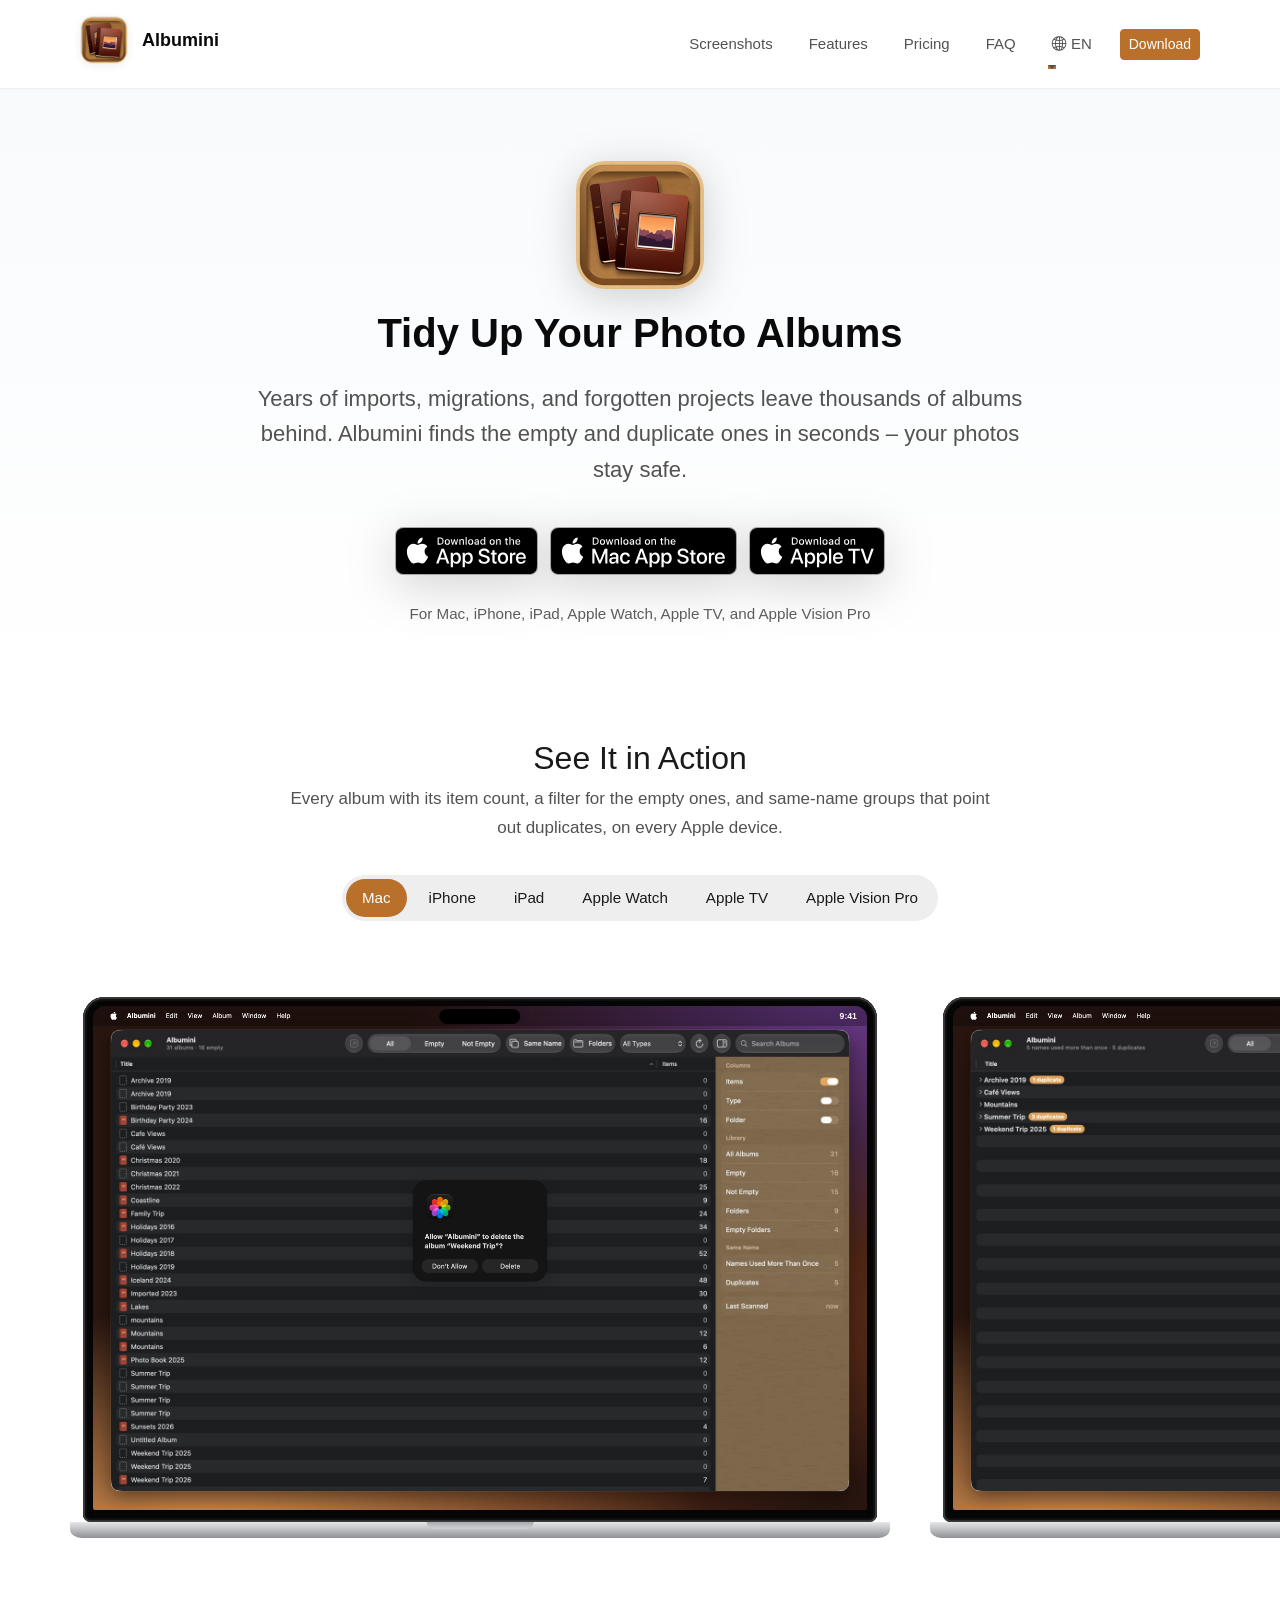
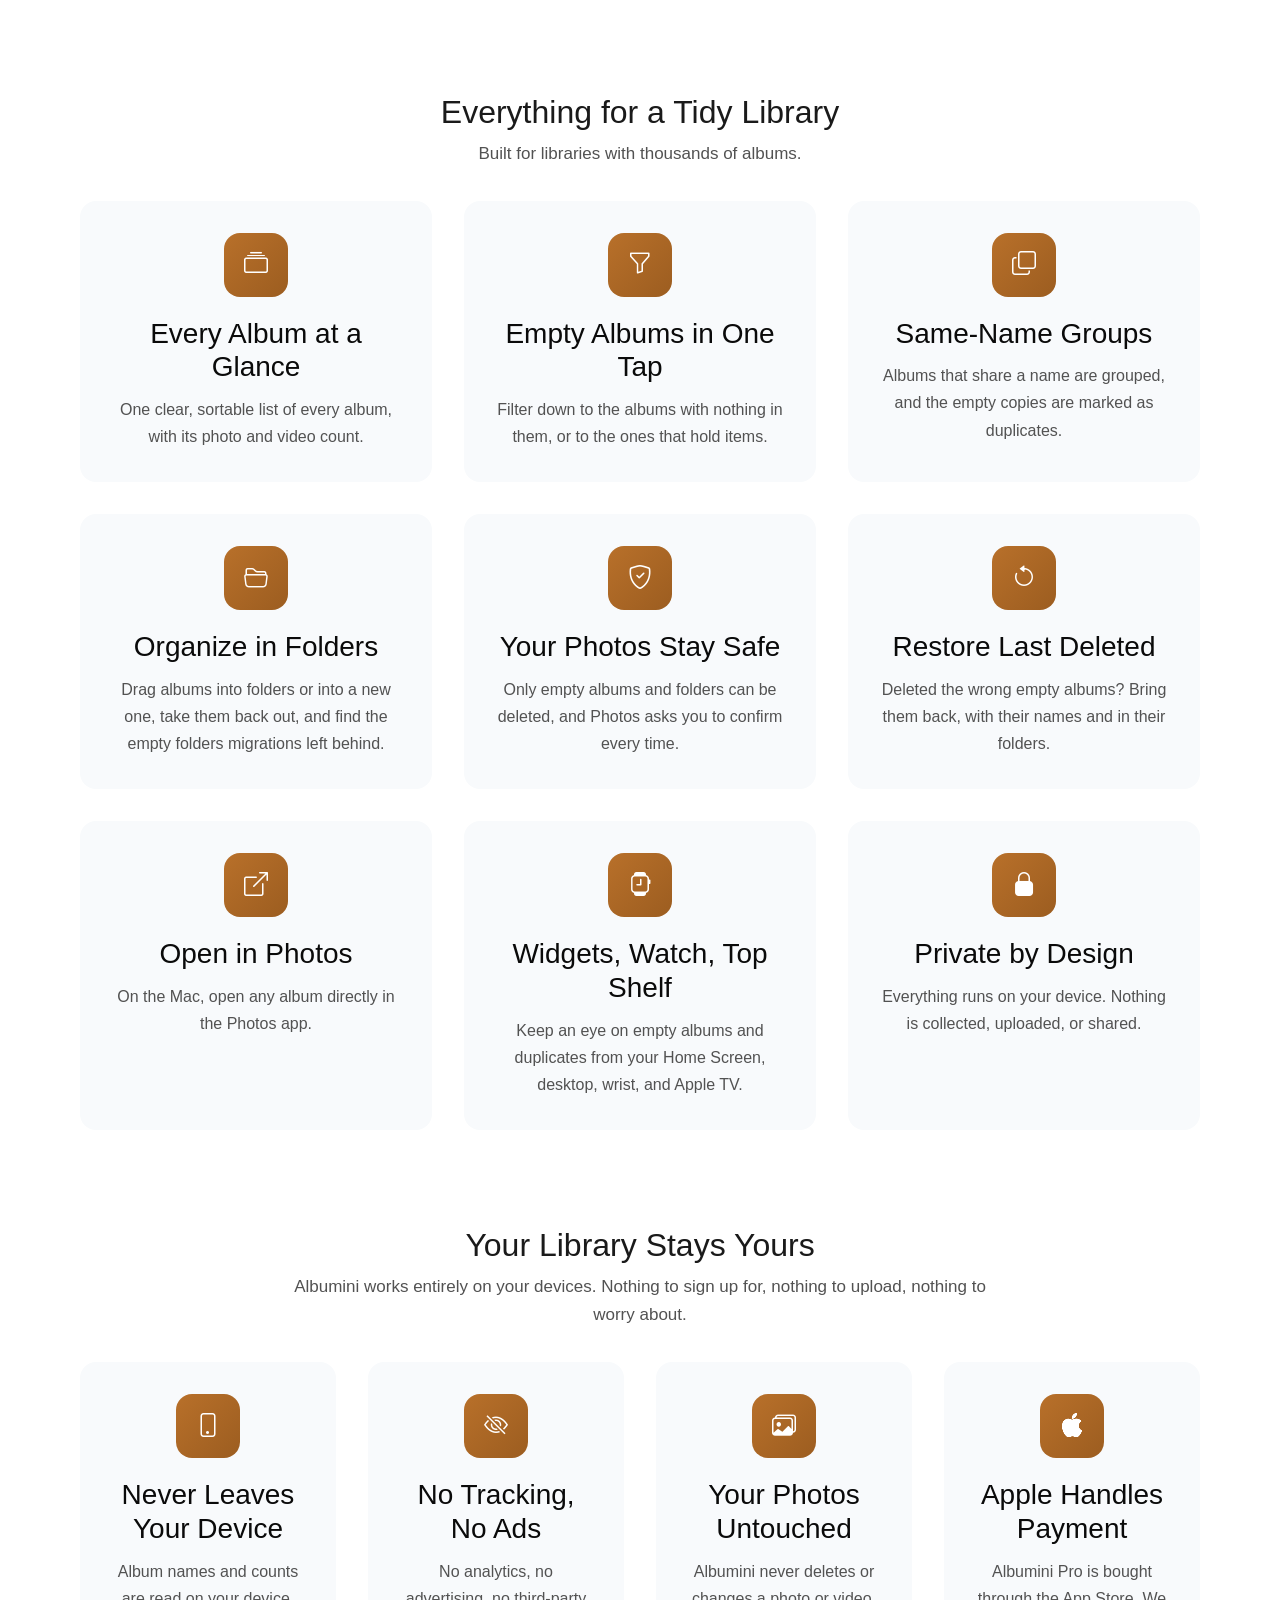
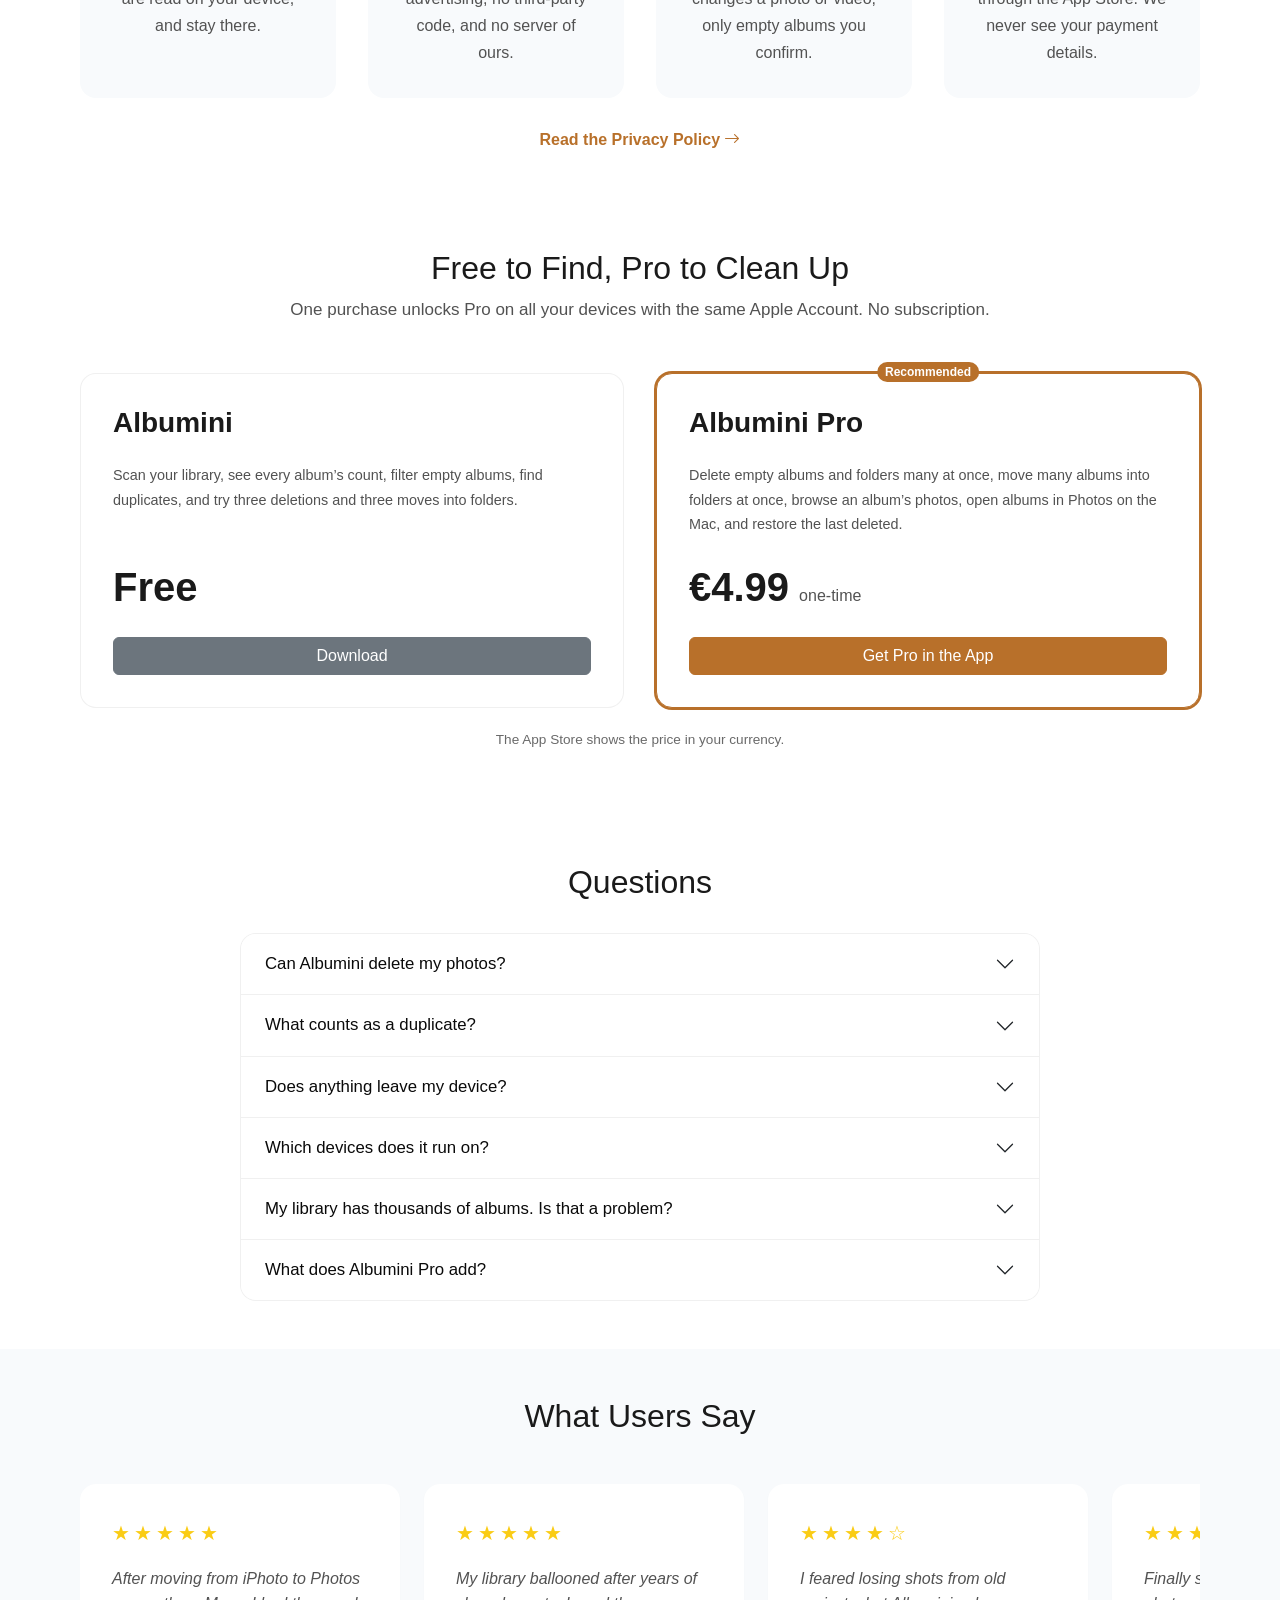
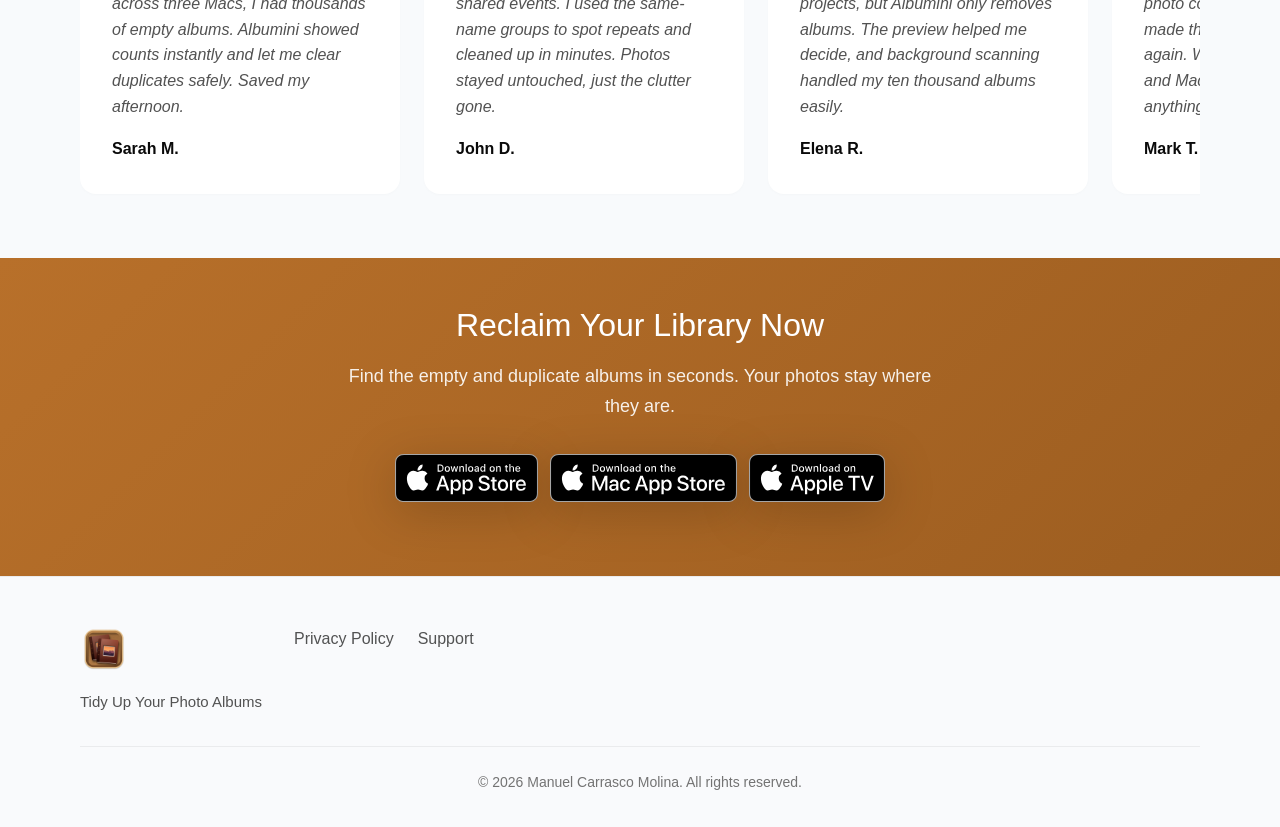
<file: index.html>
<!doctype html>
<html lang="en" data-light-theme="light" data-dark-theme="dark">
  <head>
    <meta charset="utf-8">
    <meta name="viewport" content="width=device-width, initial-scale=1">
    <title>Albumini – Tidy Up Your Photo Albums</title>
    <meta name="description" content="Years of imports, migrations, and forgotten projects leave thousands of albums behind. Albumini finds the empty and duplicate ones in seconds – your photos stay safe.">
    <meta name="author" content="Manuel Carrasco Molina">
    <meta property="og:site_name" content="Albumini">
    <meta property="og:title" content="Albumini – Tidy Up Your Photo Albums">
    <meta property="og:description" content="Years of imports, migrations, and forgotten projects leave thousands of albums behind. Albumini finds the empty and duplicate ones in seconds – your photos stay safe.">
    <meta property="og:url" content="https://albumini.objcgn.com/">
    <meta property="og:image" content="https://albumini.objcgn.com/images/og.jpg">
    <meta property="og:locale" content="en_US">
    <meta name="twitter:card" content="summary_large_image">
    <meta name="twitter:dnt" content="on">
    <meta name="apple-itunes-app" content="app-id=6824553211">
    <link rel="canonical" href="https://albumini.objcgn.com/">
    <link rel="alternate" hreflang="en" href="https://albumini.objcgn.com/">
    <link rel="alternate" hreflang="de" href="https://albumini.objcgn.com/de/">
    <link rel="alternate" hreflang="es" href="https://albumini.objcgn.com/es/">
    <link rel="alternate" hreflang="fr" href="https://albumini.objcgn.com/fr/">
    <link rel="alternate" hreflang="it" href="https://albumini.objcgn.com/it/">
    <link rel="alternate" hreflang="nl" href="https://albumini.objcgn.com/nl/">
    <link rel="alternate" hreflang="x-default" href="https://albumini.objcgn.com/">
    <link rel="icon" href="images/icon-256.png">
    <link rel="apple-touch-icon" href="images/icon-256.png">
    <link href="css/bootstrap.min.css" rel="stylesheet">
    <link href="css/bootstrap-icons.min.css" rel="stylesheet">
    <link href="css/ignite-core.min.css" rel="stylesheet">
    <link href="css/styles.css" rel="stylesheet">
    <link href="css/albumini.css" rel="stylesheet">
<script>
(function () {
  var langs = ["de", "es", "fr", "it", "nl"], chosen = null;
  try { chosen = localStorage.getItem("lang"); } catch (e) {}
  if (chosen === null) {
    var wanted = (navigator.languages || [navigator.language || ""]).map(function (l) { return l.slice(0, 2).toLowerCase(); });
    for (var i = 0; i < wanted.length; i++) {
      if (wanted[i] === "en") break;
      if (langs.indexOf(wanted[i]) >= 0) { location.replace(wanted[i] + "/" + location.hash); return; }
    }
  }
})();
</script>
  </head>
  <body>
    <header>
      <nav class="site-header navbar navbar-expand-md">
        <div class="container flex-wrap flex-lg-nowrap">
          <div class="me-2 me-md-auto">
            <a href="./" class="brand-link d-inline-flex align-items-center navbar-brand"><img src="images/icon-256.png" alt="" class="site-logo"><span class="brand-name">Albumini</span></a>
          </div>
          <button type="button" class="navbar-toggler btn" data-bs-toggle="collapse" data-bs-target="#navbarCollapse" aria-controls="navbarCollapse" aria-expanded="false" aria-label="Menu"><span class="navbar-toggler-icon"></span></button>
          <div id="navbarCollapse" class="collapse navbar-collapse">
            <ul class="navbar-nav mb-2 mb-md-0 col justify-content-end align-items-md-center">
              <li class="nav-item"><a href="#screenshots" class="nav-link text-nowrap">Screenshots</a></li>
              <li class="nav-item"><a href="#features" class="nav-link text-nowrap">Features</a></li>
              <li class="nav-item"><a href="#pricing" class="nav-link text-nowrap">Pricing</a></li>
              <li class="nav-item"><a href="#faq" class="nav-link text-nowrap">FAQ</a></li>
              <li class="nav-item dropdown"><a href="#" class="nav-link dropdown-toggle text-nowrap" role="button" data-bs-toggle="dropdown" aria-expanded="false" aria-label="Language"><i class="bi bi-globe2"></i> EN</a><ul class="dropdown-menu dropdown-menu-end"><li><a class="dropdown-item" href="./" lang="en" hreflang="en" data-lang="en" aria-current="true">English</a></li><li><a class="dropdown-item" href="de/" lang="de" hreflang="de" data-lang="de">Deutsch</a></li><li><a class="dropdown-item" href="es/" lang="es" hreflang="es" data-lang="es">Español</a></li><li><a class="dropdown-item" href="fr/" lang="fr" hreflang="fr" data-lang="fr">Français</a></li><li><a class="dropdown-item" href="it/" lang="it" hreflang="it" data-lang="it">Italiano</a></li><li><a class="dropdown-item" href="nl/" lang="nl" hreflang="nl" data-lang="nl">Nederlands</a></li></ul></li>
              <li class="nav-item"><a href="#download" class="text-nowrap btn btn-sm btn-primary">Download</a></li>
            </ul>
          </div>
        </div>
      </nav>
    </header>
    <main class="site-main">
      <section id="hero" class="hero hero-centered">
        <div class="container">
          <div class="hero-content">
            <img src="images/icon-256.png" alt="" class="hero-icon" width="128" height="128">
            <h1 class="hero-title">Tidy Up Your Photo Albums</h1>
            <p class="hero-subtitle">Years of imports, migrations, and forgotten projects leave thousands of albums behind. Albumini finds the empty and duplicate ones in seconds – your photos stay safe.</p>
            <div class="hero-cta store-badges"><a href="https://apps.apple.com/app/id6824553211" class="store-badge"><picture><source srcset="images/app-store-download-white.svg" media="(prefers-color-scheme: dark)"><img src="images/app-store-download-black.svg" alt="Download on the App Store" height="48"></picture></a><a href="https://apps.apple.com/app/id6824553211" class="store-badge"><picture><source srcset="images/mac-app-store-download-white.svg" media="(prefers-color-scheme: dark)"><img src="images/mac-app-store-download-black.svg" alt="Download on the Mac App Store" height="48"></picture></a><a href="https://apps.apple.com/app/id6824553211" class="store-badge"><picture><source srcset="images/apple-tv-download-white.svg" media="(prefers-color-scheme: dark)"><img src="images/apple-tv-download-black.svg" alt="Download on Apple TV" height="48"></picture></a></div>
            <p class="platforms-line">For Mac, iPhone, iPad, Apple Watch, Apple TV, and Apple Vision Pro</p>
          </div>
        </div>
      </section>
      <section id="screenshots" class="screenshots-section">
        <div class="container">
          <div class="section-header">
            <h2>See It in Action</h2>
            <p class="section-description">Every album with its item count, a filter for the empty ones, and same-name groups that point out duplicates, on every Apple device.</p>
          </div>
          <div class="platform-tabs" role="tablist">
            <button type="button" role="tab" id="tab-mac" aria-controls="panel-mac" aria-selected="true">Mac</button><button type="button" role="tab" id="tab-iphone" aria-controls="panel-iphone" aria-selected="false" tabindex="-1">iPhone</button><button type="button" role="tab" id="tab-ipad" aria-controls="panel-ipad" aria-selected="false" tabindex="-1">iPad</button><button type="button" role="tab" id="tab-watch" aria-controls="panel-watch" aria-selected="false" tabindex="-1">Apple Watch</button><button type="button" role="tab" id="tab-tv" aria-controls="panel-tv" aria-selected="false" tabindex="-1">Apple TV</button><button type="button" role="tab" id="tab-vision" aria-controls="panel-vision" aria-selected="false" tabindex="-1">Apple Vision Pro</button>
          </div>
        </div>
        <div class="platform-panels"><div role="tabpanel" id="panel-mac" aria-labelledby="tab-mac" class="platform-panel platform-mac">
<button type="button" class="shot" data-full="images/screens/en/mac-1-albums.jpg" aria-label="Albumini on Mac: a sortable table of 19 albums with their item counts, next to a sidebar with column options and library statistics: 10 empty, 9 not empty, and 4 duplicates."><span class="device macbook"><span class="lid"><span class="screen"><span class="menu-bar"><img class="menu" src="images/screens/en/menu-bar.png" alt="" loading="lazy" decoding="async"><span class="clock">9:41</span></span><span class="island"></span><img class="window" src="images/screens/en/mac-1-albums.jpg" alt="Albumini on Mac: a sortable table of 19 albums with their item counts, next to a sidebar with column options and library statistics: 10 empty, 9 not empty, and 4 duplicates." loading="lazy" decoding="async"><img class="prompt" src="images/screens/en/delete-prompt.png" alt="" loading="lazy" decoding="async" style="width: 27.11%; height: 35.22%"></span></span><span class="base"></span></span></button>
<button type="button" class="shot" data-full="images/screens/en/mac-2-same-name.jpg" aria-label="Albumini on Mac grouping albums that share a name into folding rows: Archive 2019 with 1 duplicate, Café Views, Mountains, and Summer Trip with 3 duplicates."><span class="device macbook"><span class="lid"><span class="screen"><span class="menu-bar"><img class="menu" src="images/screens/en/menu-bar.png" alt="" loading="lazy" decoding="async"><span class="clock">9:41</span></span><span class="island"></span><img class="window" src="images/screens/en/mac-2-same-name.jpg" alt="Albumini on Mac grouping albums that share a name into folding rows: Archive 2019 with 1 duplicate, Café Views, Mountains, and Summer Trip with 3 duplicates." loading="lazy" decoding="async"></span></span><span class="base"></span></span></button>
<button type="button" class="shot" data-full="images/screens/en/mac-3-empty.jpg" aria-label="Albumini on Mac with the Empty filter selected: a table of 10 albums that all contain 0 items, ready to be reviewed and deleted."><span class="device macbook"><span class="lid"><span class="screen"><span class="menu-bar"><img class="menu" src="images/screens/en/menu-bar.png" alt="" loading="lazy" decoding="async"><span class="clock">9:41</span></span><span class="island"></span><img class="window" src="images/screens/en/mac-3-empty.jpg" alt="Albumini on Mac with the Empty filter selected: a table of 10 albums that all contain 0 items, ready to be reviewed and deleted." loading="lazy" decoding="async"></span></span><span class="base"></span></span></button>
</div><div role="tabpanel" id="panel-iphone" aria-labelledby="tab-iphone" class="platform-panel platform-iphone" hidden>
<button type="button" class="shot" data-full="images/screens/en/iphone-1-albums.jpg" aria-label="Albumini on iPhone: a list of photo albums, each with its number of items. Most albums show 0, revealing how many are empty."><span class="device iphone"><span class="screen"><img src="images/screens/en/iphone-1-albums.jpg" alt="Albumini on iPhone: a list of photo albums, each with its number of items. Most albums show 0, revealing how many are empty." loading="lazy" decoding="async"><span class="island"></span></span></span></button>
<button type="button" class="shot" data-full="images/screens/en/iphone-2-same-name.jpg" aria-label="Albumini on iPhone grouping albums that share a name: Archive 2019 with 1 duplicate, Cafe Visits, Family, and Summer Trip with 3 duplicates, each showing how many albums it contains."><span class="device iphone"><span class="screen"><img src="images/screens/en/iphone-2-same-name.jpg" alt="Albumini on iPhone grouping albums that share a name: Archive 2019 with 1 duplicate, Cafe Visits, Family, and Summer Trip with 3 duplicates, each showing how many albums it contains." loading="lazy" decoding="async"><span class="island"></span></span></span></button>
<button type="button" class="shot" data-full="images/screens/en/iphone-3-empty.jpg" aria-label="Albumini on iPhone filtered to empty albums only: a list of albums that all contain 0 items, including four called Summer Trip."><span class="device iphone"><span class="screen"><img src="images/screens/en/iphone-3-empty.jpg" alt="Albumini on iPhone filtered to empty albums only: a list of albums that all contain 0 items, including four called Summer Trip." loading="lazy" decoding="async"><span class="island"></span></span></span></button>
</div><div role="tabpanel" id="panel-ipad" aria-labelledby="tab-ipad" class="platform-panel platform-ipad" hidden>
<button type="button" class="shot" data-full="images/screens/en/ipad-1-albums.jpg" aria-label="Albumini on iPad: the album list with item counts next to an options panel showing 19 albums, 10 empty, 9 not empty, and 4 duplicates."><span class="device ipad"><span class="screen"><img src="images/screens/en/ipad-1-albums.jpg" alt="Albumini on iPad: the album list with item counts next to an options panel showing 19 albums, 10 empty, 9 not empty, and 4 duplicates." loading="lazy" decoding="async"></span></span></button>
<button type="button" class="shot" data-full="images/screens/en/ipad-2-same-name.jpg" aria-label="Albumini on iPad with albums grouped by name: Archive 2019 with 1 duplicate, Café Views, Mountains, and Summer Trip with 3 duplicates."><span class="device ipad"><span class="screen"><img src="images/screens/en/ipad-2-same-name.jpg" alt="Albumini on iPad with albums grouped by name: Archive 2019 with 1 duplicate, Café Views, Mountains, and Summer Trip with 3 duplicates." loading="lazy" decoding="async"></span></span></button>
<button type="button" class="shot" data-full="images/screens/en/ipad-3-empty.jpg" aria-label="Albumini on iPad showing only the empty albums, ready to be selected and deleted."><span class="device ipad"><span class="screen"><img src="images/screens/en/ipad-3-empty.jpg" alt="Albumini on iPad showing only the empty albums, ready to be selected and deleted." loading="lazy" decoding="async"></span></span></button>
</div><div role="tabpanel" id="panel-watch" aria-labelledby="tab-watch" class="platform-panel platform-watch" hidden>
<button type="button" class="shot" data-full="images/screens/en/watch-1-counts.jpg" aria-label="Albumini on Apple Watch: 463 empty albums, 58 duplicates, and 7,637 albums in all."><span class="device watch"><span class="screen"><img src="images/screens/en/watch-1-counts.jpg" alt="Albumini on Apple Watch: 463 empty albums, 58 duplicates, and 7,637 albums in all." loading="lazy" decoding="async"></span></span></button>
<button type="button" class="shot" data-full="images/screens/en/watch-2-empty.jpg" aria-label="Albumini on Apple Watch listing empty albums."><span class="device watch"><span class="screen"><img src="images/screens/en/watch-2-empty.jpg" alt="Albumini on Apple Watch listing empty albums." loading="lazy" decoding="async"></span></span></button>
<button type="button" class="shot" data-full="images/screens/en/watch-3-duplicates.jpg" aria-label="Albumini on Apple Watch listing duplicate albums."><span class="device watch"><span class="screen"><img src="images/screens/en/watch-3-duplicates.jpg" alt="Albumini on Apple Watch listing duplicate albums." loading="lazy" decoding="async"></span></span></button>
</div><div role="tabpanel" id="panel-tv" aria-labelledby="tab-tv" class="platform-panel platform-tv" hidden>
<button type="button" class="shot" data-full="images/screens/en/tv-1-top-shelf.jpg" aria-label="The Apple TV Home Screen with Albumini’s Top Shelf showing empty albums, Cafe Views and mountains."><span class="device tv"><span class="screen"><img src="images/screens/en/tv-1-top-shelf.jpg" alt="The Apple TV Home Screen with Albumini’s Top Shelf showing empty albums, Cafe Views and mountains." loading="lazy" decoding="async"></span><span class="stand"></span></span></button>
<button type="button" class="shot" data-full="images/screens/en/tv-2-albums.jpg" aria-label="Albumini on Apple TV: large filter buttons for all, empty, or non-empty albums above the list of albums and their item counts."><span class="device tv"><span class="screen"><img src="images/screens/en/tv-2-albums.jpg" alt="Albumini on Apple TV: large filter buttons for all, empty, or non-empty albums above the list of albums and their item counts." loading="lazy" decoding="async"></span><span class="stand"></span></span></button>
<button type="button" class="shot" data-full="images/screens/en/tv-3-duplicates.jpg" aria-label="Albumini on Apple TV grouping albums by name, with 1 duplicate in Archive 2019 and 3 duplicates in Summer Trip."><span class="device tv"><span class="screen"><img src="images/screens/en/tv-3-duplicates.jpg" alt="Albumini on Apple TV grouping albums by name, with 1 duplicate in Archive 2019 and 3 duplicates in Summer Trip." loading="lazy" decoding="async"></span><span class="stand"></span></span></button>
<button type="button" class="shot" data-full="images/screens/en/tv-4-statistics.jpg" aria-label="Albumini on Apple TV showing library statistics: albums, empty albums, and duplicates."><span class="device tv"><span class="screen"><img src="images/screens/en/tv-4-statistics.jpg" alt="Albumini on Apple TV showing library statistics: albums, empty albums, and duplicates." loading="lazy" decoding="async"></span><span class="stand"></span></span></button>
</div><div role="tabpanel" id="panel-vision" aria-labelledby="tab-vision" class="platform-panel platform-vision" hidden>
<button type="button" class="shot" data-full="images/screens/en/vision-1-albums.jpg" aria-label="Albumini on Apple Vision Pro: a window with the album list and its options, floating in a living room."><span class="device vision"><span class="screen"><img src="images/screens/en/vision-1-albums.jpg" alt="Albumini on Apple Vision Pro: a window with the album list and its options, floating in a living room." loading="lazy" decoding="async"></span></span></button>
<button type="button" class="shot" data-full="images/screens/en/vision-2-same-name.jpg" aria-label="Albumini on Apple Vision Pro grouping albums that share a name."><span class="device vision"><span class="screen"><img src="images/screens/en/vision-2-same-name.jpg" alt="Albumini on Apple Vision Pro grouping albums that share a name." loading="lazy" decoding="async"></span></span></button>
<button type="button" class="shot" data-full="images/screens/en/vision-3-empty.jpg" aria-label="Albumini on Apple Vision Pro showing only the empty albums."><span class="device vision"><span class="screen"><img src="images/screens/en/vision-3-empty.jpg" alt="Albumini on Apple Vision Pro showing only the empty albums." loading="lazy" decoding="async"></span></span></button>
</div></div>
      </section>
      <section id="features" class="features-section features-grid-layout">
        <div class="container">
          <div class="section-header">
            <h2>Everything for a Tidy Library</h2>
            <p class="section-description">Built for libraries with thousands of albums.</p>
          </div>
          <div class="features-grid">
<div class="feature-card"><div class="feature-icon"><i class="feature-icon-image bi-collection"></i></div><h3 class="feature-title">Every Album at a Glance</h3><p class="feature-description">One clear, sortable list of every album, with its photo and video count.</p></div>
<div class="feature-card"><div class="feature-icon"><i class="feature-icon-image bi-funnel"></i></div><h3 class="feature-title">Empty Albums in One Tap</h3><p class="feature-description">Filter down to the albums with nothing in them, or to the ones that hold items.</p></div>
<div class="feature-card"><div class="feature-icon"><i class="feature-icon-image bi-copy"></i></div><h3 class="feature-title">Same-Name Groups</h3><p class="feature-description">Albums that share a name are grouped, and the empty copies are marked as duplicates.</p></div>
<div class="feature-card"><div class="feature-icon"><i class="feature-icon-image bi-folder2-open"></i></div><h3 class="feature-title">Organize in Folders</h3><p class="feature-description">Drag albums into folders or into a new one, take them back out, and find the empty folders migrations left behind.</p></div>
<div class="feature-card"><div class="feature-icon"><i class="feature-icon-image bi-shield-check"></i></div><h3 class="feature-title">Your Photos Stay Safe</h3><p class="feature-description">Only empty albums and folders can be deleted, and Photos asks you to confirm every time.</p></div>
<div class="feature-card"><div class="feature-icon"><i class="feature-icon-image bi-arrow-counterclockwise"></i></div><h3 class="feature-title">Restore Last Deleted</h3><p class="feature-description">Deleted the wrong empty albums? Bring them back, with their names and in their folders.</p></div>
<div class="feature-card"><div class="feature-icon"><i class="feature-icon-image bi-box-arrow-up-right"></i></div><h3 class="feature-title">Open in Photos</h3><p class="feature-description">On the Mac, open any album directly in the Photos app.</p></div>
<div class="feature-card"><div class="feature-icon"><i class="feature-icon-image bi-smartwatch"></i></div><h3 class="feature-title">Widgets, Watch, Top Shelf</h3><p class="feature-description">Keep an eye on empty albums and duplicates from your Home Screen, desktop, wrist, and Apple TV.</p></div>
<div class="feature-card"><div class="feature-icon"><i class="feature-icon-image bi-lock-fill"></i></div><h3 class="feature-title">Private by Design</h3><p class="feature-description">Everything runs on your device. Nothing is collected, uploaded, or shared.</p></div>
          </div>
        </div>
      </section>
      <section id="privacy" class="features-section privacy-section">
        <div class="container">
          <div class="section-header">
            <h2>Your Library Stays Yours</h2>
            <p class="section-description">Albumini works entirely on your devices. Nothing to sign up for, nothing to upload, nothing to worry about.</p>
          </div>
          <div class="features-grid privacy-grid">
<div class="feature-card"><div class="feature-icon"><i class="feature-icon-image bi-phone"></i></div><h3 class="feature-title">Never Leaves Your Device</h3><p class="feature-description">Album names and counts are read on your device, and stay there.</p></div>
<div class="feature-card"><div class="feature-icon"><i class="feature-icon-image bi-eye-slash"></i></div><h3 class="feature-title">No Tracking, No Ads</h3><p class="feature-description">No analytics, no advertising, no third-party code, and no server of ours.</p></div>
<div class="feature-card"><div class="feature-icon"><i class="feature-icon-image bi-images"></i></div><h3 class="feature-title">Your Photos Untouched</h3><p class="feature-description">Albumini never deletes or changes a photo or video, only empty albums you confirm.</p></div>
<div class="feature-card"><div class="feature-icon"><i class="feature-icon-image bi-apple"></i></div><h3 class="feature-title">Apple Handles Payment</h3><p class="feature-description">Albumini Pro is bought through the App Store. We never see your payment details.</p></div>
          </div>
          <p class="privacy-link"><a href="privacy.html">Read the Privacy Policy <i class="bi bi-arrow-right"></i></a></p>
        </div>
      </section>
      <section id="pricing" class="pricing-section">
        <div class="container">
          <div class="section-header">
            <h2>Free to Find, Pro to Clean Up</h2>
            <p class="section-description">One purchase unlocks Pro on all your devices with the same Apple Account. No subscription.</p>
          </div>
          <div class="pricing-content">
            <div class="pricing-tiers">
              <div class="pricing-tier">
                <h3 class="pricing-tier-name">Albumini</h3>
                <p class="pricing-tier-description">Scan your library, see every album’s count, filter empty albums, find duplicates, and try three deletions and three moves into folders.</p>
                <div class="pricing-price"><div class="pricing-price-line"><span class="pricing-amount">Free</span></div></div>
                <a href="#download" class="pricing-cta btn btn-secondary">Download</a>
              </div>
              <div class="pricing-tier pricing-tier-highlighted">
                <span class="pricing-badge badge text-bg-primary rounded-pill">Recommended</span>
                <h3 class="pricing-tier-name">Albumini Pro</h3>
                <p class="pricing-tier-description">Delete empty albums and folders many at once, move many albums into folders at once, browse an album’s photos, open albums in Photos on the Mac, and restore the last deleted.</p>
                <div class="pricing-price"><div class="pricing-price-line"><span class="pricing-amount">€4.99</span><span class="pricing-period pricing-period-onetime">one-time</span></div></div>
                <a href="#download" class="pricing-cta btn btn-primary">Get Pro in the App</a>
              </div>
            </div>
            <p class="price-note">The App Store shows the price in your currency.</p>
          </div>
        </div>
      </section>
      <section id="faq" class="faq-section">
        <div class="container">
          <div class="section-header"><h2>Questions</h2></div>
          <div class="faq-content faq-accordion-layout">
            <div id="faq" class="faq-accordion accordion">
<div class="accordion-item"><h3 class="accordion-header"><button type="button" class="accordion-button collapsed" data-bs-toggle="collapse" data-bs-target="#faq-0" aria-expanded="false" aria-controls="faq-0">Can Albumini delete my photos?</button></h3><div id="faq-0" class="accordion-collapse collapse" data-bs-parent="#faq"><div class="accordion-body"><p class="faq-answer">No. Albumini only deletes empty albums and empty folders, and Photos asks you to confirm each time. Deleting an album never deletes a photo.</p></div></div></div>
<div class="accordion-item"><h3 class="accordion-header"><button type="button" class="accordion-button collapsed" data-bs-toggle="collapse" data-bs-target="#faq-1" aria-expanded="false" aria-controls="faq-1">What counts as a duplicate?</button></h3><div id="faq-1" class="accordion-collapse collapse" data-bs-parent="#faq"><div class="accordion-body"><p class="faq-answer">Albums with the same name. Same Name groups them, ignoring upper and lower case, accents, and extra spaces, and marks the empty copies as duplicates, so you can keep one of each.</p></div></div></div>
<div class="accordion-item"><h3 class="accordion-header"><button type="button" class="accordion-button collapsed" data-bs-toggle="collapse" data-bs-target="#faq-2" aria-expanded="false" aria-controls="faq-2">Does anything leave my device?</button></h3><div id="faq-2" class="accordion-collapse collapse" data-bs-parent="#faq"><div class="accordion-body"><p class="faq-answer">No. Albumini reads album names and item counts on your device and collects nothing.</p></div></div></div>
<div class="accordion-item"><h3 class="accordion-header"><button type="button" class="accordion-button collapsed" data-bs-toggle="collapse" data-bs-target="#faq-3" aria-expanded="false" aria-controls="faq-3">Which devices does it run on?</button></h3><div id="faq-3" class="accordion-collapse collapse" data-bs-parent="#faq"><div class="accordion-body"><p class="faq-answer">Mac, iPhone, iPad, Apple Watch, Apple TV, and Apple Vision Pro. One Albumini Pro purchase unlocks all of them.</p></div></div></div>
<div class="accordion-item"><h3 class="accordion-header"><button type="button" class="accordion-button collapsed" data-bs-toggle="collapse" data-bs-target="#faq-4" aria-expanded="false" aria-controls="faq-4">My library has thousands of albums. Is that a problem?</button></h3><div id="faq-4" class="accordion-collapse collapse" data-bs-parent="#faq"><div class="accordion-body"><p class="faq-answer">No, Albumini is built for that. The first scan runs in the background, and the list opens instantly afterwards.</p></div></div></div>
<div class="accordion-item"><h3 class="accordion-header"><button type="button" class="accordion-button collapsed" data-bs-toggle="collapse" data-bs-target="#faq-5" aria-expanded="false" aria-controls="faq-5">What does Albumini Pro add?</button></h3><div id="faq-5" class="accordion-collapse collapse" data-bs-parent="#faq"><div class="accordion-body"><p class="faq-answer">Without Pro, you can delete three times on Mac, iPhone, and iPad. Pro deletes without limits and many albums at once, shows an album’s photos, and restores the albums you deleted last.</p></div></div></div>
            </div>
          </div>
        </div>
      </section>
      <section id="reviews" class="testimonials-section testimonials-carousel">
        <div class="container">
          <div class="section-header"><h2>What Users Say</h2></div>
          <div class="testimonials-scroll">
<div class="testimonial-card"><div class="testimonial-rating" aria-label="5/5"><span class="star">★</span><span class="star">★</span><span class="star">★</span><span class="star">★</span><span class="star">★</span></div><p class="testimonial-quote">After moving from iPhoto to Photos across three Macs, I had thousands of empty albums. Albumini showed counts instantly and let me clear duplicates safely. Saved my afternoon.</p><p class="testimonial-author">Sarah M.</p></div>
<div class="testimonial-card"><div class="testimonial-rating" aria-label="5/5"><span class="star">★</span><span class="star">★</span><span class="star">★</span><span class="star">★</span><span class="star">★</span></div><p class="testimonial-quote">My library ballooned after years of shared events. I used the same-name groups to spot repeats and cleaned up in minutes. Photos stayed untouched, just the clutter gone.</p><p class="testimonial-author">John D.</p></div>
<div class="testimonial-card"><div class="testimonial-rating" aria-label="4/5"><span class="star">★</span><span class="star">★</span><span class="star">★</span><span class="star">★</span><span class="star">☆</span></div><p class="testimonial-quote">I feared losing shots from old projects, but Albumini only removes albums. The preview helped me decide, and background scanning handled my ten thousand albums easily.</p><p class="testimonial-author">Elena R.</p></div>
<div class="testimonial-card"><div class="testimonial-rating" aria-label="5/5"><span class="star">★</span><span class="star">★</span><span class="star">★</span><span class="star">★</span><span class="star">★</span></div><p class="testimonial-quote">Finally saw every album with its photo count. Filtering empty ones made the sidebar manageable again. Works across my iPhone and Mac without uploading anything.</p><p class="testimonial-author">Mark T.</p></div>
          </div>
        </div>
      </section>
      <section id="download" class="download-section">
        <div class="container">
          <div class="download-content">
            <h2>Reclaim Your Library Now</h2>
            <p class="download-description">Find the empty and duplicate albums in seconds. Your photos stay where they are.</p>
            <div class="store-badges"><a href="https://apps.apple.com/app/id6824553211" class="store-badge"><picture><source srcset="images/app-store-download-white.svg" media="(prefers-color-scheme: dark)"><img src="images/app-store-download-black.svg" alt="Download on the App Store" height="48"></picture></a><a href="https://apps.apple.com/app/id6824553211" class="store-badge"><picture><source srcset="images/mac-app-store-download-white.svg" media="(prefers-color-scheme: dark)"><img src="images/mac-app-store-download-black.svg" alt="Download on the Mac App Store" height="48"></picture></a><a href="https://apps.apple.com/app/id6824553211" class="store-badge"><picture><source srcset="images/apple-tv-download-white.svg" media="(prefers-color-scheme: dark)"><img src="images/apple-tv-download-black.svg" alt="Download on Apple TV" height="48"></picture></a></div>
          </div>
        </div>
      </section>
    </main>
    <footer class="site-footer">
      <div class="container">
        <div class="footer-content">
          <div class="footer-brand">
            <img src="images/footer-logo.png" alt="" class="footer-logo">
            <p class="footer-tagline">Tidy Up Your Photo Albums</p>
          </div>
          <ul class="footer-nav">
            <li><a href="privacy.html">Privacy Policy</a></li>
            <li><a href="mailto:support@objcgn.com">Support</a></li>
          </ul>
        </div>
        <div class="footer-copyright"><p>© 2026 Manuel Carrasco Molina. All rights reserved.</p></div>
      </div>
    </footer>
    <dialog id="lightbox" class="lightbox"><img alt=""></dialog>
    <script src="js/bootstrap.bundle.min.js"></script>
    <script src="js/ignite-core.js"></script>
    <script>
document.querySelectorAll("[data-lang]").forEach(function (a) {
  a.addEventListener("click", function () { try { localStorage.setItem("lang", a.dataset.lang); } catch (e) {} });
});
document.querySelectorAll(".platform-tabs [role=tab]").forEach(function (tab) {
  tab.addEventListener("click", function () {
    document.querySelectorAll(".platform-tabs [role=tab]").forEach(function (t) {
      var on = t === tab;
      t.setAttribute("aria-selected", on);
      t.tabIndex = on ? 0 : -1;
      document.getElementById(t.getAttribute("aria-controls")).hidden = !on;
    });
  });
});
window.addEventListener("load", function () {
  document.querySelectorAll(".platform-panel img[loading=lazy]").forEach(function (img) { img.loading = "eager"; });
});
var lightbox = document.getElementById("lightbox");
document.querySelectorAll(".shot").forEach(function (shot) {
  shot.addEventListener("click", function () {
    var img = lightbox.querySelector("img");
    img.src = shot.dataset.full;
    img.alt = shot.getAttribute("aria-label");
    lightbox.showModal();
  });
});
lightbox.addEventListener("click", function () { lightbox.close(); });
</script>
  </body>
</html>
</file>
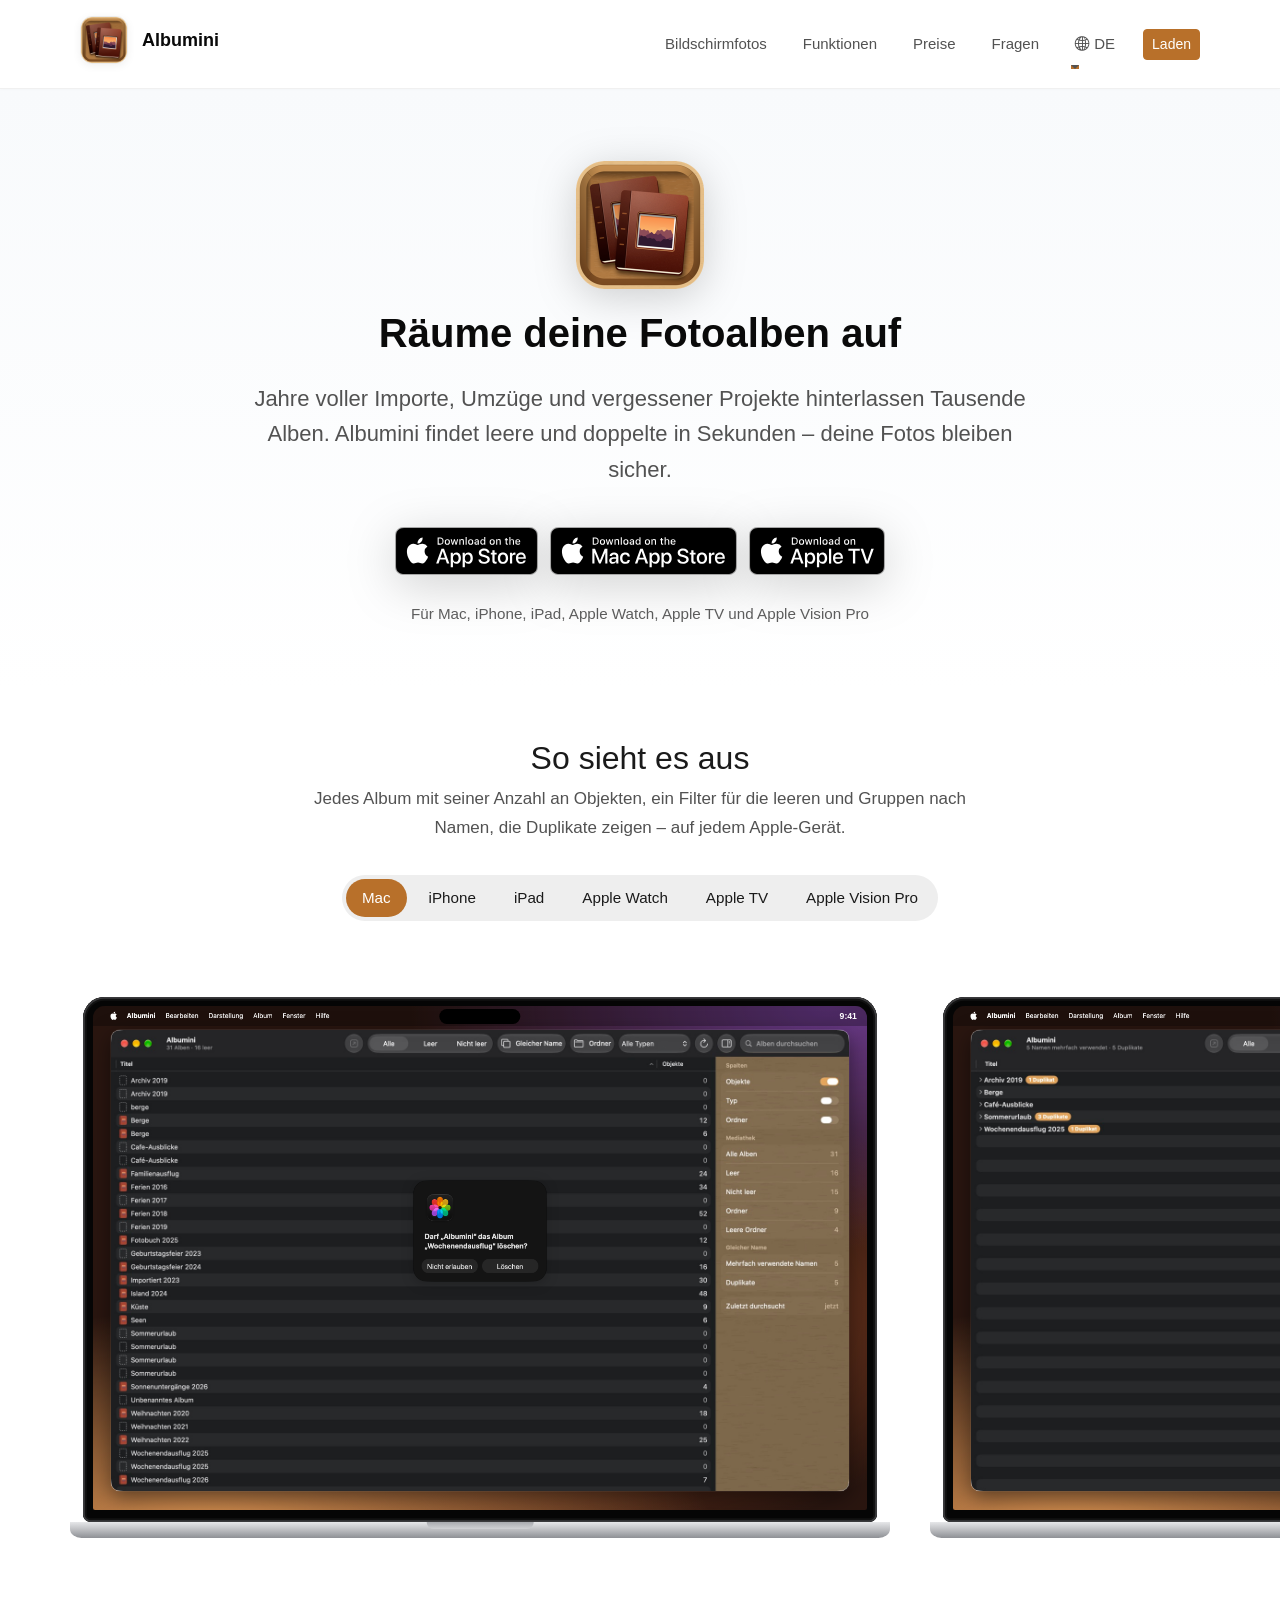
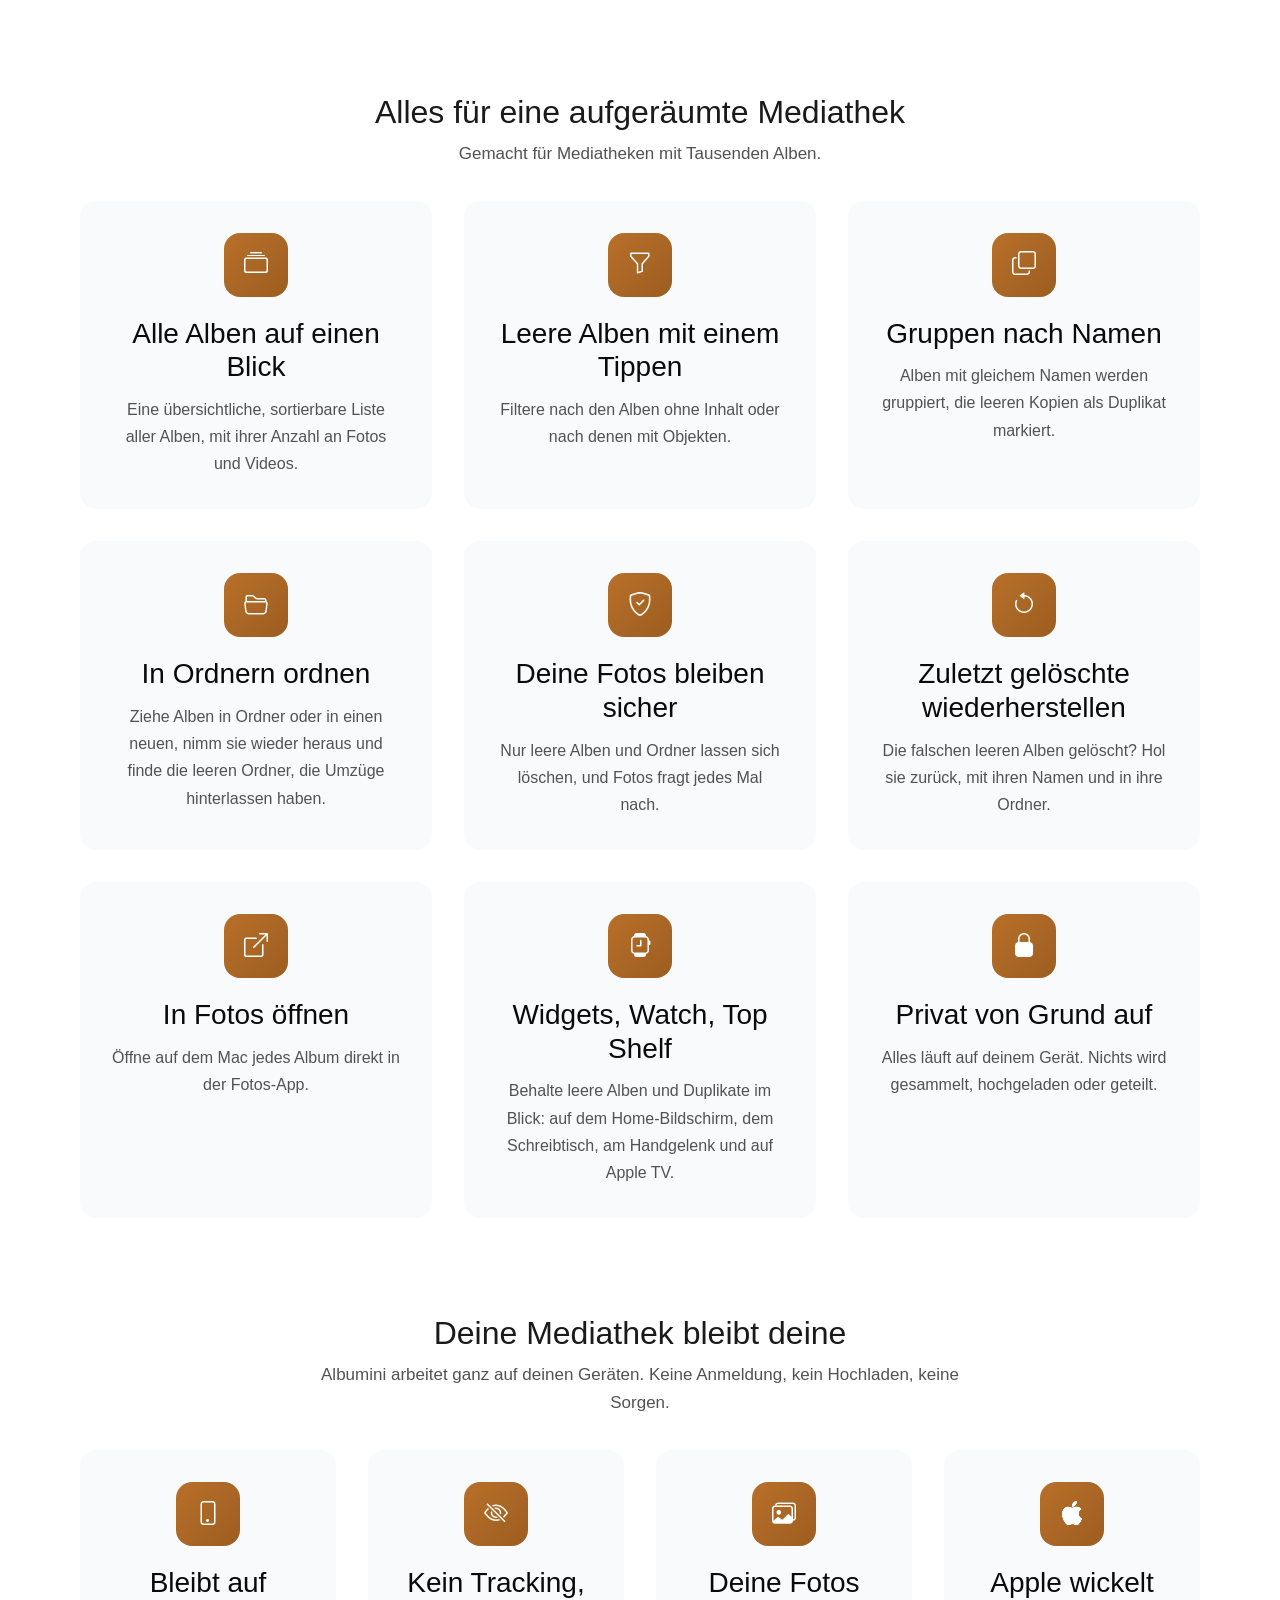
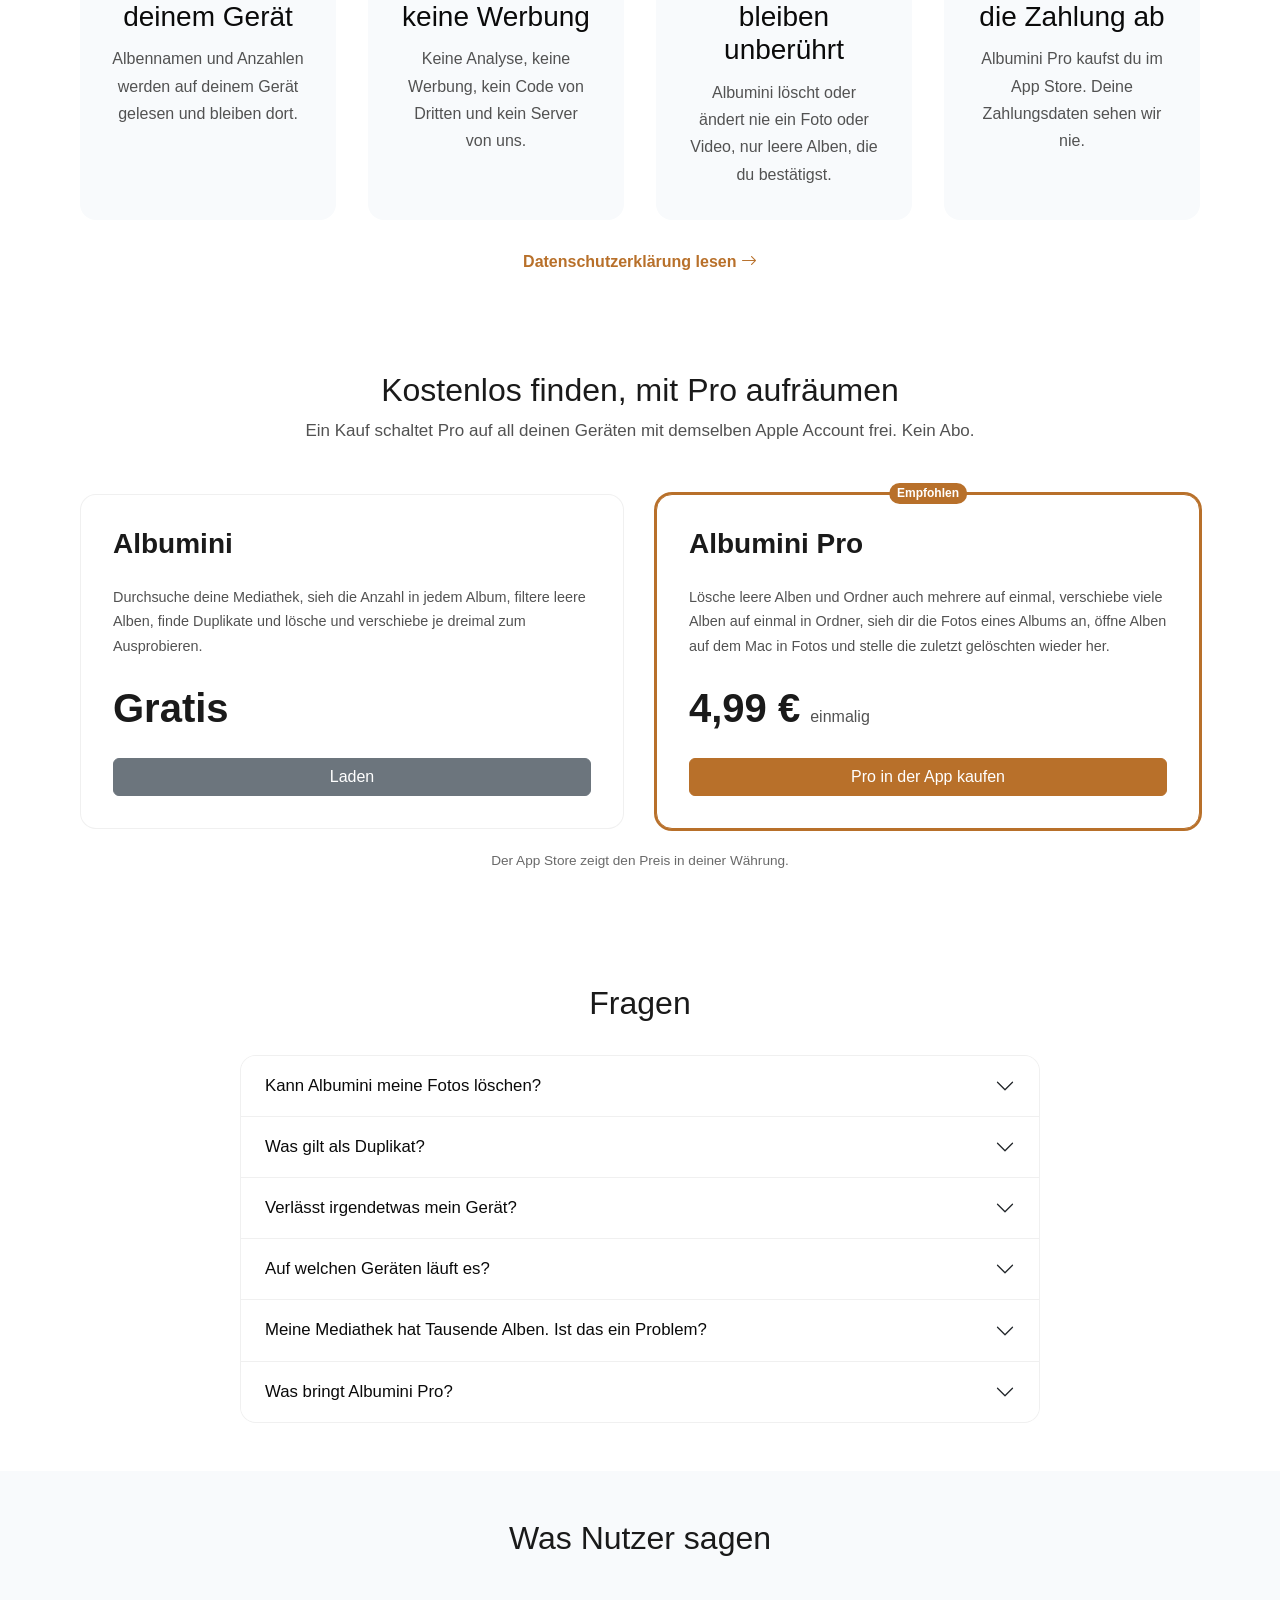
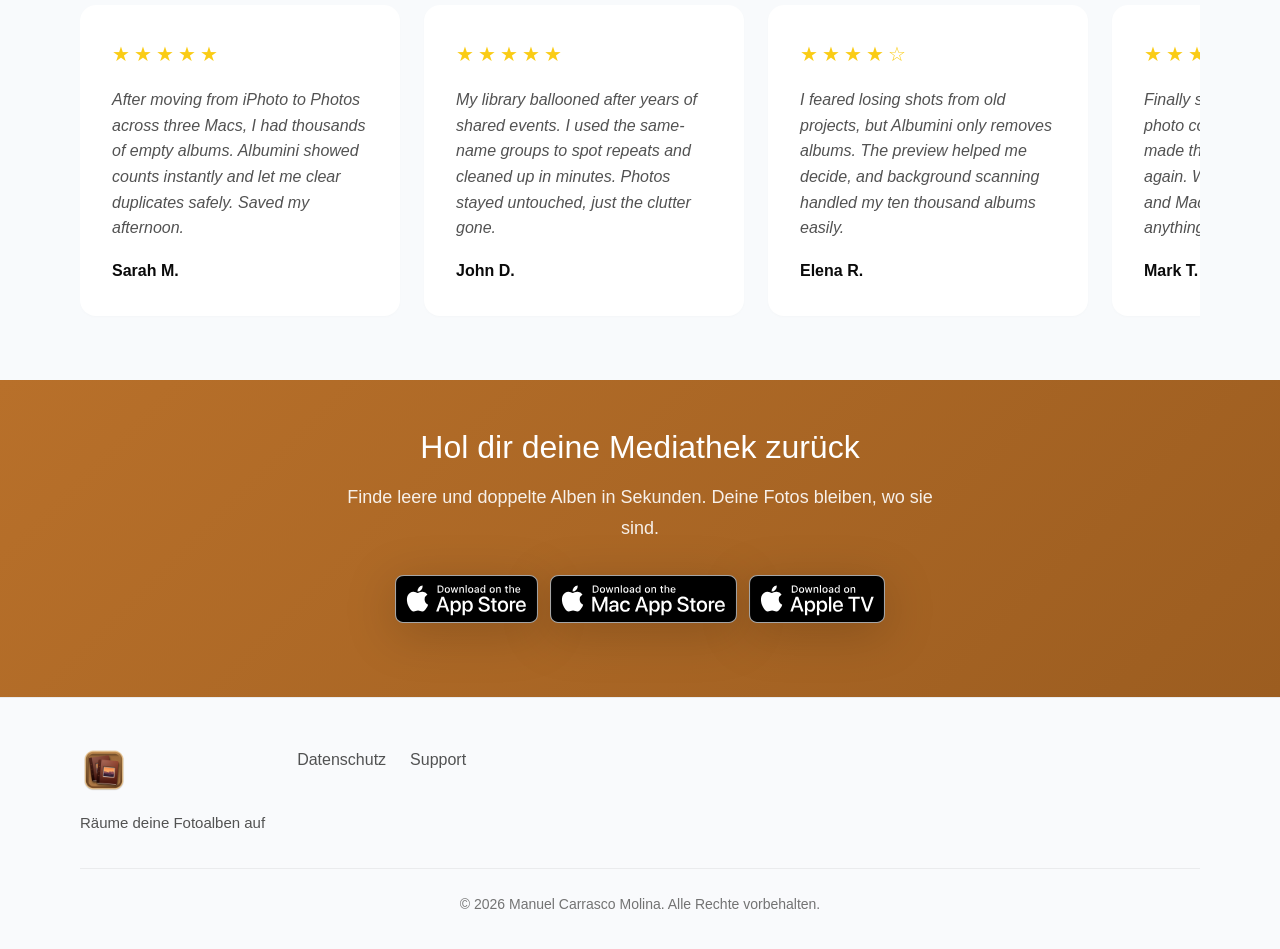
<file: de/index.html>
<!doctype html>
<html lang="de" data-light-theme="light" data-dark-theme="dark">
  <head>
    <meta charset="utf-8">
    <meta name="viewport" content="width=device-width, initial-scale=1">
    <title>Albumini – Räume deine Fotoalben auf</title>
    <meta name="description" content="Jahre voller Importe, Umzüge und vergessener Projekte hinterlassen Tausende Alben. Albumini findet leere und doppelte in Sekunden – deine Fotos bleiben sicher.">
    <meta name="author" content="Manuel Carrasco Molina">
    <meta property="og:site_name" content="Albumini">
    <meta property="og:title" content="Albumini – Räume deine Fotoalben auf">
    <meta property="og:description" content="Jahre voller Importe, Umzüge und vergessener Projekte hinterlassen Tausende Alben. Albumini findet leere und doppelte in Sekunden – deine Fotos bleiben sicher.">
    <meta property="og:url" content="https://albumini.objcgn.com/de/">
    <meta property="og:image" content="https://albumini.objcgn.com/images/og.jpg">
    <meta property="og:locale" content="de_DE">
    <meta name="twitter:card" content="summary_large_image">
    <meta name="twitter:dnt" content="on">
    <meta name="apple-itunes-app" content="app-id=6824553211">
    <link rel="canonical" href="https://albumini.objcgn.com/de/">
    <link rel="alternate" hreflang="en" href="https://albumini.objcgn.com/">
    <link rel="alternate" hreflang="de" href="https://albumini.objcgn.com/de/">
    <link rel="alternate" hreflang="es" href="https://albumini.objcgn.com/es/">
    <link rel="alternate" hreflang="fr" href="https://albumini.objcgn.com/fr/">
    <link rel="alternate" hreflang="it" href="https://albumini.objcgn.com/it/">
    <link rel="alternate" hreflang="nl" href="https://albumini.objcgn.com/nl/">
    <link rel="alternate" hreflang="x-default" href="https://albumini.objcgn.com/">
    <link rel="icon" href="../images/icon-256.png">
    <link rel="apple-touch-icon" href="../images/icon-256.png">
    <link href="../css/bootstrap.min.css" rel="stylesheet">
    <link href="../css/bootstrap-icons.min.css" rel="stylesheet">
    <link href="../css/ignite-core.min.css" rel="stylesheet">
    <link href="../css/styles.css" rel="stylesheet">
    <link href="../css/albumini.css" rel="stylesheet">

  </head>
  <body>
    <header>
      <nav class="site-header navbar navbar-expand-md">
        <div class="container flex-wrap flex-lg-nowrap">
          <div class="me-2 me-md-auto">
            <a href="./" class="brand-link d-inline-flex align-items-center navbar-brand"><img src="../images/icon-256.png" alt="" class="site-logo"><span class="brand-name">Albumini</span></a>
          </div>
          <button type="button" class="navbar-toggler btn" data-bs-toggle="collapse" data-bs-target="#navbarCollapse" aria-controls="navbarCollapse" aria-expanded="false" aria-label="Menu"><span class="navbar-toggler-icon"></span></button>
          <div id="navbarCollapse" class="collapse navbar-collapse">
            <ul class="navbar-nav mb-2 mb-md-0 col justify-content-end align-items-md-center">
              <li class="nav-item"><a href="#screenshots" class="nav-link text-nowrap">Bildschirmfotos</a></li>
              <li class="nav-item"><a href="#features" class="nav-link text-nowrap">Funktionen</a></li>
              <li class="nav-item"><a href="#pricing" class="nav-link text-nowrap">Preise</a></li>
              <li class="nav-item"><a href="#faq" class="nav-link text-nowrap">Fragen</a></li>
              <li class="nav-item dropdown"><a href="#" class="nav-link dropdown-toggle text-nowrap" role="button" data-bs-toggle="dropdown" aria-expanded="false" aria-label="Sprache"><i class="bi bi-globe2"></i> DE</a><ul class="dropdown-menu dropdown-menu-end"><li><a class="dropdown-item" href="../" lang="en" hreflang="en" data-lang="en">English</a></li><li><a class="dropdown-item" href="../de/" lang="de" hreflang="de" data-lang="de" aria-current="true">Deutsch</a></li><li><a class="dropdown-item" href="../es/" lang="es" hreflang="es" data-lang="es">Español</a></li><li><a class="dropdown-item" href="../fr/" lang="fr" hreflang="fr" data-lang="fr">Français</a></li><li><a class="dropdown-item" href="../it/" lang="it" hreflang="it" data-lang="it">Italiano</a></li><li><a class="dropdown-item" href="../nl/" lang="nl" hreflang="nl" data-lang="nl">Nederlands</a></li></ul></li>
              <li class="nav-item"><a href="#download" class="text-nowrap btn btn-sm btn-primary">Laden</a></li>
            </ul>
          </div>
        </div>
      </nav>
    </header>
    <main class="site-main">
      <section id="hero" class="hero hero-centered">
        <div class="container">
          <div class="hero-content">
            <img src="../images/icon-256.png" alt="" class="hero-icon" width="128" height="128">
            <h1 class="hero-title">Räume deine Fotoalben auf</h1>
            <p class="hero-subtitle">Jahre voller Importe, Umzüge und vergessener Projekte hinterlassen Tausende Alben. Albumini findet leere und doppelte in Sekunden – deine Fotos bleiben sicher.</p>
            <div class="hero-cta store-badges"><a href="https://apps.apple.com/app/id6824553211" class="store-badge"><picture><source srcset="../images/app-store-download-white.svg" media="(prefers-color-scheme: dark)"><img src="../images/app-store-download-black.svg" alt="Download on the App Store" height="48"></picture></a><a href="https://apps.apple.com/app/id6824553211" class="store-badge"><picture><source srcset="../images/mac-app-store-download-white.svg" media="(prefers-color-scheme: dark)"><img src="../images/mac-app-store-download-black.svg" alt="Download on the Mac App Store" height="48"></picture></a><a href="https://apps.apple.com/app/id6824553211" class="store-badge"><picture><source srcset="../images/apple-tv-download-white.svg" media="(prefers-color-scheme: dark)"><img src="../images/apple-tv-download-black.svg" alt="Download on Apple TV" height="48"></picture></a></div>
            <p class="platforms-line">Für Mac, iPhone, iPad, Apple Watch, Apple TV und Apple Vision Pro</p>
          </div>
        </div>
      </section>
      <section id="screenshots" class="screenshots-section">
        <div class="container">
          <div class="section-header">
            <h2>So sieht es aus</h2>
            <p class="section-description">Jedes Album mit seiner Anzahl an Objekten, ein Filter für die leeren und Gruppen nach Namen, die Duplikate zeigen – auf jedem Apple-Gerät.</p>
          </div>
          <div class="platform-tabs" role="tablist">
            <button type="button" role="tab" id="tab-mac" aria-controls="panel-mac" aria-selected="true">Mac</button><button type="button" role="tab" id="tab-iphone" aria-controls="panel-iphone" aria-selected="false" tabindex="-1">iPhone</button><button type="button" role="tab" id="tab-ipad" aria-controls="panel-ipad" aria-selected="false" tabindex="-1">iPad</button><button type="button" role="tab" id="tab-watch" aria-controls="panel-watch" aria-selected="false" tabindex="-1">Apple Watch</button><button type="button" role="tab" id="tab-tv" aria-controls="panel-tv" aria-selected="false" tabindex="-1">Apple TV</button><button type="button" role="tab" id="tab-vision" aria-controls="panel-vision" aria-selected="false" tabindex="-1">Apple Vision Pro</button>
          </div>
        </div>
        <div class="platform-panels"><div role="tabpanel" id="panel-mac" aria-labelledby="tab-mac" class="platform-panel platform-mac">
<button type="button" class="shot" data-full="../images/screens/de/mac-1-albums.jpg" aria-label="Albumini auf dem Mac: eine sortierbare Tabelle mit 19 Alben und ihrer Anzahl Objekte, daneben eine Seitenleiste mit Spaltenoptionen und Statistiken zur Mediathek: 10 leer, 9 nicht leer und 4 Duplikate."><span class="device macbook"><span class="lid"><span class="screen"><span class="menu-bar"><img class="menu" src="../images/screens/de/menu-bar.png" alt="" loading="lazy" decoding="async"><span class="clock">9:41</span></span><span class="island"></span><img class="window" src="../images/screens/de/mac-1-albums.jpg" alt="Albumini auf dem Mac: eine sortierbare Tabelle mit 19 Alben und ihrer Anzahl Objekte, daneben eine Seitenleiste mit Spaltenoptionen und Statistiken zur Mediathek: 10 leer, 9 nicht leer und 4 Duplikate." loading="lazy" decoding="async"><img class="prompt" src="../images/screens/de/delete-prompt.png" alt="" loading="lazy" decoding="async" style="width: 27.11%; height: 35.22%"></span></span><span class="base"></span></span></button>
<button type="button" class="shot" data-full="../images/screens/de/mac-2-same-name.jpg" aria-label="Albumini auf dem Mac fasst gleichnamige Alben in aufklappbaren Zeilen zusammen: Archive 2019 mit 1 Duplikat, Café Views, Mountains und Summer Trip mit 3 Duplikaten."><span class="device macbook"><span class="lid"><span class="screen"><span class="menu-bar"><img class="menu" src="../images/screens/de/menu-bar.png" alt="" loading="lazy" decoding="async"><span class="clock">9:41</span></span><span class="island"></span><img class="window" src="../images/screens/de/mac-2-same-name.jpg" alt="Albumini auf dem Mac fasst gleichnamige Alben in aufklappbaren Zeilen zusammen: Archive 2019 mit 1 Duplikat, Café Views, Mountains und Summer Trip mit 3 Duplikaten." loading="lazy" decoding="async"></span></span><span class="base"></span></span></button>
<button type="button" class="shot" data-full="../images/screens/de/mac-3-empty.jpg" aria-label="Albumini auf dem Mac mit dem Filter „Leer“: eine Tabelle mit 10 Alben, die alle 0 Objekte enthalten, bereit zum Prüfen und Löschen."><span class="device macbook"><span class="lid"><span class="screen"><span class="menu-bar"><img class="menu" src="../images/screens/de/menu-bar.png" alt="" loading="lazy" decoding="async"><span class="clock">9:41</span></span><span class="island"></span><img class="window" src="../images/screens/de/mac-3-empty.jpg" alt="Albumini auf dem Mac mit dem Filter „Leer“: eine Tabelle mit 10 Alben, die alle 0 Objekte enthalten, bereit zum Prüfen und Löschen." loading="lazy" decoding="async"></span></span><span class="base"></span></span></button>
</div><div role="tabpanel" id="panel-iphone" aria-labelledby="tab-iphone" class="platform-panel platform-iphone" hidden>
<button type="button" class="shot" data-full="../images/screens/de/iphone-1-albums.jpg" aria-label="Albumini auf dem iPhone: eine Liste von Fotoalben, jeweils mit ihrer Anzahl an Objekten. Die meisten zeigen 0 und damit, wie viele leer sind."><span class="device iphone"><span class="screen"><img src="../images/screens/de/iphone-1-albums.jpg" alt="Albumini auf dem iPhone: eine Liste von Fotoalben, jeweils mit ihrer Anzahl an Objekten. Die meisten zeigen 0 und damit, wie viele leer sind." loading="lazy" decoding="async"><span class="island"></span></span></span></button>
<button type="button" class="shot" data-full="../images/screens/de/iphone-2-same-name.jpg" aria-label="Albumini auf dem iPhone gruppiert Alben mit gleichem Namen: Archive 2019 mit 1 Duplikat, Cafe Visits, Family und Summer Trip mit 3 Duplikaten, jeweils mit der Anzahl der enthaltenen Alben."><span class="device iphone"><span class="screen"><img src="../images/screens/de/iphone-2-same-name.jpg" alt="Albumini auf dem iPhone gruppiert Alben mit gleichem Namen: Archive 2019 mit 1 Duplikat, Cafe Visits, Family und Summer Trip mit 3 Duplikaten, jeweils mit der Anzahl der enthaltenen Alben." loading="lazy" decoding="async"><span class="island"></span></span></span></button>
<button type="button" class="shot" data-full="../images/screens/de/iphone-3-empty.jpg" aria-label="Albumini auf dem iPhone, gefiltert auf leere Alben: eine Liste von Alben mit jeweils 0 Objekten, darunter vier namens Summer Trip."><span class="device iphone"><span class="screen"><img src="../images/screens/de/iphone-3-empty.jpg" alt="Albumini auf dem iPhone, gefiltert auf leere Alben: eine Liste von Alben mit jeweils 0 Objekten, darunter vier namens Summer Trip." loading="lazy" decoding="async"><span class="island"></span></span></span></button>
</div><div role="tabpanel" id="panel-ipad" aria-labelledby="tab-ipad" class="platform-panel platform-ipad" hidden>
<button type="button" class="shot" data-full="../images/screens/de/ipad-1-albums.jpg" aria-label="Albumini auf dem iPad: die Albumliste mit Objektanzahl neben einem Optionsbereich mit 14 Alben, 10 leeren, 4 nicht leeren und 4 Duplikaten."><span class="device ipad"><span class="screen"><img src="../images/screens/de/ipad-1-albums.jpg" alt="Albumini auf dem iPad: die Albumliste mit Objektanzahl neben einem Optionsbereich mit 14 Alben, 10 leeren, 4 nicht leeren und 4 Duplikaten." loading="lazy" decoding="async"></span></span></button>
<button type="button" class="shot" data-full="../images/screens/de/ipad-2-same-name.jpg" aria-label="Albumini auf dem iPad mit nach Namen gruppierten Alben; die Anzahl der Duplikate ist neben Archive 2019 und Summer Trip hervorgehoben, der Optionsbereich zeigt die Statistik der Mediathek."><span class="device ipad"><span class="screen"><img src="../images/screens/de/ipad-2-same-name.jpg" alt="Albumini auf dem iPad mit nach Namen gruppierten Alben; die Anzahl der Duplikate ist neben Archive 2019 und Summer Trip hervorgehoben, der Optionsbereich zeigt die Statistik der Mediathek." loading="lazy" decoding="async"></span></span></button>
<button type="button" class="shot" data-full="../images/screens/de/ipad-3-empty.jpg" aria-label="Albumini auf dem iPad zeigt nur die leeren Alben, bereit zum Auswählen und Löschen."><span class="device ipad"><span class="screen"><img src="../images/screens/de/ipad-3-empty.jpg" alt="Albumini auf dem iPad zeigt nur die leeren Alben, bereit zum Auswählen und Löschen." loading="lazy" decoding="async"></span></span></button>
</div><div role="tabpanel" id="panel-watch" aria-labelledby="tab-watch" class="platform-panel platform-watch" hidden>
<button type="button" class="shot" data-full="../images/screens/en/watch-1-counts.jpg" aria-label="Albumini auf der Apple Watch: 463 leere Alben, 58 Duplikate und 7.637 Alben insgesamt."><span class="device watch"><span class="screen"><img src="../images/screens/en/watch-1-counts.jpg" alt="Albumini auf der Apple Watch: 463 leere Alben, 58 Duplikate und 7.637 Alben insgesamt." loading="lazy" decoding="async"></span></span></button>
<button type="button" class="shot" data-full="../images/screens/en/watch-2-empty.jpg" aria-label="Albumini auf der Apple Watch listet leere Alben auf."><span class="device watch"><span class="screen"><img src="../images/screens/en/watch-2-empty.jpg" alt="Albumini auf der Apple Watch listet leere Alben auf." loading="lazy" decoding="async"></span></span></button>
<button type="button" class="shot" data-full="../images/screens/en/watch-3-duplicates.jpg" aria-label="Albumini auf der Apple Watch listet doppelte Alben auf."><span class="device watch"><span class="screen"><img src="../images/screens/en/watch-3-duplicates.jpg" alt="Albumini auf der Apple Watch listet doppelte Alben auf." loading="lazy" decoding="async"></span></span></button>
</div><div role="tabpanel" id="panel-tv" aria-labelledby="tab-tv" class="platform-panel platform-tv" hidden>
<button type="button" class="shot" data-full="../images/screens/de/tv-1-top-shelf.jpg" aria-label="Der Home-Bildschirm von Apple TV mit Alben von Albumini im Top Shelf: leere Alben wie Cafe Views und mountains."><span class="device tv"><span class="screen"><img src="../images/screens/de/tv-1-top-shelf.jpg" alt="Der Home-Bildschirm von Apple TV mit Alben von Albumini im Top Shelf: leere Alben wie Cafe Views und mountains." loading="lazy" decoding="async"></span><span class="stand"></span></span></button>
<button type="button" class="shot" data-full="../images/screens/de/tv-2-albums.jpg" aria-label="Albumini auf Apple TV: große Filtertasten für alle, leere oder nicht leere Alben über der Liste der Alben mit ihrer Objektanzahl."><span class="device tv"><span class="screen"><img src="../images/screens/de/tv-2-albums.jpg" alt="Albumini auf Apple TV: große Filtertasten für alle, leere oder nicht leere Alben über der Liste der Alben mit ihrer Objektanzahl." loading="lazy" decoding="async"></span><span class="stand"></span></span></button>
<button type="button" class="shot" data-full="../images/screens/de/tv-3-duplicates.jpg" aria-label="Albumini auf Apple TV gruppiert Alben nach Namen, mit 1 Duplikat in Archive 2019 und 3 Duplikaten in Summer Trip."><span class="device tv"><span class="screen"><img src="../images/screens/de/tv-3-duplicates.jpg" alt="Albumini auf Apple TV gruppiert Alben nach Namen, mit 1 Duplikat in Archive 2019 und 3 Duplikaten in Summer Trip." loading="lazy" decoding="async"></span><span class="stand"></span></span></button>
<button type="button" class="shot" data-full="../images/screens/de/tv-4-statistics.jpg" aria-label="Albumini auf Apple TV mit der Statistik der Mediathek: Alben, leere Alben und Duplikate."><span class="device tv"><span class="screen"><img src="../images/screens/de/tv-4-statistics.jpg" alt="Albumini auf Apple TV mit der Statistik der Mediathek: Alben, leere Alben und Duplikate." loading="lazy" decoding="async"></span><span class="stand"></span></span></button>
</div><div role="tabpanel" id="panel-vision" aria-labelledby="tab-vision" class="platform-panel platform-vision" hidden>
<button type="button" class="shot" data-full="../images/screens/en/vision-1-albums.jpg" aria-label="Albumini auf Apple Vision Pro: ein Fenster mit der Albenliste und ihren Optionen in einem Wohnzimmer."><span class="device vision"><span class="screen"><img src="../images/screens/en/vision-1-albums.jpg" alt="Albumini auf Apple Vision Pro: ein Fenster mit der Albenliste und ihren Optionen in einem Wohnzimmer." loading="lazy" decoding="async"></span></span></button>
<button type="button" class="shot" data-full="../images/screens/en/vision-2-same-name.jpg" aria-label="Albumini auf Apple Vision Pro gruppiert Alben mit gleichem Namen."><span class="device vision"><span class="screen"><img src="../images/screens/en/vision-2-same-name.jpg" alt="Albumini auf Apple Vision Pro gruppiert Alben mit gleichem Namen." loading="lazy" decoding="async"></span></span></button>
<button type="button" class="shot" data-full="../images/screens/en/vision-3-empty.jpg" aria-label="Albumini auf Apple Vision Pro zeigt nur die leeren Alben."><span class="device vision"><span class="screen"><img src="../images/screens/en/vision-3-empty.jpg" alt="Albumini auf Apple Vision Pro zeigt nur die leeren Alben." loading="lazy" decoding="async"></span></span></button>
</div></div>
      </section>
      <section id="features" class="features-section features-grid-layout">
        <div class="container">
          <div class="section-header">
            <h2>Alles für eine aufgeräumte Mediathek</h2>
            <p class="section-description">Gemacht für Mediatheken mit Tausenden Alben.</p>
          </div>
          <div class="features-grid">
<div class="feature-card"><div class="feature-icon"><i class="feature-icon-image bi-collection"></i></div><h3 class="feature-title">Alle Alben auf einen Blick</h3><p class="feature-description">Eine übersichtliche, sortierbare Liste aller Alben, mit ihrer Anzahl an Fotos und Videos.</p></div>
<div class="feature-card"><div class="feature-icon"><i class="feature-icon-image bi-funnel"></i></div><h3 class="feature-title">Leere Alben mit einem Tippen</h3><p class="feature-description">Filtere nach den Alben ohne Inhalt oder nach denen mit Objekten.</p></div>
<div class="feature-card"><div class="feature-icon"><i class="feature-icon-image bi-copy"></i></div><h3 class="feature-title">Gruppen nach Namen</h3><p class="feature-description">Alben mit gleichem Namen werden gruppiert, die leeren Kopien als Duplikat markiert.</p></div>
<div class="feature-card"><div class="feature-icon"><i class="feature-icon-image bi-folder2-open"></i></div><h3 class="feature-title">In Ordnern ordnen</h3><p class="feature-description">Ziehe Alben in Ordner oder in einen neuen, nimm sie wieder heraus und finde die leeren Ordner, die Umzüge hinterlassen haben.</p></div>
<div class="feature-card"><div class="feature-icon"><i class="feature-icon-image bi-shield-check"></i></div><h3 class="feature-title">Deine Fotos bleiben sicher</h3><p class="feature-description">Nur leere Alben und Ordner lassen sich löschen, und Fotos fragt jedes Mal nach.</p></div>
<div class="feature-card"><div class="feature-icon"><i class="feature-icon-image bi-arrow-counterclockwise"></i></div><h3 class="feature-title">Zuletzt gelöschte wiederherstellen</h3><p class="feature-description">Die falschen leeren Alben gelöscht? Hol sie zurück, mit ihren Namen und in ihre Ordner.</p></div>
<div class="feature-card"><div class="feature-icon"><i class="feature-icon-image bi-box-arrow-up-right"></i></div><h3 class="feature-title">In Fotos öffnen</h3><p class="feature-description">Öffne auf dem Mac jedes Album direkt in der Fotos-App.</p></div>
<div class="feature-card"><div class="feature-icon"><i class="feature-icon-image bi-smartwatch"></i></div><h3 class="feature-title">Widgets, Watch, Top Shelf</h3><p class="feature-description">Behalte leere Alben und Duplikate im Blick: auf dem Home-Bildschirm, dem Schreibtisch, am Handgelenk und auf Apple TV.</p></div>
<div class="feature-card"><div class="feature-icon"><i class="feature-icon-image bi-lock-fill"></i></div><h3 class="feature-title">Privat von Grund auf</h3><p class="feature-description">Alles läuft auf deinem Gerät. Nichts wird gesammelt, hochgeladen oder geteilt.</p></div>
          </div>
        </div>
      </section>
      <section id="privacy" class="features-section privacy-section">
        <div class="container">
          <div class="section-header">
            <h2>Deine Mediathek bleibt deine</h2>
            <p class="section-description">Albumini arbeitet ganz auf deinen Geräten. Keine Anmeldung, kein Hochladen, keine Sorgen.</p>
          </div>
          <div class="features-grid privacy-grid">
<div class="feature-card"><div class="feature-icon"><i class="feature-icon-image bi-phone"></i></div><h3 class="feature-title">Bleibt auf deinem Gerät</h3><p class="feature-description">Albennamen und Anzahlen werden auf deinem Gerät gelesen und bleiben dort.</p></div>
<div class="feature-card"><div class="feature-icon"><i class="feature-icon-image bi-eye-slash"></i></div><h3 class="feature-title">Kein Tracking, keine Werbung</h3><p class="feature-description">Keine Analyse, keine Werbung, kein Code von Dritten und kein Server von uns.</p></div>
<div class="feature-card"><div class="feature-icon"><i class="feature-icon-image bi-images"></i></div><h3 class="feature-title">Deine Fotos bleiben unberührt</h3><p class="feature-description">Albumini löscht oder ändert nie ein Foto oder Video, nur leere Alben, die du bestätigst.</p></div>
<div class="feature-card"><div class="feature-icon"><i class="feature-icon-image bi-apple"></i></div><h3 class="feature-title">Apple wickelt die Zahlung ab</h3><p class="feature-description">Albumini Pro kaufst du im App Store. Deine Zahlungsdaten sehen wir nie.</p></div>
          </div>
          <p class="privacy-link"><a href="privacy.html">Datenschutzerklärung lesen <i class="bi bi-arrow-right"></i></a></p>
        </div>
      </section>
      <section id="pricing" class="pricing-section">
        <div class="container">
          <div class="section-header">
            <h2>Kostenlos finden, mit Pro aufräumen</h2>
            <p class="section-description">Ein Kauf schaltet Pro auf all deinen Geräten mit demselben Apple Account frei. Kein Abo.</p>
          </div>
          <div class="pricing-content">
            <div class="pricing-tiers">
              <div class="pricing-tier">
                <h3 class="pricing-tier-name">Albumini</h3>
                <p class="pricing-tier-description">Durchsuche deine Mediathek, sieh die Anzahl in jedem Album, filtere leere Alben, finde Duplikate und lösche und verschiebe je dreimal zum Ausprobieren.</p>
                <div class="pricing-price"><div class="pricing-price-line"><span class="pricing-amount">Gratis</span></div></div>
                <a href="#download" class="pricing-cta btn btn-secondary">Laden</a>
              </div>
              <div class="pricing-tier pricing-tier-highlighted">
                <span class="pricing-badge badge text-bg-primary rounded-pill">Empfohlen</span>
                <h3 class="pricing-tier-name">Albumini Pro</h3>
                <p class="pricing-tier-description">Lösche leere Alben und Ordner auch mehrere auf einmal, verschiebe viele Alben auf einmal in Ordner, sieh dir die Fotos eines Albums an, öffne Alben auf dem Mac in Fotos und stelle die zuletzt gelöschten wieder her.</p>
                <div class="pricing-price"><div class="pricing-price-line"><span class="pricing-amount">4,99 €</span><span class="pricing-period pricing-period-onetime">einmalig</span></div></div>
                <a href="#download" class="pricing-cta btn btn-primary">Pro in der App kaufen</a>
              </div>
            </div>
            <p class="price-note">Der App Store zeigt den Preis in deiner Währung.</p>
          </div>
        </div>
      </section>
      <section id="faq" class="faq-section">
        <div class="container">
          <div class="section-header"><h2>Fragen</h2></div>
          <div class="faq-content faq-accordion-layout">
            <div id="faq" class="faq-accordion accordion">
<div class="accordion-item"><h3 class="accordion-header"><button type="button" class="accordion-button collapsed" data-bs-toggle="collapse" data-bs-target="#faq-0" aria-expanded="false" aria-controls="faq-0">Kann Albumini meine Fotos löschen?</button></h3><div id="faq-0" class="accordion-collapse collapse" data-bs-parent="#faq"><div class="accordion-body"><p class="faq-answer">Nein. Albumini löscht nur leere Alben und leere Ordner, und Fotos fragt jedes Mal nach. Beim Löschen eines Albums wird nie ein Foto gelöscht.</p></div></div></div>
<div class="accordion-item"><h3 class="accordion-header"><button type="button" class="accordion-button collapsed" data-bs-toggle="collapse" data-bs-target="#faq-1" aria-expanded="false" aria-controls="faq-1">Was gilt als Duplikat?</button></h3><div id="faq-1" class="accordion-collapse collapse" data-bs-parent="#faq"><div class="accordion-body"><p class="faq-answer">Alben mit gleichem Namen. „Gleicher Name“ gruppiert sie, ohne auf Groß- und Kleinschreibung, Akzente und zusätzliche Leerzeichen zu achten, und markiert die leeren Kopien als Duplikat – so behältst du von jedem eines.</p></div></div></div>
<div class="accordion-item"><h3 class="accordion-header"><button type="button" class="accordion-button collapsed" data-bs-toggle="collapse" data-bs-target="#faq-2" aria-expanded="false" aria-controls="faq-2">Verlässt irgendetwas mein Gerät?</button></h3><div id="faq-2" class="accordion-collapse collapse" data-bs-parent="#faq"><div class="accordion-body"><p class="faq-answer">Nein. Albumini liest Albennamen und Anzahlen auf deinem Gerät und sammelt nichts.</p></div></div></div>
<div class="accordion-item"><h3 class="accordion-header"><button type="button" class="accordion-button collapsed" data-bs-toggle="collapse" data-bs-target="#faq-3" aria-expanded="false" aria-controls="faq-3">Auf welchen Geräten läuft es?</button></h3><div id="faq-3" class="accordion-collapse collapse" data-bs-parent="#faq"><div class="accordion-body"><p class="faq-answer">Mac, iPhone, iPad, Apple Watch, Apple TV und Apple Vision Pro. Ein Kauf von Albumini Pro schaltet alle frei.</p></div></div></div>
<div class="accordion-item"><h3 class="accordion-header"><button type="button" class="accordion-button collapsed" data-bs-toggle="collapse" data-bs-target="#faq-4" aria-expanded="false" aria-controls="faq-4">Meine Mediathek hat Tausende Alben. Ist das ein Problem?</button></h3><div id="faq-4" class="accordion-collapse collapse" data-bs-parent="#faq"><div class="accordion-body"><p class="faq-answer">Nein, dafür ist Albumini gemacht. Der erste Durchlauf läuft im Hintergrund, danach öffnet sich die Liste sofort.</p></div></div></div>
<div class="accordion-item"><h3 class="accordion-header"><button type="button" class="accordion-button collapsed" data-bs-toggle="collapse" data-bs-target="#faq-5" aria-expanded="false" aria-controls="faq-5">Was bringt Albumini Pro?</button></h3><div id="faq-5" class="accordion-collapse collapse" data-bs-parent="#faq"><div class="accordion-body"><p class="faq-answer">Ohne Pro kannst du auf Mac, iPhone und iPad dreimal löschen. Mit Pro löschst du unbegrenzt und viele Alben auf einmal, siehst die Fotos eines Albums und stellst die zuletzt gelöschten Alben wieder her.</p></div></div></div>
            </div>
          </div>
        </div>
      </section>
      <section id="reviews" class="testimonials-section testimonials-carousel">
        <div class="container">
          <div class="section-header"><h2>Was Nutzer sagen</h2></div>
          <div class="testimonials-scroll">
<div class="testimonial-card"><div class="testimonial-rating" aria-label="5/5"><span class="star">★</span><span class="star">★</span><span class="star">★</span><span class="star">★</span><span class="star">★</span></div><p class="testimonial-quote">After moving from iPhoto to Photos across three Macs, I had thousands of empty albums. Albumini showed counts instantly and let me clear duplicates safely. Saved my afternoon.</p><p class="testimonial-author">Sarah M.</p></div>
<div class="testimonial-card"><div class="testimonial-rating" aria-label="5/5"><span class="star">★</span><span class="star">★</span><span class="star">★</span><span class="star">★</span><span class="star">★</span></div><p class="testimonial-quote">My library ballooned after years of shared events. I used the same-name groups to spot repeats and cleaned up in minutes. Photos stayed untouched, just the clutter gone.</p><p class="testimonial-author">John D.</p></div>
<div class="testimonial-card"><div class="testimonial-rating" aria-label="4/5"><span class="star">★</span><span class="star">★</span><span class="star">★</span><span class="star">★</span><span class="star">☆</span></div><p class="testimonial-quote">I feared losing shots from old projects, but Albumini only removes albums. The preview helped me decide, and background scanning handled my ten thousand albums easily.</p><p class="testimonial-author">Elena R.</p></div>
<div class="testimonial-card"><div class="testimonial-rating" aria-label="5/5"><span class="star">★</span><span class="star">★</span><span class="star">★</span><span class="star">★</span><span class="star">★</span></div><p class="testimonial-quote">Finally saw every album with its photo count. Filtering empty ones made the sidebar manageable again. Works across my iPhone and Mac without uploading anything.</p><p class="testimonial-author">Mark T.</p></div>
          </div>
        </div>
      </section>
      <section id="download" class="download-section">
        <div class="container">
          <div class="download-content">
            <h2>Hol dir deine Mediathek zurück</h2>
            <p class="download-description">Finde leere und doppelte Alben in Sekunden. Deine Fotos bleiben, wo sie sind.</p>
            <div class="store-badges"><a href="https://apps.apple.com/app/id6824553211" class="store-badge"><picture><source srcset="../images/app-store-download-white.svg" media="(prefers-color-scheme: dark)"><img src="../images/app-store-download-black.svg" alt="Download on the App Store" height="48"></picture></a><a href="https://apps.apple.com/app/id6824553211" class="store-badge"><picture><source srcset="../images/mac-app-store-download-white.svg" media="(prefers-color-scheme: dark)"><img src="../images/mac-app-store-download-black.svg" alt="Download on the Mac App Store" height="48"></picture></a><a href="https://apps.apple.com/app/id6824553211" class="store-badge"><picture><source srcset="../images/apple-tv-download-white.svg" media="(prefers-color-scheme: dark)"><img src="../images/apple-tv-download-black.svg" alt="Download on Apple TV" height="48"></picture></a></div>
          </div>
        </div>
      </section>
    </main>
    <footer class="site-footer">
      <div class="container">
        <div class="footer-content">
          <div class="footer-brand">
            <img src="../images/footer-logo.png" alt="" class="footer-logo">
            <p class="footer-tagline">Räume deine Fotoalben auf</p>
          </div>
          <ul class="footer-nav">
            <li><a href="privacy.html">Datenschutz</a></li>
            <li><a href="mailto:support@objcgn.com">Support</a></li>
          </ul>
        </div>
        <div class="footer-copyright"><p>© 2026 Manuel Carrasco Molina. Alle Rechte vorbehalten.</p></div>
      </div>
    </footer>
    <dialog id="lightbox" class="lightbox"><img alt=""></dialog>
    <script src="../js/bootstrap.bundle.min.js"></script>
    <script src="../js/ignite-core.js"></script>
    <script>
document.querySelectorAll("[data-lang]").forEach(function (a) {
  a.addEventListener("click", function () { try { localStorage.setItem("lang", a.dataset.lang); } catch (e) {} });
});
document.querySelectorAll(".platform-tabs [role=tab]").forEach(function (tab) {
  tab.addEventListener("click", function () {
    document.querySelectorAll(".platform-tabs [role=tab]").forEach(function (t) {
      var on = t === tab;
      t.setAttribute("aria-selected", on);
      t.tabIndex = on ? 0 : -1;
      document.getElementById(t.getAttribute("aria-controls")).hidden = !on;
    });
  });
});
window.addEventListener("load", function () {
  document.querySelectorAll(".platform-panel img[loading=lazy]").forEach(function (img) { img.loading = "eager"; });
});
var lightbox = document.getElementById("lightbox");
document.querySelectorAll(".shot").forEach(function (shot) {
  shot.addEventListener("click", function () {
    var img = lightbox.querySelector("img");
    img.src = shot.dataset.full;
    img.alt = shot.getAttribute("aria-label");
    lightbox.showModal();
  });
});
lightbox.addEventListener("click", function () { lightbox.close(); });
</script>
  </body>
</html>
</file>
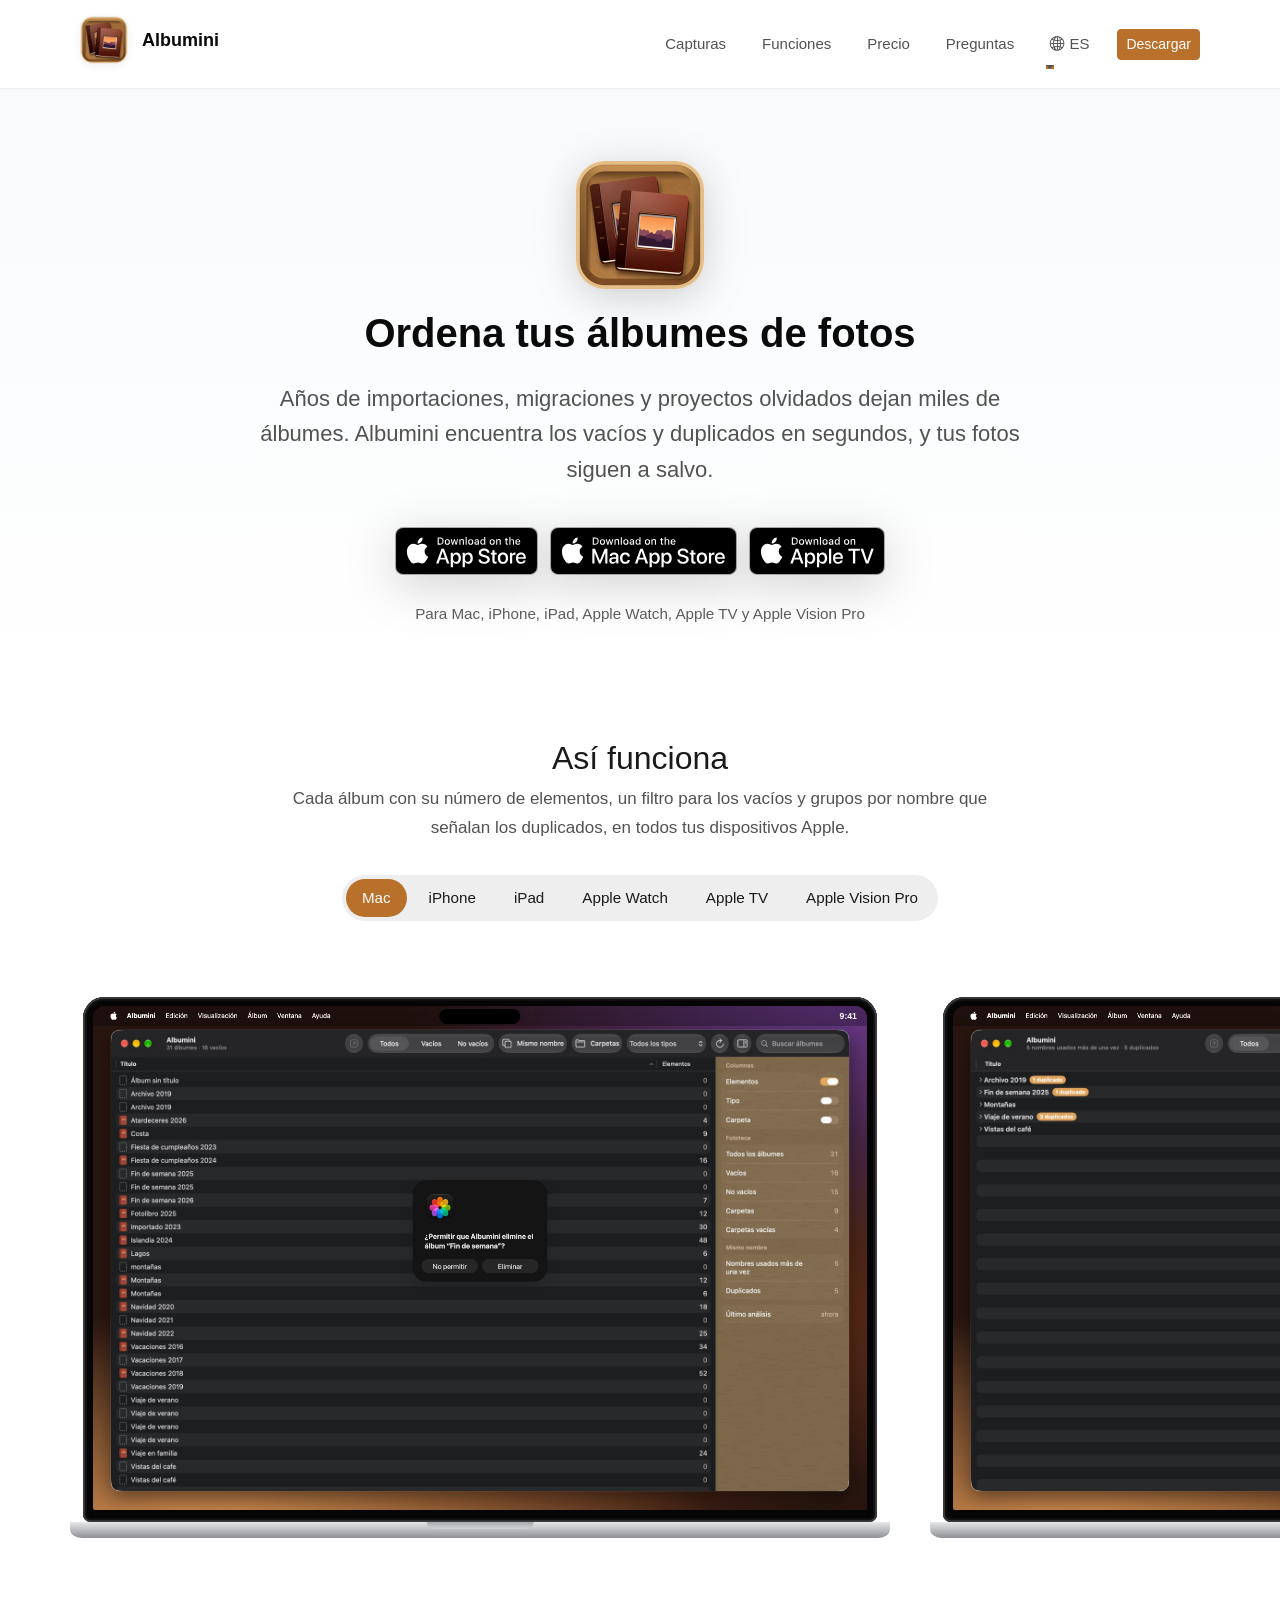
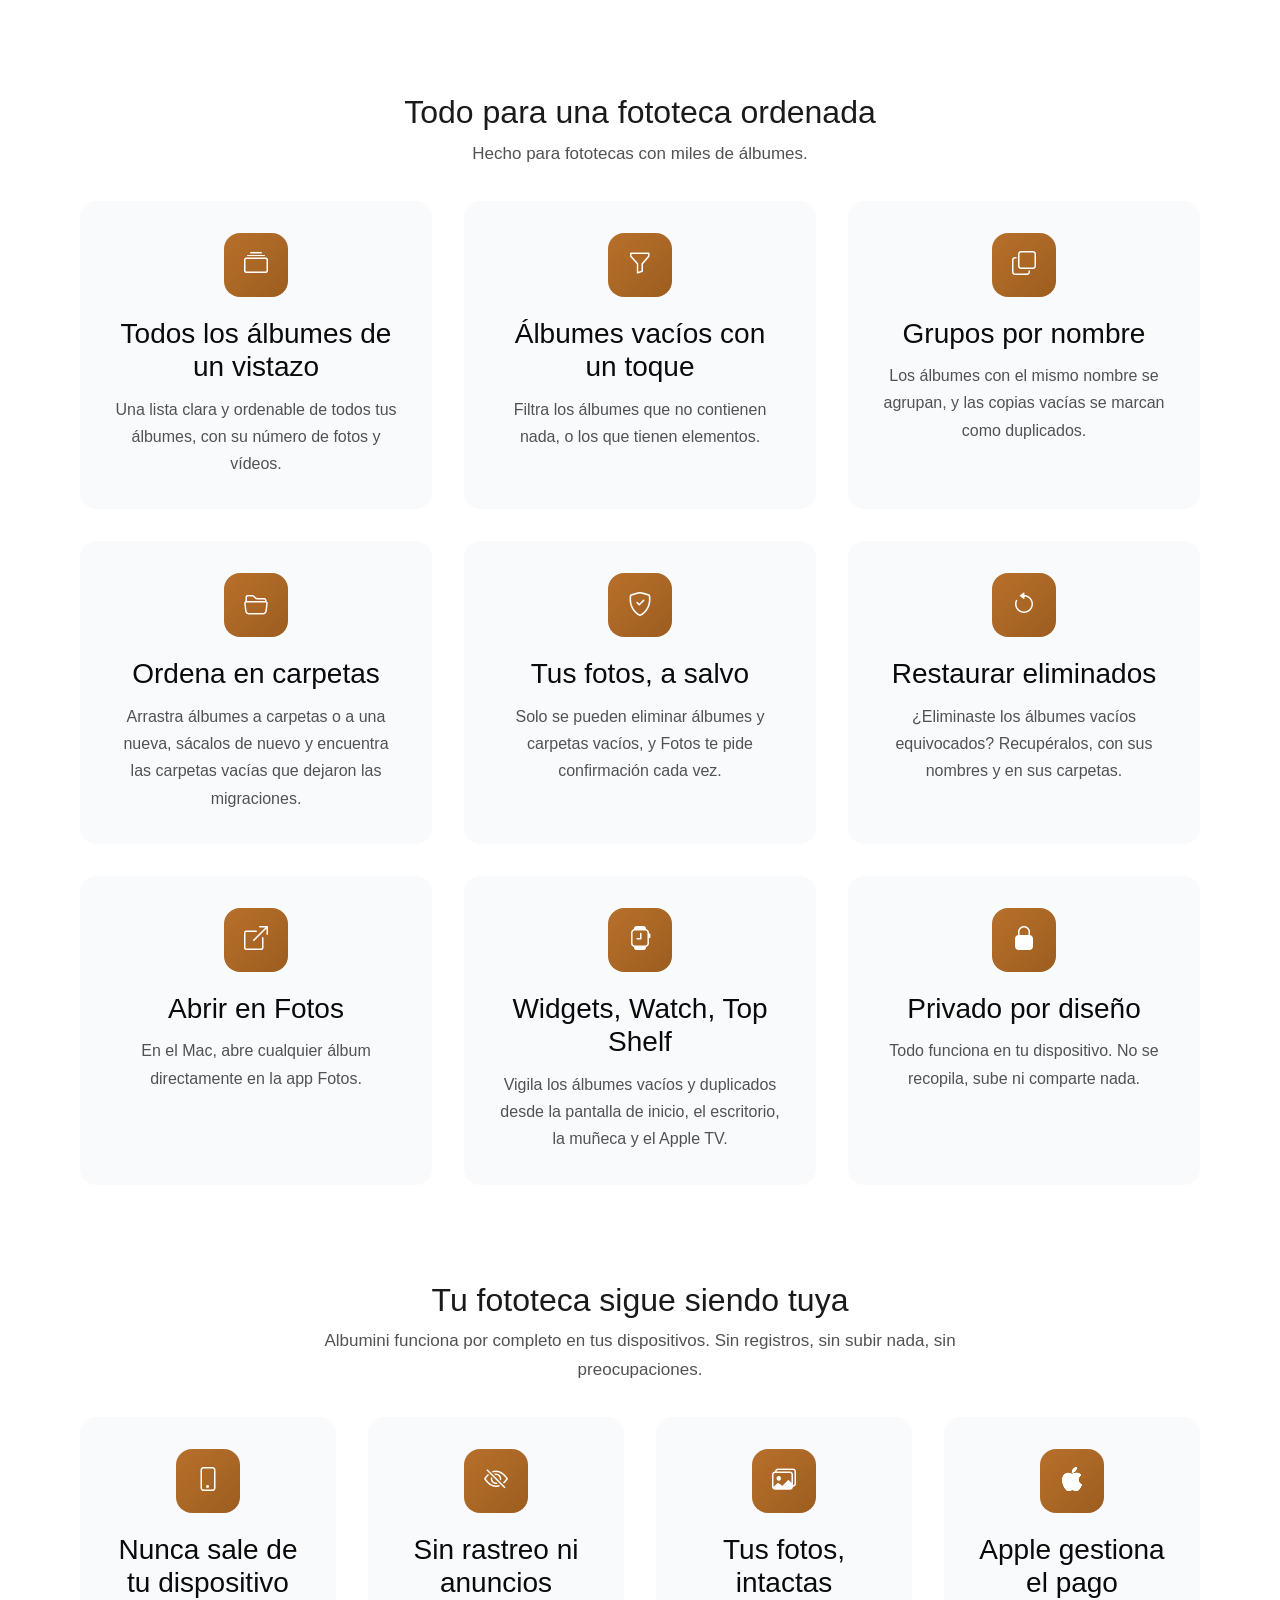
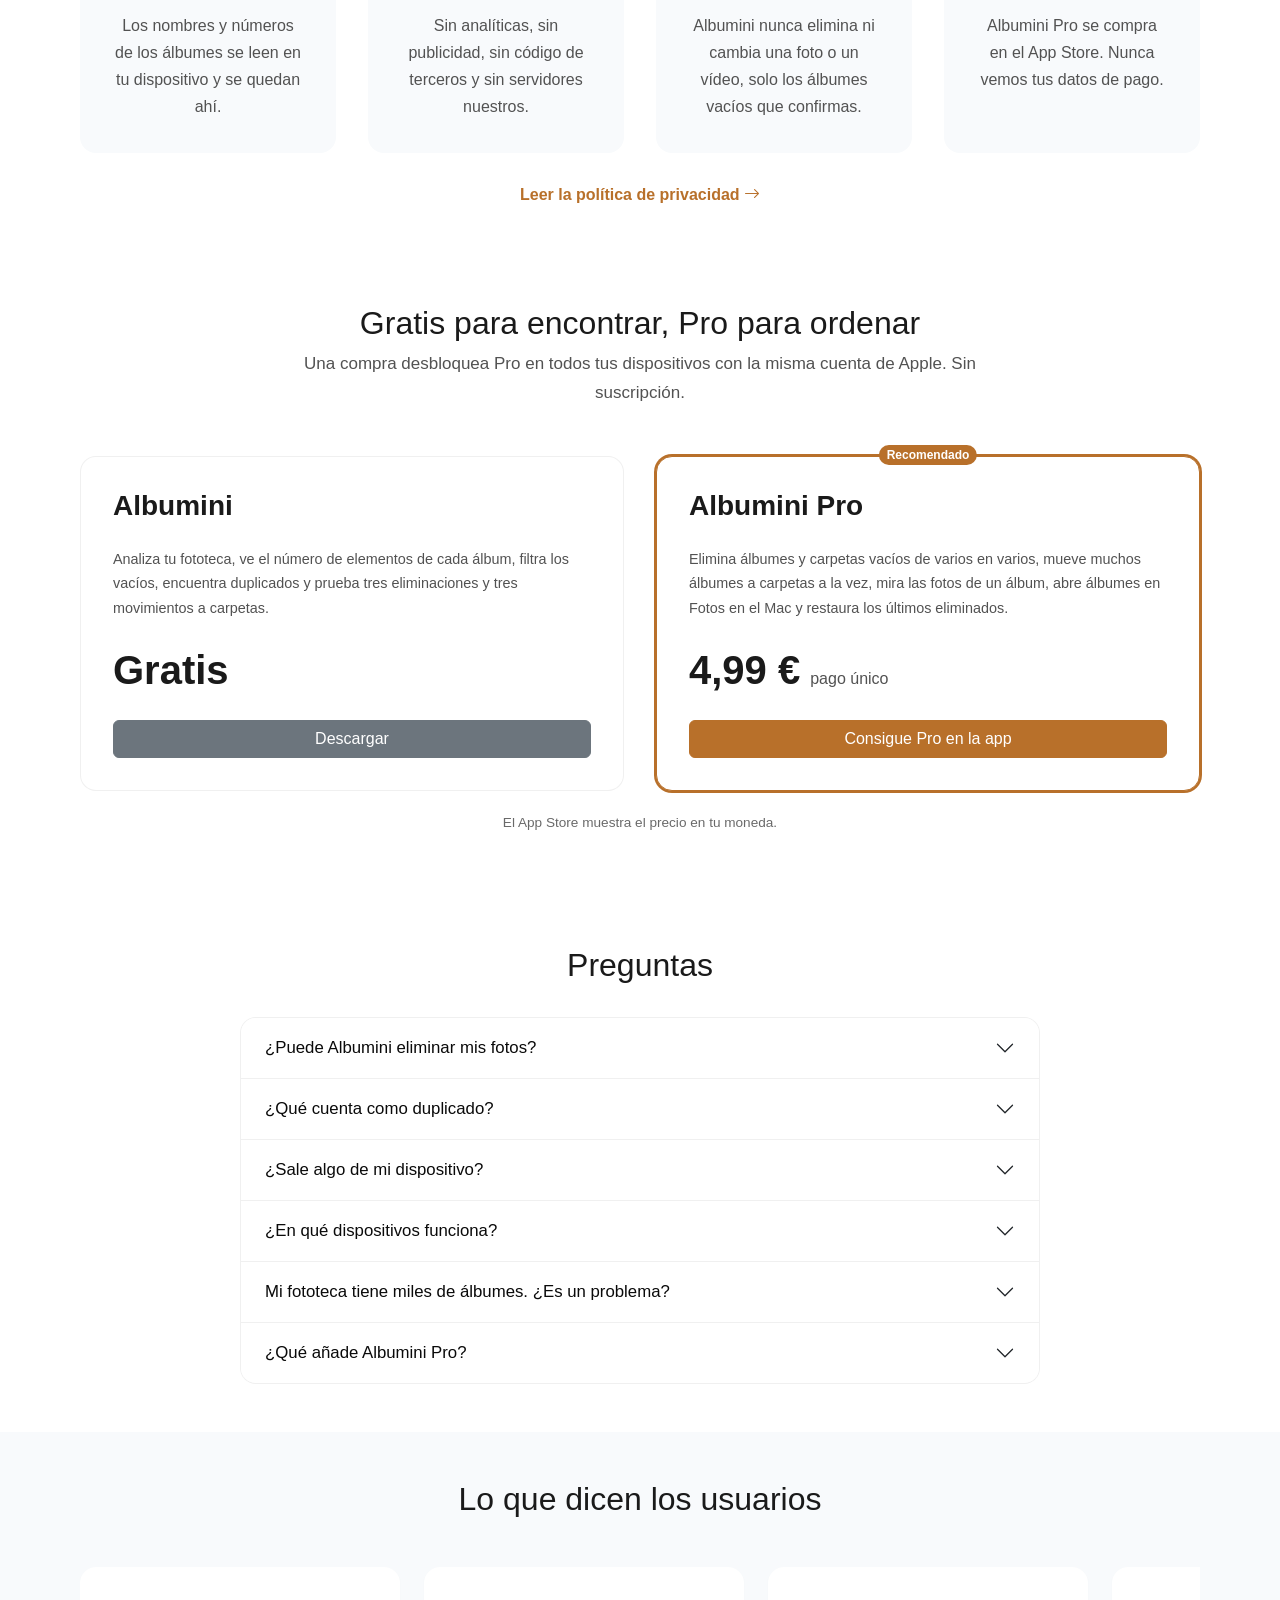
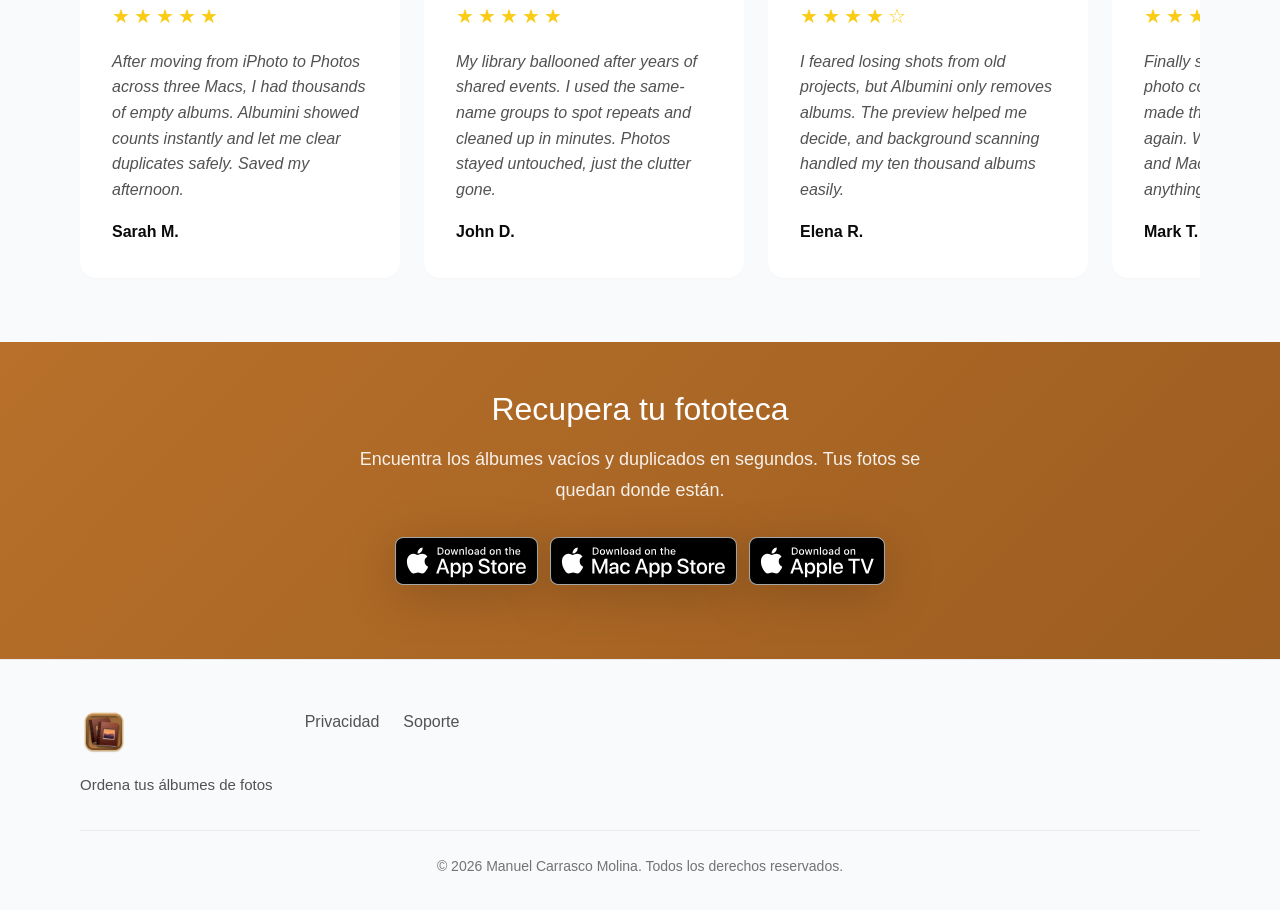
<file: es/index.html>
<!doctype html>
<html lang="es" data-light-theme="light" data-dark-theme="dark">
  <head>
    <meta charset="utf-8">
    <meta name="viewport" content="width=device-width, initial-scale=1">
    <title>Albumini – Ordena tus álbumes de fotos</title>
    <meta name="description" content="Años de importaciones, migraciones y proyectos olvidados dejan miles de álbumes. Albumini encuentra los vacíos y duplicados en segundos, y tus fotos siguen a salvo.">
    <meta name="author" content="Manuel Carrasco Molina">
    <meta property="og:site_name" content="Albumini">
    <meta property="og:title" content="Albumini – Ordena tus álbumes de fotos">
    <meta property="og:description" content="Años de importaciones, migraciones y proyectos olvidados dejan miles de álbumes. Albumini encuentra los vacíos y duplicados en segundos, y tus fotos siguen a salvo.">
    <meta property="og:url" content="https://albumini.objcgn.com/es/">
    <meta property="og:image" content="https://albumini.objcgn.com/images/og.jpg">
    <meta property="og:locale" content="es_ES">
    <meta name="twitter:card" content="summary_large_image">
    <meta name="twitter:dnt" content="on">
    <meta name="apple-itunes-app" content="app-id=6824553211">
    <link rel="canonical" href="https://albumini.objcgn.com/es/">
    <link rel="alternate" hreflang="en" href="https://albumini.objcgn.com/">
    <link rel="alternate" hreflang="de" href="https://albumini.objcgn.com/de/">
    <link rel="alternate" hreflang="es" href="https://albumini.objcgn.com/es/">
    <link rel="alternate" hreflang="fr" href="https://albumini.objcgn.com/fr/">
    <link rel="alternate" hreflang="it" href="https://albumini.objcgn.com/it/">
    <link rel="alternate" hreflang="nl" href="https://albumini.objcgn.com/nl/">
    <link rel="alternate" hreflang="x-default" href="https://albumini.objcgn.com/">
    <link rel="icon" href="../images/icon-256.png">
    <link rel="apple-touch-icon" href="../images/icon-256.png">
    <link href="../css/bootstrap.min.css" rel="stylesheet">
    <link href="../css/bootstrap-icons.min.css" rel="stylesheet">
    <link href="../css/ignite-core.min.css" rel="stylesheet">
    <link href="../css/styles.css" rel="stylesheet">
    <link href="../css/albumini.css" rel="stylesheet">

  </head>
  <body>
    <header>
      <nav class="site-header navbar navbar-expand-md">
        <div class="container flex-wrap flex-lg-nowrap">
          <div class="me-2 me-md-auto">
            <a href="./" class="brand-link d-inline-flex align-items-center navbar-brand"><img src="../images/icon-256.png" alt="" class="site-logo"><span class="brand-name">Albumini</span></a>
          </div>
          <button type="button" class="navbar-toggler btn" data-bs-toggle="collapse" data-bs-target="#navbarCollapse" aria-controls="navbarCollapse" aria-expanded="false" aria-label="Menu"><span class="navbar-toggler-icon"></span></button>
          <div id="navbarCollapse" class="collapse navbar-collapse">
            <ul class="navbar-nav mb-2 mb-md-0 col justify-content-end align-items-md-center">
              <li class="nav-item"><a href="#screenshots" class="nav-link text-nowrap">Capturas</a></li>
              <li class="nav-item"><a href="#features" class="nav-link text-nowrap">Funciones</a></li>
              <li class="nav-item"><a href="#pricing" class="nav-link text-nowrap">Precio</a></li>
              <li class="nav-item"><a href="#faq" class="nav-link text-nowrap">Preguntas</a></li>
              <li class="nav-item dropdown"><a href="#" class="nav-link dropdown-toggle text-nowrap" role="button" data-bs-toggle="dropdown" aria-expanded="false" aria-label="Idioma"><i class="bi bi-globe2"></i> ES</a><ul class="dropdown-menu dropdown-menu-end"><li><a class="dropdown-item" href="../" lang="en" hreflang="en" data-lang="en">English</a></li><li><a class="dropdown-item" href="../de/" lang="de" hreflang="de" data-lang="de">Deutsch</a></li><li><a class="dropdown-item" href="../es/" lang="es" hreflang="es" data-lang="es" aria-current="true">Español</a></li><li><a class="dropdown-item" href="../fr/" lang="fr" hreflang="fr" data-lang="fr">Français</a></li><li><a class="dropdown-item" href="../it/" lang="it" hreflang="it" data-lang="it">Italiano</a></li><li><a class="dropdown-item" href="../nl/" lang="nl" hreflang="nl" data-lang="nl">Nederlands</a></li></ul></li>
              <li class="nav-item"><a href="#download" class="text-nowrap btn btn-sm btn-primary">Descargar</a></li>
            </ul>
          </div>
        </div>
      </nav>
    </header>
    <main class="site-main">
      <section id="hero" class="hero hero-centered">
        <div class="container">
          <div class="hero-content">
            <img src="../images/icon-256.png" alt="" class="hero-icon" width="128" height="128">
            <h1 class="hero-title">Ordena tus álbumes de fotos</h1>
            <p class="hero-subtitle">Años de importaciones, migraciones y proyectos olvidados dejan miles de álbumes. Albumini encuentra los vacíos y duplicados en segundos, y tus fotos siguen a salvo.</p>
            <div class="hero-cta store-badges"><a href="https://apps.apple.com/app/id6824553211" class="store-badge"><picture><source srcset="../images/app-store-download-white.svg" media="(prefers-color-scheme: dark)"><img src="../images/app-store-download-black.svg" alt="Download on the App Store" height="48"></picture></a><a href="https://apps.apple.com/app/id6824553211" class="store-badge"><picture><source srcset="../images/mac-app-store-download-white.svg" media="(prefers-color-scheme: dark)"><img src="../images/mac-app-store-download-black.svg" alt="Download on the Mac App Store" height="48"></picture></a><a href="https://apps.apple.com/app/id6824553211" class="store-badge"><picture><source srcset="../images/apple-tv-download-white.svg" media="(prefers-color-scheme: dark)"><img src="../images/apple-tv-download-black.svg" alt="Download on Apple TV" height="48"></picture></a></div>
            <p class="platforms-line">Para Mac, iPhone, iPad, Apple Watch, Apple TV y Apple Vision Pro</p>
          </div>
        </div>
      </section>
      <section id="screenshots" class="screenshots-section">
        <div class="container">
          <div class="section-header">
            <h2>Así funciona</h2>
            <p class="section-description">Cada álbum con su número de elementos, un filtro para los vacíos y grupos por nombre que señalan los duplicados, en todos tus dispositivos Apple.</p>
          </div>
          <div class="platform-tabs" role="tablist">
            <button type="button" role="tab" id="tab-mac" aria-controls="panel-mac" aria-selected="true">Mac</button><button type="button" role="tab" id="tab-iphone" aria-controls="panel-iphone" aria-selected="false" tabindex="-1">iPhone</button><button type="button" role="tab" id="tab-ipad" aria-controls="panel-ipad" aria-selected="false" tabindex="-1">iPad</button><button type="button" role="tab" id="tab-watch" aria-controls="panel-watch" aria-selected="false" tabindex="-1">Apple Watch</button><button type="button" role="tab" id="tab-tv" aria-controls="panel-tv" aria-selected="false" tabindex="-1">Apple TV</button><button type="button" role="tab" id="tab-vision" aria-controls="panel-vision" aria-selected="false" tabindex="-1">Apple Vision Pro</button>
          </div>
        </div>
        <div class="platform-panels"><div role="tabpanel" id="panel-mac" aria-labelledby="tab-mac" class="platform-panel platform-mac">
<button type="button" class="shot" data-full="../images/screens/es/mac-1-albums.jpg" aria-label="Albumini en Mac: una tabla ordenable de 19 álbumes con su número de elementos, junto a una barra lateral con opciones de columnas y estadísticas de la fototeca: 10 vacíos, 9 no vacíos y 4 duplicados."><span class="device macbook"><span class="lid"><span class="screen"><span class="menu-bar"><img class="menu" src="../images/screens/es/menu-bar.png" alt="" loading="lazy" decoding="async"><span class="clock">9:41</span></span><span class="island"></span><img class="window" src="../images/screens/es/mac-1-albums.jpg" alt="Albumini en Mac: una tabla ordenable de 19 álbumes con su número de elementos, junto a una barra lateral con opciones de columnas y estadísticas de la fototeca: 10 vacíos, 9 no vacíos y 4 duplicados." loading="lazy" decoding="async"><img class="prompt" src="../images/screens/es/delete-prompt.png" alt="" loading="lazy" decoding="async" style="width: 27.11%; height: 35.22%"></span></span><span class="base"></span></span></button>
<button type="button" class="shot" data-full="../images/screens/es/mac-2-same-name.jpg" aria-label="Albumini en Mac agrupa los álbumes con el mismo nombre en filas desplegables: Archive 2019 con 1 duplicado, Café Views, Mountains y Summer Trip con 3 duplicados."><span class="device macbook"><span class="lid"><span class="screen"><span class="menu-bar"><img class="menu" src="../images/screens/es/menu-bar.png" alt="" loading="lazy" decoding="async"><span class="clock">9:41</span></span><span class="island"></span><img class="window" src="../images/screens/es/mac-2-same-name.jpg" alt="Albumini en Mac agrupa los álbumes con el mismo nombre en filas desplegables: Archive 2019 con 1 duplicado, Café Views, Mountains y Summer Trip con 3 duplicados." loading="lazy" decoding="async"></span></span><span class="base"></span></span></button>
<button type="button" class="shot" data-full="../images/screens/es/mac-3-empty.jpg" aria-label="Albumini en Mac con el filtro Vacíos: una tabla de 10 álbumes que contienen 0 elementos, listos para revisar y eliminar."><span class="device macbook"><span class="lid"><span class="screen"><span class="menu-bar"><img class="menu" src="../images/screens/es/menu-bar.png" alt="" loading="lazy" decoding="async"><span class="clock">9:41</span></span><span class="island"></span><img class="window" src="../images/screens/es/mac-3-empty.jpg" alt="Albumini en Mac con el filtro Vacíos: una tabla de 10 álbumes que contienen 0 elementos, listos para revisar y eliminar." loading="lazy" decoding="async"></span></span><span class="base"></span></span></button>
</div><div role="tabpanel" id="panel-iphone" aria-labelledby="tab-iphone" class="platform-panel platform-iphone" hidden>
<button type="button" class="shot" data-full="../images/screens/es/iphone-1-albums.jpg" aria-label="Albumini en el iPhone: una lista de álbumes de fotos, cada uno con su número de elementos. La mayoría muestra 0, lo que revela cuántos están vacíos."><span class="device iphone"><span class="screen"><img src="../images/screens/es/iphone-1-albums.jpg" alt="Albumini en el iPhone: una lista de álbumes de fotos, cada uno con su número de elementos. La mayoría muestra 0, lo que revela cuántos están vacíos." loading="lazy" decoding="async"><span class="island"></span></span></span></button>
<button type="button" class="shot" data-full="../images/screens/es/iphone-2-same-name.jpg" aria-label="Albumini en el iPhone agrupando los álbumes con el mismo nombre: Archive 2019 con 1 duplicado, Cafe Visits, Family y Summer Trip con 3 duplicados, cada uno con su número de álbumes."><span class="device iphone"><span class="screen"><img src="../images/screens/es/iphone-2-same-name.jpg" alt="Albumini en el iPhone agrupando los álbumes con el mismo nombre: Archive 2019 con 1 duplicado, Cafe Visits, Family y Summer Trip con 3 duplicados, cada uno con su número de álbumes." loading="lazy" decoding="async"><span class="island"></span></span></span></button>
<button type="button" class="shot" data-full="../images/screens/es/iphone-3-empty.jpg" aria-label="Albumini en el iPhone filtrado para mostrar solo los álbumes vacíos: una lista de álbumes con 0 elementos, entre ellos cuatro llamados Summer Trip."><span class="device iphone"><span class="screen"><img src="../images/screens/es/iphone-3-empty.jpg" alt="Albumini en el iPhone filtrado para mostrar solo los álbumes vacíos: una lista de álbumes con 0 elementos, entre ellos cuatro llamados Summer Trip." loading="lazy" decoding="async"><span class="island"></span></span></span></button>
</div><div role="tabpanel" id="panel-ipad" aria-labelledby="tab-ipad" class="platform-panel platform-ipad" hidden>
<button type="button" class="shot" data-full="../images/screens/es/ipad-1-albums.jpg" aria-label="Albumini en el iPad: la lista de álbumes con su número de elementos junto a un panel de opciones que muestra 14 álbumes, 10 vacíos, 4 no vacíos y 4 duplicados."><span class="device ipad"><span class="screen"><img src="../images/screens/es/ipad-1-albums.jpg" alt="Albumini en el iPad: la lista de álbumes con su número de elementos junto a un panel de opciones que muestra 14 álbumes, 10 vacíos, 4 no vacíos y 4 duplicados." loading="lazy" decoding="async"></span></span></button>
<button type="button" class="shot" data-full="../images/screens/es/ipad-2-same-name.jpg" aria-label="Albumini en el iPad con los álbumes agrupados por nombre; el número de duplicados aparece resaltado junto a Archive 2019 y Summer Trip, y el panel de opciones muestra las estadísticas de la fototeca."><span class="device ipad"><span class="screen"><img src="../images/screens/es/ipad-2-same-name.jpg" alt="Albumini en el iPad con los álbumes agrupados por nombre; el número de duplicados aparece resaltado junto a Archive 2019 y Summer Trip, y el panel de opciones muestra las estadísticas de la fototeca." loading="lazy" decoding="async"></span></span></button>
<button type="button" class="shot" data-full="../images/screens/es/ipad-3-empty.jpg" aria-label="Albumini en el iPad mostrando solo los álbumes vacíos, listos para seleccionarlos y eliminarlos."><span class="device ipad"><span class="screen"><img src="../images/screens/es/ipad-3-empty.jpg" alt="Albumini en el iPad mostrando solo los álbumes vacíos, listos para seleccionarlos y eliminarlos." loading="lazy" decoding="async"></span></span></button>
</div><div role="tabpanel" id="panel-watch" aria-labelledby="tab-watch" class="platform-panel platform-watch" hidden>
<button type="button" class="shot" data-full="../images/screens/en/watch-1-counts.jpg" aria-label="Albumini en el Apple Watch: 463 álbumes vacíos, 58 duplicados y 7637 álbumes en total."><span class="device watch"><span class="screen"><img src="../images/screens/en/watch-1-counts.jpg" alt="Albumini en el Apple Watch: 463 álbumes vacíos, 58 duplicados y 7637 álbumes en total." loading="lazy" decoding="async"></span></span></button>
<button type="button" class="shot" data-full="../images/screens/en/watch-2-empty.jpg" aria-label="Albumini en el Apple Watch con la lista de álbumes vacíos."><span class="device watch"><span class="screen"><img src="../images/screens/en/watch-2-empty.jpg" alt="Albumini en el Apple Watch con la lista de álbumes vacíos." loading="lazy" decoding="async"></span></span></button>
<button type="button" class="shot" data-full="../images/screens/en/watch-3-duplicates.jpg" aria-label="Albumini en el Apple Watch con la lista de álbumes duplicados."><span class="device watch"><span class="screen"><img src="../images/screens/en/watch-3-duplicates.jpg" alt="Albumini en el Apple Watch con la lista de álbumes duplicados." loading="lazy" decoding="async"></span></span></button>
</div><div role="tabpanel" id="panel-tv" aria-labelledby="tab-tv" class="platform-panel platform-tv" hidden>
<button type="button" class="shot" data-full="../images/screens/es/tv-1-top-shelf.jpg" aria-label="La pantalla de inicio del Apple TV con la Top Shelf de Albumini mostrando álbumes vacíos, Cafe Views y mountains."><span class="device tv"><span class="screen"><img src="../images/screens/es/tv-1-top-shelf.jpg" alt="La pantalla de inicio del Apple TV con la Top Shelf de Albumini mostrando álbumes vacíos, Cafe Views y mountains." loading="lazy" decoding="async"></span><span class="stand"></span></span></button>
<button type="button" class="shot" data-full="../images/screens/es/tv-2-albums.jpg" aria-label="Albumini en el Apple TV: grandes botones de filtro para todos los álbumes, los vacíos o los no vacíos, sobre la lista de álbumes y su número de elementos."><span class="device tv"><span class="screen"><img src="../images/screens/es/tv-2-albums.jpg" alt="Albumini en el Apple TV: grandes botones de filtro para todos los álbumes, los vacíos o los no vacíos, sobre la lista de álbumes y su número de elementos." loading="lazy" decoding="async"></span><span class="stand"></span></span></button>
<button type="button" class="shot" data-full="../images/screens/es/tv-3-duplicates.jpg" aria-label="Albumini en el Apple TV agrupando los álbumes por nombre, con 1 duplicado en Archive 2019 y 3 duplicados en Summer Trip."><span class="device tv"><span class="screen"><img src="../images/screens/es/tv-3-duplicates.jpg" alt="Albumini en el Apple TV agrupando los álbumes por nombre, con 1 duplicado en Archive 2019 y 3 duplicados en Summer Trip." loading="lazy" decoding="async"></span><span class="stand"></span></span></button>
<button type="button" class="shot" data-full="../images/screens/es/tv-4-statistics.jpg" aria-label="Albumini en Apple TV con las estadísticas de la fototeca: álbumes, álbumes vacíos y duplicados."><span class="device tv"><span class="screen"><img src="../images/screens/es/tv-4-statistics.jpg" alt="Albumini en Apple TV con las estadísticas de la fototeca: álbumes, álbumes vacíos y duplicados." loading="lazy" decoding="async"></span><span class="stand"></span></span></button>
</div><div role="tabpanel" id="panel-vision" aria-labelledby="tab-vision" class="platform-panel platform-vision" hidden>
<button type="button" class="shot" data-full="../images/screens/en/vision-1-albums.jpg" aria-label="Albumini en Apple Vision Pro: una ventana con la lista de álbumes y sus opciones, flotando en un salón."><span class="device vision"><span class="screen"><img src="../images/screens/en/vision-1-albums.jpg" alt="Albumini en Apple Vision Pro: una ventana con la lista de álbumes y sus opciones, flotando en un salón." loading="lazy" decoding="async"></span></span></button>
<button type="button" class="shot" data-full="../images/screens/en/vision-2-same-name.jpg" aria-label="Albumini en Apple Vision Pro agrupando los álbumes que comparten nombre."><span class="device vision"><span class="screen"><img src="../images/screens/en/vision-2-same-name.jpg" alt="Albumini en Apple Vision Pro agrupando los álbumes que comparten nombre." loading="lazy" decoding="async"></span></span></button>
<button type="button" class="shot" data-full="../images/screens/en/vision-3-empty.jpg" aria-label="Albumini en Apple Vision Pro mostrando solo los álbumes vacíos."><span class="device vision"><span class="screen"><img src="../images/screens/en/vision-3-empty.jpg" alt="Albumini en Apple Vision Pro mostrando solo los álbumes vacíos." loading="lazy" decoding="async"></span></span></button>
</div></div>
      </section>
      <section id="features" class="features-section features-grid-layout">
        <div class="container">
          <div class="section-header">
            <h2>Todo para una fototeca ordenada</h2>
            <p class="section-description">Hecho para fototecas con miles de álbumes.</p>
          </div>
          <div class="features-grid">
<div class="feature-card"><div class="feature-icon"><i class="feature-icon-image bi-collection"></i></div><h3 class="feature-title">Todos los álbumes de un vistazo</h3><p class="feature-description">Una lista clara y ordenable de todos tus álbumes, con su número de fotos y vídeos.</p></div>
<div class="feature-card"><div class="feature-icon"><i class="feature-icon-image bi-funnel"></i></div><h3 class="feature-title">Álbumes vacíos con un toque</h3><p class="feature-description">Filtra los álbumes que no contienen nada, o los que tienen elementos.</p></div>
<div class="feature-card"><div class="feature-icon"><i class="feature-icon-image bi-copy"></i></div><h3 class="feature-title">Grupos por nombre</h3><p class="feature-description">Los álbumes con el mismo nombre se agrupan, y las copias vacías se marcan como duplicados.</p></div>
<div class="feature-card"><div class="feature-icon"><i class="feature-icon-image bi-folder2-open"></i></div><h3 class="feature-title">Ordena en carpetas</h3><p class="feature-description">Arrastra álbumes a carpetas o a una nueva, sácalos de nuevo y encuentra las carpetas vacías que dejaron las migraciones.</p></div>
<div class="feature-card"><div class="feature-icon"><i class="feature-icon-image bi-shield-check"></i></div><h3 class="feature-title">Tus fotos, a salvo</h3><p class="feature-description">Solo se pueden eliminar álbumes y carpetas vacíos, y Fotos te pide confirmación cada vez.</p></div>
<div class="feature-card"><div class="feature-icon"><i class="feature-icon-image bi-arrow-counterclockwise"></i></div><h3 class="feature-title">Restaurar eliminados</h3><p class="feature-description">¿Eliminaste los álbumes vacíos equivocados? Recupéralos, con sus nombres y en sus carpetas.</p></div>
<div class="feature-card"><div class="feature-icon"><i class="feature-icon-image bi-box-arrow-up-right"></i></div><h3 class="feature-title">Abrir en Fotos</h3><p class="feature-description">En el Mac, abre cualquier álbum directamente en la app Fotos.</p></div>
<div class="feature-card"><div class="feature-icon"><i class="feature-icon-image bi-smartwatch"></i></div><h3 class="feature-title">Widgets, Watch, Top Shelf</h3><p class="feature-description">Vigila los álbumes vacíos y duplicados desde la pantalla de inicio, el escritorio, la muñeca y el Apple TV.</p></div>
<div class="feature-card"><div class="feature-icon"><i class="feature-icon-image bi-lock-fill"></i></div><h3 class="feature-title">Privado por diseño</h3><p class="feature-description">Todo funciona en tu dispositivo. No se recopila, sube ni comparte nada.</p></div>
          </div>
        </div>
      </section>
      <section id="privacy" class="features-section privacy-section">
        <div class="container">
          <div class="section-header">
            <h2>Tu fototeca sigue siendo tuya</h2>
            <p class="section-description">Albumini funciona por completo en tus dispositivos. Sin registros, sin subir nada, sin preocupaciones.</p>
          </div>
          <div class="features-grid privacy-grid">
<div class="feature-card"><div class="feature-icon"><i class="feature-icon-image bi-phone"></i></div><h3 class="feature-title">Nunca sale de tu dispositivo</h3><p class="feature-description">Los nombres y números de los álbumes se leen en tu dispositivo y se quedan ahí.</p></div>
<div class="feature-card"><div class="feature-icon"><i class="feature-icon-image bi-eye-slash"></i></div><h3 class="feature-title">Sin rastreo ni anuncios</h3><p class="feature-description">Sin analíticas, sin publicidad, sin código de terceros y sin servidores nuestros.</p></div>
<div class="feature-card"><div class="feature-icon"><i class="feature-icon-image bi-images"></i></div><h3 class="feature-title">Tus fotos, intactas</h3><p class="feature-description">Albumini nunca elimina ni cambia una foto o un vídeo, solo los álbumes vacíos que confirmas.</p></div>
<div class="feature-card"><div class="feature-icon"><i class="feature-icon-image bi-apple"></i></div><h3 class="feature-title">Apple gestiona el pago</h3><p class="feature-description">Albumini Pro se compra en el App Store. Nunca vemos tus datos de pago.</p></div>
          </div>
          <p class="privacy-link"><a href="privacy.html">Leer la política de privacidad <i class="bi bi-arrow-right"></i></a></p>
        </div>
      </section>
      <section id="pricing" class="pricing-section">
        <div class="container">
          <div class="section-header">
            <h2>Gratis para encontrar, Pro para ordenar</h2>
            <p class="section-description">Una compra desbloquea Pro en todos tus dispositivos con la misma cuenta de Apple. Sin suscripción.</p>
          </div>
          <div class="pricing-content">
            <div class="pricing-tiers">
              <div class="pricing-tier">
                <h3 class="pricing-tier-name">Albumini</h3>
                <p class="pricing-tier-description">Analiza tu fototeca, ve el número de elementos de cada álbum, filtra los vacíos, encuentra duplicados y prueba tres eliminaciones y tres movimientos a carpetas.</p>
                <div class="pricing-price"><div class="pricing-price-line"><span class="pricing-amount">Gratis</span></div></div>
                <a href="#download" class="pricing-cta btn btn-secondary">Descargar</a>
              </div>
              <div class="pricing-tier pricing-tier-highlighted">
                <span class="pricing-badge badge text-bg-primary rounded-pill">Recomendado</span>
                <h3 class="pricing-tier-name">Albumini Pro</h3>
                <p class="pricing-tier-description">Elimina álbumes y carpetas vacíos de varios en varios, mueve muchos álbumes a carpetas a la vez, mira las fotos de un álbum, abre álbumes en Fotos en el Mac y restaura los últimos eliminados.</p>
                <div class="pricing-price"><div class="pricing-price-line"><span class="pricing-amount">4,99 €</span><span class="pricing-period pricing-period-onetime">pago único</span></div></div>
                <a href="#download" class="pricing-cta btn btn-primary">Consigue Pro en la app</a>
              </div>
            </div>
            <p class="price-note">El App Store muestra el precio en tu moneda.</p>
          </div>
        </div>
      </section>
      <section id="faq" class="faq-section">
        <div class="container">
          <div class="section-header"><h2>Preguntas</h2></div>
          <div class="faq-content faq-accordion-layout">
            <div id="faq" class="faq-accordion accordion">
<div class="accordion-item"><h3 class="accordion-header"><button type="button" class="accordion-button collapsed" data-bs-toggle="collapse" data-bs-target="#faq-0" aria-expanded="false" aria-controls="faq-0">¿Puede Albumini eliminar mis fotos?</button></h3><div id="faq-0" class="accordion-collapse collapse" data-bs-parent="#faq"><div class="accordion-body"><p class="faq-answer">No. Albumini solo elimina álbumes y carpetas vacíos, y Fotos te pide confirmación cada vez. Eliminar un álbum nunca elimina una foto.</p></div></div></div>
<div class="accordion-item"><h3 class="accordion-header"><button type="button" class="accordion-button collapsed" data-bs-toggle="collapse" data-bs-target="#faq-1" aria-expanded="false" aria-controls="faq-1">¿Qué cuenta como duplicado?</button></h3><div id="faq-1" class="accordion-collapse collapse" data-bs-parent="#faq"><div class="accordion-body"><p class="faq-answer">Los álbumes con el mismo nombre. Mismo nombre los agrupa, sin tener en cuenta mayúsculas, acentos ni espacios de más, y marca las copias vacías como duplicados, para que conserves uno de cada.</p></div></div></div>
<div class="accordion-item"><h3 class="accordion-header"><button type="button" class="accordion-button collapsed" data-bs-toggle="collapse" data-bs-target="#faq-2" aria-expanded="false" aria-controls="faq-2">¿Sale algo de mi dispositivo?</button></h3><div id="faq-2" class="accordion-collapse collapse" data-bs-parent="#faq"><div class="accordion-body"><p class="faq-answer">No. Albumini lee los nombres de los álbumes y su número de elementos en tu dispositivo, y no recopila nada.</p></div></div></div>
<div class="accordion-item"><h3 class="accordion-header"><button type="button" class="accordion-button collapsed" data-bs-toggle="collapse" data-bs-target="#faq-3" aria-expanded="false" aria-controls="faq-3">¿En qué dispositivos funciona?</button></h3><div id="faq-3" class="accordion-collapse collapse" data-bs-parent="#faq"><div class="accordion-body"><p class="faq-answer">Mac, iPhone, iPad, Apple Watch, Apple TV y Apple Vision Pro. Una compra de Albumini Pro los desbloquea todos.</p></div></div></div>
<div class="accordion-item"><h3 class="accordion-header"><button type="button" class="accordion-button collapsed" data-bs-toggle="collapse" data-bs-target="#faq-4" aria-expanded="false" aria-controls="faq-4">Mi fototeca tiene miles de álbumes. ¿Es un problema?</button></h3><div id="faq-4" class="accordion-collapse collapse" data-bs-parent="#faq"><div class="accordion-body"><p class="faq-answer">No, Albumini está hecho para eso. El primer análisis se hace en segundo plano y después la lista se abre al instante.</p></div></div></div>
<div class="accordion-item"><h3 class="accordion-header"><button type="button" class="accordion-button collapsed" data-bs-toggle="collapse" data-bs-target="#faq-5" aria-expanded="false" aria-controls="faq-5">¿Qué añade Albumini Pro?</button></h3><div id="faq-5" class="accordion-collapse collapse" data-bs-parent="#faq"><div class="accordion-body"><p class="faq-answer">Sin Pro, puedes eliminar tres veces en Mac, iPhone y iPad. Con Pro eliminas sin límites y muchos álbumes a la vez, ves las fotos de un álbum y restauras los últimos álbumes eliminados.</p></div></div></div>
            </div>
          </div>
        </div>
      </section>
      <section id="reviews" class="testimonials-section testimonials-carousel">
        <div class="container">
          <div class="section-header"><h2>Lo que dicen los usuarios</h2></div>
          <div class="testimonials-scroll">
<div class="testimonial-card"><div class="testimonial-rating" aria-label="5/5"><span class="star">★</span><span class="star">★</span><span class="star">★</span><span class="star">★</span><span class="star">★</span></div><p class="testimonial-quote">After moving from iPhoto to Photos across three Macs, I had thousands of empty albums. Albumini showed counts instantly and let me clear duplicates safely. Saved my afternoon.</p><p class="testimonial-author">Sarah M.</p></div>
<div class="testimonial-card"><div class="testimonial-rating" aria-label="5/5"><span class="star">★</span><span class="star">★</span><span class="star">★</span><span class="star">★</span><span class="star">★</span></div><p class="testimonial-quote">My library ballooned after years of shared events. I used the same-name groups to spot repeats and cleaned up in minutes. Photos stayed untouched, just the clutter gone.</p><p class="testimonial-author">John D.</p></div>
<div class="testimonial-card"><div class="testimonial-rating" aria-label="4/5"><span class="star">★</span><span class="star">★</span><span class="star">★</span><span class="star">★</span><span class="star">☆</span></div><p class="testimonial-quote">I feared losing shots from old projects, but Albumini only removes albums. The preview helped me decide, and background scanning handled my ten thousand albums easily.</p><p class="testimonial-author">Elena R.</p></div>
<div class="testimonial-card"><div class="testimonial-rating" aria-label="5/5"><span class="star">★</span><span class="star">★</span><span class="star">★</span><span class="star">★</span><span class="star">★</span></div><p class="testimonial-quote">Finally saw every album with its photo count. Filtering empty ones made the sidebar manageable again. Works across my iPhone and Mac without uploading anything.</p><p class="testimonial-author">Mark T.</p></div>
          </div>
        </div>
      </section>
      <section id="download" class="download-section">
        <div class="container">
          <div class="download-content">
            <h2>Recupera tu fototeca</h2>
            <p class="download-description">Encuentra los álbumes vacíos y duplicados en segundos. Tus fotos se quedan donde están.</p>
            <div class="store-badges"><a href="https://apps.apple.com/app/id6824553211" class="store-badge"><picture><source srcset="../images/app-store-download-white.svg" media="(prefers-color-scheme: dark)"><img src="../images/app-store-download-black.svg" alt="Download on the App Store" height="48"></picture></a><a href="https://apps.apple.com/app/id6824553211" class="store-badge"><picture><source srcset="../images/mac-app-store-download-white.svg" media="(prefers-color-scheme: dark)"><img src="../images/mac-app-store-download-black.svg" alt="Download on the Mac App Store" height="48"></picture></a><a href="https://apps.apple.com/app/id6824553211" class="store-badge"><picture><source srcset="../images/apple-tv-download-white.svg" media="(prefers-color-scheme: dark)"><img src="../images/apple-tv-download-black.svg" alt="Download on Apple TV" height="48"></picture></a></div>
          </div>
        </div>
      </section>
    </main>
    <footer class="site-footer">
      <div class="container">
        <div class="footer-content">
          <div class="footer-brand">
            <img src="../images/footer-logo.png" alt="" class="footer-logo">
            <p class="footer-tagline">Ordena tus álbumes de fotos</p>
          </div>
          <ul class="footer-nav">
            <li><a href="privacy.html">Privacidad</a></li>
            <li><a href="mailto:support@objcgn.com">Soporte</a></li>
          </ul>
        </div>
        <div class="footer-copyright"><p>© 2026 Manuel Carrasco Molina. Todos los derechos reservados.</p></div>
      </div>
    </footer>
    <dialog id="lightbox" class="lightbox"><img alt=""></dialog>
    <script src="../js/bootstrap.bundle.min.js"></script>
    <script src="../js/ignite-core.js"></script>
    <script>
document.querySelectorAll("[data-lang]").forEach(function (a) {
  a.addEventListener("click", function () { try { localStorage.setItem("lang", a.dataset.lang); } catch (e) {} });
});
document.querySelectorAll(".platform-tabs [role=tab]").forEach(function (tab) {
  tab.addEventListener("click", function () {
    document.querySelectorAll(".platform-tabs [role=tab]").forEach(function (t) {
      var on = t === tab;
      t.setAttribute("aria-selected", on);
      t.tabIndex = on ? 0 : -1;
      document.getElementById(t.getAttribute("aria-controls")).hidden = !on;
    });
  });
});
window.addEventListener("load", function () {
  document.querySelectorAll(".platform-panel img[loading=lazy]").forEach(function (img) { img.loading = "eager"; });
});
var lightbox = document.getElementById("lightbox");
document.querySelectorAll(".shot").forEach(function (shot) {
  shot.addEventListener("click", function () {
    var img = lightbox.querySelector("img");
    img.src = shot.dataset.full;
    img.alt = shot.getAttribute("aria-label");
    lightbox.showModal();
  });
});
lightbox.addEventListener("click", function () { lightbox.close(); });
</script>
  </body>
</html>
</file>
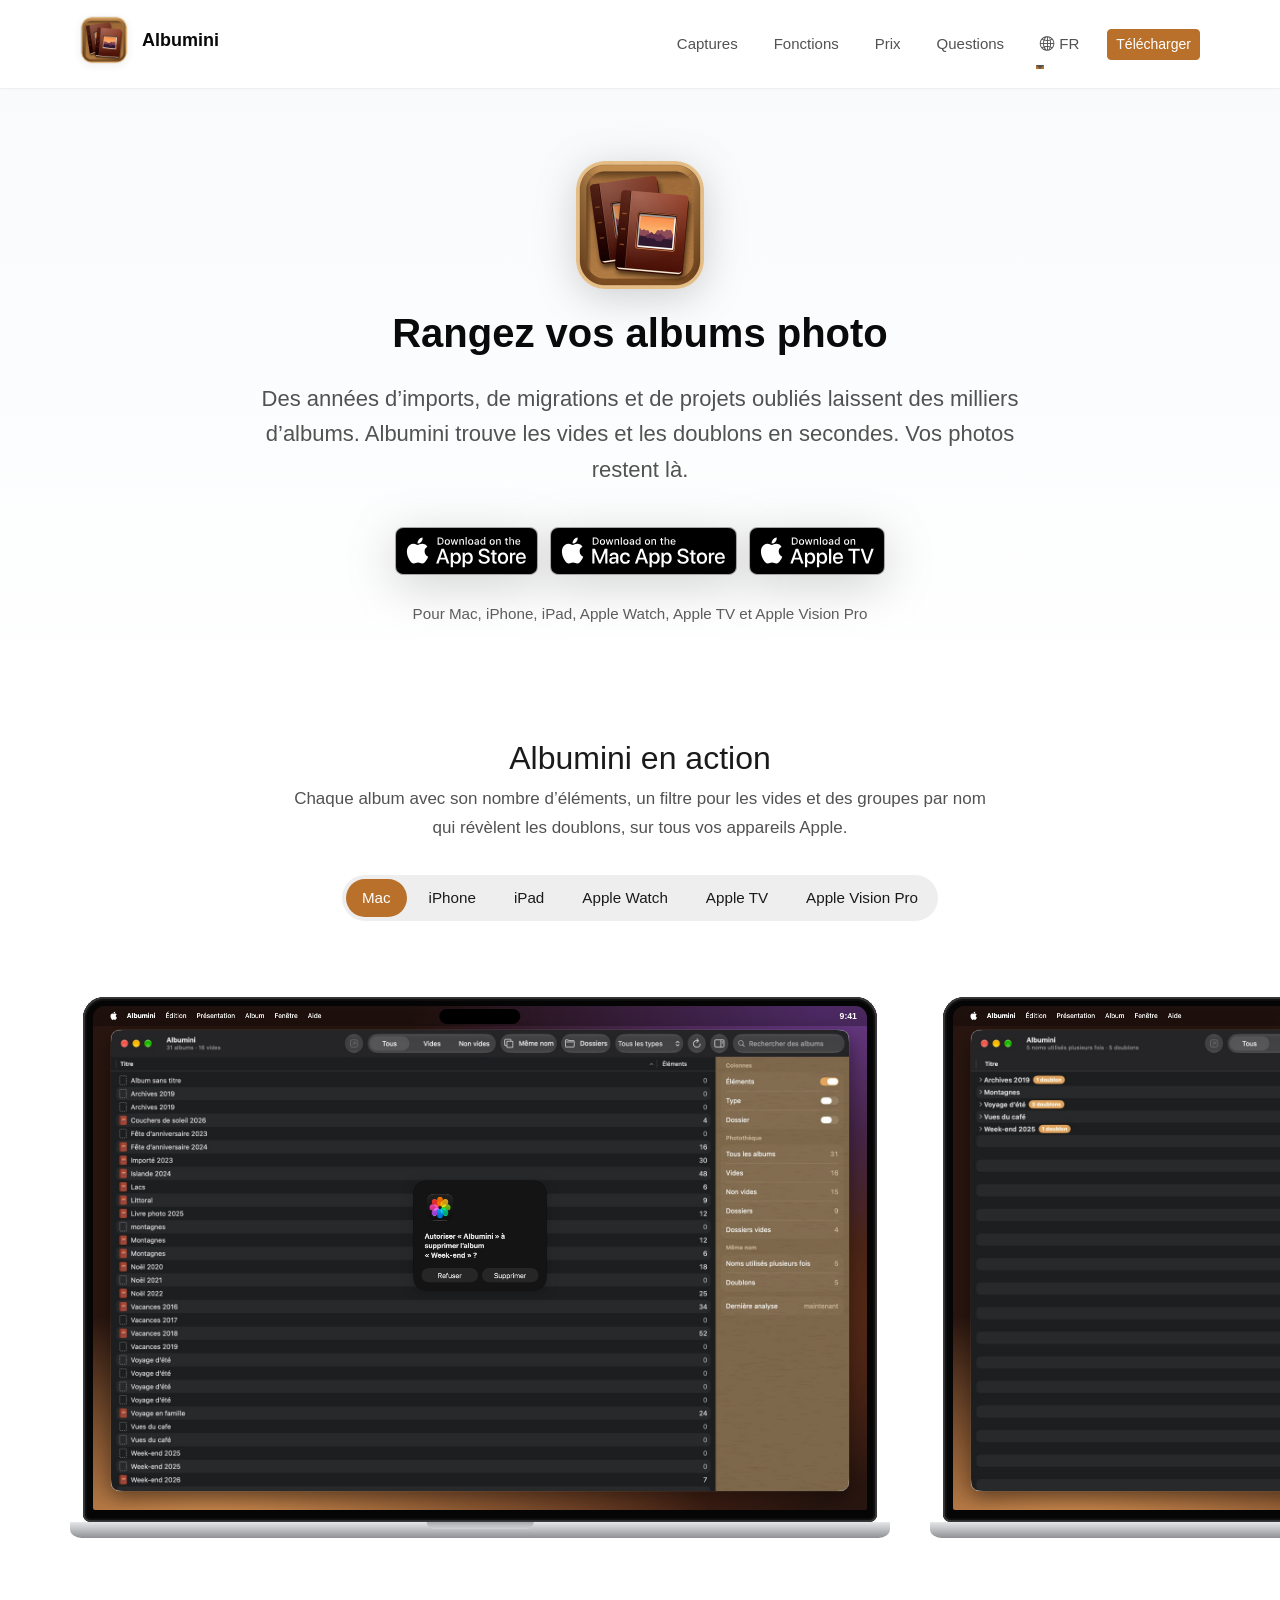
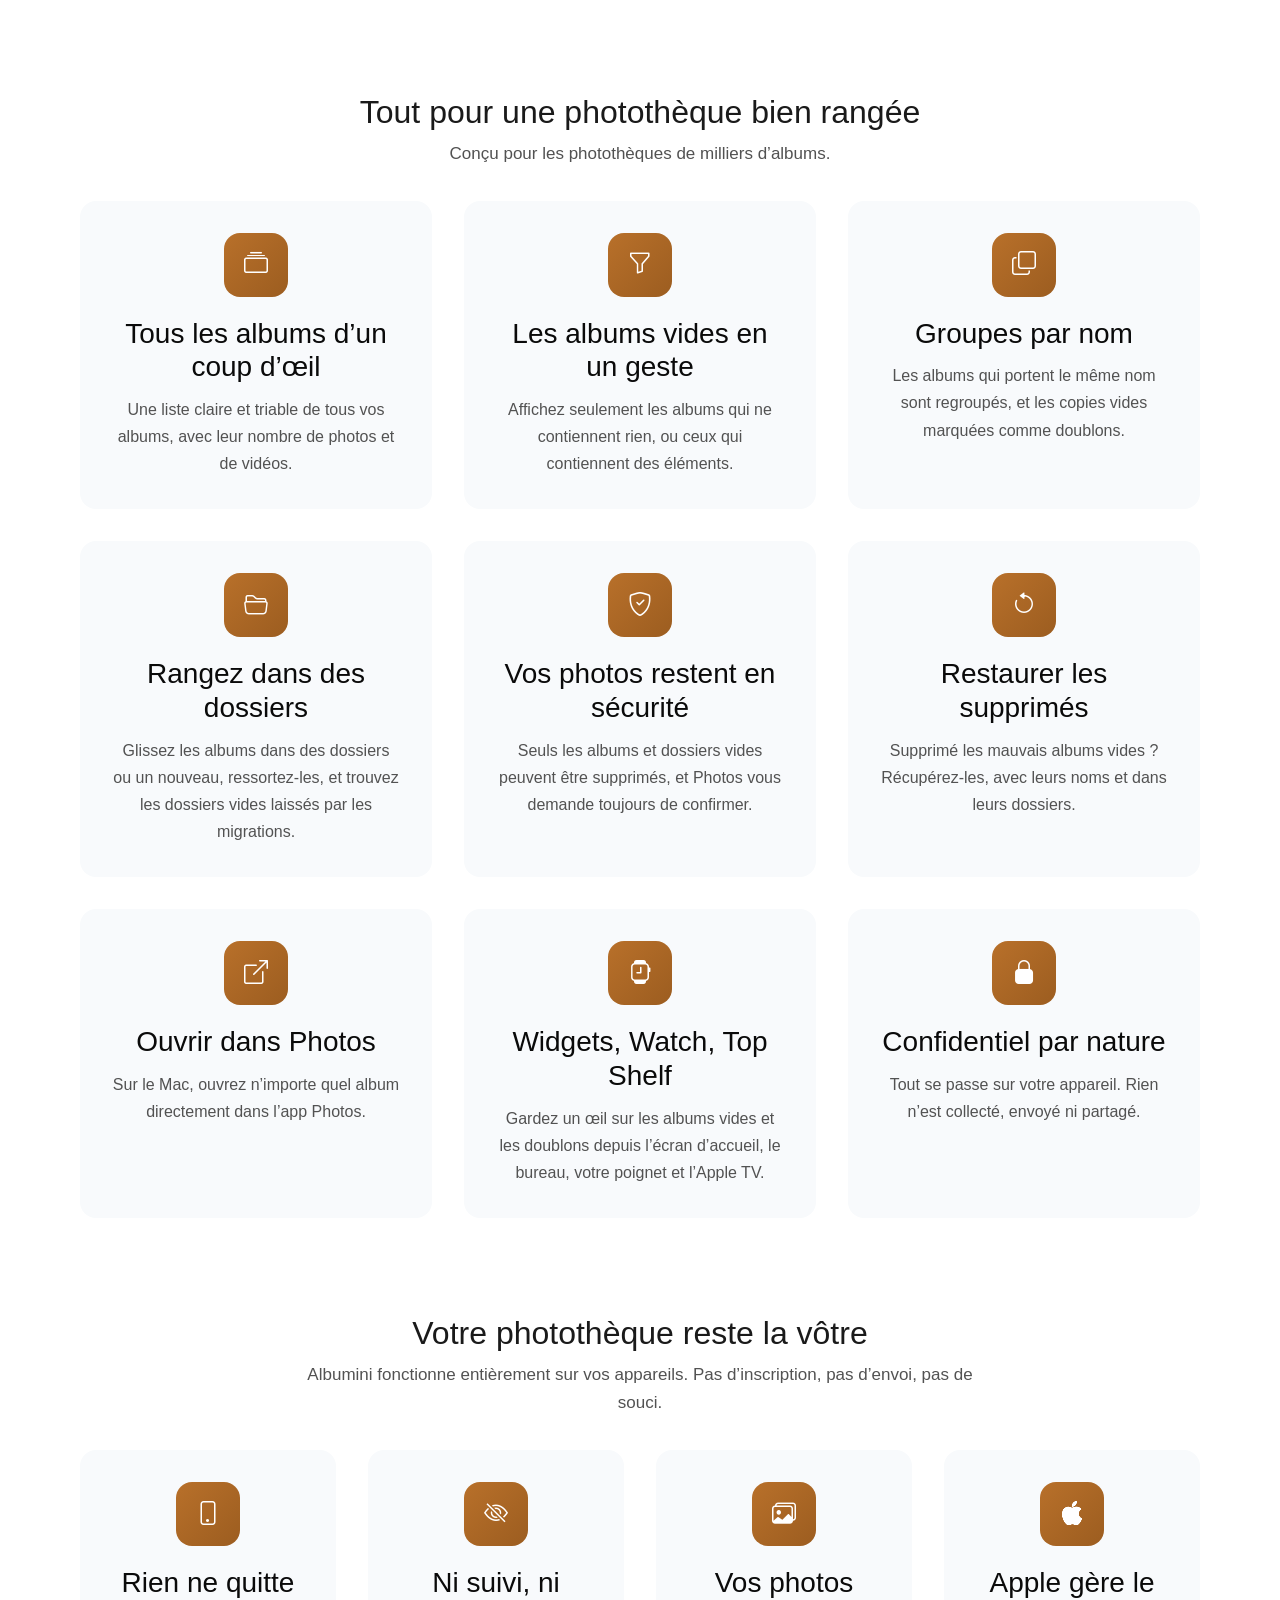
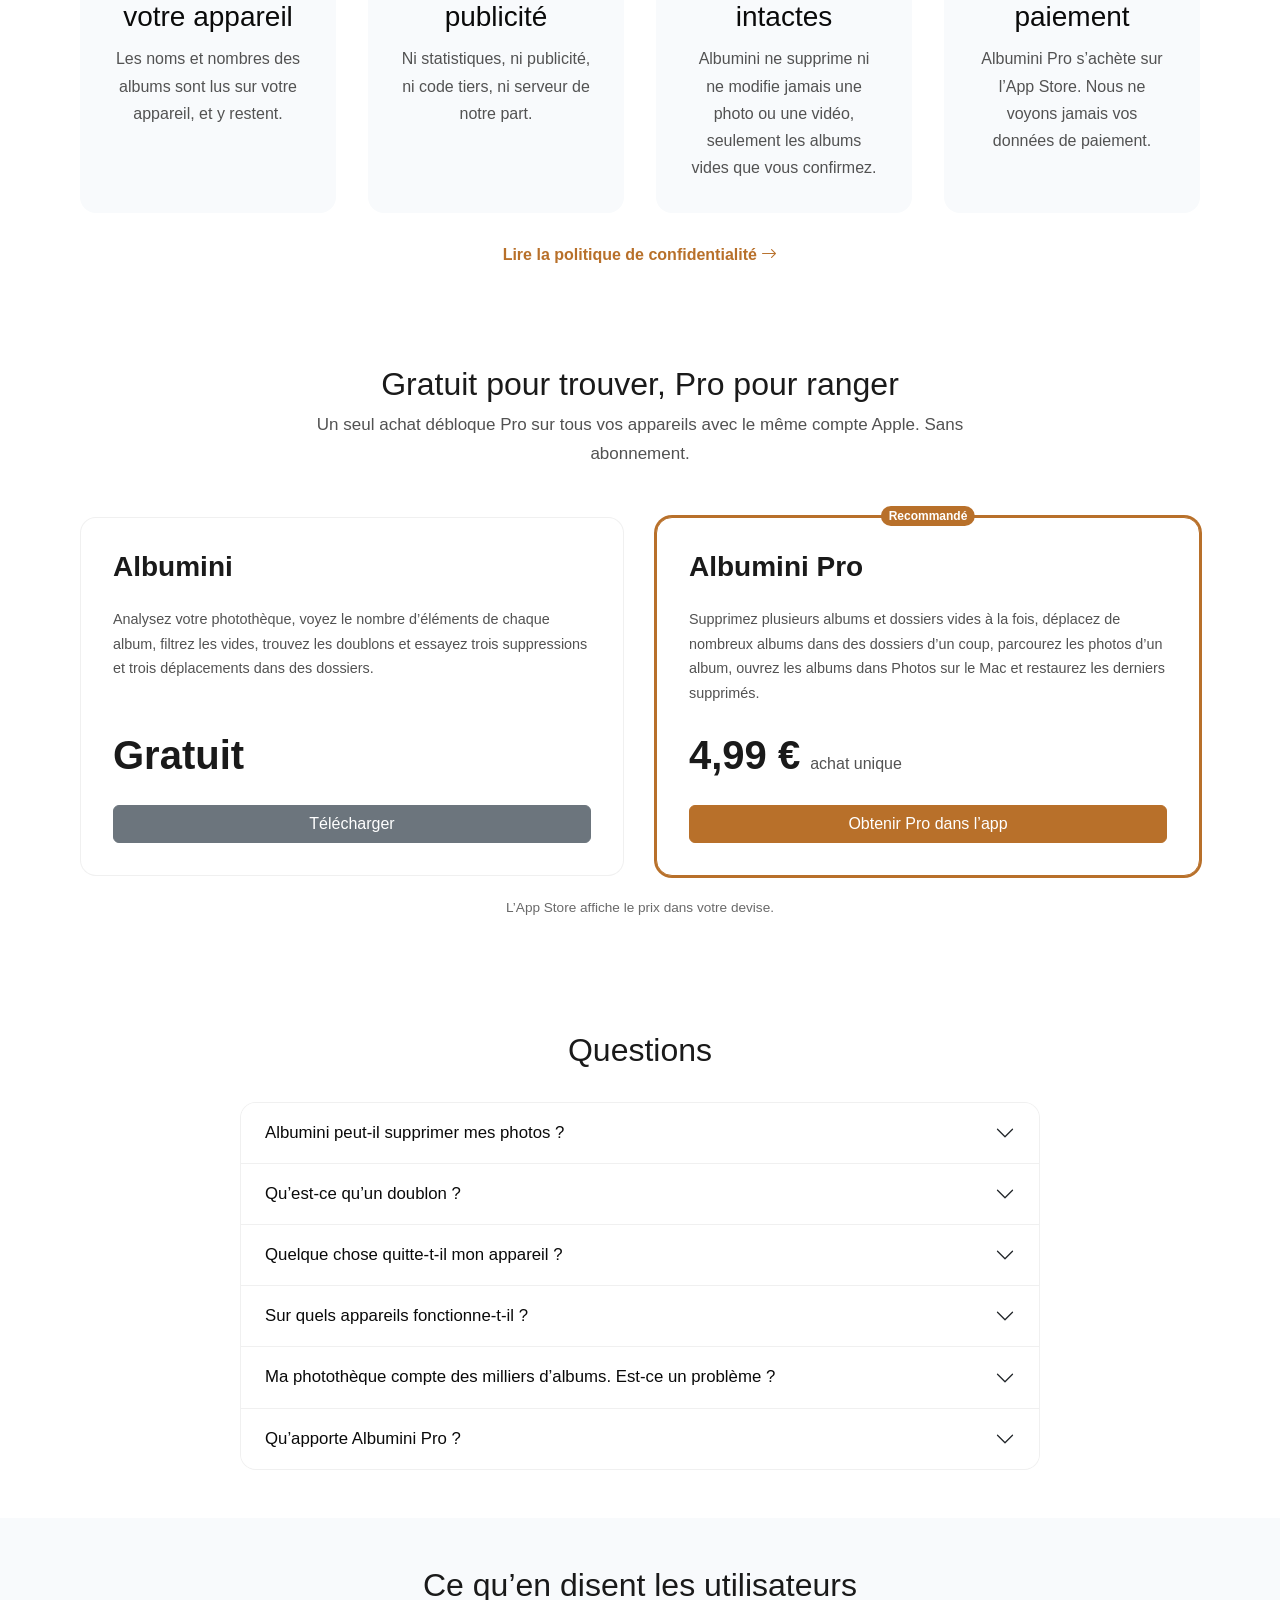
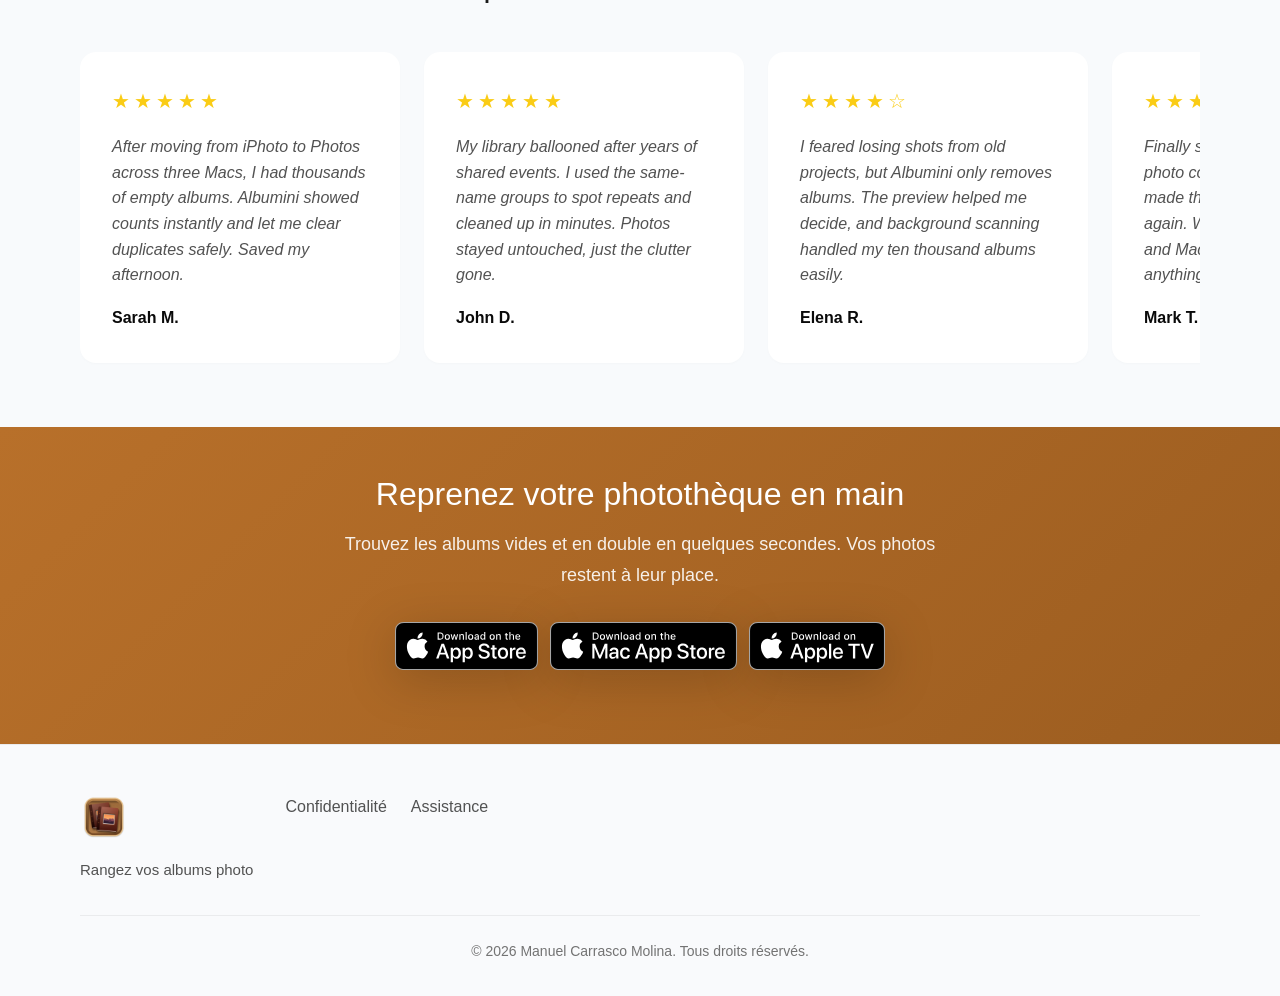
<file: fr/index.html>
<!doctype html>
<html lang="fr" data-light-theme="light" data-dark-theme="dark">
  <head>
    <meta charset="utf-8">
    <meta name="viewport" content="width=device-width, initial-scale=1">
    <title>Albumini – Rangez vos albums photo</title>
    <meta name="description" content="Des années d’imports, de migrations et de projets oubliés laissent des milliers d’albums. Albumini trouve les vides et les doublons en secondes. Vos photos restent là.">
    <meta name="author" content="Manuel Carrasco Molina">
    <meta property="og:site_name" content="Albumini">
    <meta property="og:title" content="Albumini – Rangez vos albums photo">
    <meta property="og:description" content="Des années d’imports, de migrations et de projets oubliés laissent des milliers d’albums. Albumini trouve les vides et les doublons en secondes. Vos photos restent là.">
    <meta property="og:url" content="https://albumini.objcgn.com/fr/">
    <meta property="og:image" content="https://albumini.objcgn.com/images/og.jpg">
    <meta property="og:locale" content="fr_FR">
    <meta name="twitter:card" content="summary_large_image">
    <meta name="twitter:dnt" content="on">
    <meta name="apple-itunes-app" content="app-id=6824553211">
    <link rel="canonical" href="https://albumini.objcgn.com/fr/">
    <link rel="alternate" hreflang="en" href="https://albumini.objcgn.com/">
    <link rel="alternate" hreflang="de" href="https://albumini.objcgn.com/de/">
    <link rel="alternate" hreflang="es" href="https://albumini.objcgn.com/es/">
    <link rel="alternate" hreflang="fr" href="https://albumini.objcgn.com/fr/">
    <link rel="alternate" hreflang="it" href="https://albumini.objcgn.com/it/">
    <link rel="alternate" hreflang="nl" href="https://albumini.objcgn.com/nl/">
    <link rel="alternate" hreflang="x-default" href="https://albumini.objcgn.com/">
    <link rel="icon" href="../images/icon-256.png">
    <link rel="apple-touch-icon" href="../images/icon-256.png">
    <link href="../css/bootstrap.min.css" rel="stylesheet">
    <link href="../css/bootstrap-icons.min.css" rel="stylesheet">
    <link href="../css/ignite-core.min.css" rel="stylesheet">
    <link href="../css/styles.css" rel="stylesheet">
    <link href="../css/albumini.css" rel="stylesheet">

  </head>
  <body>
    <header>
      <nav class="site-header navbar navbar-expand-md">
        <div class="container flex-wrap flex-lg-nowrap">
          <div class="me-2 me-md-auto">
            <a href="./" class="brand-link d-inline-flex align-items-center navbar-brand"><img src="../images/icon-256.png" alt="" class="site-logo"><span class="brand-name">Albumini</span></a>
          </div>
          <button type="button" class="navbar-toggler btn" data-bs-toggle="collapse" data-bs-target="#navbarCollapse" aria-controls="navbarCollapse" aria-expanded="false" aria-label="Menu"><span class="navbar-toggler-icon"></span></button>
          <div id="navbarCollapse" class="collapse navbar-collapse">
            <ul class="navbar-nav mb-2 mb-md-0 col justify-content-end align-items-md-center">
              <li class="nav-item"><a href="#screenshots" class="nav-link text-nowrap">Captures</a></li>
              <li class="nav-item"><a href="#features" class="nav-link text-nowrap">Fonctions</a></li>
              <li class="nav-item"><a href="#pricing" class="nav-link text-nowrap">Prix</a></li>
              <li class="nav-item"><a href="#faq" class="nav-link text-nowrap">Questions</a></li>
              <li class="nav-item dropdown"><a href="#" class="nav-link dropdown-toggle text-nowrap" role="button" data-bs-toggle="dropdown" aria-expanded="false" aria-label="Langue"><i class="bi bi-globe2"></i> FR</a><ul class="dropdown-menu dropdown-menu-end"><li><a class="dropdown-item" href="../" lang="en" hreflang="en" data-lang="en">English</a></li><li><a class="dropdown-item" href="../de/" lang="de" hreflang="de" data-lang="de">Deutsch</a></li><li><a class="dropdown-item" href="../es/" lang="es" hreflang="es" data-lang="es">Español</a></li><li><a class="dropdown-item" href="../fr/" lang="fr" hreflang="fr" data-lang="fr" aria-current="true">Français</a></li><li><a class="dropdown-item" href="../it/" lang="it" hreflang="it" data-lang="it">Italiano</a></li><li><a class="dropdown-item" href="../nl/" lang="nl" hreflang="nl" data-lang="nl">Nederlands</a></li></ul></li>
              <li class="nav-item"><a href="#download" class="text-nowrap btn btn-sm btn-primary">Télécharger</a></li>
            </ul>
          </div>
        </div>
      </nav>
    </header>
    <main class="site-main">
      <section id="hero" class="hero hero-centered">
        <div class="container">
          <div class="hero-content">
            <img src="../images/icon-256.png" alt="" class="hero-icon" width="128" height="128">
            <h1 class="hero-title">Rangez vos albums photo</h1>
            <p class="hero-subtitle">Des années d’imports, de migrations et de projets oubliés laissent des milliers d’albums. Albumini trouve les vides et les doublons en secondes. Vos photos restent là.</p>
            <div class="hero-cta store-badges"><a href="https://apps.apple.com/app/id6824553211" class="store-badge"><picture><source srcset="../images/app-store-download-white.svg" media="(prefers-color-scheme: dark)"><img src="../images/app-store-download-black.svg" alt="Download on the App Store" height="48"></picture></a><a href="https://apps.apple.com/app/id6824553211" class="store-badge"><picture><source srcset="../images/mac-app-store-download-white.svg" media="(prefers-color-scheme: dark)"><img src="../images/mac-app-store-download-black.svg" alt="Download on the Mac App Store" height="48"></picture></a><a href="https://apps.apple.com/app/id6824553211" class="store-badge"><picture><source srcset="../images/apple-tv-download-white.svg" media="(prefers-color-scheme: dark)"><img src="../images/apple-tv-download-black.svg" alt="Download on Apple TV" height="48"></picture></a></div>
            <p class="platforms-line">Pour Mac, iPhone, iPad, Apple Watch, Apple TV et Apple Vision Pro</p>
          </div>
        </div>
      </section>
      <section id="screenshots" class="screenshots-section">
        <div class="container">
          <div class="section-header">
            <h2>Albumini en action</h2>
            <p class="section-description">Chaque album avec son nombre d’éléments, un filtre pour les vides et des groupes par nom qui révèlent les doublons, sur tous vos appareils Apple.</p>
          </div>
          <div class="platform-tabs" role="tablist">
            <button type="button" role="tab" id="tab-mac" aria-controls="panel-mac" aria-selected="true">Mac</button><button type="button" role="tab" id="tab-iphone" aria-controls="panel-iphone" aria-selected="false" tabindex="-1">iPhone</button><button type="button" role="tab" id="tab-ipad" aria-controls="panel-ipad" aria-selected="false" tabindex="-1">iPad</button><button type="button" role="tab" id="tab-watch" aria-controls="panel-watch" aria-selected="false" tabindex="-1">Apple Watch</button><button type="button" role="tab" id="tab-tv" aria-controls="panel-tv" aria-selected="false" tabindex="-1">Apple TV</button><button type="button" role="tab" id="tab-vision" aria-controls="panel-vision" aria-selected="false" tabindex="-1">Apple Vision Pro</button>
          </div>
        </div>
        <div class="platform-panels"><div role="tabpanel" id="panel-mac" aria-labelledby="tab-mac" class="platform-panel platform-mac">
<button type="button" class="shot" data-full="../images/screens/fr/mac-1-albums.jpg" aria-label="Albumini sur Mac : un tableau triable de 19 albums avec leur nombre d’éléments, à côté d’une barre latérale avec les options de colonnes et les statistiques de la photothèque : 10 vides, 9 non vides et 4 doublons."><span class="device macbook"><span class="lid"><span class="screen"><span class="menu-bar"><img class="menu" src="../images/screens/fr/menu-bar.png" alt="" loading="lazy" decoding="async"><span class="clock">9:41</span></span><span class="island"></span><img class="window" src="../images/screens/fr/mac-1-albums.jpg" alt="Albumini sur Mac : un tableau triable de 19 albums avec leur nombre d’éléments, à côté d’une barre latérale avec les options de colonnes et les statistiques de la photothèque : 10 vides, 9 non vides et 4 doublons." loading="lazy" decoding="async"><img class="prompt" src="../images/screens/fr/delete-prompt.png" alt="" loading="lazy" decoding="async" style="width: 27.11%; height: 37.10%"></span></span><span class="base"></span></span></button>
<button type="button" class="shot" data-full="../images/screens/fr/mac-2-same-name.jpg" aria-label="Albumini sur Mac regroupe les albums portant le même nom en lignes dépliables : Archive 2019 avec 1 doublon, Café Views, Mountains et Summer Trip avec 3 doublons."><span class="device macbook"><span class="lid"><span class="screen"><span class="menu-bar"><img class="menu" src="../images/screens/fr/menu-bar.png" alt="" loading="lazy" decoding="async"><span class="clock">9:41</span></span><span class="island"></span><img class="window" src="../images/screens/fr/mac-2-same-name.jpg" alt="Albumini sur Mac regroupe les albums portant le même nom en lignes dépliables : Archive 2019 avec 1 doublon, Café Views, Mountains et Summer Trip avec 3 doublons." loading="lazy" decoding="async"></span></span><span class="base"></span></span></button>
<button type="button" class="shot" data-full="../images/screens/fr/mac-3-empty.jpg" aria-label="Albumini sur Mac avec le filtre Vides : un tableau de 10 albums contenant tous 0 élément, prêts à être vérifiés et supprimés."><span class="device macbook"><span class="lid"><span class="screen"><span class="menu-bar"><img class="menu" src="../images/screens/fr/menu-bar.png" alt="" loading="lazy" decoding="async"><span class="clock">9:41</span></span><span class="island"></span><img class="window" src="../images/screens/fr/mac-3-empty.jpg" alt="Albumini sur Mac avec le filtre Vides : un tableau de 10 albums contenant tous 0 élément, prêts à être vérifiés et supprimés." loading="lazy" decoding="async"></span></span><span class="base"></span></span></button>
</div><div role="tabpanel" id="panel-iphone" aria-labelledby="tab-iphone" class="platform-panel platform-iphone" hidden>
<button type="button" class="shot" data-full="../images/screens/fr/iphone-1-albums.jpg" aria-label="Albumini sur iPhone : une liste d’albums photo, chacun avec son nombre d’éléments. La plupart affichent 0, ce qui révèle combien sont vides."><span class="device iphone"><span class="screen"><img src="../images/screens/fr/iphone-1-albums.jpg" alt="Albumini sur iPhone : une liste d’albums photo, chacun avec son nombre d’éléments. La plupart affichent 0, ce qui révèle combien sont vides." loading="lazy" decoding="async"><span class="island"></span></span></span></button>
<button type="button" class="shot" data-full="../images/screens/fr/iphone-2-same-name.jpg" aria-label="Albumini sur iPhone regroupant les albums portant le même nom : Archive 2019 avec 1 doublon, Cafe Visits, Family et Summer Trip avec 3 doublons, chacun indiquant combien d’albums il contient."><span class="device iphone"><span class="screen"><img src="../images/screens/fr/iphone-2-same-name.jpg" alt="Albumini sur iPhone regroupant les albums portant le même nom : Archive 2019 avec 1 doublon, Cafe Visits, Family et Summer Trip avec 3 doublons, chacun indiquant combien d’albums il contient." loading="lazy" decoding="async"><span class="island"></span></span></span></button>
<button type="button" class="shot" data-full="../images/screens/fr/iphone-3-empty.jpg" aria-label="Albumini sur iPhone filtré sur les albums vides : une liste d’albums contenant tous 0 élément, dont quatre nommés Summer Trip."><span class="device iphone"><span class="screen"><img src="../images/screens/fr/iphone-3-empty.jpg" alt="Albumini sur iPhone filtré sur les albums vides : une liste d’albums contenant tous 0 élément, dont quatre nommés Summer Trip." loading="lazy" decoding="async"><span class="island"></span></span></span></button>
</div><div role="tabpanel" id="panel-ipad" aria-labelledby="tab-ipad" class="platform-panel platform-ipad" hidden>
<button type="button" class="shot" data-full="../images/screens/fr/ipad-1-albums.jpg" aria-label="Albumini sur iPad : la liste des albums avec leur nombre d’éléments, à côté d’un panneau d’options indiquant 14 albums, 10 vides, 4 non vides et 4 doublons."><span class="device ipad"><span class="screen"><img src="../images/screens/fr/ipad-1-albums.jpg" alt="Albumini sur iPad : la liste des albums avec leur nombre d’éléments, à côté d’un panneau d’options indiquant 14 albums, 10 vides, 4 non vides et 4 doublons." loading="lazy" decoding="async"></span></span></button>
<button type="button" class="shot" data-full="../images/screens/fr/ipad-2-same-name.jpg" aria-label="Albumini sur iPad avec les albums regroupés par nom ; le nombre de doublons est mis en évidence à côté d’Archive 2019 et de Summer Trip, et le panneau d’options affiche les statistiques de la photothèque."><span class="device ipad"><span class="screen"><img src="../images/screens/fr/ipad-2-same-name.jpg" alt="Albumini sur iPad avec les albums regroupés par nom ; le nombre de doublons est mis en évidence à côté d’Archive 2019 et de Summer Trip, et le panneau d’options affiche les statistiques de la photothèque." loading="lazy" decoding="async"></span></span></button>
<button type="button" class="shot" data-full="../images/screens/fr/ipad-3-empty.jpg" aria-label="Albumini sur iPad n’affichant que les albums vides, prêts à être sélectionnés et supprimés."><span class="device ipad"><span class="screen"><img src="../images/screens/fr/ipad-3-empty.jpg" alt="Albumini sur iPad n’affichant que les albums vides, prêts à être sélectionnés et supprimés." loading="lazy" decoding="async"></span></span></button>
</div><div role="tabpanel" id="panel-watch" aria-labelledby="tab-watch" class="platform-panel platform-watch" hidden>
<button type="button" class="shot" data-full="../images/screens/en/watch-1-counts.jpg" aria-label="Albumini sur Apple Watch : 463 albums vides, 58 doublons et 7 637 albums au total."><span class="device watch"><span class="screen"><img src="../images/screens/en/watch-1-counts.jpg" alt="Albumini sur Apple Watch : 463 albums vides, 58 doublons et 7 637 albums au total." loading="lazy" decoding="async"></span></span></button>
<button type="button" class="shot" data-full="../images/screens/en/watch-2-empty.jpg" aria-label="Albumini sur Apple Watch avec la liste des albums vides."><span class="device watch"><span class="screen"><img src="../images/screens/en/watch-2-empty.jpg" alt="Albumini sur Apple Watch avec la liste des albums vides." loading="lazy" decoding="async"></span></span></button>
<button type="button" class="shot" data-full="../images/screens/en/watch-3-duplicates.jpg" aria-label="Albumini sur Apple Watch avec la liste des albums en double."><span class="device watch"><span class="screen"><img src="../images/screens/en/watch-3-duplicates.jpg" alt="Albumini sur Apple Watch avec la liste des albums en double." loading="lazy" decoding="async"></span></span></button>
</div><div role="tabpanel" id="panel-tv" aria-labelledby="tab-tv" class="platform-panel platform-tv" hidden>
<button type="button" class="shot" data-full="../images/screens/fr/tv-1-top-shelf.jpg" aria-label="L’écran d’accueil de l’Apple TV avec la Top Shelf d’Albumini montrant des albums vides, Cafe Views et mountains."><span class="device tv"><span class="screen"><img src="../images/screens/fr/tv-1-top-shelf.jpg" alt="L’écran d’accueil de l’Apple TV avec la Top Shelf d’Albumini montrant des albums vides, Cafe Views et mountains." loading="lazy" decoding="async"></span><span class="stand"></span></span></button>
<button type="button" class="shot" data-full="../images/screens/fr/tv-2-albums.jpg" aria-label="Albumini sur Apple TV : de grands boutons de filtre pour tous les albums, les albums vides ou non vides, au-dessus de la liste des albums et de leur nombre d’éléments."><span class="device tv"><span class="screen"><img src="../images/screens/fr/tv-2-albums.jpg" alt="Albumini sur Apple TV : de grands boutons de filtre pour tous les albums, les albums vides ou non vides, au-dessus de la liste des albums et de leur nombre d’éléments." loading="lazy" decoding="async"></span><span class="stand"></span></span></button>
<button type="button" class="shot" data-full="../images/screens/fr/tv-3-duplicates.jpg" aria-label="Albumini sur Apple TV regroupant les albums par nom, avec 1 doublon dans Archive 2019 et 3 doublons dans Summer Trip."><span class="device tv"><span class="screen"><img src="../images/screens/fr/tv-3-duplicates.jpg" alt="Albumini sur Apple TV regroupant les albums par nom, avec 1 doublon dans Archive 2019 et 3 doublons dans Summer Trip." loading="lazy" decoding="async"></span><span class="stand"></span></span></button>
<button type="button" class="shot" data-full="../images/screens/fr/tv-4-statistics.jpg" aria-label="Albumini sur Apple TV avec les statistiques de la photothèque : albums, albums vides et doublons."><span class="device tv"><span class="screen"><img src="../images/screens/fr/tv-4-statistics.jpg" alt="Albumini sur Apple TV avec les statistiques de la photothèque : albums, albums vides et doublons." loading="lazy" decoding="async"></span><span class="stand"></span></span></button>
</div><div role="tabpanel" id="panel-vision" aria-labelledby="tab-vision" class="platform-panel platform-vision" hidden>
<button type="button" class="shot" data-full="../images/screens/en/vision-1-albums.jpg" aria-label="Albumini sur Apple Vision Pro : une fenêtre avec la liste des albums et ses options, flottant dans un salon."><span class="device vision"><span class="screen"><img src="../images/screens/en/vision-1-albums.jpg" alt="Albumini sur Apple Vision Pro : une fenêtre avec la liste des albums et ses options, flottant dans un salon." loading="lazy" decoding="async"></span></span></button>
<button type="button" class="shot" data-full="../images/screens/en/vision-2-same-name.jpg" aria-label="Albumini sur Apple Vision Pro regroupant les albums qui portent le même nom."><span class="device vision"><span class="screen"><img src="../images/screens/en/vision-2-same-name.jpg" alt="Albumini sur Apple Vision Pro regroupant les albums qui portent le même nom." loading="lazy" decoding="async"></span></span></button>
<button type="button" class="shot" data-full="../images/screens/en/vision-3-empty.jpg" aria-label="Albumini sur Apple Vision Pro n’affichant que les albums vides."><span class="device vision"><span class="screen"><img src="../images/screens/en/vision-3-empty.jpg" alt="Albumini sur Apple Vision Pro n’affichant que les albums vides." loading="lazy" decoding="async"></span></span></button>
</div></div>
      </section>
      <section id="features" class="features-section features-grid-layout">
        <div class="container">
          <div class="section-header">
            <h2>Tout pour une photothèque bien rangée</h2>
            <p class="section-description">Conçu pour les photothèques de milliers d’albums.</p>
          </div>
          <div class="features-grid">
<div class="feature-card"><div class="feature-icon"><i class="feature-icon-image bi-collection"></i></div><h3 class="feature-title">Tous les albums d’un coup d’œil</h3><p class="feature-description">Une liste claire et triable de tous vos albums, avec leur nombre de photos et de vidéos.</p></div>
<div class="feature-card"><div class="feature-icon"><i class="feature-icon-image bi-funnel"></i></div><h3 class="feature-title">Les albums vides en un geste</h3><p class="feature-description">Affichez seulement les albums qui ne contiennent rien, ou ceux qui contiennent des éléments.</p></div>
<div class="feature-card"><div class="feature-icon"><i class="feature-icon-image bi-copy"></i></div><h3 class="feature-title">Groupes par nom</h3><p class="feature-description">Les albums qui portent le même nom sont regroupés, et les copies vides marquées comme doublons.</p></div>
<div class="feature-card"><div class="feature-icon"><i class="feature-icon-image bi-folder2-open"></i></div><h3 class="feature-title">Rangez dans des dossiers</h3><p class="feature-description">Glissez les albums dans des dossiers ou un nouveau, ressortez-les, et trouvez les dossiers vides laissés par les migrations.</p></div>
<div class="feature-card"><div class="feature-icon"><i class="feature-icon-image bi-shield-check"></i></div><h3 class="feature-title">Vos photos restent en sécurité</h3><p class="feature-description">Seuls les albums et dossiers vides peuvent être supprimés, et Photos vous demande toujours de confirmer.</p></div>
<div class="feature-card"><div class="feature-icon"><i class="feature-icon-image bi-arrow-counterclockwise"></i></div><h3 class="feature-title">Restaurer les supprimés</h3><p class="feature-description">Supprimé les mauvais albums vides ? Récupérez-les, avec leurs noms et dans leurs dossiers.</p></div>
<div class="feature-card"><div class="feature-icon"><i class="feature-icon-image bi-box-arrow-up-right"></i></div><h3 class="feature-title">Ouvrir dans Photos</h3><p class="feature-description">Sur le Mac, ouvrez n’importe quel album directement dans l’app Photos.</p></div>
<div class="feature-card"><div class="feature-icon"><i class="feature-icon-image bi-smartwatch"></i></div><h3 class="feature-title">Widgets, Watch, Top Shelf</h3><p class="feature-description">Gardez un œil sur les albums vides et les doublons depuis l’écran d’accueil, le bureau, votre poignet et l’Apple TV.</p></div>
<div class="feature-card"><div class="feature-icon"><i class="feature-icon-image bi-lock-fill"></i></div><h3 class="feature-title">Confidentiel par nature</h3><p class="feature-description">Tout se passe sur votre appareil. Rien n’est collecté, envoyé ni partagé.</p></div>
          </div>
        </div>
      </section>
      <section id="privacy" class="features-section privacy-section">
        <div class="container">
          <div class="section-header">
            <h2>Votre photothèque reste la vôtre</h2>
            <p class="section-description">Albumini fonctionne entièrement sur vos appareils. Pas d’inscription, pas d’envoi, pas de souci.</p>
          </div>
          <div class="features-grid privacy-grid">
<div class="feature-card"><div class="feature-icon"><i class="feature-icon-image bi-phone"></i></div><h3 class="feature-title">Rien ne quitte votre appareil</h3><p class="feature-description">Les noms et nombres des albums sont lus sur votre appareil, et y restent.</p></div>
<div class="feature-card"><div class="feature-icon"><i class="feature-icon-image bi-eye-slash"></i></div><h3 class="feature-title">Ni suivi, ni publicité</h3><p class="feature-description">Ni statistiques, ni publicité, ni code tiers, ni serveur de notre part.</p></div>
<div class="feature-card"><div class="feature-icon"><i class="feature-icon-image bi-images"></i></div><h3 class="feature-title">Vos photos intactes</h3><p class="feature-description">Albumini ne supprime ni ne modifie jamais une photo ou une vidéo, seulement les albums vides que vous confirmez.</p></div>
<div class="feature-card"><div class="feature-icon"><i class="feature-icon-image bi-apple"></i></div><h3 class="feature-title">Apple gère le paiement</h3><p class="feature-description">Albumini Pro s’achète sur l’App Store. Nous ne voyons jamais vos données de paiement.</p></div>
          </div>
          <p class="privacy-link"><a href="privacy.html">Lire la politique de confidentialité <i class="bi bi-arrow-right"></i></a></p>
        </div>
      </section>
      <section id="pricing" class="pricing-section">
        <div class="container">
          <div class="section-header">
            <h2>Gratuit pour trouver, Pro pour ranger</h2>
            <p class="section-description">Un seul achat débloque Pro sur tous vos appareils avec le même compte Apple. Sans abonnement.</p>
          </div>
          <div class="pricing-content">
            <div class="pricing-tiers">
              <div class="pricing-tier">
                <h3 class="pricing-tier-name">Albumini</h3>
                <p class="pricing-tier-description">Analysez votre photothèque, voyez le nombre d’éléments de chaque album, filtrez les vides, trouvez les doublons et essayez trois suppressions et trois déplacements dans des dossiers.</p>
                <div class="pricing-price"><div class="pricing-price-line"><span class="pricing-amount">Gratuit</span></div></div>
                <a href="#download" class="pricing-cta btn btn-secondary">Télécharger</a>
              </div>
              <div class="pricing-tier pricing-tier-highlighted">
                <span class="pricing-badge badge text-bg-primary rounded-pill">Recommandé</span>
                <h3 class="pricing-tier-name">Albumini Pro</h3>
                <p class="pricing-tier-description">Supprimez plusieurs albums et dossiers vides à la fois, déplacez de nombreux albums dans des dossiers d’un coup, parcourez les photos d’un album, ouvrez les albums dans Photos sur le Mac et restaurez les derniers supprimés.</p>
                <div class="pricing-price"><div class="pricing-price-line"><span class="pricing-amount">4,99 €</span><span class="pricing-period pricing-period-onetime">achat unique</span></div></div>
                <a href="#download" class="pricing-cta btn btn-primary">Obtenir Pro dans l’app</a>
              </div>
            </div>
            <p class="price-note">L’App Store affiche le prix dans votre devise.</p>
          </div>
        </div>
      </section>
      <section id="faq" class="faq-section">
        <div class="container">
          <div class="section-header"><h2>Questions</h2></div>
          <div class="faq-content faq-accordion-layout">
            <div id="faq" class="faq-accordion accordion">
<div class="accordion-item"><h3 class="accordion-header"><button type="button" class="accordion-button collapsed" data-bs-toggle="collapse" data-bs-target="#faq-0" aria-expanded="false" aria-controls="faq-0">Albumini peut-il supprimer mes photos ?</button></h3><div id="faq-0" class="accordion-collapse collapse" data-bs-parent="#faq"><div class="accordion-body"><p class="faq-answer">Non. Albumini ne supprime que des albums et des dossiers vides, et Photos vous demande de confirmer à chaque fois. Supprimer un album ne supprime jamais une photo.</p></div></div></div>
<div class="accordion-item"><h3 class="accordion-header"><button type="button" class="accordion-button collapsed" data-bs-toggle="collapse" data-bs-target="#faq-1" aria-expanded="false" aria-controls="faq-1">Qu’est-ce qu’un doublon ?</button></h3><div id="faq-1" class="accordion-collapse collapse" data-bs-parent="#faq"><div class="accordion-body"><p class="faq-answer">Des albums portant le même nom. Même nom les regroupe, sans tenir compte des majuscules, des accents ni des espaces en trop, et marque les copies vides comme doublons, pour que vous en gardiez un de chaque.</p></div></div></div>
<div class="accordion-item"><h3 class="accordion-header"><button type="button" class="accordion-button collapsed" data-bs-toggle="collapse" data-bs-target="#faq-2" aria-expanded="false" aria-controls="faq-2">Quelque chose quitte-t-il mon appareil ?</button></h3><div id="faq-2" class="accordion-collapse collapse" data-bs-parent="#faq"><div class="accordion-body"><p class="faq-answer">Non. Albumini lit les noms des albums et leur nombre d’éléments sur votre appareil, et ne collecte rien.</p></div></div></div>
<div class="accordion-item"><h3 class="accordion-header"><button type="button" class="accordion-button collapsed" data-bs-toggle="collapse" data-bs-target="#faq-3" aria-expanded="false" aria-controls="faq-3">Sur quels appareils fonctionne-t-il ?</button></h3><div id="faq-3" class="accordion-collapse collapse" data-bs-parent="#faq"><div class="accordion-body"><p class="faq-answer">Mac, iPhone, iPad, Apple Watch, Apple TV et Apple Vision Pro. Un seul achat d’Albumini Pro les débloque tous.</p></div></div></div>
<div class="accordion-item"><h3 class="accordion-header"><button type="button" class="accordion-button collapsed" data-bs-toggle="collapse" data-bs-target="#faq-4" aria-expanded="false" aria-controls="faq-4">Ma photothèque compte des milliers d’albums. Est-ce un problème ?</button></h3><div id="faq-4" class="accordion-collapse collapse" data-bs-parent="#faq"><div class="accordion-body"><p class="faq-answer">Non, Albumini est conçu pour cela. La première analyse se fait en arrière-plan, puis la liste s’ouvre instantanément.</p></div></div></div>
<div class="accordion-item"><h3 class="accordion-header"><button type="button" class="accordion-button collapsed" data-bs-toggle="collapse" data-bs-target="#faq-5" aria-expanded="false" aria-controls="faq-5">Qu’apporte Albumini Pro ?</button></h3><div id="faq-5" class="accordion-collapse collapse" data-bs-parent="#faq"><div class="accordion-body"><p class="faq-answer">Sans Pro, vous pouvez supprimer trois fois sur Mac, iPhone et iPad. Avec Pro, vous supprimez sans limite et plusieurs albums à la fois, voyez les photos d’un album et restaurez les derniers albums supprimés.</p></div></div></div>
            </div>
          </div>
        </div>
      </section>
      <section id="reviews" class="testimonials-section testimonials-carousel">
        <div class="container">
          <div class="section-header"><h2>Ce qu’en disent les utilisateurs</h2></div>
          <div class="testimonials-scroll">
<div class="testimonial-card"><div class="testimonial-rating" aria-label="5/5"><span class="star">★</span><span class="star">★</span><span class="star">★</span><span class="star">★</span><span class="star">★</span></div><p class="testimonial-quote">After moving from iPhoto to Photos across three Macs, I had thousands of empty albums. Albumini showed counts instantly and let me clear duplicates safely. Saved my afternoon.</p><p class="testimonial-author">Sarah M.</p></div>
<div class="testimonial-card"><div class="testimonial-rating" aria-label="5/5"><span class="star">★</span><span class="star">★</span><span class="star">★</span><span class="star">★</span><span class="star">★</span></div><p class="testimonial-quote">My library ballooned after years of shared events. I used the same-name groups to spot repeats and cleaned up in minutes. Photos stayed untouched, just the clutter gone.</p><p class="testimonial-author">John D.</p></div>
<div class="testimonial-card"><div class="testimonial-rating" aria-label="4/5"><span class="star">★</span><span class="star">★</span><span class="star">★</span><span class="star">★</span><span class="star">☆</span></div><p class="testimonial-quote">I feared losing shots from old projects, but Albumini only removes albums. The preview helped me decide, and background scanning handled my ten thousand albums easily.</p><p class="testimonial-author">Elena R.</p></div>
<div class="testimonial-card"><div class="testimonial-rating" aria-label="5/5"><span class="star">★</span><span class="star">★</span><span class="star">★</span><span class="star">★</span><span class="star">★</span></div><p class="testimonial-quote">Finally saw every album with its photo count. Filtering empty ones made the sidebar manageable again. Works across my iPhone and Mac without uploading anything.</p><p class="testimonial-author">Mark T.</p></div>
          </div>
        </div>
      </section>
      <section id="download" class="download-section">
        <div class="container">
          <div class="download-content">
            <h2>Reprenez votre photothèque en main</h2>
            <p class="download-description">Trouvez les albums vides et en double en quelques secondes. Vos photos restent à leur place.</p>
            <div class="store-badges"><a href="https://apps.apple.com/app/id6824553211" class="store-badge"><picture><source srcset="../images/app-store-download-white.svg" media="(prefers-color-scheme: dark)"><img src="../images/app-store-download-black.svg" alt="Download on the App Store" height="48"></picture></a><a href="https://apps.apple.com/app/id6824553211" class="store-badge"><picture><source srcset="../images/mac-app-store-download-white.svg" media="(prefers-color-scheme: dark)"><img src="../images/mac-app-store-download-black.svg" alt="Download on the Mac App Store" height="48"></picture></a><a href="https://apps.apple.com/app/id6824553211" class="store-badge"><picture><source srcset="../images/apple-tv-download-white.svg" media="(prefers-color-scheme: dark)"><img src="../images/apple-tv-download-black.svg" alt="Download on Apple TV" height="48"></picture></a></div>
          </div>
        </div>
      </section>
    </main>
    <footer class="site-footer">
      <div class="container">
        <div class="footer-content">
          <div class="footer-brand">
            <img src="../images/footer-logo.png" alt="" class="footer-logo">
            <p class="footer-tagline">Rangez vos albums photo</p>
          </div>
          <ul class="footer-nav">
            <li><a href="privacy.html">Confidentialité</a></li>
            <li><a href="mailto:support@objcgn.com">Assistance</a></li>
          </ul>
        </div>
        <div class="footer-copyright"><p>© 2026 Manuel Carrasco Molina. Tous droits réservés.</p></div>
      </div>
    </footer>
    <dialog id="lightbox" class="lightbox"><img alt=""></dialog>
    <script src="../js/bootstrap.bundle.min.js"></script>
    <script src="../js/ignite-core.js"></script>
    <script>
document.querySelectorAll("[data-lang]").forEach(function (a) {
  a.addEventListener("click", function () { try { localStorage.setItem("lang", a.dataset.lang); } catch (e) {} });
});
document.querySelectorAll(".platform-tabs [role=tab]").forEach(function (tab) {
  tab.addEventListener("click", function () {
    document.querySelectorAll(".platform-tabs [role=tab]").forEach(function (t) {
      var on = t === tab;
      t.setAttribute("aria-selected", on);
      t.tabIndex = on ? 0 : -1;
      document.getElementById(t.getAttribute("aria-controls")).hidden = !on;
    });
  });
});
window.addEventListener("load", function () {
  document.querySelectorAll(".platform-panel img[loading=lazy]").forEach(function (img) { img.loading = "eager"; });
});
var lightbox = document.getElementById("lightbox");
document.querySelectorAll(".shot").forEach(function (shot) {
  shot.addEventListener("click", function () {
    var img = lightbox.querySelector("img");
    img.src = shot.dataset.full;
    img.alt = shot.getAttribute("aria-label");
    lightbox.showModal();
  });
});
lightbox.addEventListener("click", function () { lightbox.close(); });
</script>
  </body>
</html>
</file>
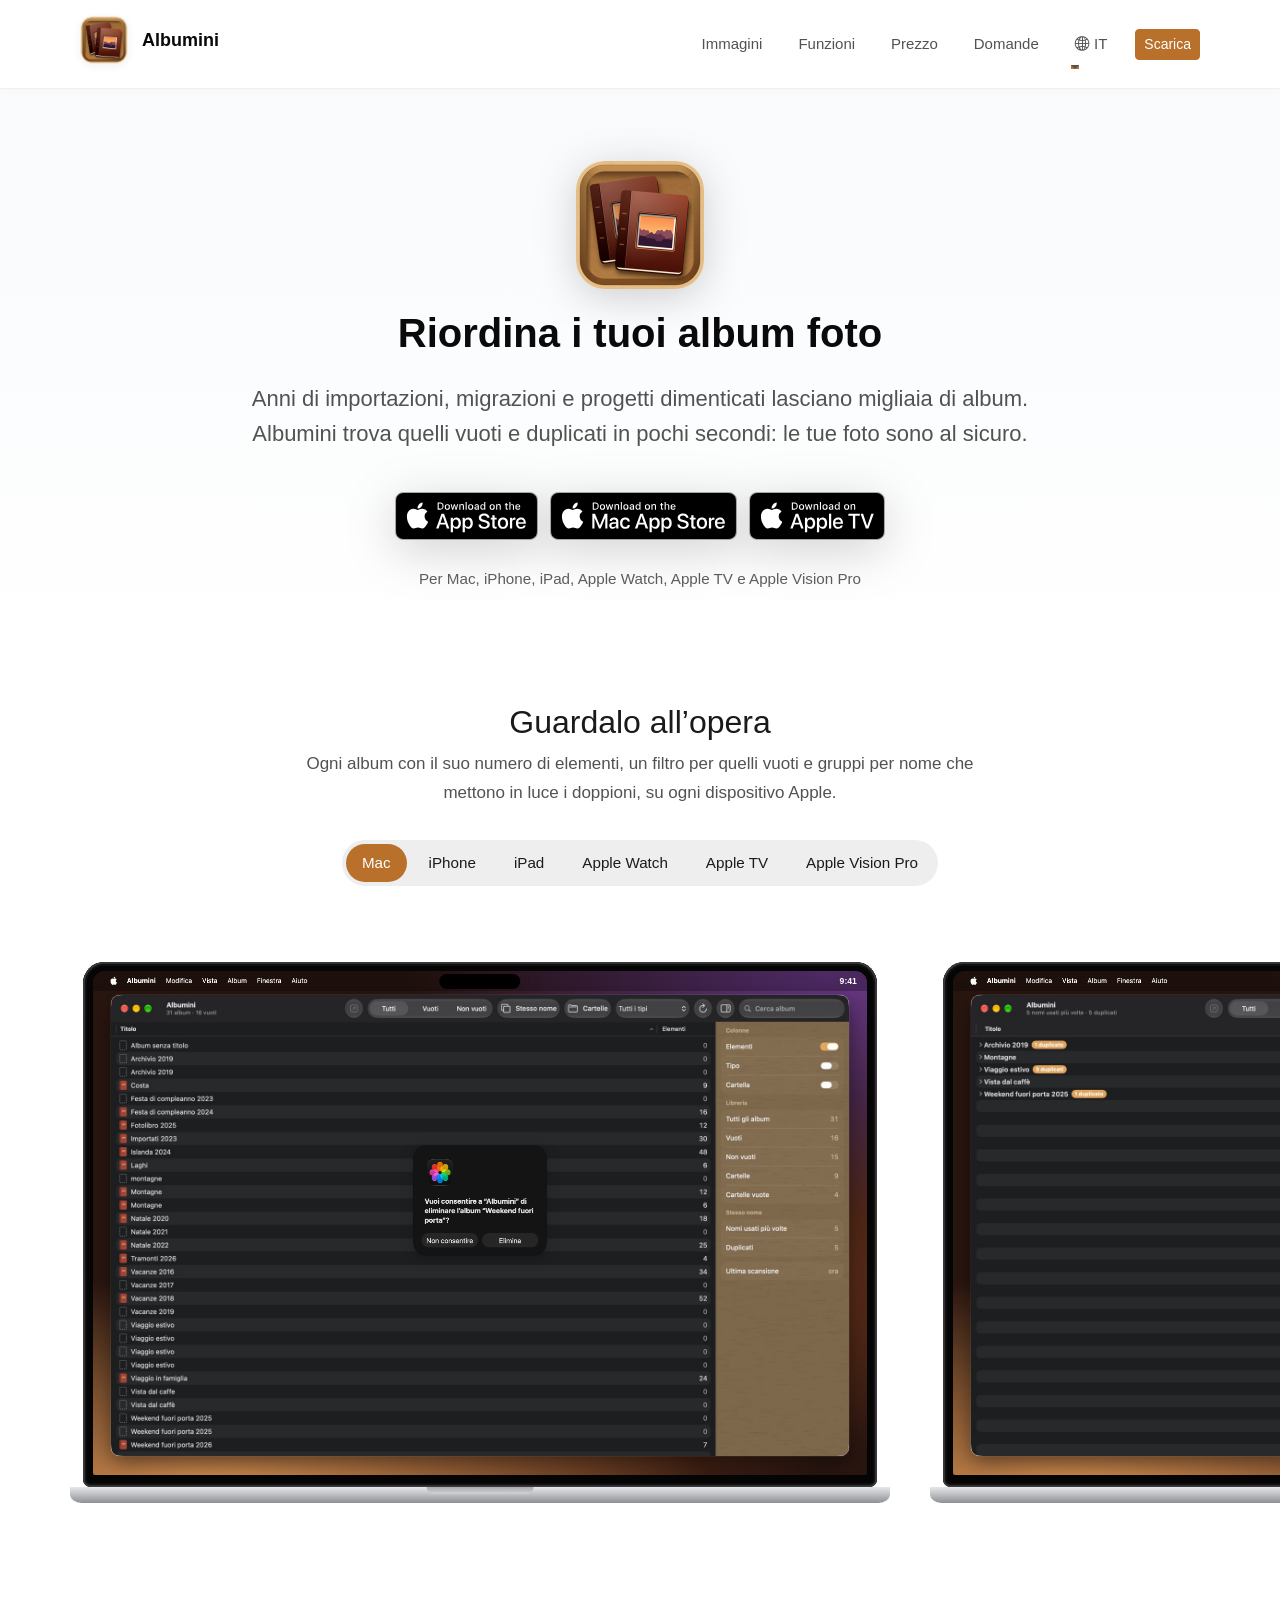
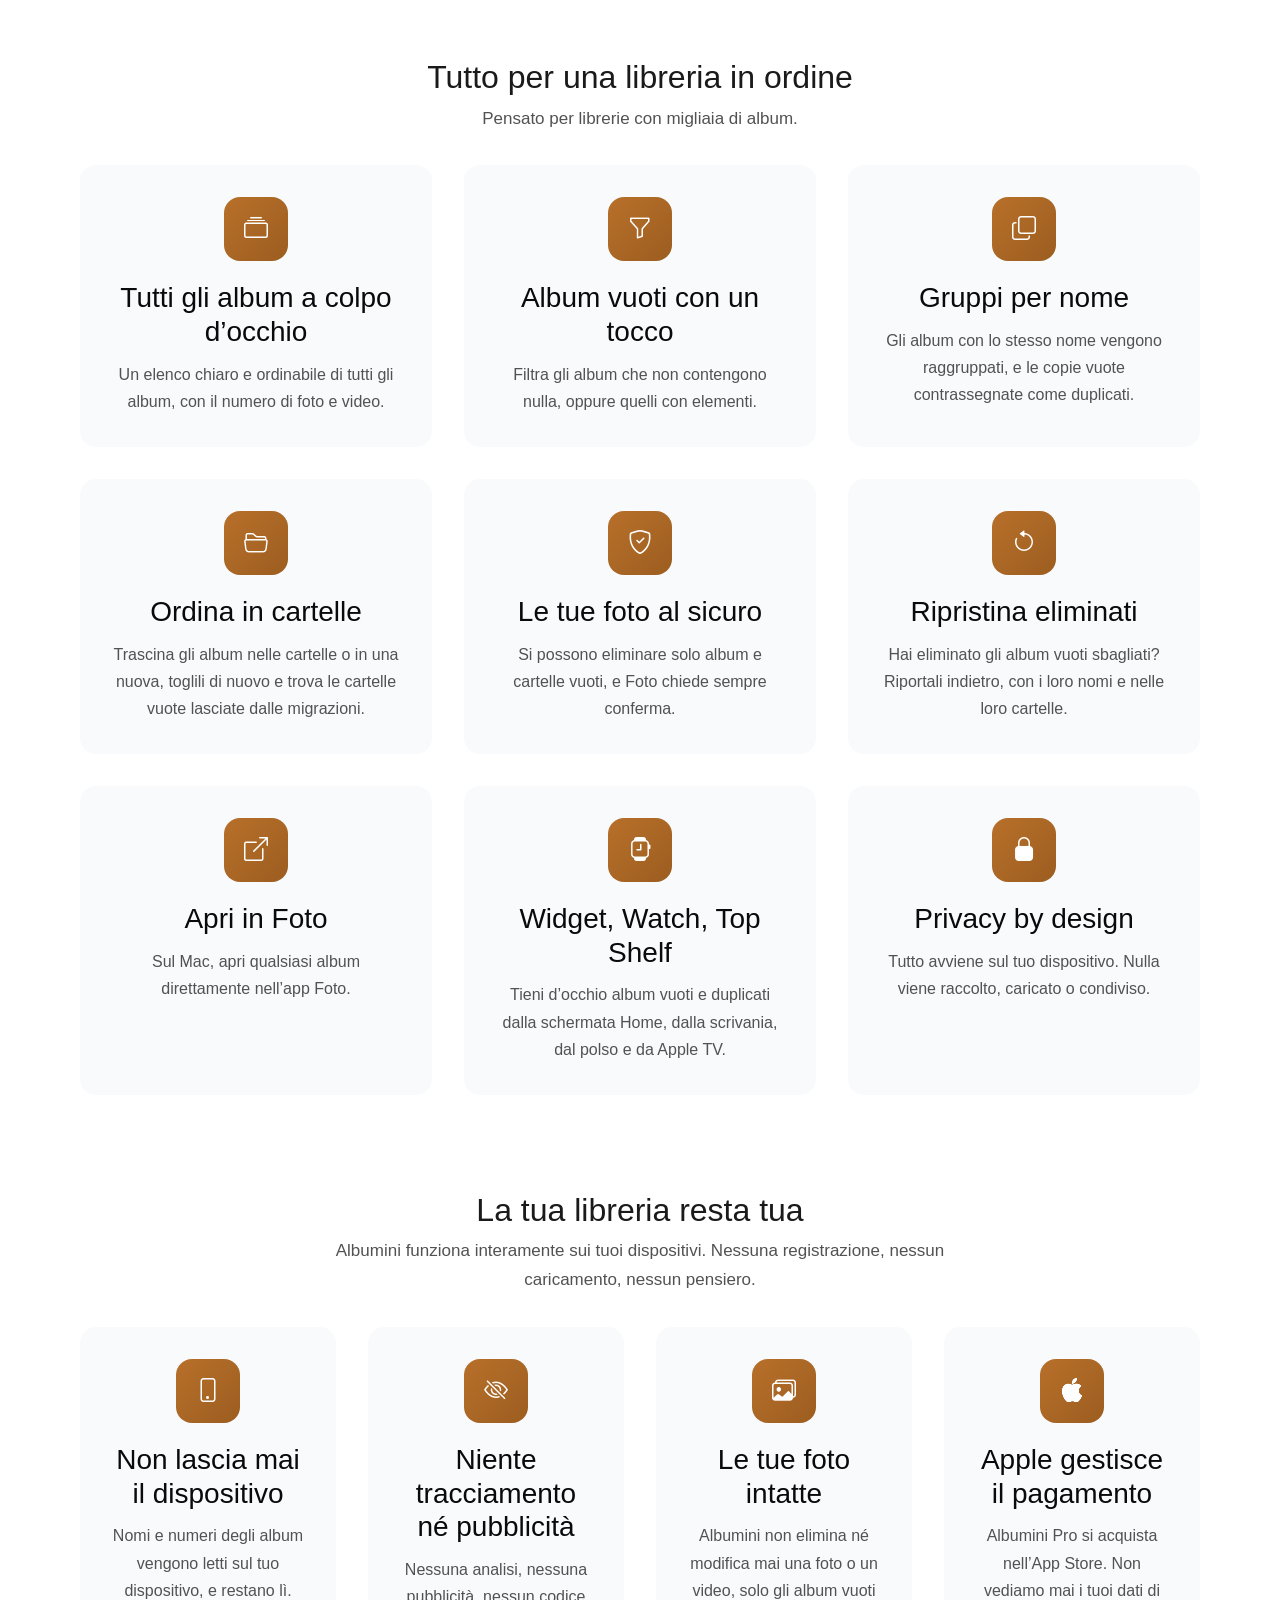
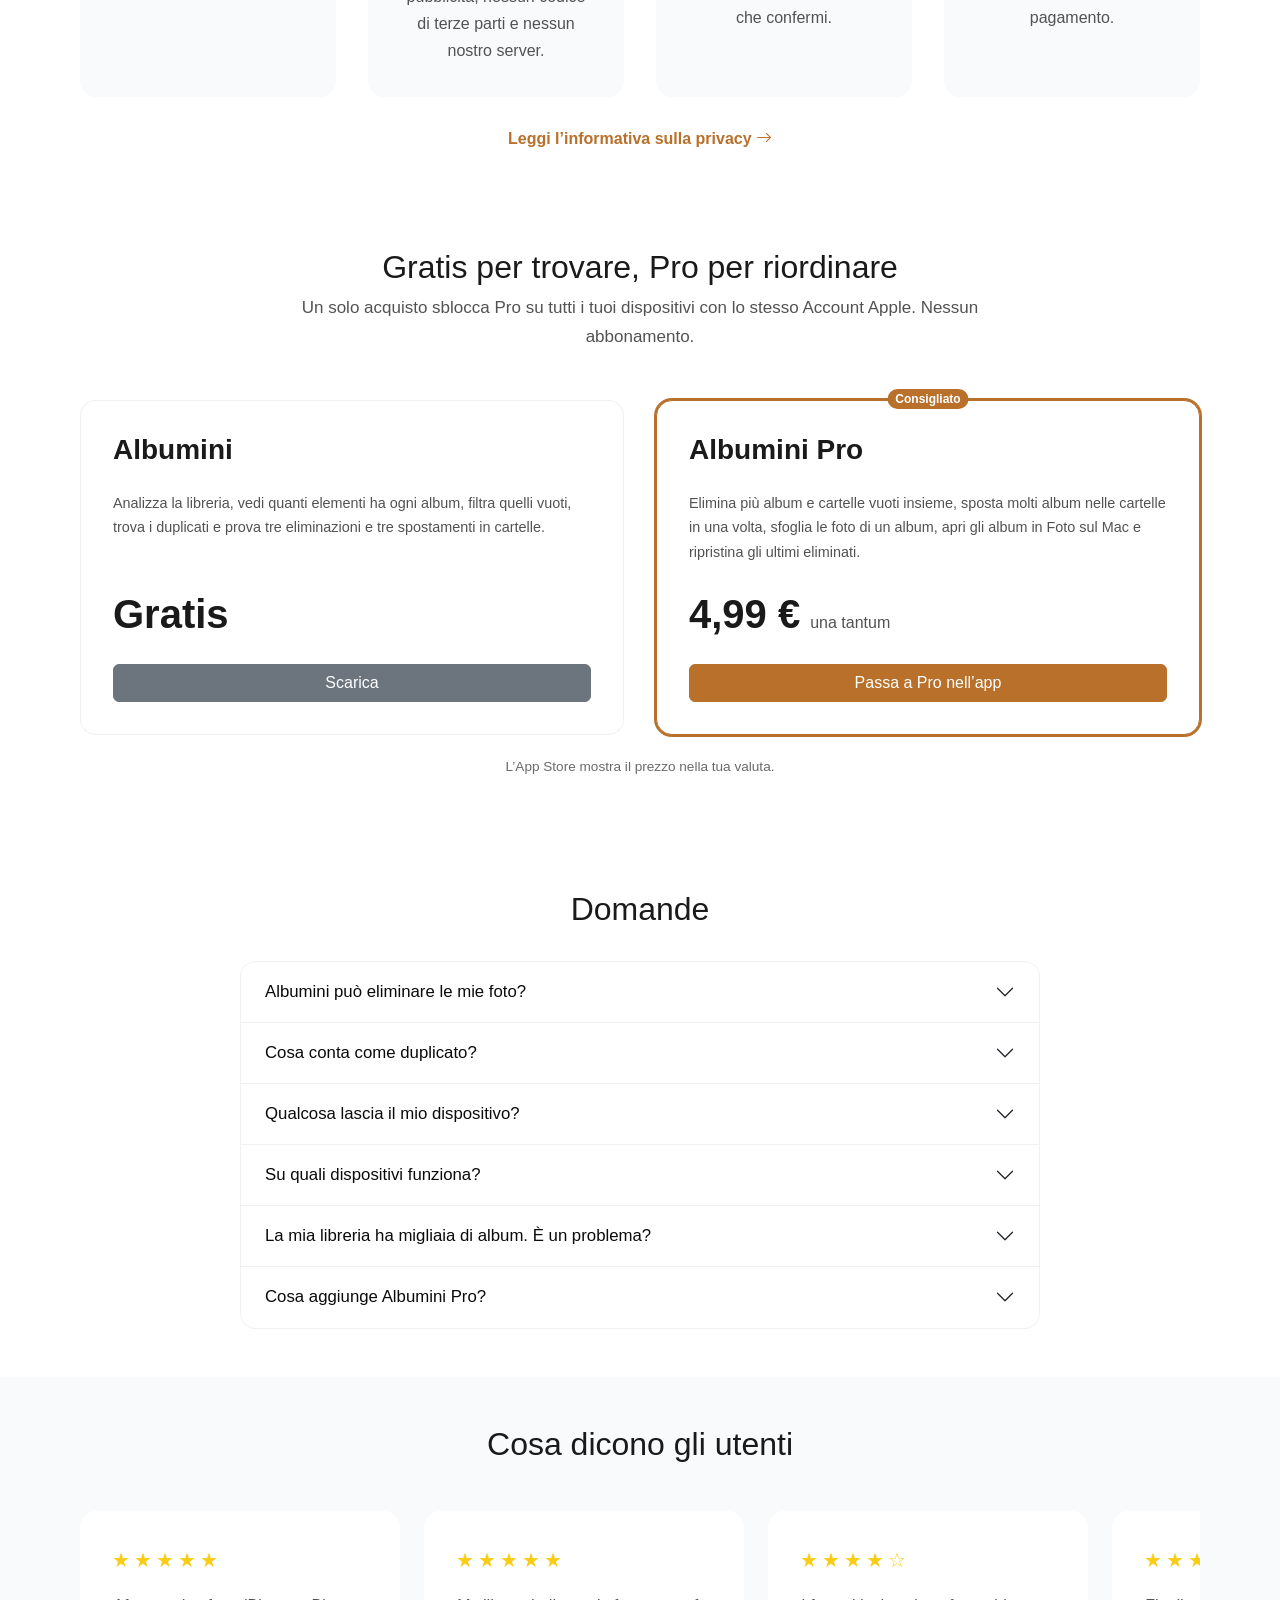
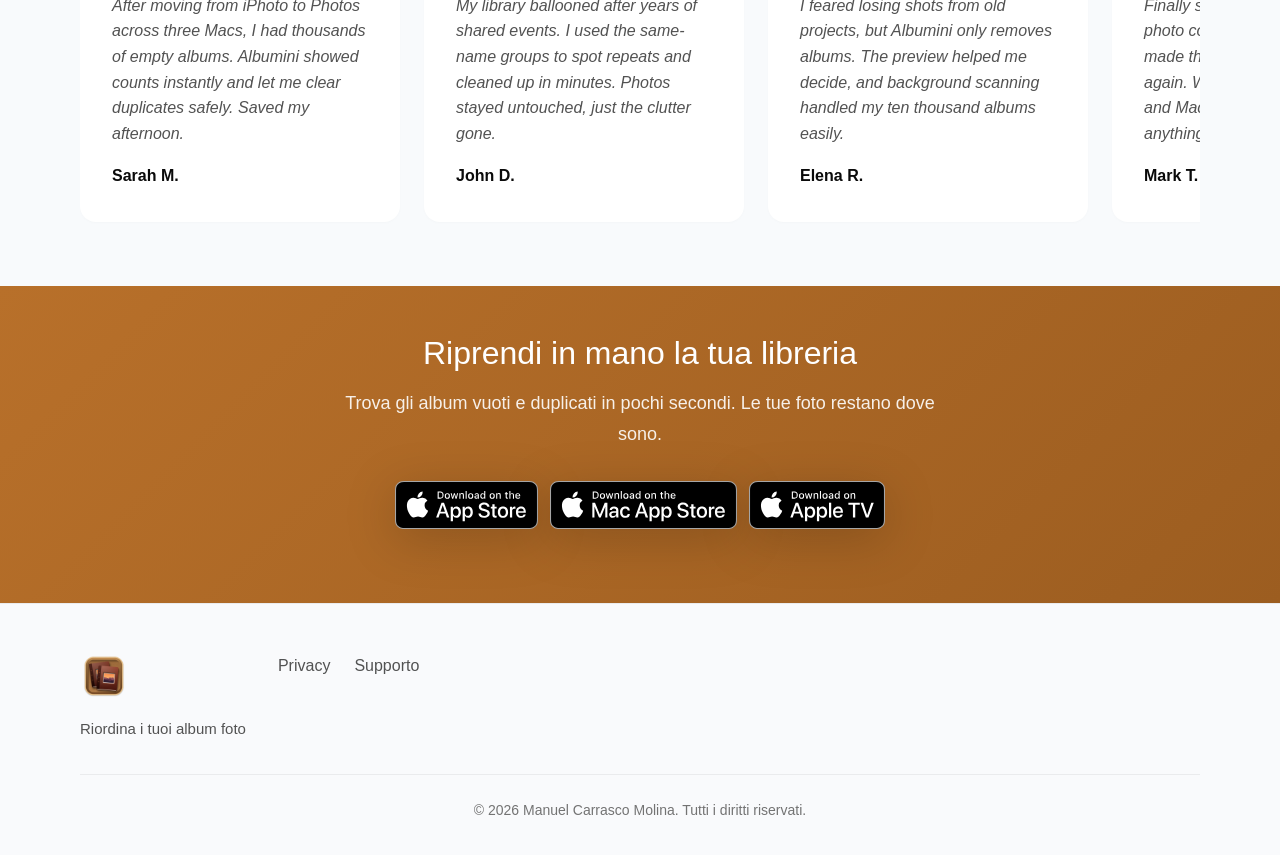
<file: it/index.html>
<!doctype html>
<html lang="it" data-light-theme="light" data-dark-theme="dark">
  <head>
    <meta charset="utf-8">
    <meta name="viewport" content="width=device-width, initial-scale=1">
    <title>Albumini – Riordina i tuoi album foto</title>
    <meta name="description" content="Anni di importazioni, migrazioni e progetti dimenticati lasciano migliaia di album. Albumini trova quelli vuoti e duplicati in pochi secondi: le tue foto sono al sicuro.">
    <meta name="author" content="Manuel Carrasco Molina">
    <meta property="og:site_name" content="Albumini">
    <meta property="og:title" content="Albumini – Riordina i tuoi album foto">
    <meta property="og:description" content="Anni di importazioni, migrazioni e progetti dimenticati lasciano migliaia di album. Albumini trova quelli vuoti e duplicati in pochi secondi: le tue foto sono al sicuro.">
    <meta property="og:url" content="https://albumini.objcgn.com/it/">
    <meta property="og:image" content="https://albumini.objcgn.com/images/og.jpg">
    <meta property="og:locale" content="it_IT">
    <meta name="twitter:card" content="summary_large_image">
    <meta name="twitter:dnt" content="on">
    <meta name="apple-itunes-app" content="app-id=6824553211">
    <link rel="canonical" href="https://albumini.objcgn.com/it/">
    <link rel="alternate" hreflang="en" href="https://albumini.objcgn.com/">
    <link rel="alternate" hreflang="de" href="https://albumini.objcgn.com/de/">
    <link rel="alternate" hreflang="es" href="https://albumini.objcgn.com/es/">
    <link rel="alternate" hreflang="fr" href="https://albumini.objcgn.com/fr/">
    <link rel="alternate" hreflang="it" href="https://albumini.objcgn.com/it/">
    <link rel="alternate" hreflang="nl" href="https://albumini.objcgn.com/nl/">
    <link rel="alternate" hreflang="x-default" href="https://albumini.objcgn.com/">
    <link rel="icon" href="../images/icon-256.png">
    <link rel="apple-touch-icon" href="../images/icon-256.png">
    <link href="../css/bootstrap.min.css" rel="stylesheet">
    <link href="../css/bootstrap-icons.min.css" rel="stylesheet">
    <link href="../css/ignite-core.min.css" rel="stylesheet">
    <link href="../css/styles.css" rel="stylesheet">
    <link href="../css/albumini.css" rel="stylesheet">

  </head>
  <body>
    <header>
      <nav class="site-header navbar navbar-expand-md">
        <div class="container flex-wrap flex-lg-nowrap">
          <div class="me-2 me-md-auto">
            <a href="./" class="brand-link d-inline-flex align-items-center navbar-brand"><img src="../images/icon-256.png" alt="" class="site-logo"><span class="brand-name">Albumini</span></a>
          </div>
          <button type="button" class="navbar-toggler btn" data-bs-toggle="collapse" data-bs-target="#navbarCollapse" aria-controls="navbarCollapse" aria-expanded="false" aria-label="Menu"><span class="navbar-toggler-icon"></span></button>
          <div id="navbarCollapse" class="collapse navbar-collapse">
            <ul class="navbar-nav mb-2 mb-md-0 col justify-content-end align-items-md-center">
              <li class="nav-item"><a href="#screenshots" class="nav-link text-nowrap">Immagini</a></li>
              <li class="nav-item"><a href="#features" class="nav-link text-nowrap">Funzioni</a></li>
              <li class="nav-item"><a href="#pricing" class="nav-link text-nowrap">Prezzo</a></li>
              <li class="nav-item"><a href="#faq" class="nav-link text-nowrap">Domande</a></li>
              <li class="nav-item dropdown"><a href="#" class="nav-link dropdown-toggle text-nowrap" role="button" data-bs-toggle="dropdown" aria-expanded="false" aria-label="Lingua"><i class="bi bi-globe2"></i> IT</a><ul class="dropdown-menu dropdown-menu-end"><li><a class="dropdown-item" href="../" lang="en" hreflang="en" data-lang="en">English</a></li><li><a class="dropdown-item" href="../de/" lang="de" hreflang="de" data-lang="de">Deutsch</a></li><li><a class="dropdown-item" href="../es/" lang="es" hreflang="es" data-lang="es">Español</a></li><li><a class="dropdown-item" href="../fr/" lang="fr" hreflang="fr" data-lang="fr">Français</a></li><li><a class="dropdown-item" href="../it/" lang="it" hreflang="it" data-lang="it" aria-current="true">Italiano</a></li><li><a class="dropdown-item" href="../nl/" lang="nl" hreflang="nl" data-lang="nl">Nederlands</a></li></ul></li>
              <li class="nav-item"><a href="#download" class="text-nowrap btn btn-sm btn-primary">Scarica</a></li>
            </ul>
          </div>
        </div>
      </nav>
    </header>
    <main class="site-main">
      <section id="hero" class="hero hero-centered">
        <div class="container">
          <div class="hero-content">
            <img src="../images/icon-256.png" alt="" class="hero-icon" width="128" height="128">
            <h1 class="hero-title">Riordina i tuoi album foto</h1>
            <p class="hero-subtitle">Anni di importazioni, migrazioni e progetti dimenticati lasciano migliaia di album. Albumini trova quelli vuoti e duplicati in pochi secondi: le tue foto sono al sicuro.</p>
            <div class="hero-cta store-badges"><a href="https://apps.apple.com/app/id6824553211" class="store-badge"><picture><source srcset="../images/app-store-download-white.svg" media="(prefers-color-scheme: dark)"><img src="../images/app-store-download-black.svg" alt="Download on the App Store" height="48"></picture></a><a href="https://apps.apple.com/app/id6824553211" class="store-badge"><picture><source srcset="../images/mac-app-store-download-white.svg" media="(prefers-color-scheme: dark)"><img src="../images/mac-app-store-download-black.svg" alt="Download on the Mac App Store" height="48"></picture></a><a href="https://apps.apple.com/app/id6824553211" class="store-badge"><picture><source srcset="../images/apple-tv-download-white.svg" media="(prefers-color-scheme: dark)"><img src="../images/apple-tv-download-black.svg" alt="Download on Apple TV" height="48"></picture></a></div>
            <p class="platforms-line">Per Mac, iPhone, iPad, Apple Watch, Apple TV e Apple Vision Pro</p>
          </div>
        </div>
      </section>
      <section id="screenshots" class="screenshots-section">
        <div class="container">
          <div class="section-header">
            <h2>Guardalo all’opera</h2>
            <p class="section-description">Ogni album con il suo numero di elementi, un filtro per quelli vuoti e gruppi per nome che mettono in luce i doppioni, su ogni dispositivo Apple.</p>
          </div>
          <div class="platform-tabs" role="tablist">
            <button type="button" role="tab" id="tab-mac" aria-controls="panel-mac" aria-selected="true">Mac</button><button type="button" role="tab" id="tab-iphone" aria-controls="panel-iphone" aria-selected="false" tabindex="-1">iPhone</button><button type="button" role="tab" id="tab-ipad" aria-controls="panel-ipad" aria-selected="false" tabindex="-1">iPad</button><button type="button" role="tab" id="tab-watch" aria-controls="panel-watch" aria-selected="false" tabindex="-1">Apple Watch</button><button type="button" role="tab" id="tab-tv" aria-controls="panel-tv" aria-selected="false" tabindex="-1">Apple TV</button><button type="button" role="tab" id="tab-vision" aria-controls="panel-vision" aria-selected="false" tabindex="-1">Apple Vision Pro</button>
          </div>
        </div>
        <div class="platform-panels"><div role="tabpanel" id="panel-mac" aria-labelledby="tab-mac" class="platform-panel platform-mac">
<button type="button" class="shot" data-full="../images/screens/it/mac-1-albums.jpg" aria-label="Albumini su Mac: una tabella ordinabile di 19 album con il numero di elementi, accanto a una barra laterale con le opzioni delle colonne e le statistiche della libreria: 10 vuoti, 9 non vuoti e 4 duplicati."><span class="device macbook"><span class="lid"><span class="screen"><span class="menu-bar"><img class="menu" src="../images/screens/it/menu-bar.png" alt="" loading="lazy" decoding="async"><span class="clock">9:41</span></span><span class="island"></span><img class="window" src="../images/screens/it/mac-1-albums.jpg" alt="Albumini su Mac: una tabella ordinabile di 19 album con il numero di elementi, accanto a una barra laterale con le opzioni delle colonne e le statistiche della libreria: 10 vuoti, 9 non vuoti e 4 duplicati." loading="lazy" decoding="async"><img class="prompt" src="../images/screens/it/delete-prompt.png" alt="" loading="lazy" decoding="async" style="width: 27.11%; height: 37.10%"></span></span><span class="base"></span></span></button>
<button type="button" class="shot" data-full="../images/screens/it/mac-2-same-name.jpg" aria-label="Albumini su Mac raggruppa gli album con lo stesso nome in righe espandibili: Archive 2019 con 1 duplicato, Café Views, Mountains e Summer Trip con 3 duplicati."><span class="device macbook"><span class="lid"><span class="screen"><span class="menu-bar"><img class="menu" src="../images/screens/it/menu-bar.png" alt="" loading="lazy" decoding="async"><span class="clock">9:41</span></span><span class="island"></span><img class="window" src="../images/screens/it/mac-2-same-name.jpg" alt="Albumini su Mac raggruppa gli album con lo stesso nome in righe espandibili: Archive 2019 con 1 duplicato, Café Views, Mountains e Summer Trip con 3 duplicati." loading="lazy" decoding="async"></span></span><span class="base"></span></span></button>
<button type="button" class="shot" data-full="../images/screens/it/mac-3-empty.jpg" aria-label="Albumini su Mac con il filtro Vuoti: una tabella di 10 album che contengono tutti 0 elementi, pronti per essere controllati ed eliminati."><span class="device macbook"><span class="lid"><span class="screen"><span class="menu-bar"><img class="menu" src="../images/screens/it/menu-bar.png" alt="" loading="lazy" decoding="async"><span class="clock">9:41</span></span><span class="island"></span><img class="window" src="../images/screens/it/mac-3-empty.jpg" alt="Albumini su Mac con il filtro Vuoti: una tabella di 10 album che contengono tutti 0 elementi, pronti per essere controllati ed eliminati." loading="lazy" decoding="async"></span></span><span class="base"></span></span></button>
</div><div role="tabpanel" id="panel-iphone" aria-labelledby="tab-iphone" class="platform-panel platform-iphone" hidden>
<button type="button" class="shot" data-full="../images/screens/it/iphone-1-albums.jpg" aria-label="Albumini su iPhone: un elenco di album fotografici, ciascuno con il numero di elementi. La maggior parte mostra 0, rivelando quanti sono vuoti."><span class="device iphone"><span class="screen"><img src="../images/screens/it/iphone-1-albums.jpg" alt="Albumini su iPhone: un elenco di album fotografici, ciascuno con il numero di elementi. La maggior parte mostra 0, rivelando quanti sono vuoti." loading="lazy" decoding="async"><span class="island"></span></span></span></button>
<button type="button" class="shot" data-full="../images/screens/it/iphone-2-same-name.jpg" aria-label="Albumini su iPhone che raggruppa gli album con lo stesso nome: Archive 2019 con 1 duplicato, Cafe Visits, Family e Summer Trip con 3 duplicati, ciascuno con il numero di album che contiene."><span class="device iphone"><span class="screen"><img src="../images/screens/it/iphone-2-same-name.jpg" alt="Albumini su iPhone che raggruppa gli album con lo stesso nome: Archive 2019 con 1 duplicato, Cafe Visits, Family e Summer Trip con 3 duplicati, ciascuno con il numero di album che contiene." loading="lazy" decoding="async"><span class="island"></span></span></span></button>
<button type="button" class="shot" data-full="../images/screens/it/iphone-3-empty.jpg" aria-label="Albumini su iPhone filtrato sui soli album vuoti: un elenco di album che contengono tutti 0 elementi, tra cui quattro chiamati Summer Trip."><span class="device iphone"><span class="screen"><img src="../images/screens/it/iphone-3-empty.jpg" alt="Albumini su iPhone filtrato sui soli album vuoti: un elenco di album che contengono tutti 0 elementi, tra cui quattro chiamati Summer Trip." loading="lazy" decoding="async"><span class="island"></span></span></span></button>
</div><div role="tabpanel" id="panel-ipad" aria-labelledby="tab-ipad" class="platform-panel platform-ipad" hidden>
<button type="button" class="shot" data-full="../images/screens/it/ipad-1-albums.jpg" aria-label="Albumini su iPad: l’elenco degli album con il numero di elementi accanto a un pannello delle opzioni che mostra 14 album, 10 vuoti, 4 non vuoti e 4 duplicati."><span class="device ipad"><span class="screen"><img src="../images/screens/it/ipad-1-albums.jpg" alt="Albumini su iPad: l’elenco degli album con il numero di elementi accanto a un pannello delle opzioni che mostra 14 album, 10 vuoti, 4 non vuoti e 4 duplicati." loading="lazy" decoding="async"></span></span></button>
<button type="button" class="shot" data-full="../images/screens/it/ipad-2-same-name.jpg" aria-label="Albumini su iPad con gli album raggruppati per nome; il numero di duplicati è evidenziato accanto ad Archive 2019 e Summer Trip, e il pannello delle opzioni mostra le statistiche della libreria."><span class="device ipad"><span class="screen"><img src="../images/screens/it/ipad-2-same-name.jpg" alt="Albumini su iPad con gli album raggruppati per nome; il numero di duplicati è evidenziato accanto ad Archive 2019 e Summer Trip, e il pannello delle opzioni mostra le statistiche della libreria." loading="lazy" decoding="async"></span></span></button>
<button type="button" class="shot" data-full="../images/screens/it/ipad-3-empty.jpg" aria-label="Albumini su iPad che mostra solo gli album vuoti, pronti per essere selezionati ed eliminati."><span class="device ipad"><span class="screen"><img src="../images/screens/it/ipad-3-empty.jpg" alt="Albumini su iPad che mostra solo gli album vuoti, pronti per essere selezionati ed eliminati." loading="lazy" decoding="async"></span></span></button>
</div><div role="tabpanel" id="panel-watch" aria-labelledby="tab-watch" class="platform-panel platform-watch" hidden>
<button type="button" class="shot" data-full="../images/screens/en/watch-1-counts.jpg" aria-label="Albumini su Apple Watch: 463 album vuoti, 58 duplicati e 7637 album in tutto."><span class="device watch"><span class="screen"><img src="../images/screens/en/watch-1-counts.jpg" alt="Albumini su Apple Watch: 463 album vuoti, 58 duplicati e 7637 album in tutto." loading="lazy" decoding="async"></span></span></button>
<button type="button" class="shot" data-full="../images/screens/en/watch-2-empty.jpg" aria-label="Albumini su Apple Watch con l’elenco degli album vuoti."><span class="device watch"><span class="screen"><img src="../images/screens/en/watch-2-empty.jpg" alt="Albumini su Apple Watch con l’elenco degli album vuoti." loading="lazy" decoding="async"></span></span></button>
<button type="button" class="shot" data-full="../images/screens/en/watch-3-duplicates.jpg" aria-label="Albumini su Apple Watch con l’elenco degli album duplicati."><span class="device watch"><span class="screen"><img src="../images/screens/en/watch-3-duplicates.jpg" alt="Albumini su Apple Watch con l’elenco degli album duplicati." loading="lazy" decoding="async"></span></span></button>
</div><div role="tabpanel" id="panel-tv" aria-labelledby="tab-tv" class="platform-panel platform-tv" hidden>
<button type="button" class="shot" data-full="../images/screens/it/tv-1-top-shelf.jpg" aria-label="La schermata Home di Apple TV con la Top Shelf di Albumini che mostra album vuoti, Cafe Views e mountains."><span class="device tv"><span class="screen"><img src="../images/screens/it/tv-1-top-shelf.jpg" alt="La schermata Home di Apple TV con la Top Shelf di Albumini che mostra album vuoti, Cafe Views e mountains." loading="lazy" decoding="async"></span><span class="stand"></span></span></button>
<button type="button" class="shot" data-full="../images/screens/it/tv-2-albums.jpg" aria-label="Albumini su Apple TV: grandi pulsanti di filtro per tutti gli album, quelli vuoti o non vuoti, sopra l’elenco degli album con il numero di elementi."><span class="device tv"><span class="screen"><img src="../images/screens/it/tv-2-albums.jpg" alt="Albumini su Apple TV: grandi pulsanti di filtro per tutti gli album, quelli vuoti o non vuoti, sopra l’elenco degli album con il numero di elementi." loading="lazy" decoding="async"></span><span class="stand"></span></span></button>
<button type="button" class="shot" data-full="../images/screens/it/tv-3-duplicates.jpg" aria-label="Albumini su Apple TV che raggruppa gli album per nome, con 1 duplicato in Archive 2019 e 3 duplicati in Summer Trip."><span class="device tv"><span class="screen"><img src="../images/screens/it/tv-3-duplicates.jpg" alt="Albumini su Apple TV che raggruppa gli album per nome, con 1 duplicato in Archive 2019 e 3 duplicati in Summer Trip." loading="lazy" decoding="async"></span><span class="stand"></span></span></button>
<button type="button" class="shot" data-full="../images/screens/it/tv-4-statistics.jpg" aria-label="Albumini su Apple TV con le statistiche della libreria: album, album vuoti e duplicati."><span class="device tv"><span class="screen"><img src="../images/screens/it/tv-4-statistics.jpg" alt="Albumini su Apple TV con le statistiche della libreria: album, album vuoti e duplicati." loading="lazy" decoding="async"></span><span class="stand"></span></span></button>
</div><div role="tabpanel" id="panel-vision" aria-labelledby="tab-vision" class="platform-panel platform-vision" hidden>
<button type="button" class="shot" data-full="../images/screens/en/vision-1-albums.jpg" aria-label="Albumini su Apple Vision Pro: una finestra con l’elenco degli album e le sue opzioni, sospesa in un soggiorno."><span class="device vision"><span class="screen"><img src="../images/screens/en/vision-1-albums.jpg" alt="Albumini su Apple Vision Pro: una finestra con l’elenco degli album e le sue opzioni, sospesa in un soggiorno." loading="lazy" decoding="async"></span></span></button>
<button type="button" class="shot" data-full="../images/screens/en/vision-2-same-name.jpg" aria-label="Albumini su Apple Vision Pro raggruppa gli album con lo stesso nome."><span class="device vision"><span class="screen"><img src="../images/screens/en/vision-2-same-name.jpg" alt="Albumini su Apple Vision Pro raggruppa gli album con lo stesso nome." loading="lazy" decoding="async"></span></span></button>
<button type="button" class="shot" data-full="../images/screens/en/vision-3-empty.jpg" aria-label="Albumini su Apple Vision Pro mostra solo gli album vuoti."><span class="device vision"><span class="screen"><img src="../images/screens/en/vision-3-empty.jpg" alt="Albumini su Apple Vision Pro mostra solo gli album vuoti." loading="lazy" decoding="async"></span></span></button>
</div></div>
      </section>
      <section id="features" class="features-section features-grid-layout">
        <div class="container">
          <div class="section-header">
            <h2>Tutto per una libreria in ordine</h2>
            <p class="section-description">Pensato per librerie con migliaia di album.</p>
          </div>
          <div class="features-grid">
<div class="feature-card"><div class="feature-icon"><i class="feature-icon-image bi-collection"></i></div><h3 class="feature-title">Tutti gli album a colpo d’occhio</h3><p class="feature-description">Un elenco chiaro e ordinabile di tutti gli album, con il numero di foto e video.</p></div>
<div class="feature-card"><div class="feature-icon"><i class="feature-icon-image bi-funnel"></i></div><h3 class="feature-title">Album vuoti con un tocco</h3><p class="feature-description">Filtra gli album che non contengono nulla, oppure quelli con elementi.</p></div>
<div class="feature-card"><div class="feature-icon"><i class="feature-icon-image bi-copy"></i></div><h3 class="feature-title">Gruppi per nome</h3><p class="feature-description">Gli album con lo stesso nome vengono raggruppati, e le copie vuote contrassegnate come duplicati.</p></div>
<div class="feature-card"><div class="feature-icon"><i class="feature-icon-image bi-folder2-open"></i></div><h3 class="feature-title">Ordina in cartelle</h3><p class="feature-description">Trascina gli album nelle cartelle o in una nuova, toglili di nuovo e trova le cartelle vuote lasciate dalle migrazioni.</p></div>
<div class="feature-card"><div class="feature-icon"><i class="feature-icon-image bi-shield-check"></i></div><h3 class="feature-title">Le tue foto al sicuro</h3><p class="feature-description">Si possono eliminare solo album e cartelle vuoti, e Foto chiede sempre conferma.</p></div>
<div class="feature-card"><div class="feature-icon"><i class="feature-icon-image bi-arrow-counterclockwise"></i></div><h3 class="feature-title">Ripristina eliminati</h3><p class="feature-description">Hai eliminato gli album vuoti sbagliati? Riportali indietro, con i loro nomi e nelle loro cartelle.</p></div>
<div class="feature-card"><div class="feature-icon"><i class="feature-icon-image bi-box-arrow-up-right"></i></div><h3 class="feature-title">Apri in Foto</h3><p class="feature-description">Sul Mac, apri qualsiasi album direttamente nell’app Foto.</p></div>
<div class="feature-card"><div class="feature-icon"><i class="feature-icon-image bi-smartwatch"></i></div><h3 class="feature-title">Widget, Watch, Top Shelf</h3><p class="feature-description">Tieni d’occhio album vuoti e duplicati dalla schermata Home, dalla scrivania, dal polso e da Apple TV.</p></div>
<div class="feature-card"><div class="feature-icon"><i class="feature-icon-image bi-lock-fill"></i></div><h3 class="feature-title">Privacy by design</h3><p class="feature-description">Tutto avviene sul tuo dispositivo. Nulla viene raccolto, caricato o condiviso.</p></div>
          </div>
        </div>
      </section>
      <section id="privacy" class="features-section privacy-section">
        <div class="container">
          <div class="section-header">
            <h2>La tua libreria resta tua</h2>
            <p class="section-description">Albumini funziona interamente sui tuoi dispositivi. Nessuna registrazione, nessun caricamento, nessun pensiero.</p>
          </div>
          <div class="features-grid privacy-grid">
<div class="feature-card"><div class="feature-icon"><i class="feature-icon-image bi-phone"></i></div><h3 class="feature-title">Non lascia mai il dispositivo</h3><p class="feature-description">Nomi e numeri degli album vengono letti sul tuo dispositivo, e restano lì.</p></div>
<div class="feature-card"><div class="feature-icon"><i class="feature-icon-image bi-eye-slash"></i></div><h3 class="feature-title">Niente tracciamento né pubblicità</h3><p class="feature-description">Nessuna analisi, nessuna pubblicità, nessun codice di terze parti e nessun nostro server.</p></div>
<div class="feature-card"><div class="feature-icon"><i class="feature-icon-image bi-images"></i></div><h3 class="feature-title">Le tue foto intatte</h3><p class="feature-description">Albumini non elimina né modifica mai una foto o un video, solo gli album vuoti che confermi.</p></div>
<div class="feature-card"><div class="feature-icon"><i class="feature-icon-image bi-apple"></i></div><h3 class="feature-title">Apple gestisce il pagamento</h3><p class="feature-description">Albumini Pro si acquista nell’App Store. Non vediamo mai i tuoi dati di pagamento.</p></div>
          </div>
          <p class="privacy-link"><a href="privacy.html">Leggi l’informativa sulla privacy <i class="bi bi-arrow-right"></i></a></p>
        </div>
      </section>
      <section id="pricing" class="pricing-section">
        <div class="container">
          <div class="section-header">
            <h2>Gratis per trovare, Pro per riordinare</h2>
            <p class="section-description">Un solo acquisto sblocca Pro su tutti i tuoi dispositivi con lo stesso Account Apple. Nessun abbonamento.</p>
          </div>
          <div class="pricing-content">
            <div class="pricing-tiers">
              <div class="pricing-tier">
                <h3 class="pricing-tier-name">Albumini</h3>
                <p class="pricing-tier-description">Analizza la libreria, vedi quanti elementi ha ogni album, filtra quelli vuoti, trova i duplicati e prova tre eliminazioni e tre spostamenti in cartelle.</p>
                <div class="pricing-price"><div class="pricing-price-line"><span class="pricing-amount">Gratis</span></div></div>
                <a href="#download" class="pricing-cta btn btn-secondary">Scarica</a>
              </div>
              <div class="pricing-tier pricing-tier-highlighted">
                <span class="pricing-badge badge text-bg-primary rounded-pill">Consigliato</span>
                <h3 class="pricing-tier-name">Albumini Pro</h3>
                <p class="pricing-tier-description">Elimina più album e cartelle vuoti insieme, sposta molti album nelle cartelle in una volta, sfoglia le foto di un album, apri gli album in Foto sul Mac e ripristina gli ultimi eliminati.</p>
                <div class="pricing-price"><div class="pricing-price-line"><span class="pricing-amount">4,99 €</span><span class="pricing-period pricing-period-onetime">una tantum</span></div></div>
                <a href="#download" class="pricing-cta btn btn-primary">Passa a Pro nell’app</a>
              </div>
            </div>
            <p class="price-note">L’App Store mostra il prezzo nella tua valuta.</p>
          </div>
        </div>
      </section>
      <section id="faq" class="faq-section">
        <div class="container">
          <div class="section-header"><h2>Domande</h2></div>
          <div class="faq-content faq-accordion-layout">
            <div id="faq" class="faq-accordion accordion">
<div class="accordion-item"><h3 class="accordion-header"><button type="button" class="accordion-button collapsed" data-bs-toggle="collapse" data-bs-target="#faq-0" aria-expanded="false" aria-controls="faq-0">Albumini può eliminare le mie foto?</button></h3><div id="faq-0" class="accordion-collapse collapse" data-bs-parent="#faq"><div class="accordion-body"><p class="faq-answer">No. Albumini elimina solo album e cartelle vuoti, e Foto ti chiede conferma ogni volta. Eliminare un album non elimina mai una foto.</p></div></div></div>
<div class="accordion-item"><h3 class="accordion-header"><button type="button" class="accordion-button collapsed" data-bs-toggle="collapse" data-bs-target="#faq-1" aria-expanded="false" aria-controls="faq-1">Cosa conta come duplicato?</button></h3><div id="faq-1" class="accordion-collapse collapse" data-bs-parent="#faq"><div class="accordion-body"><p class="faq-answer">Gli album con lo stesso nome. Stesso nome li raggruppa, ignorando maiuscole, accenti e spazi in più, e contrassegna le copie vuote come duplicati, così ne tieni uno per tipo.</p></div></div></div>
<div class="accordion-item"><h3 class="accordion-header"><button type="button" class="accordion-button collapsed" data-bs-toggle="collapse" data-bs-target="#faq-2" aria-expanded="false" aria-controls="faq-2">Qualcosa lascia il mio dispositivo?</button></h3><div id="faq-2" class="accordion-collapse collapse" data-bs-parent="#faq"><div class="accordion-body"><p class="faq-answer">No. Albumini legge i nomi degli album e il numero di elementi sul tuo dispositivo, e non raccoglie nulla.</p></div></div></div>
<div class="accordion-item"><h3 class="accordion-header"><button type="button" class="accordion-button collapsed" data-bs-toggle="collapse" data-bs-target="#faq-3" aria-expanded="false" aria-controls="faq-3">Su quali dispositivi funziona?</button></h3><div id="faq-3" class="accordion-collapse collapse" data-bs-parent="#faq"><div class="accordion-body"><p class="faq-answer">Mac, iPhone, iPad, Apple Watch, Apple TV e Apple Vision Pro. Un solo acquisto di Albumini Pro li sblocca tutti.</p></div></div></div>
<div class="accordion-item"><h3 class="accordion-header"><button type="button" class="accordion-button collapsed" data-bs-toggle="collapse" data-bs-target="#faq-4" aria-expanded="false" aria-controls="faq-4">La mia libreria ha migliaia di album. È un problema?</button></h3><div id="faq-4" class="accordion-collapse collapse" data-bs-parent="#faq"><div class="accordion-body"><p class="faq-answer">No, Albumini è pensato proprio per questo. La prima analisi avviene in background, poi l’elenco si apre all’istante.</p></div></div></div>
<div class="accordion-item"><h3 class="accordion-header"><button type="button" class="accordion-button collapsed" data-bs-toggle="collapse" data-bs-target="#faq-5" aria-expanded="false" aria-controls="faq-5">Cosa aggiunge Albumini Pro?</button></h3><div id="faq-5" class="accordion-collapse collapse" data-bs-parent="#faq"><div class="accordion-body"><p class="faq-answer">Senza Pro puoi eliminare tre volte su Mac, iPhone e iPad. Con Pro elimini senza limiti e più album insieme, vedi le foto di un album e ripristini gli ultimi album eliminati.</p></div></div></div>
            </div>
          </div>
        </div>
      </section>
      <section id="reviews" class="testimonials-section testimonials-carousel">
        <div class="container">
          <div class="section-header"><h2>Cosa dicono gli utenti</h2></div>
          <div class="testimonials-scroll">
<div class="testimonial-card"><div class="testimonial-rating" aria-label="5/5"><span class="star">★</span><span class="star">★</span><span class="star">★</span><span class="star">★</span><span class="star">★</span></div><p class="testimonial-quote">After moving from iPhoto to Photos across three Macs, I had thousands of empty albums. Albumini showed counts instantly and let me clear duplicates safely. Saved my afternoon.</p><p class="testimonial-author">Sarah M.</p></div>
<div class="testimonial-card"><div class="testimonial-rating" aria-label="5/5"><span class="star">★</span><span class="star">★</span><span class="star">★</span><span class="star">★</span><span class="star">★</span></div><p class="testimonial-quote">My library ballooned after years of shared events. I used the same-name groups to spot repeats and cleaned up in minutes. Photos stayed untouched, just the clutter gone.</p><p class="testimonial-author">John D.</p></div>
<div class="testimonial-card"><div class="testimonial-rating" aria-label="4/5"><span class="star">★</span><span class="star">★</span><span class="star">★</span><span class="star">★</span><span class="star">☆</span></div><p class="testimonial-quote">I feared losing shots from old projects, but Albumini only removes albums. The preview helped me decide, and background scanning handled my ten thousand albums easily.</p><p class="testimonial-author">Elena R.</p></div>
<div class="testimonial-card"><div class="testimonial-rating" aria-label="5/5"><span class="star">★</span><span class="star">★</span><span class="star">★</span><span class="star">★</span><span class="star">★</span></div><p class="testimonial-quote">Finally saw every album with its photo count. Filtering empty ones made the sidebar manageable again. Works across my iPhone and Mac without uploading anything.</p><p class="testimonial-author">Mark T.</p></div>
          </div>
        </div>
      </section>
      <section id="download" class="download-section">
        <div class="container">
          <div class="download-content">
            <h2>Riprendi in mano la tua libreria</h2>
            <p class="download-description">Trova gli album vuoti e duplicati in pochi secondi. Le tue foto restano dove sono.</p>
            <div class="store-badges"><a href="https://apps.apple.com/app/id6824553211" class="store-badge"><picture><source srcset="../images/app-store-download-white.svg" media="(prefers-color-scheme: dark)"><img src="../images/app-store-download-black.svg" alt="Download on the App Store" height="48"></picture></a><a href="https://apps.apple.com/app/id6824553211" class="store-badge"><picture><source srcset="../images/mac-app-store-download-white.svg" media="(prefers-color-scheme: dark)"><img src="../images/mac-app-store-download-black.svg" alt="Download on the Mac App Store" height="48"></picture></a><a href="https://apps.apple.com/app/id6824553211" class="store-badge"><picture><source srcset="../images/apple-tv-download-white.svg" media="(prefers-color-scheme: dark)"><img src="../images/apple-tv-download-black.svg" alt="Download on Apple TV" height="48"></picture></a></div>
          </div>
        </div>
      </section>
    </main>
    <footer class="site-footer">
      <div class="container">
        <div class="footer-content">
          <div class="footer-brand">
            <img src="../images/footer-logo.png" alt="" class="footer-logo">
            <p class="footer-tagline">Riordina i tuoi album foto</p>
          </div>
          <ul class="footer-nav">
            <li><a href="privacy.html">Privacy</a></li>
            <li><a href="mailto:support@objcgn.com">Supporto</a></li>
          </ul>
        </div>
        <div class="footer-copyright"><p>© 2026 Manuel Carrasco Molina. Tutti i diritti riservati.</p></div>
      </div>
    </footer>
    <dialog id="lightbox" class="lightbox"><img alt=""></dialog>
    <script src="../js/bootstrap.bundle.min.js"></script>
    <script src="../js/ignite-core.js"></script>
    <script>
document.querySelectorAll("[data-lang]").forEach(function (a) {
  a.addEventListener("click", function () { try { localStorage.setItem("lang", a.dataset.lang); } catch (e) {} });
});
document.querySelectorAll(".platform-tabs [role=tab]").forEach(function (tab) {
  tab.addEventListener("click", function () {
    document.querySelectorAll(".platform-tabs [role=tab]").forEach(function (t) {
      var on = t === tab;
      t.setAttribute("aria-selected", on);
      t.tabIndex = on ? 0 : -1;
      document.getElementById(t.getAttribute("aria-controls")).hidden = !on;
    });
  });
});
window.addEventListener("load", function () {
  document.querySelectorAll(".platform-panel img[loading=lazy]").forEach(function (img) { img.loading = "eager"; });
});
var lightbox = document.getElementById("lightbox");
document.querySelectorAll(".shot").forEach(function (shot) {
  shot.addEventListener("click", function () {
    var img = lightbox.querySelector("img");
    img.src = shot.dataset.full;
    img.alt = shot.getAttribute("aria-label");
    lightbox.showModal();
  });
});
lightbox.addEventListener("click", function () { lightbox.close(); });
</script>
  </body>
</html>
</file>
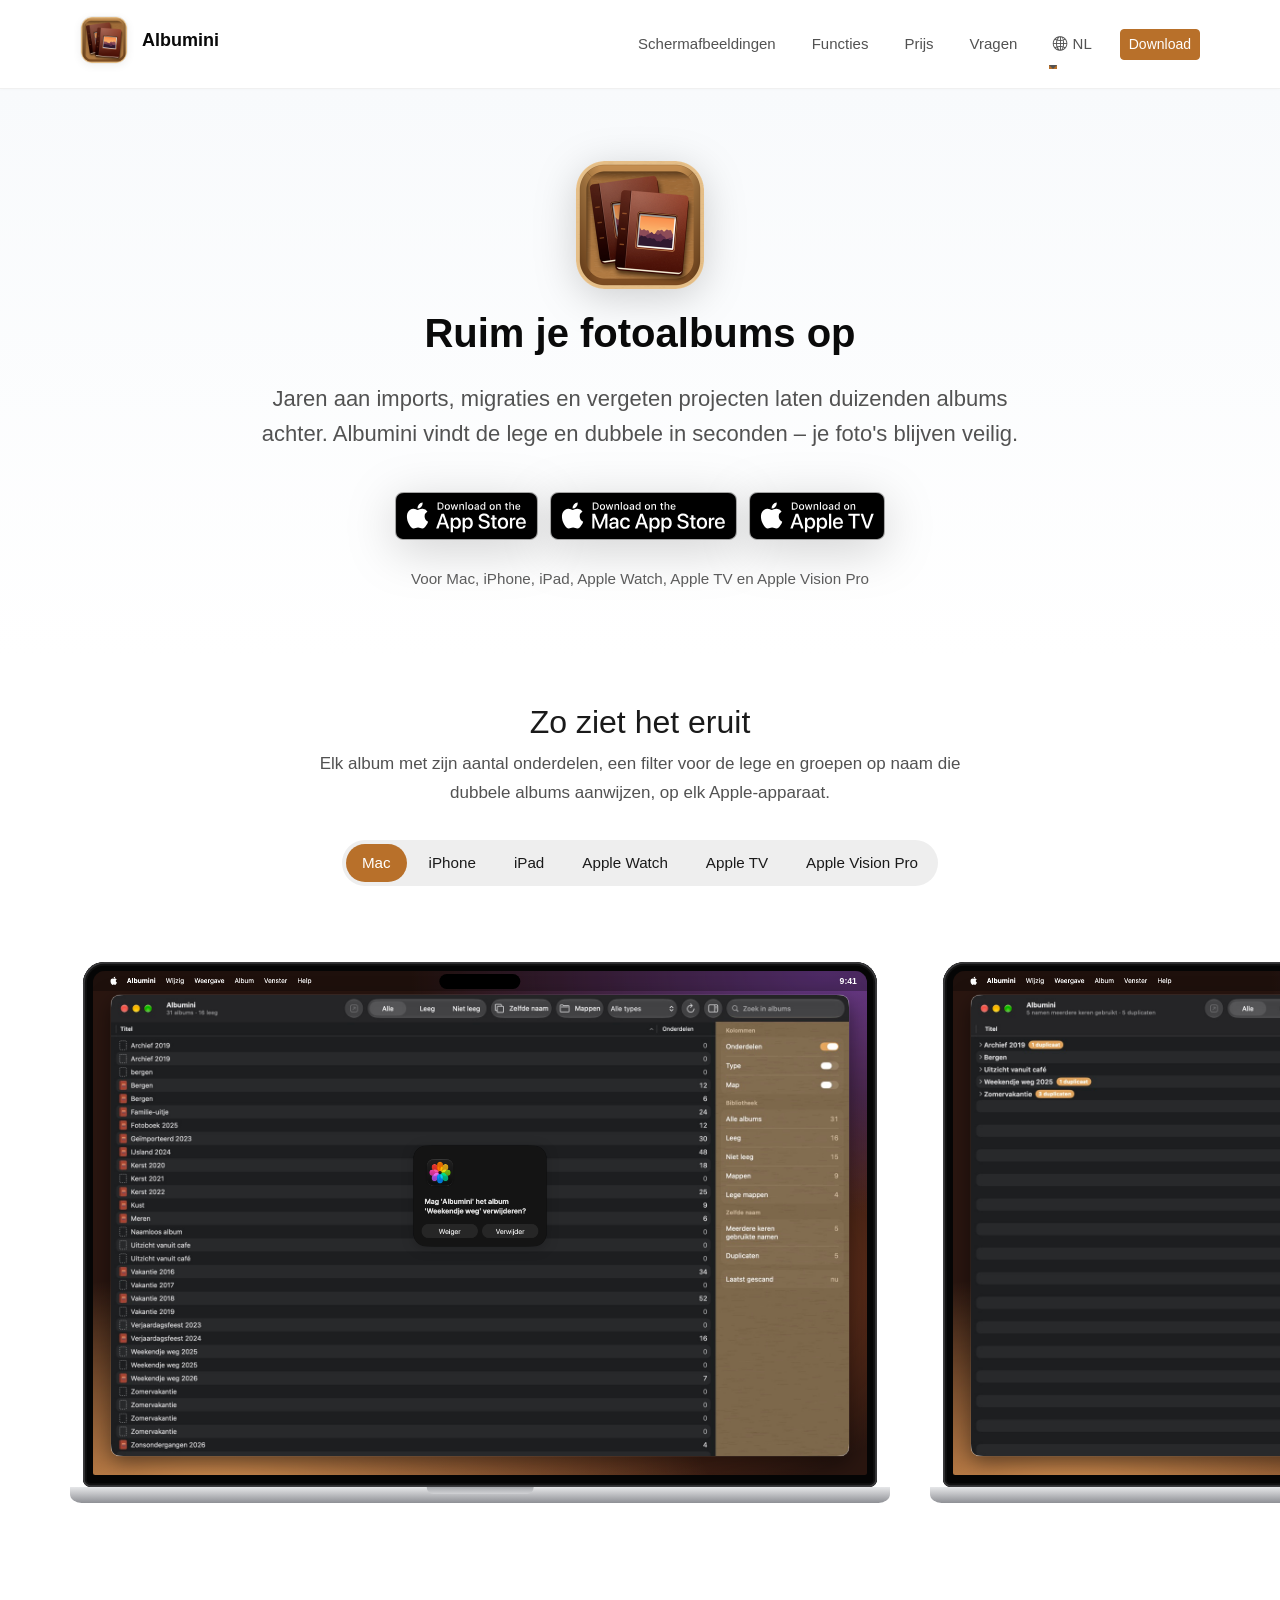
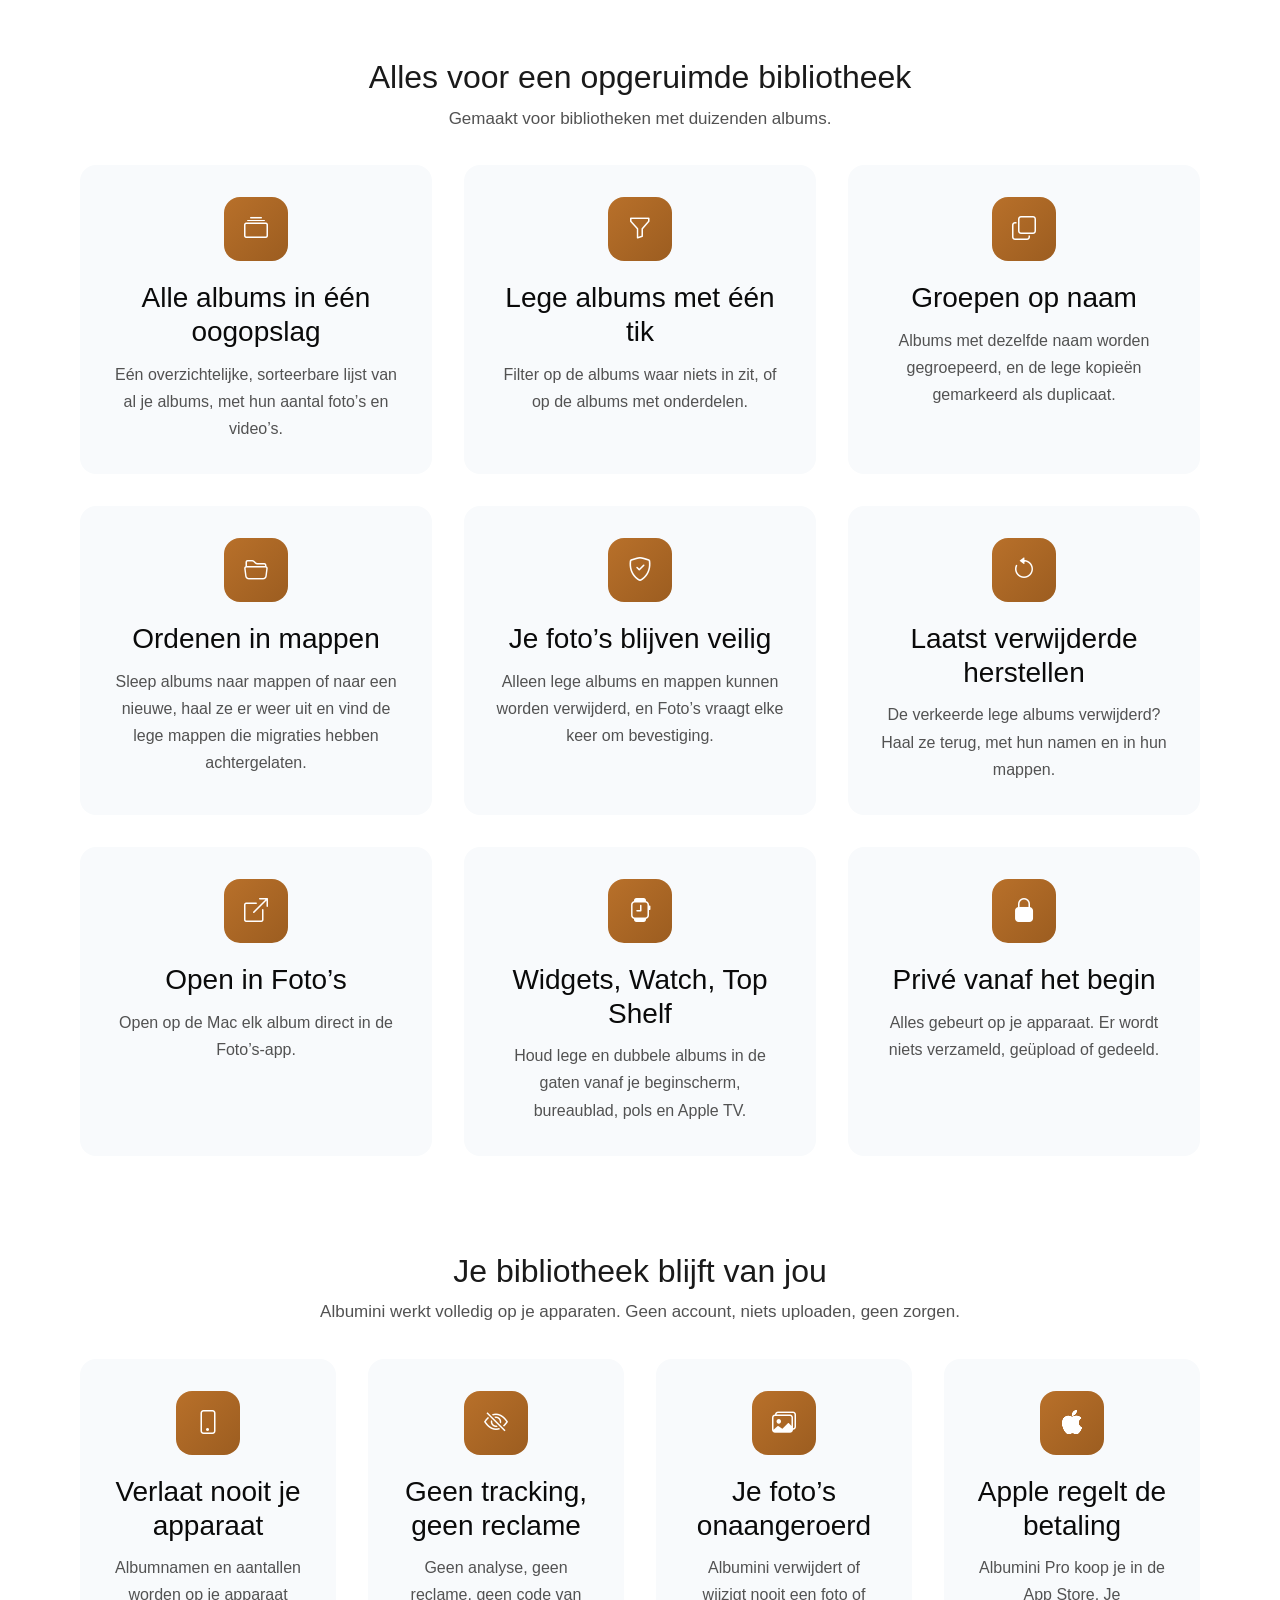
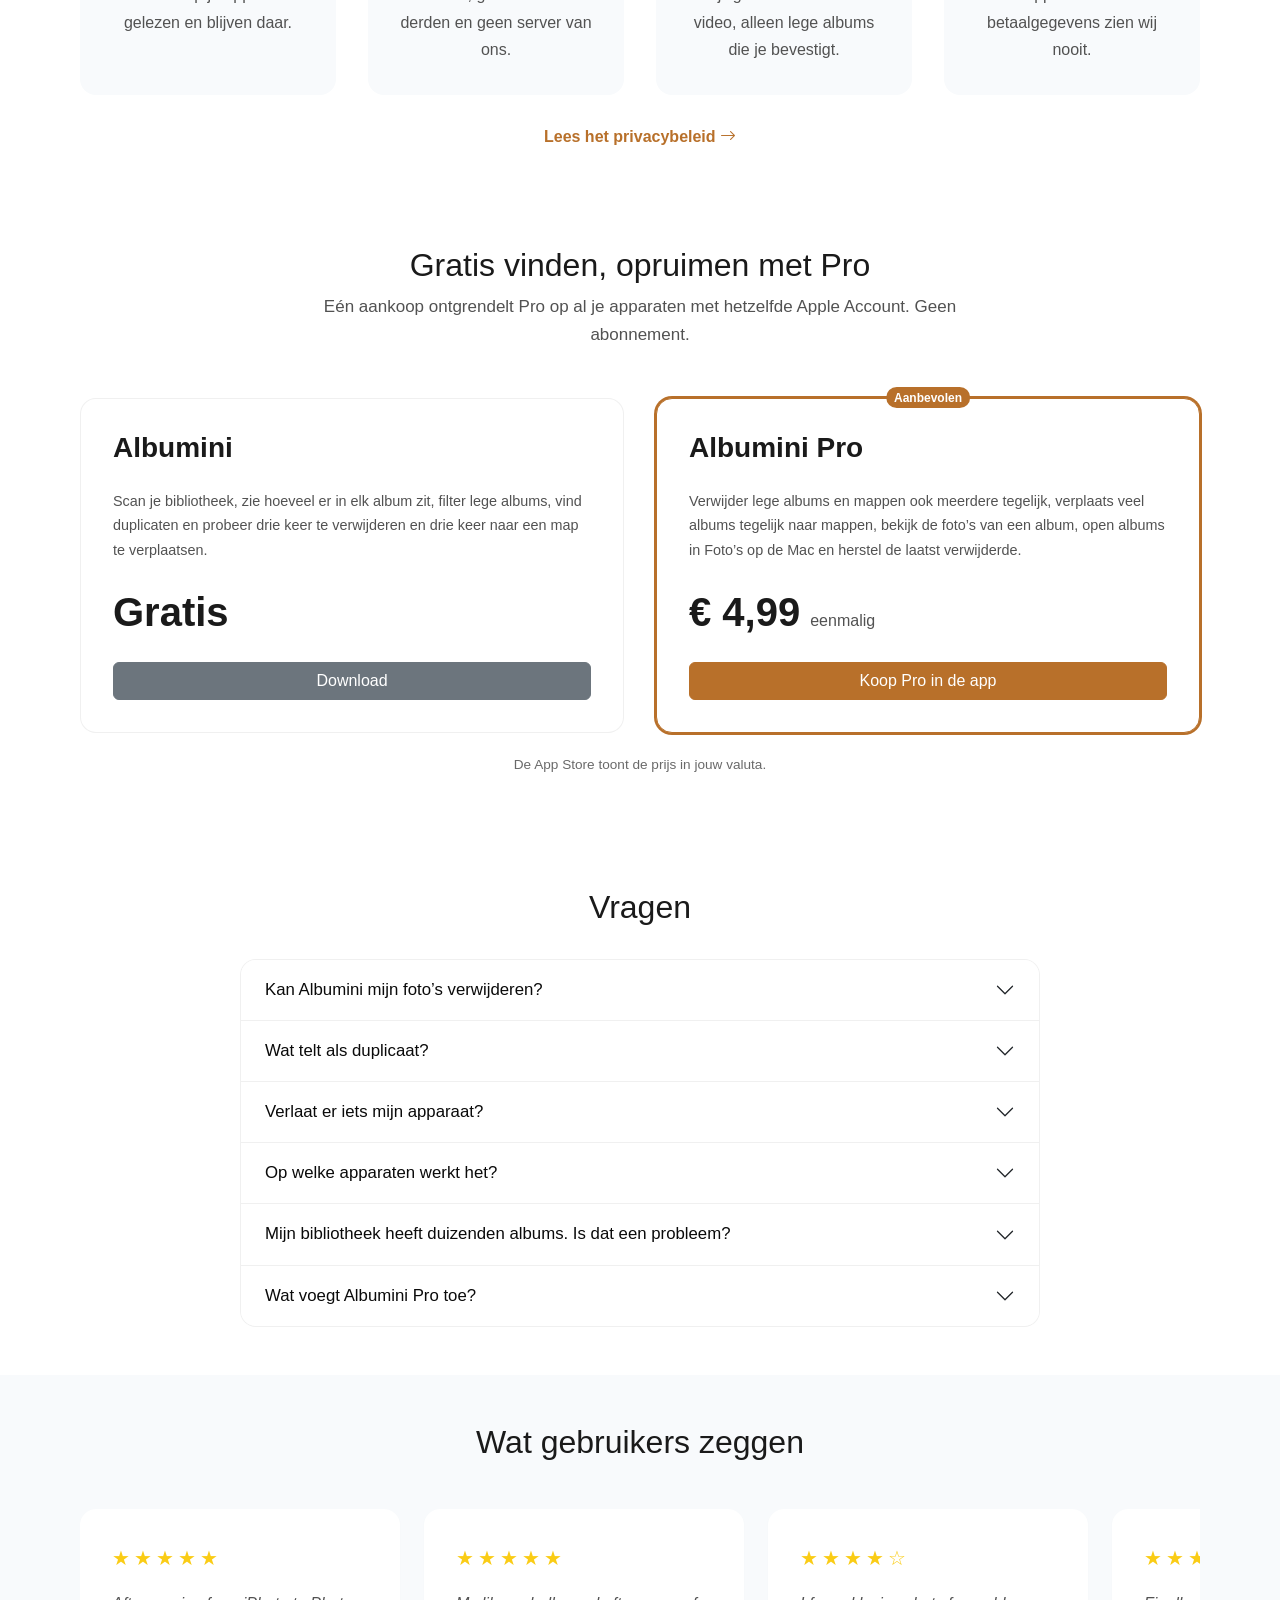
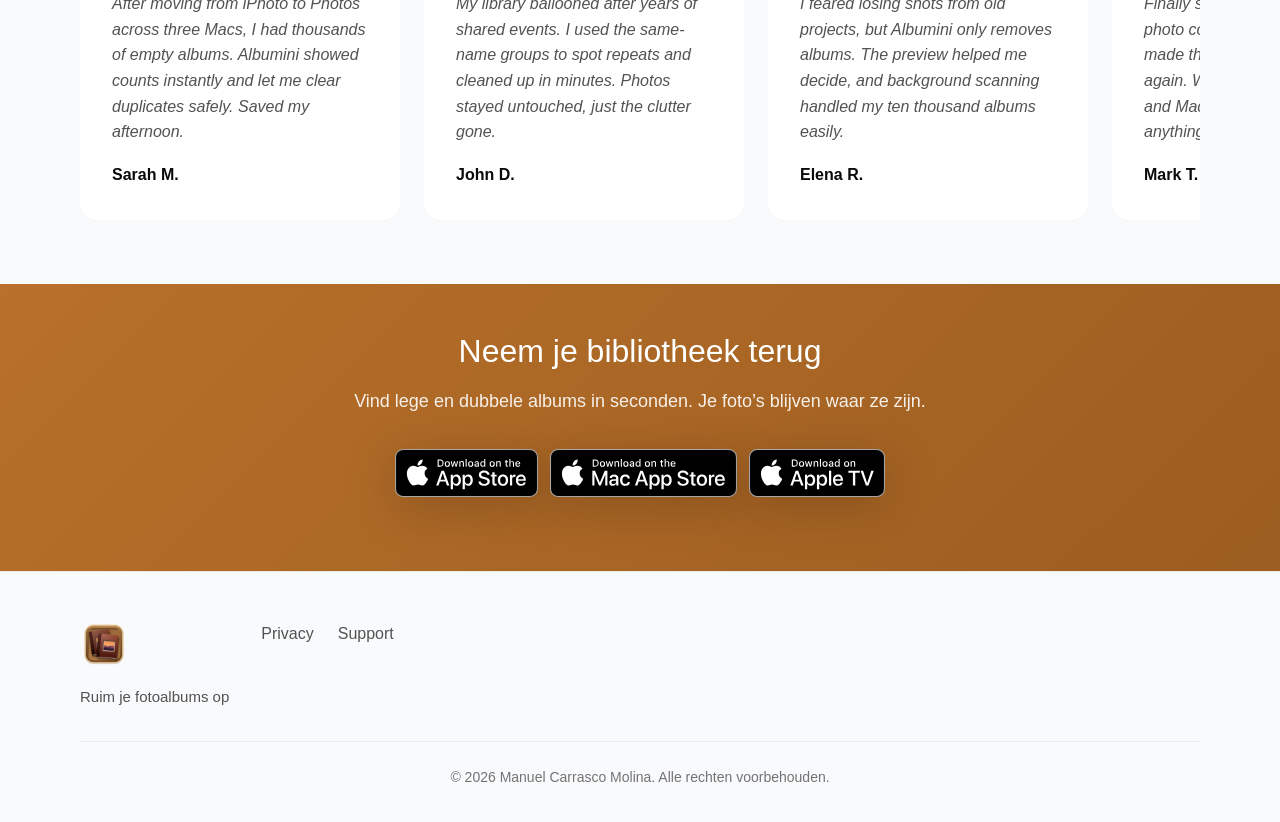
<file: nl/index.html>
<!doctype html>
<html lang="nl" data-light-theme="light" data-dark-theme="dark">
  <head>
    <meta charset="utf-8">
    <meta name="viewport" content="width=device-width, initial-scale=1">
    <title>Albumini – Ruim je fotoalbums op</title>
    <meta name="description" content="Jaren aan imports, migraties en vergeten projecten laten duizenden albums achter. Albumini vindt de lege en dubbele in seconden – je foto&#x27;s blijven veilig.">
    <meta name="author" content="Manuel Carrasco Molina">
    <meta property="og:site_name" content="Albumini">
    <meta property="og:title" content="Albumini – Ruim je fotoalbums op">
    <meta property="og:description" content="Jaren aan imports, migraties en vergeten projecten laten duizenden albums achter. Albumini vindt de lege en dubbele in seconden – je foto&#x27;s blijven veilig.">
    <meta property="og:url" content="https://albumini.objcgn.com/nl/">
    <meta property="og:image" content="https://albumini.objcgn.com/images/og.jpg">
    <meta property="og:locale" content="nl_NL">
    <meta name="twitter:card" content="summary_large_image">
    <meta name="twitter:dnt" content="on">
    <meta name="apple-itunes-app" content="app-id=6824553211">
    <link rel="canonical" href="https://albumini.objcgn.com/nl/">
    <link rel="alternate" hreflang="en" href="https://albumini.objcgn.com/">
    <link rel="alternate" hreflang="de" href="https://albumini.objcgn.com/de/">
    <link rel="alternate" hreflang="es" href="https://albumini.objcgn.com/es/">
    <link rel="alternate" hreflang="fr" href="https://albumini.objcgn.com/fr/">
    <link rel="alternate" hreflang="it" href="https://albumini.objcgn.com/it/">
    <link rel="alternate" hreflang="nl" href="https://albumini.objcgn.com/nl/">
    <link rel="alternate" hreflang="x-default" href="https://albumini.objcgn.com/">
    <link rel="icon" href="../images/icon-256.png">
    <link rel="apple-touch-icon" href="../images/icon-256.png">
    <link href="../css/bootstrap.min.css" rel="stylesheet">
    <link href="../css/bootstrap-icons.min.css" rel="stylesheet">
    <link href="../css/ignite-core.min.css" rel="stylesheet">
    <link href="../css/styles.css" rel="stylesheet">
    <link href="../css/albumini.css" rel="stylesheet">

  </head>
  <body>
    <header>
      <nav class="site-header navbar navbar-expand-md">
        <div class="container flex-wrap flex-lg-nowrap">
          <div class="me-2 me-md-auto">
            <a href="./" class="brand-link d-inline-flex align-items-center navbar-brand"><img src="../images/icon-256.png" alt="" class="site-logo"><span class="brand-name">Albumini</span></a>
          </div>
          <button type="button" class="navbar-toggler btn" data-bs-toggle="collapse" data-bs-target="#navbarCollapse" aria-controls="navbarCollapse" aria-expanded="false" aria-label="Menu"><span class="navbar-toggler-icon"></span></button>
          <div id="navbarCollapse" class="collapse navbar-collapse">
            <ul class="navbar-nav mb-2 mb-md-0 col justify-content-end align-items-md-center">
              <li class="nav-item"><a href="#screenshots" class="nav-link text-nowrap">Schermafbeeldingen</a></li>
              <li class="nav-item"><a href="#features" class="nav-link text-nowrap">Functies</a></li>
              <li class="nav-item"><a href="#pricing" class="nav-link text-nowrap">Prijs</a></li>
              <li class="nav-item"><a href="#faq" class="nav-link text-nowrap">Vragen</a></li>
              <li class="nav-item dropdown"><a href="#" class="nav-link dropdown-toggle text-nowrap" role="button" data-bs-toggle="dropdown" aria-expanded="false" aria-label="Taal"><i class="bi bi-globe2"></i> NL</a><ul class="dropdown-menu dropdown-menu-end"><li><a class="dropdown-item" href="../" lang="en" hreflang="en" data-lang="en">English</a></li><li><a class="dropdown-item" href="../de/" lang="de" hreflang="de" data-lang="de">Deutsch</a></li><li><a class="dropdown-item" href="../es/" lang="es" hreflang="es" data-lang="es">Español</a></li><li><a class="dropdown-item" href="../fr/" lang="fr" hreflang="fr" data-lang="fr">Français</a></li><li><a class="dropdown-item" href="../it/" lang="it" hreflang="it" data-lang="it">Italiano</a></li><li><a class="dropdown-item" href="../nl/" lang="nl" hreflang="nl" data-lang="nl" aria-current="true">Nederlands</a></li></ul></li>
              <li class="nav-item"><a href="#download" class="text-nowrap btn btn-sm btn-primary">Download</a></li>
            </ul>
          </div>
        </div>
      </nav>
    </header>
    <main class="site-main">
      <section id="hero" class="hero hero-centered">
        <div class="container">
          <div class="hero-content">
            <img src="../images/icon-256.png" alt="" class="hero-icon" width="128" height="128">
            <h1 class="hero-title">Ruim je fotoalbums op</h1>
            <p class="hero-subtitle">Jaren aan imports, migraties en vergeten projecten laten duizenden albums achter. Albumini vindt de lege en dubbele in seconden – je foto&#x27;s blijven veilig.</p>
            <div class="hero-cta store-badges"><a href="https://apps.apple.com/app/id6824553211" class="store-badge"><picture><source srcset="../images/app-store-download-white.svg" media="(prefers-color-scheme: dark)"><img src="../images/app-store-download-black.svg" alt="Download on the App Store" height="48"></picture></a><a href="https://apps.apple.com/app/id6824553211" class="store-badge"><picture><source srcset="../images/mac-app-store-download-white.svg" media="(prefers-color-scheme: dark)"><img src="../images/mac-app-store-download-black.svg" alt="Download on the Mac App Store" height="48"></picture></a><a href="https://apps.apple.com/app/id6824553211" class="store-badge"><picture><source srcset="../images/apple-tv-download-white.svg" media="(prefers-color-scheme: dark)"><img src="../images/apple-tv-download-black.svg" alt="Download on Apple TV" height="48"></picture></a></div>
            <p class="platforms-line">Voor Mac, iPhone, iPad, Apple Watch, Apple TV en Apple Vision Pro</p>
          </div>
        </div>
      </section>
      <section id="screenshots" class="screenshots-section">
        <div class="container">
          <div class="section-header">
            <h2>Zo ziet het eruit</h2>
            <p class="section-description">Elk album met zijn aantal onderdelen, een filter voor de lege en groepen op naam die dubbele albums aanwijzen, op elk Apple-apparaat.</p>
          </div>
          <div class="platform-tabs" role="tablist">
            <button type="button" role="tab" id="tab-mac" aria-controls="panel-mac" aria-selected="true">Mac</button><button type="button" role="tab" id="tab-iphone" aria-controls="panel-iphone" aria-selected="false" tabindex="-1">iPhone</button><button type="button" role="tab" id="tab-ipad" aria-controls="panel-ipad" aria-selected="false" tabindex="-1">iPad</button><button type="button" role="tab" id="tab-watch" aria-controls="panel-watch" aria-selected="false" tabindex="-1">Apple Watch</button><button type="button" role="tab" id="tab-tv" aria-controls="panel-tv" aria-selected="false" tabindex="-1">Apple TV</button><button type="button" role="tab" id="tab-vision" aria-controls="panel-vision" aria-selected="false" tabindex="-1">Apple Vision Pro</button>
          </div>
        </div>
        <div class="platform-panels"><div role="tabpanel" id="panel-mac" aria-labelledby="tab-mac" class="platform-panel platform-mac">
<button type="button" class="shot" data-full="../images/screens/nl/mac-1-albums.jpg" aria-label="Albumini op de Mac: een sorteerbare tabel met 19 albums en hun aantal onderdelen, naast een navigatiekolom met kolomopties en statistieken van de bibliotheek: 10 leeg, 9 niet leeg en 4 duplicaten."><span class="device macbook"><span class="lid"><span class="screen"><span class="menu-bar"><img class="menu" src="../images/screens/nl/menu-bar.png" alt="" loading="lazy" decoding="async"><span class="clock">9:41</span></span><span class="island"></span><img class="window" src="../images/screens/nl/mac-1-albums.jpg" alt="Albumini op de Mac: een sorteerbare tabel met 19 albums en hun aantal onderdelen, naast een navigatiekolom met kolomopties en statistieken van de bibliotheek: 10 leeg, 9 niet leeg en 4 duplicaten." loading="lazy" decoding="async"><img class="prompt" src="../images/screens/nl/delete-prompt.png" alt="" loading="lazy" decoding="async" style="width: 27.11%; height: 35.22%"></span></span><span class="base"></span></span></button>
<button type="button" class="shot" data-full="../images/screens/nl/mac-2-same-name.jpg" aria-label="Albumini op de Mac groepeert albums met dezelfde naam in uitklapbare rijen: Archive 2019 met 1 duplicaat, Café Views, Mountains en Summer Trip met 3 duplicaten."><span class="device macbook"><span class="lid"><span class="screen"><span class="menu-bar"><img class="menu" src="../images/screens/nl/menu-bar.png" alt="" loading="lazy" decoding="async"><span class="clock">9:41</span></span><span class="island"></span><img class="window" src="../images/screens/nl/mac-2-same-name.jpg" alt="Albumini op de Mac groepeert albums met dezelfde naam in uitklapbare rijen: Archive 2019 met 1 duplicaat, Café Views, Mountains en Summer Trip met 3 duplicaten." loading="lazy" decoding="async"></span></span><span class="base"></span></span></button>
<button type="button" class="shot" data-full="../images/screens/nl/mac-3-empty.jpg" aria-label="Albumini op de Mac met het filter Leeg: een tabel met 10 albums die allemaal 0 onderdelen bevatten, klaar om te controleren en te verwijderen."><span class="device macbook"><span class="lid"><span class="screen"><span class="menu-bar"><img class="menu" src="../images/screens/nl/menu-bar.png" alt="" loading="lazy" decoding="async"><span class="clock">9:41</span></span><span class="island"></span><img class="window" src="../images/screens/nl/mac-3-empty.jpg" alt="Albumini op de Mac met het filter Leeg: een tabel met 10 albums die allemaal 0 onderdelen bevatten, klaar om te controleren en te verwijderen." loading="lazy" decoding="async"></span></span><span class="base"></span></span></button>
</div><div role="tabpanel" id="panel-iphone" aria-labelledby="tab-iphone" class="platform-panel platform-iphone" hidden>
<button type="button" class="shot" data-full="../images/screens/nl/iphone-1-albums.jpg" aria-label="Albumini op iPhone: een lijst met fotoalbums, elk met het aantal onderdelen. De meeste tonen 0, waaruit blijkt hoeveel er leeg zijn."><span class="device iphone"><span class="screen"><img src="../images/screens/nl/iphone-1-albums.jpg" alt="Albumini op iPhone: een lijst met fotoalbums, elk met het aantal onderdelen. De meeste tonen 0, waaruit blijkt hoeveel er leeg zijn." loading="lazy" decoding="async"><span class="island"></span></span></span></button>
<button type="button" class="shot" data-full="../images/screens/nl/iphone-2-same-name.jpg" aria-label="Albumini op iPhone groepeert albums met dezelfde naam: Archive 2019 met 1 duplicaat, Cafe Visits, Family en Summer Trip met 3 duplicaten, elk met het aantal albums dat erin zit."><span class="device iphone"><span class="screen"><img src="../images/screens/nl/iphone-2-same-name.jpg" alt="Albumini op iPhone groepeert albums met dezelfde naam: Archive 2019 met 1 duplicaat, Cafe Visits, Family en Summer Trip met 3 duplicaten, elk met het aantal albums dat erin zit." loading="lazy" decoding="async"><span class="island"></span></span></span></button>
<button type="button" class="shot" data-full="../images/screens/nl/iphone-3-empty.jpg" aria-label="Albumini op iPhone gefilterd op lege albums: een lijst met albums die allemaal 0 onderdelen bevatten, waaronder vier met de naam Summer Trip."><span class="device iphone"><span class="screen"><img src="../images/screens/nl/iphone-3-empty.jpg" alt="Albumini op iPhone gefilterd op lege albums: een lijst met albums die allemaal 0 onderdelen bevatten, waaronder vier met de naam Summer Trip." loading="lazy" decoding="async"><span class="island"></span></span></span></button>
</div><div role="tabpanel" id="panel-ipad" aria-labelledby="tab-ipad" class="platform-panel platform-ipad" hidden>
<button type="button" class="shot" data-full="../images/screens/nl/ipad-1-albums.jpg" aria-label="Albumini op iPad: de albumlijst met het aantal onderdelen naast een optiepaneel met 14 albums, 10 lege, 4 niet-lege en 4 duplicaten."><span class="device ipad"><span class="screen"><img src="../images/screens/nl/ipad-1-albums.jpg" alt="Albumini op iPad: de albumlijst met het aantal onderdelen naast een optiepaneel met 14 albums, 10 lege, 4 niet-lege en 4 duplicaten." loading="lazy" decoding="async"></span></span></button>
<button type="button" class="shot" data-full="../images/screens/nl/ipad-2-same-name.jpg" aria-label="Albumini op iPad met albums gegroepeerd op naam; het aantal duplicaten is gemarkeerd naast Archive 2019 en Summer Trip, en het optiepaneel toont de statistieken van de bibliotheek."><span class="device ipad"><span class="screen"><img src="../images/screens/nl/ipad-2-same-name.jpg" alt="Albumini op iPad met albums gegroepeerd op naam; het aantal duplicaten is gemarkeerd naast Archive 2019 en Summer Trip, en het optiepaneel toont de statistieken van de bibliotheek." loading="lazy" decoding="async"></span></span></button>
<button type="button" class="shot" data-full="../images/screens/nl/ipad-3-empty.jpg" aria-label="Albumini op iPad met alleen de lege albums, klaar om te selecteren en te verwijderen."><span class="device ipad"><span class="screen"><img src="../images/screens/nl/ipad-3-empty.jpg" alt="Albumini op iPad met alleen de lege albums, klaar om te selecteren en te verwijderen." loading="lazy" decoding="async"></span></span></button>
</div><div role="tabpanel" id="panel-watch" aria-labelledby="tab-watch" class="platform-panel platform-watch" hidden>
<button type="button" class="shot" data-full="../images/screens/en/watch-1-counts.jpg" aria-label="Albumini op Apple Watch: 463 lege albums, 58 duplicaten en 7.637 albums in totaal."><span class="device watch"><span class="screen"><img src="../images/screens/en/watch-1-counts.jpg" alt="Albumini op Apple Watch: 463 lege albums, 58 duplicaten en 7.637 albums in totaal." loading="lazy" decoding="async"></span></span></button>
<button type="button" class="shot" data-full="../images/screens/en/watch-2-empty.jpg" aria-label="Albumini op Apple Watch met een lijst van lege albums."><span class="device watch"><span class="screen"><img src="../images/screens/en/watch-2-empty.jpg" alt="Albumini op Apple Watch met een lijst van lege albums." loading="lazy" decoding="async"></span></span></button>
<button type="button" class="shot" data-full="../images/screens/en/watch-3-duplicates.jpg" aria-label="Albumini op Apple Watch met een lijst van dubbele albums."><span class="device watch"><span class="screen"><img src="../images/screens/en/watch-3-duplicates.jpg" alt="Albumini op Apple Watch met een lijst van dubbele albums." loading="lazy" decoding="async"></span></span></button>
</div><div role="tabpanel" id="panel-tv" aria-labelledby="tab-tv" class="platform-panel platform-tv" hidden>
<button type="button" class="shot" data-full="../images/screens/nl/tv-1-top-shelf.jpg" aria-label="Het beginscherm van Apple TV met de Top Shelf van Albumini, die lege albums toont: Cafe Views en mountains."><span class="device tv"><span class="screen"><img src="../images/screens/nl/tv-1-top-shelf.jpg" alt="Het beginscherm van Apple TV met de Top Shelf van Albumini, die lege albums toont: Cafe Views en mountains." loading="lazy" decoding="async"></span><span class="stand"></span></span></button>
<button type="button" class="shot" data-full="../images/screens/nl/tv-2-albums.jpg" aria-label="Albumini op Apple TV: grote filterknoppen voor alle, lege of niet-lege albums boven de lijst met albums en hun aantal onderdelen."><span class="device tv"><span class="screen"><img src="../images/screens/nl/tv-2-albums.jpg" alt="Albumini op Apple TV: grote filterknoppen voor alle, lege of niet-lege albums boven de lijst met albums en hun aantal onderdelen." loading="lazy" decoding="async"></span><span class="stand"></span></span></button>
<button type="button" class="shot" data-full="../images/screens/nl/tv-3-duplicates.jpg" aria-label="Albumini op Apple TV groepeert albums op naam, met 1 duplicaat in Archive 2019 en 3 duplicaten in Summer Trip."><span class="device tv"><span class="screen"><img src="../images/screens/nl/tv-3-duplicates.jpg" alt="Albumini op Apple TV groepeert albums op naam, met 1 duplicaat in Archive 2019 en 3 duplicaten in Summer Trip." loading="lazy" decoding="async"></span><span class="stand"></span></span></button>
<button type="button" class="shot" data-full="../images/screens/nl/tv-4-statistics.jpg" aria-label="Albumini op Apple TV met de statistieken van de bibliotheek: albums, lege albums en duplicaten."><span class="device tv"><span class="screen"><img src="../images/screens/nl/tv-4-statistics.jpg" alt="Albumini op Apple TV met de statistieken van de bibliotheek: albums, lege albums en duplicaten." loading="lazy" decoding="async"></span><span class="stand"></span></span></button>
</div><div role="tabpanel" id="panel-vision" aria-labelledby="tab-vision" class="platform-panel platform-vision" hidden>
<button type="button" class="shot" data-full="../images/screens/en/vision-1-albums.jpg" aria-label="Albumini op Apple Vision Pro: een venster met de albumlijst en de opties, zwevend in een woonkamer."><span class="device vision"><span class="screen"><img src="../images/screens/en/vision-1-albums.jpg" alt="Albumini op Apple Vision Pro: een venster met de albumlijst en de opties, zwevend in een woonkamer." loading="lazy" decoding="async"></span></span></button>
<button type="button" class="shot" data-full="../images/screens/en/vision-2-same-name.jpg" aria-label="Albumini op Apple Vision Pro groepeert albums met dezelfde naam."><span class="device vision"><span class="screen"><img src="../images/screens/en/vision-2-same-name.jpg" alt="Albumini op Apple Vision Pro groepeert albums met dezelfde naam." loading="lazy" decoding="async"></span></span></button>
<button type="button" class="shot" data-full="../images/screens/en/vision-3-empty.jpg" aria-label="Albumini op Apple Vision Pro toont alleen de lege albums."><span class="device vision"><span class="screen"><img src="../images/screens/en/vision-3-empty.jpg" alt="Albumini op Apple Vision Pro toont alleen de lege albums." loading="lazy" decoding="async"></span></span></button>
</div></div>
      </section>
      <section id="features" class="features-section features-grid-layout">
        <div class="container">
          <div class="section-header">
            <h2>Alles voor een opgeruimde bibliotheek</h2>
            <p class="section-description">Gemaakt voor bibliotheken met duizenden albums.</p>
          </div>
          <div class="features-grid">
<div class="feature-card"><div class="feature-icon"><i class="feature-icon-image bi-collection"></i></div><h3 class="feature-title">Alle albums in één oogopslag</h3><p class="feature-description">Eén overzichtelijke, sorteerbare lijst van al je albums, met hun aantal foto’s en video’s.</p></div>
<div class="feature-card"><div class="feature-icon"><i class="feature-icon-image bi-funnel"></i></div><h3 class="feature-title">Lege albums met één tik</h3><p class="feature-description">Filter op de albums waar niets in zit, of op de albums met onderdelen.</p></div>
<div class="feature-card"><div class="feature-icon"><i class="feature-icon-image bi-copy"></i></div><h3 class="feature-title">Groepen op naam</h3><p class="feature-description">Albums met dezelfde naam worden gegroepeerd, en de lege kopieën gemarkeerd als duplicaat.</p></div>
<div class="feature-card"><div class="feature-icon"><i class="feature-icon-image bi-folder2-open"></i></div><h3 class="feature-title">Ordenen in mappen</h3><p class="feature-description">Sleep albums naar mappen of naar een nieuwe, haal ze er weer uit en vind de lege mappen die migraties hebben achtergelaten.</p></div>
<div class="feature-card"><div class="feature-icon"><i class="feature-icon-image bi-shield-check"></i></div><h3 class="feature-title">Je foto’s blijven veilig</h3><p class="feature-description">Alleen lege albums en mappen kunnen worden verwijderd, en Foto’s vraagt elke keer om bevestiging.</p></div>
<div class="feature-card"><div class="feature-icon"><i class="feature-icon-image bi-arrow-counterclockwise"></i></div><h3 class="feature-title">Laatst verwijderde herstellen</h3><p class="feature-description">De verkeerde lege albums verwijderd? Haal ze terug, met hun namen en in hun mappen.</p></div>
<div class="feature-card"><div class="feature-icon"><i class="feature-icon-image bi-box-arrow-up-right"></i></div><h3 class="feature-title">Open in Foto’s</h3><p class="feature-description">Open op de Mac elk album direct in de Foto’s-app.</p></div>
<div class="feature-card"><div class="feature-icon"><i class="feature-icon-image bi-smartwatch"></i></div><h3 class="feature-title">Widgets, Watch, Top Shelf</h3><p class="feature-description">Houd lege en dubbele albums in de gaten vanaf je beginscherm, bureaublad, pols en Apple TV.</p></div>
<div class="feature-card"><div class="feature-icon"><i class="feature-icon-image bi-lock-fill"></i></div><h3 class="feature-title">Privé vanaf het begin</h3><p class="feature-description">Alles gebeurt op je apparaat. Er wordt niets verzameld, geüpload of gedeeld.</p></div>
          </div>
        </div>
      </section>
      <section id="privacy" class="features-section privacy-section">
        <div class="container">
          <div class="section-header">
            <h2>Je bibliotheek blijft van jou</h2>
            <p class="section-description">Albumini werkt volledig op je apparaten. Geen account, niets uploaden, geen zorgen.</p>
          </div>
          <div class="features-grid privacy-grid">
<div class="feature-card"><div class="feature-icon"><i class="feature-icon-image bi-phone"></i></div><h3 class="feature-title">Verlaat nooit je apparaat</h3><p class="feature-description">Albumnamen en aantallen worden op je apparaat gelezen en blijven daar.</p></div>
<div class="feature-card"><div class="feature-icon"><i class="feature-icon-image bi-eye-slash"></i></div><h3 class="feature-title">Geen tracking, geen reclame</h3><p class="feature-description">Geen analyse, geen reclame, geen code van derden en geen server van ons.</p></div>
<div class="feature-card"><div class="feature-icon"><i class="feature-icon-image bi-images"></i></div><h3 class="feature-title">Je foto’s onaangeroerd</h3><p class="feature-description">Albumini verwijdert of wijzigt nooit een foto of video, alleen lege albums die je bevestigt.</p></div>
<div class="feature-card"><div class="feature-icon"><i class="feature-icon-image bi-apple"></i></div><h3 class="feature-title">Apple regelt de betaling</h3><p class="feature-description">Albumini Pro koop je in de App Store. Je betaalgegevens zien wij nooit.</p></div>
          </div>
          <p class="privacy-link"><a href="privacy.html">Lees het privacybeleid <i class="bi bi-arrow-right"></i></a></p>
        </div>
      </section>
      <section id="pricing" class="pricing-section">
        <div class="container">
          <div class="section-header">
            <h2>Gratis vinden, opruimen met Pro</h2>
            <p class="section-description">Eén aankoop ontgrendelt Pro op al je apparaten met hetzelfde Apple Account. Geen abonnement.</p>
          </div>
          <div class="pricing-content">
            <div class="pricing-tiers">
              <div class="pricing-tier">
                <h3 class="pricing-tier-name">Albumini</h3>
                <p class="pricing-tier-description">Scan je bibliotheek, zie hoeveel er in elk album zit, filter lege albums, vind duplicaten en probeer drie keer te verwijderen en drie keer naar een map te verplaatsen.</p>
                <div class="pricing-price"><div class="pricing-price-line"><span class="pricing-amount">Gratis</span></div></div>
                <a href="#download" class="pricing-cta btn btn-secondary">Download</a>
              </div>
              <div class="pricing-tier pricing-tier-highlighted">
                <span class="pricing-badge badge text-bg-primary rounded-pill">Aanbevolen</span>
                <h3 class="pricing-tier-name">Albumini Pro</h3>
                <p class="pricing-tier-description">Verwijder lege albums en mappen ook meerdere tegelijk, verplaats veel albums tegelijk naar mappen, bekijk de foto’s van een album, open albums in Foto’s op de Mac en herstel de laatst verwijderde.</p>
                <div class="pricing-price"><div class="pricing-price-line"><span class="pricing-amount">€ 4,99</span><span class="pricing-period pricing-period-onetime">eenmalig</span></div></div>
                <a href="#download" class="pricing-cta btn btn-primary">Koop Pro in de app</a>
              </div>
            </div>
            <p class="price-note">De App Store toont de prijs in jouw valuta.</p>
          </div>
        </div>
      </section>
      <section id="faq" class="faq-section">
        <div class="container">
          <div class="section-header"><h2>Vragen</h2></div>
          <div class="faq-content faq-accordion-layout">
            <div id="faq" class="faq-accordion accordion">
<div class="accordion-item"><h3 class="accordion-header"><button type="button" class="accordion-button collapsed" data-bs-toggle="collapse" data-bs-target="#faq-0" aria-expanded="false" aria-controls="faq-0">Kan Albumini mijn foto’s verwijderen?</button></h3><div id="faq-0" class="accordion-collapse collapse" data-bs-parent="#faq"><div class="accordion-body"><p class="faq-answer">Nee. Albumini verwijdert alleen lege albums en lege mappen, en Foto’s vraagt elke keer om bevestiging. Een album verwijderen verwijdert nooit een foto.</p></div></div></div>
<div class="accordion-item"><h3 class="accordion-header"><button type="button" class="accordion-button collapsed" data-bs-toggle="collapse" data-bs-target="#faq-1" aria-expanded="false" aria-controls="faq-1">Wat telt als duplicaat?</button></h3><div id="faq-1" class="accordion-collapse collapse" data-bs-parent="#faq"><div class="accordion-body"><p class="faq-answer">Albums met dezelfde naam. Zelfde naam groepeert ze, ongeacht hoofdletters, accenten en extra spaties, en markeert de lege kopieën als duplicaat, zodat je er van elk één houdt.</p></div></div></div>
<div class="accordion-item"><h3 class="accordion-header"><button type="button" class="accordion-button collapsed" data-bs-toggle="collapse" data-bs-target="#faq-2" aria-expanded="false" aria-controls="faq-2">Verlaat er iets mijn apparaat?</button></h3><div id="faq-2" class="accordion-collapse collapse" data-bs-parent="#faq"><div class="accordion-body"><p class="faq-answer">Nee. Albumini leest albumnamen en aantallen op je apparaat en verzamelt niets.</p></div></div></div>
<div class="accordion-item"><h3 class="accordion-header"><button type="button" class="accordion-button collapsed" data-bs-toggle="collapse" data-bs-target="#faq-3" aria-expanded="false" aria-controls="faq-3">Op welke apparaten werkt het?</button></h3><div id="faq-3" class="accordion-collapse collapse" data-bs-parent="#faq"><div class="accordion-body"><p class="faq-answer">Mac, iPhone, iPad, Apple Watch, Apple TV en Apple Vision Pro. Eén aankoop van Albumini Pro ontgrendelt ze allemaal.</p></div></div></div>
<div class="accordion-item"><h3 class="accordion-header"><button type="button" class="accordion-button collapsed" data-bs-toggle="collapse" data-bs-target="#faq-4" aria-expanded="false" aria-controls="faq-4">Mijn bibliotheek heeft duizenden albums. Is dat een probleem?</button></h3><div id="faq-4" class="accordion-collapse collapse" data-bs-parent="#faq"><div class="accordion-body"><p class="faq-answer">Nee, daar is Albumini voor gemaakt. De eerste scan loopt op de achtergrond, daarna opent de lijst meteen.</p></div></div></div>
<div class="accordion-item"><h3 class="accordion-header"><button type="button" class="accordion-button collapsed" data-bs-toggle="collapse" data-bs-target="#faq-5" aria-expanded="false" aria-controls="faq-5">Wat voegt Albumini Pro toe?</button></h3><div id="faq-5" class="accordion-collapse collapse" data-bs-parent="#faq"><div class="accordion-body"><p class="faq-answer">Zonder Pro kun je op Mac, iPhone en iPad drie keer verwijderen. Met Pro verwijder je zonder limiet en veel albums tegelijk, bekijk je de foto’s van een album en herstel je de laatst verwijderde albums.</p></div></div></div>
            </div>
          </div>
        </div>
      </section>
      <section id="reviews" class="testimonials-section testimonials-carousel">
        <div class="container">
          <div class="section-header"><h2>Wat gebruikers zeggen</h2></div>
          <div class="testimonials-scroll">
<div class="testimonial-card"><div class="testimonial-rating" aria-label="5/5"><span class="star">★</span><span class="star">★</span><span class="star">★</span><span class="star">★</span><span class="star">★</span></div><p class="testimonial-quote">After moving from iPhoto to Photos across three Macs, I had thousands of empty albums. Albumini showed counts instantly and let me clear duplicates safely. Saved my afternoon.</p><p class="testimonial-author">Sarah M.</p></div>
<div class="testimonial-card"><div class="testimonial-rating" aria-label="5/5"><span class="star">★</span><span class="star">★</span><span class="star">★</span><span class="star">★</span><span class="star">★</span></div><p class="testimonial-quote">My library ballooned after years of shared events. I used the same-name groups to spot repeats and cleaned up in minutes. Photos stayed untouched, just the clutter gone.</p><p class="testimonial-author">John D.</p></div>
<div class="testimonial-card"><div class="testimonial-rating" aria-label="4/5"><span class="star">★</span><span class="star">★</span><span class="star">★</span><span class="star">★</span><span class="star">☆</span></div><p class="testimonial-quote">I feared losing shots from old projects, but Albumini only removes albums. The preview helped me decide, and background scanning handled my ten thousand albums easily.</p><p class="testimonial-author">Elena R.</p></div>
<div class="testimonial-card"><div class="testimonial-rating" aria-label="5/5"><span class="star">★</span><span class="star">★</span><span class="star">★</span><span class="star">★</span><span class="star">★</span></div><p class="testimonial-quote">Finally saw every album with its photo count. Filtering empty ones made the sidebar manageable again. Works across my iPhone and Mac without uploading anything.</p><p class="testimonial-author">Mark T.</p></div>
          </div>
        </div>
      </section>
      <section id="download" class="download-section">
        <div class="container">
          <div class="download-content">
            <h2>Neem je bibliotheek terug</h2>
            <p class="download-description">Vind lege en dubbele albums in seconden. Je foto’s blijven waar ze zijn.</p>
            <div class="store-badges"><a href="https://apps.apple.com/app/id6824553211" class="store-badge"><picture><source srcset="../images/app-store-download-white.svg" media="(prefers-color-scheme: dark)"><img src="../images/app-store-download-black.svg" alt="Download on the App Store" height="48"></picture></a><a href="https://apps.apple.com/app/id6824553211" class="store-badge"><picture><source srcset="../images/mac-app-store-download-white.svg" media="(prefers-color-scheme: dark)"><img src="../images/mac-app-store-download-black.svg" alt="Download on the Mac App Store" height="48"></picture></a><a href="https://apps.apple.com/app/id6824553211" class="store-badge"><picture><source srcset="../images/apple-tv-download-white.svg" media="(prefers-color-scheme: dark)"><img src="../images/apple-tv-download-black.svg" alt="Download on Apple TV" height="48"></picture></a></div>
          </div>
        </div>
      </section>
    </main>
    <footer class="site-footer">
      <div class="container">
        <div class="footer-content">
          <div class="footer-brand">
            <img src="../images/footer-logo.png" alt="" class="footer-logo">
            <p class="footer-tagline">Ruim je fotoalbums op</p>
          </div>
          <ul class="footer-nav">
            <li><a href="privacy.html">Privacy</a></li>
            <li><a href="mailto:support@objcgn.com">Support</a></li>
          </ul>
        </div>
        <div class="footer-copyright"><p>© 2026 Manuel Carrasco Molina. Alle rechten voorbehouden.</p></div>
      </div>
    </footer>
    <dialog id="lightbox" class="lightbox"><img alt=""></dialog>
    <script src="../js/bootstrap.bundle.min.js"></script>
    <script src="../js/ignite-core.js"></script>
    <script>
document.querySelectorAll("[data-lang]").forEach(function (a) {
  a.addEventListener("click", function () { try { localStorage.setItem("lang", a.dataset.lang); } catch (e) {} });
});
document.querySelectorAll(".platform-tabs [role=tab]").forEach(function (tab) {
  tab.addEventListener("click", function () {
    document.querySelectorAll(".platform-tabs [role=tab]").forEach(function (t) {
      var on = t === tab;
      t.setAttribute("aria-selected", on);
      t.tabIndex = on ? 0 : -1;
      document.getElementById(t.getAttribute("aria-controls")).hidden = !on;
    });
  });
});
window.addEventListener("load", function () {
  document.querySelectorAll(".platform-panel img[loading=lazy]").forEach(function (img) { img.loading = "eager"; });
});
var lightbox = document.getElementById("lightbox");
document.querySelectorAll(".shot").forEach(function (shot) {
  shot.addEventListener("click", function () {
    var img = lightbox.querySelector("img");
    img.src = shot.dataset.full;
    img.alt = shot.getAttribute("aria-label");
    lightbox.showModal();
  });
});
lightbox.addEventListener("click", function () { lightbox.close(); });
</script>
  </body>
</html>
</file>
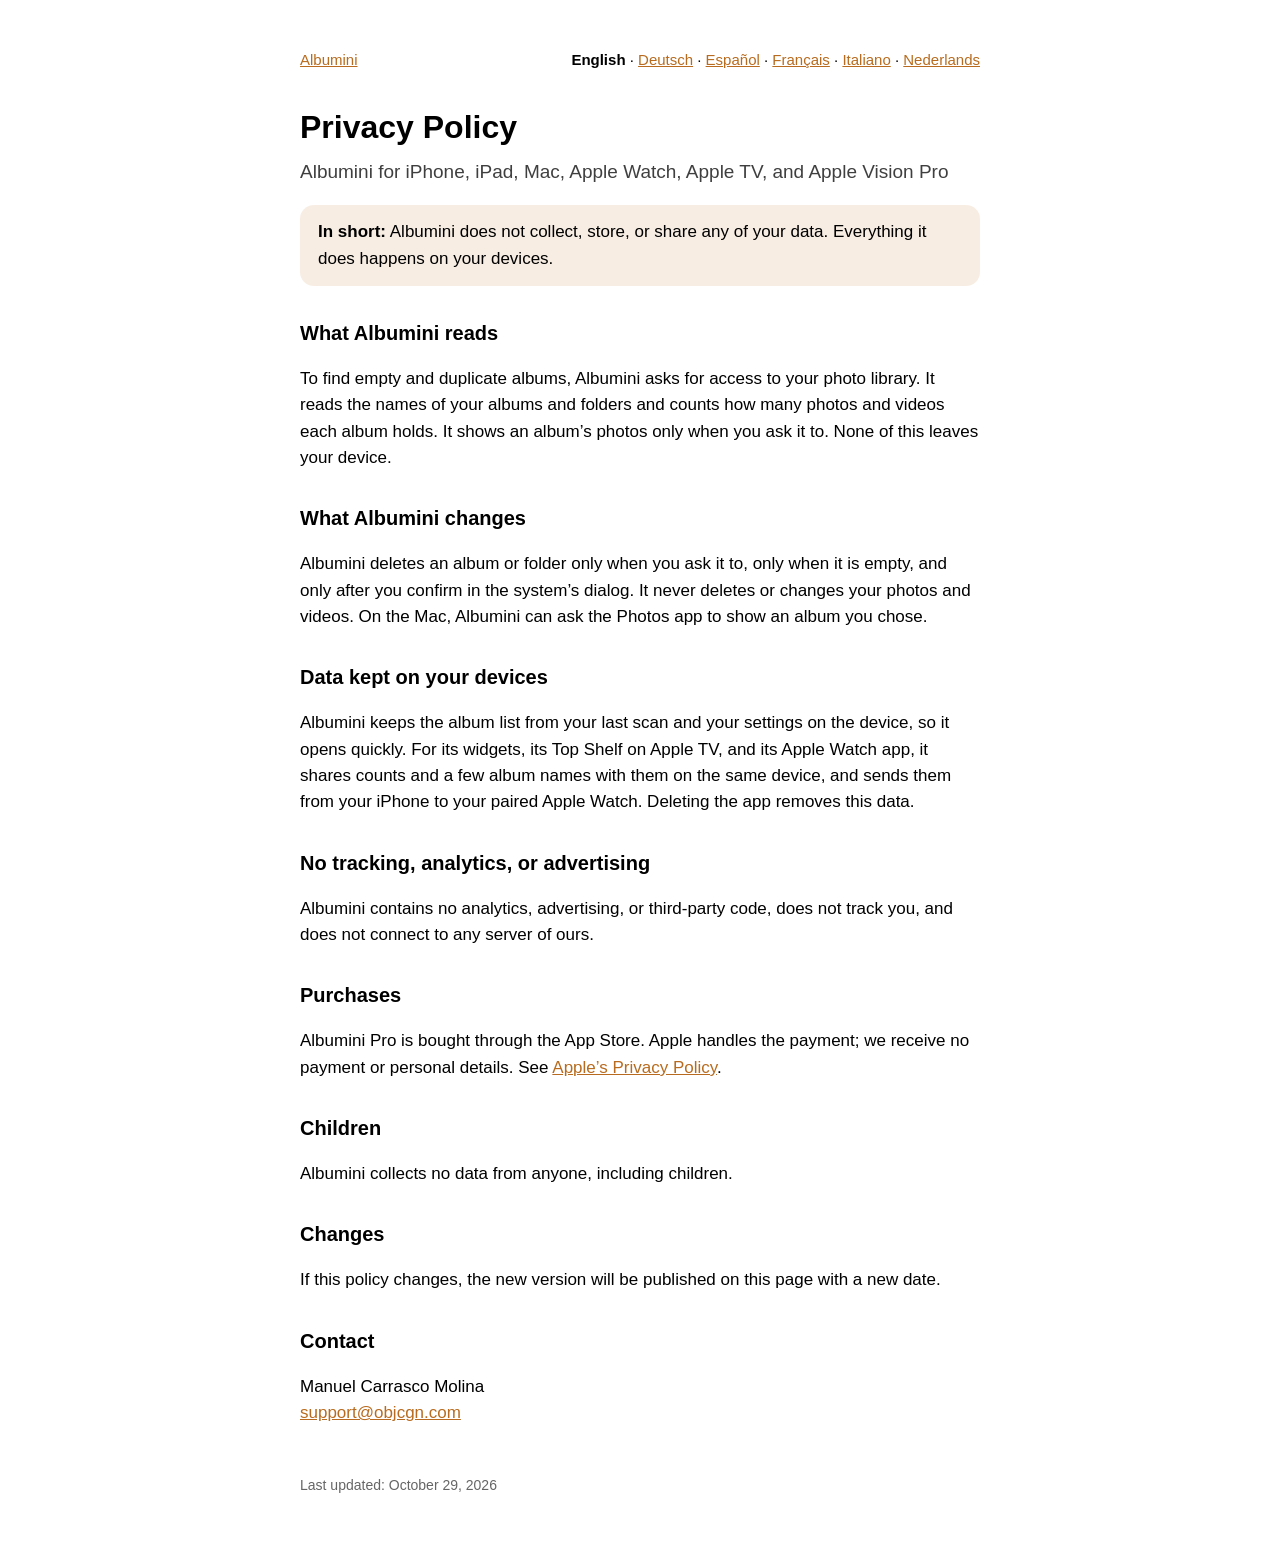
<file: privacy.html>
<!doctype html>
<html lang="en" data-light-theme="light" data-dark-theme="dark">
  <head>
    <meta charset="utf-8">
    <meta name="viewport" content="width=device-width, initial-scale=1">
    <title>Albumini – Privacy Policy</title>
    <meta name="description" content="Albumini does not collect, store, or share any of your data. Everything it does happens on your devices.">
    <meta name="author" content="Manuel Carrasco Molina">
    <meta property="og:site_name" content="Albumini">
    <meta property="og:title" content="Albumini – Privacy Policy">
    <meta property="og:description" content="Albumini does not collect, store, or share any of your data. Everything it does happens on your devices.">
    <meta property="og:url" content="https://albumini.objcgn.com/privacy">
    <meta property="og:image" content="https://albumini.objcgn.com/images/og.jpg">
    <meta property="og:locale" content="en_US">
    <meta name="twitter:card" content="summary_large_image">
    <meta name="twitter:dnt" content="on">
    <meta name="apple-itunes-app" content="app-id=6824553211">
    <link rel="canonical" href="https://albumini.objcgn.com/privacy">
    <link rel="alternate" hreflang="en" href="https://albumini.objcgn.com/privacy">
    <link rel="alternate" hreflang="de" href="https://albumini.objcgn.com/de/privacy">
    <link rel="alternate" hreflang="es" href="https://albumini.objcgn.com/es/privacy">
    <link rel="alternate" hreflang="fr" href="https://albumini.objcgn.com/fr/privacy">
    <link rel="alternate" hreflang="it" href="https://albumini.objcgn.com/it/privacy">
    <link rel="alternate" hreflang="nl" href="https://albumini.objcgn.com/nl/privacy">
    <link rel="alternate" hreflang="x-default" href="https://albumini.objcgn.com/privacy">
    <link rel="icon" href="images/icon-256.png">
    <link rel="apple-touch-icon" href="images/icon-256.png">
    <style>
:root { color-scheme: light dark; --accent: #B86B1E; }
@media (prefers-color-scheme: dark) { :root { --accent: #E8A050; } }
body { font: 17px/1.55 -apple-system, BlinkMacSystemFont, "Helvetica Neue", sans-serif; max-width: 680px; margin: 48px auto; padding: 0 24px; }
h1 { font-size: 32px; margin-bottom: 4px; }
h2 { font-size: 20px; margin-top: 32px; }
.lead { font-size: 19px; opacity: 0.75; margin-top: 0; }
.summary { padding: 14px 18px; border-radius: 14px; background: color-mix(in srgb, var(--accent) 12%, transparent); }
a { color: var(--accent); }
nav { font-size: 15px; margin-bottom: 32px; display: flex; justify-content: space-between; flex-wrap: wrap; gap: 8px; }
nav a[aria-current] { color: inherit; text-decoration: none; font-weight: 600; }
footer { margin-top: 48px; font-size: 14px; opacity: 0.6; }
    </style>
  </head>
  <body>
    <nav><a href="./">Albumini</a><span><a href="privacy.html" lang="en" hreflang="en" data-lang="en" aria-current="page">English</a> · <a href="de/privacy.html" lang="de" hreflang="de" data-lang="de">Deutsch</a> · <a href="es/privacy.html" lang="es" hreflang="es" data-lang="es">Español</a> · <a href="fr/privacy.html" lang="fr" hreflang="fr" data-lang="fr">Français</a> · <a href="it/privacy.html" lang="it" hreflang="it" data-lang="it">Italiano</a> · <a href="nl/privacy.html" lang="nl" hreflang="nl" data-lang="nl">Nederlands</a></span></nav>
    <h1>Privacy Policy</h1>
    <p class="lead">Albumini for iPhone, iPad, Mac, Apple Watch, Apple TV, and Apple Vision Pro</p>
    <p class="summary"><b>In short:</b> Albumini does not collect, store, or share any of your data. Everything it does happens on your devices.</p>
    <h2>What Albumini reads</h2>
    <p>To find empty and duplicate albums, Albumini asks for access to your photo library. It reads the names of your albums and folders and counts how many photos and videos each album holds. It shows an album’s photos only when you ask it to. None of this leaves your device.</p>
    <h2>What Albumini changes</h2>
    <p>Albumini deletes an album or folder only when you ask it to, only when it is empty, and only after you confirm in the system’s dialog. It never deletes or changes your photos and videos. On the Mac, Albumini can ask the Photos app to show an album you chose.</p>
    <h2>Data kept on your devices</h2>
    <p>Albumini keeps the album list from your last scan and your settings on the device, so it opens quickly. For its widgets, its Top Shelf on Apple TV, and its Apple Watch app, it shares counts and a few album names with them on the same device, and sends them from your iPhone to your paired Apple Watch. Deleting the app removes this data.</p>
    <h2>No tracking, analytics, or advertising</h2>
    <p>Albumini contains no analytics, advertising, or third-party code, does not track you, and does not connect to any server of ours.</p>
    <h2>Purchases</h2>
    <p>Albumini Pro is bought through the App Store. Apple handles the payment; we receive no payment or personal details. See <a href="https://www.apple.com/legal/privacy/">Apple’s Privacy Policy</a>.</p>
    <h2>Children</h2>
    <p>Albumini collects no data from anyone, including children.</p>
    <h2>Changes</h2>
    <p>If this policy changes, the new version will be published on this page with a new date.</p>
    <h2>Contact</h2>
    <p>Manuel Carrasco Molina<br>
<a href="mailto:support@objcgn.com">support@objcgn.com</a></p>
    <footer>Last updated: October 29, 2026</footer>
  </body>
</html>
</file>
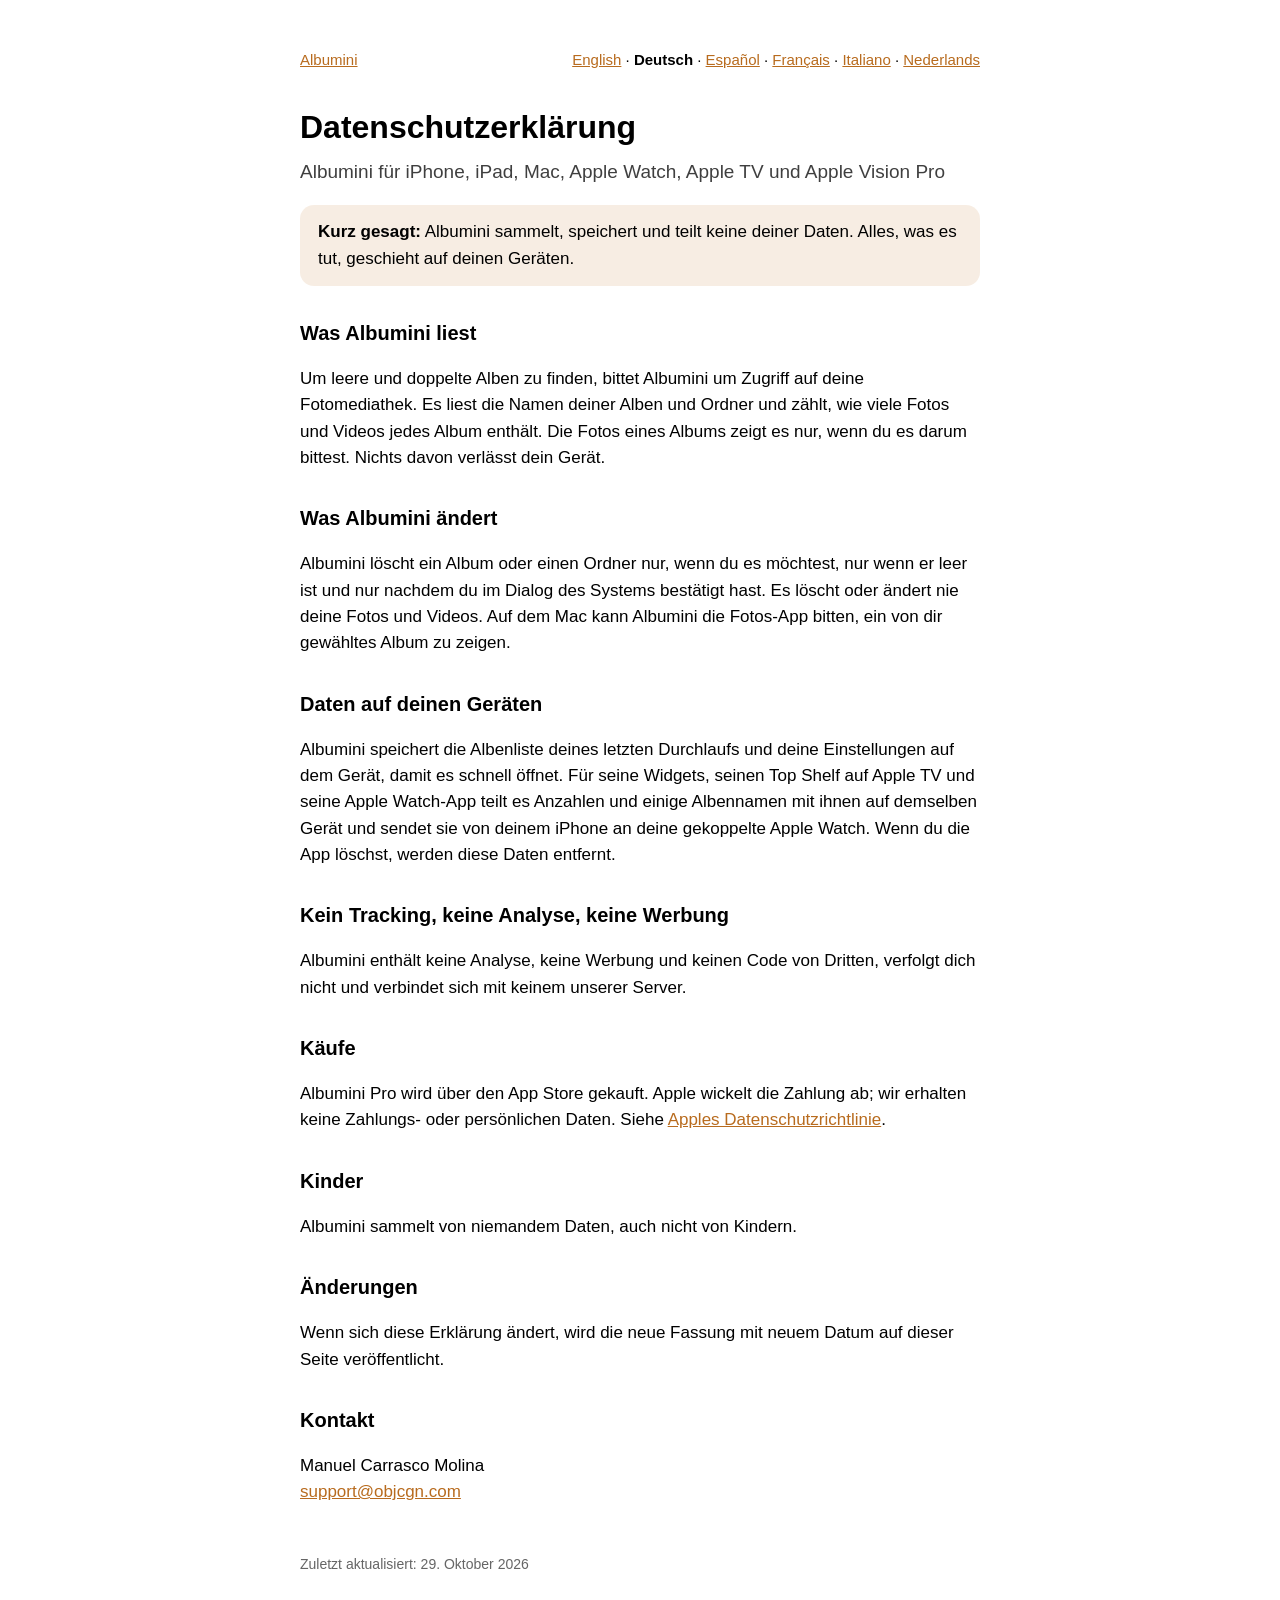
<file: de/privacy.html>
<!doctype html>
<html lang="de" data-light-theme="light" data-dark-theme="dark">
  <head>
    <meta charset="utf-8">
    <meta name="viewport" content="width=device-width, initial-scale=1">
    <title>Albumini – Datenschutzerklärung</title>
    <meta name="description" content="Albumini sammelt, speichert und teilt keine deiner Daten. Alles, was es tut, geschieht auf deinen Geräten.">
    <meta name="author" content="Manuel Carrasco Molina">
    <meta property="og:site_name" content="Albumini">
    <meta property="og:title" content="Albumini – Datenschutzerklärung">
    <meta property="og:description" content="Albumini sammelt, speichert und teilt keine deiner Daten. Alles, was es tut, geschieht auf deinen Geräten.">
    <meta property="og:url" content="https://albumini.objcgn.com/de/privacy">
    <meta property="og:image" content="https://albumini.objcgn.com/images/og.jpg">
    <meta property="og:locale" content="de_DE">
    <meta name="twitter:card" content="summary_large_image">
    <meta name="twitter:dnt" content="on">
    <meta name="apple-itunes-app" content="app-id=6824553211">
    <link rel="canonical" href="https://albumini.objcgn.com/de/privacy">
    <link rel="alternate" hreflang="en" href="https://albumini.objcgn.com/privacy">
    <link rel="alternate" hreflang="de" href="https://albumini.objcgn.com/de/privacy">
    <link rel="alternate" hreflang="es" href="https://albumini.objcgn.com/es/privacy">
    <link rel="alternate" hreflang="fr" href="https://albumini.objcgn.com/fr/privacy">
    <link rel="alternate" hreflang="it" href="https://albumini.objcgn.com/it/privacy">
    <link rel="alternate" hreflang="nl" href="https://albumini.objcgn.com/nl/privacy">
    <link rel="alternate" hreflang="x-default" href="https://albumini.objcgn.com/privacy">
    <link rel="icon" href="../images/icon-256.png">
    <link rel="apple-touch-icon" href="../images/icon-256.png">
    <style>
:root { color-scheme: light dark; --accent: #B86B1E; }
@media (prefers-color-scheme: dark) { :root { --accent: #E8A050; } }
body { font: 17px/1.55 -apple-system, BlinkMacSystemFont, "Helvetica Neue", sans-serif; max-width: 680px; margin: 48px auto; padding: 0 24px; }
h1 { font-size: 32px; margin-bottom: 4px; }
h2 { font-size: 20px; margin-top: 32px; }
.lead { font-size: 19px; opacity: 0.75; margin-top: 0; }
.summary { padding: 14px 18px; border-radius: 14px; background: color-mix(in srgb, var(--accent) 12%, transparent); }
a { color: var(--accent); }
nav { font-size: 15px; margin-bottom: 32px; display: flex; justify-content: space-between; flex-wrap: wrap; gap: 8px; }
nav a[aria-current] { color: inherit; text-decoration: none; font-weight: 600; }
footer { margin-top: 48px; font-size: 14px; opacity: 0.6; }
    </style>
  </head>
  <body>
    <nav><a href="./">Albumini</a><span><a href="../privacy.html" lang="en" hreflang="en" data-lang="en">English</a> · <a href="../de/privacy.html" lang="de" hreflang="de" data-lang="de" aria-current="page">Deutsch</a> · <a href="../es/privacy.html" lang="es" hreflang="es" data-lang="es">Español</a> · <a href="../fr/privacy.html" lang="fr" hreflang="fr" data-lang="fr">Français</a> · <a href="../it/privacy.html" lang="it" hreflang="it" data-lang="it">Italiano</a> · <a href="../nl/privacy.html" lang="nl" hreflang="nl" data-lang="nl">Nederlands</a></span></nav>
    <h1>Datenschutzerklärung</h1>
    <p class="lead">Albumini für iPhone, iPad, Mac, Apple Watch, Apple TV und Apple Vision Pro</p>
    <p class="summary"><b>Kurz gesagt:</b> Albumini sammelt, speichert und teilt keine deiner Daten. Alles, was es tut, geschieht auf deinen Geräten.</p>
    <h2>Was Albumini liest</h2>
    <p>Um leere und doppelte Alben zu finden, bittet Albumini um Zugriff auf deine Fotomediathek. Es liest die Namen deiner Alben und Ordner und zählt, wie viele Fotos und Videos jedes Album enthält. Die Fotos eines Albums zeigt es nur, wenn du es darum bittest. Nichts davon verlässt dein Gerät.</p>
    <h2>Was Albumini ändert</h2>
    <p>Albumini löscht ein Album oder einen Ordner nur, wenn du es möchtest, nur wenn er leer ist und nur nachdem du im Dialog des Systems bestätigt hast. Es löscht oder ändert nie deine Fotos und Videos. Auf dem Mac kann Albumini die Fotos-App bitten, ein von dir gewähltes Album zu zeigen.</p>
    <h2>Daten auf deinen Geräten</h2>
    <p>Albumini speichert die Albenliste deines letzten Durchlaufs und deine Einstellungen auf dem Gerät, damit es schnell öffnet. Für seine Widgets, seinen Top Shelf auf Apple TV und seine Apple Watch-App teilt es Anzahlen und einige Albennamen mit ihnen auf demselben Gerät und sendet sie von deinem iPhone an deine gekoppelte Apple Watch. Wenn du die App löschst, werden diese Daten entfernt.</p>
    <h2>Kein Tracking, keine Analyse, keine Werbung</h2>
    <p>Albumini enthält keine Analyse, keine Werbung und keinen Code von Dritten, verfolgt dich nicht und verbindet sich mit keinem unserer Server.</p>
    <h2>Käufe</h2>
    <p>Albumini Pro wird über den App Store gekauft. Apple wickelt die Zahlung ab; wir erhalten keine Zahlungs- oder persönlichen Daten. Siehe <a href="https://www.apple.com/de/legal/privacy/">Apples Datenschutzrichtlinie</a>.</p>
    <h2>Kinder</h2>
    <p>Albumini sammelt von niemandem Daten, auch nicht von Kindern.</p>
    <h2>Änderungen</h2>
    <p>Wenn sich diese Erklärung ändert, wird die neue Fassung mit neuem Datum auf dieser Seite veröffentlicht.</p>
    <h2>Kontakt</h2>
    <p>Manuel Carrasco Molina<br>
<a href="mailto:support@objcgn.com">support@objcgn.com</a></p>
    <footer>Zuletzt aktualisiert: 29. Oktober 2026</footer>
  </body>
</html>
</file>
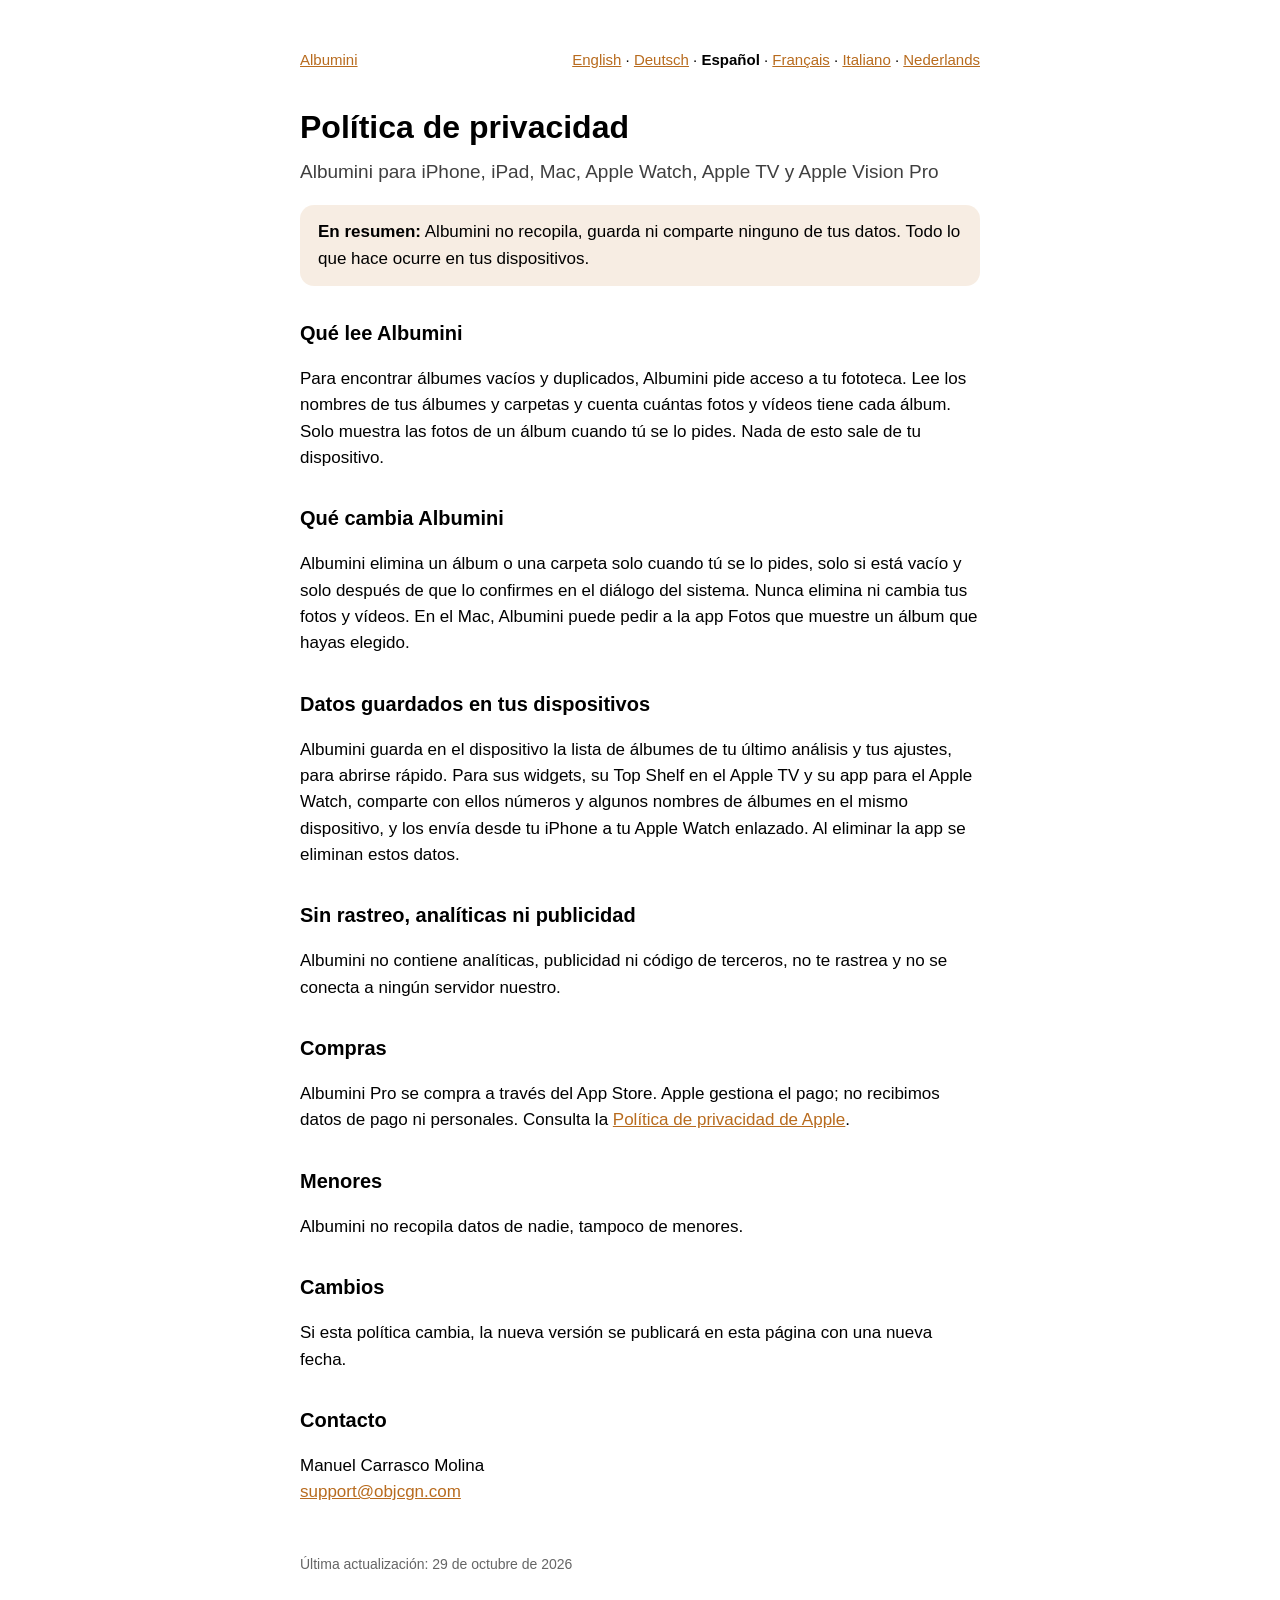
<file: es/privacy.html>
<!doctype html>
<html lang="es" data-light-theme="light" data-dark-theme="dark">
  <head>
    <meta charset="utf-8">
    <meta name="viewport" content="width=device-width, initial-scale=1">
    <title>Albumini – Política de privacidad</title>
    <meta name="description" content="Albumini no recopila, guarda ni comparte ninguno de tus datos. Todo lo que hace ocurre en tus dispositivos.">
    <meta name="author" content="Manuel Carrasco Molina">
    <meta property="og:site_name" content="Albumini">
    <meta property="og:title" content="Albumini – Política de privacidad">
    <meta property="og:description" content="Albumini no recopila, guarda ni comparte ninguno de tus datos. Todo lo que hace ocurre en tus dispositivos.">
    <meta property="og:url" content="https://albumini.objcgn.com/es/privacy">
    <meta property="og:image" content="https://albumini.objcgn.com/images/og.jpg">
    <meta property="og:locale" content="es_ES">
    <meta name="twitter:card" content="summary_large_image">
    <meta name="twitter:dnt" content="on">
    <meta name="apple-itunes-app" content="app-id=6824553211">
    <link rel="canonical" href="https://albumini.objcgn.com/es/privacy">
    <link rel="alternate" hreflang="en" href="https://albumini.objcgn.com/privacy">
    <link rel="alternate" hreflang="de" href="https://albumini.objcgn.com/de/privacy">
    <link rel="alternate" hreflang="es" href="https://albumini.objcgn.com/es/privacy">
    <link rel="alternate" hreflang="fr" href="https://albumini.objcgn.com/fr/privacy">
    <link rel="alternate" hreflang="it" href="https://albumini.objcgn.com/it/privacy">
    <link rel="alternate" hreflang="nl" href="https://albumini.objcgn.com/nl/privacy">
    <link rel="alternate" hreflang="x-default" href="https://albumini.objcgn.com/privacy">
    <link rel="icon" href="../images/icon-256.png">
    <link rel="apple-touch-icon" href="../images/icon-256.png">
    <style>
:root { color-scheme: light dark; --accent: #B86B1E; }
@media (prefers-color-scheme: dark) { :root { --accent: #E8A050; } }
body { font: 17px/1.55 -apple-system, BlinkMacSystemFont, "Helvetica Neue", sans-serif; max-width: 680px; margin: 48px auto; padding: 0 24px; }
h1 { font-size: 32px; margin-bottom: 4px; }
h2 { font-size: 20px; margin-top: 32px; }
.lead { font-size: 19px; opacity: 0.75; margin-top: 0; }
.summary { padding: 14px 18px; border-radius: 14px; background: color-mix(in srgb, var(--accent) 12%, transparent); }
a { color: var(--accent); }
nav { font-size: 15px; margin-bottom: 32px; display: flex; justify-content: space-between; flex-wrap: wrap; gap: 8px; }
nav a[aria-current] { color: inherit; text-decoration: none; font-weight: 600; }
footer { margin-top: 48px; font-size: 14px; opacity: 0.6; }
    </style>
  </head>
  <body>
    <nav><a href="./">Albumini</a><span><a href="../privacy.html" lang="en" hreflang="en" data-lang="en">English</a> · <a href="../de/privacy.html" lang="de" hreflang="de" data-lang="de">Deutsch</a> · <a href="../es/privacy.html" lang="es" hreflang="es" data-lang="es" aria-current="page">Español</a> · <a href="../fr/privacy.html" lang="fr" hreflang="fr" data-lang="fr">Français</a> · <a href="../it/privacy.html" lang="it" hreflang="it" data-lang="it">Italiano</a> · <a href="../nl/privacy.html" lang="nl" hreflang="nl" data-lang="nl">Nederlands</a></span></nav>
    <h1>Política de privacidad</h1>
    <p class="lead">Albumini para iPhone, iPad, Mac, Apple Watch, Apple TV y Apple Vision Pro</p>
    <p class="summary"><b>En resumen:</b> Albumini no recopila, guarda ni comparte ninguno de tus datos. Todo lo que hace ocurre en tus dispositivos.</p>
    <h2>Qué lee Albumini</h2>
    <p>Para encontrar álbumes vacíos y duplicados, Albumini pide acceso a tu fototeca. Lee los nombres de tus álbumes y carpetas y cuenta cuántas fotos y vídeos tiene cada álbum. Solo muestra las fotos de un álbum cuando tú se lo pides. Nada de esto sale de tu dispositivo.</p>
    <h2>Qué cambia Albumini</h2>
    <p>Albumini elimina un álbum o una carpeta solo cuando tú se lo pides, solo si está vacío y solo después de que lo confirmes en el diálogo del sistema. Nunca elimina ni cambia tus fotos y vídeos. En el Mac, Albumini puede pedir a la app Fotos que muestre un álbum que hayas elegido.</p>
    <h2>Datos guardados en tus dispositivos</h2>
    <p>Albumini guarda en el dispositivo la lista de álbumes de tu último análisis y tus ajustes, para abrirse rápido. Para sus widgets, su Top Shelf en el Apple TV y su app para el Apple Watch, comparte con ellos números y algunos nombres de álbumes en el mismo dispositivo, y los envía desde tu iPhone a tu Apple Watch enlazado. Al eliminar la app se eliminan estos datos.</p>
    <h2>Sin rastreo, analíticas ni publicidad</h2>
    <p>Albumini no contiene analíticas, publicidad ni código de terceros, no te rastrea y no se conecta a ningún servidor nuestro.</p>
    <h2>Compras</h2>
    <p>Albumini Pro se compra a través del App Store. Apple gestiona el pago; no recibimos datos de pago ni personales. Consulta la <a href="https://www.apple.com/es/legal/privacy/">Política de privacidad de Apple</a>.</p>
    <h2>Menores</h2>
    <p>Albumini no recopila datos de nadie, tampoco de menores.</p>
    <h2>Cambios</h2>
    <p>Si esta política cambia, la nueva versión se publicará en esta página con una nueva fecha.</p>
    <h2>Contacto</h2>
    <p>Manuel Carrasco Molina<br>
<a href="mailto:support@objcgn.com">support@objcgn.com</a></p>
    <footer>Última actualización: 29 de octubre de 2026</footer>
  </body>
</html>
</file>
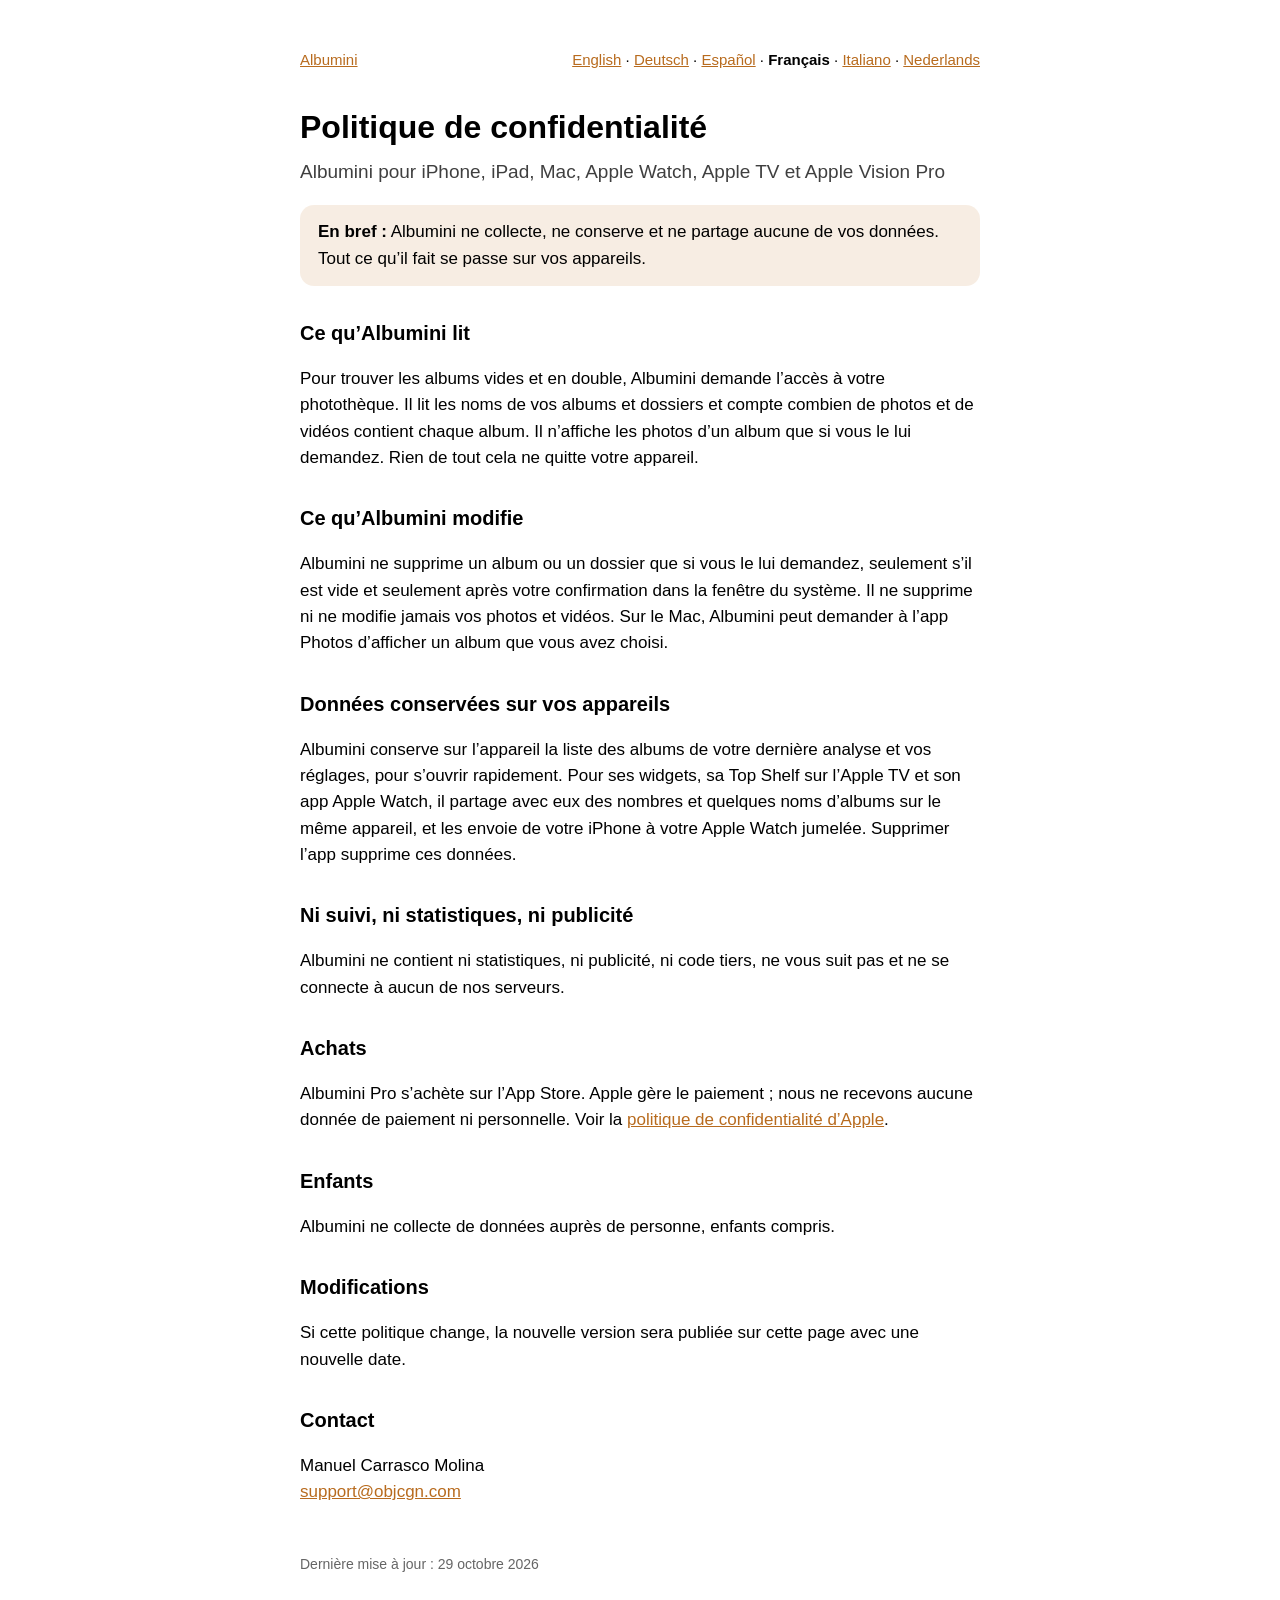
<file: fr/privacy.html>
<!doctype html>
<html lang="fr" data-light-theme="light" data-dark-theme="dark">
  <head>
    <meta charset="utf-8">
    <meta name="viewport" content="width=device-width, initial-scale=1">
    <title>Albumini – Politique de confidentialité</title>
    <meta name="description" content="Albumini ne collecte, ne conserve et ne partage aucune de vos données. Tout ce qu’il fait se passe sur vos appareils.">
    <meta name="author" content="Manuel Carrasco Molina">
    <meta property="og:site_name" content="Albumini">
    <meta property="og:title" content="Albumini – Politique de confidentialité">
    <meta property="og:description" content="Albumini ne collecte, ne conserve et ne partage aucune de vos données. Tout ce qu’il fait se passe sur vos appareils.">
    <meta property="og:url" content="https://albumini.objcgn.com/fr/privacy">
    <meta property="og:image" content="https://albumini.objcgn.com/images/og.jpg">
    <meta property="og:locale" content="fr_FR">
    <meta name="twitter:card" content="summary_large_image">
    <meta name="twitter:dnt" content="on">
    <meta name="apple-itunes-app" content="app-id=6824553211">
    <link rel="canonical" href="https://albumini.objcgn.com/fr/privacy">
    <link rel="alternate" hreflang="en" href="https://albumini.objcgn.com/privacy">
    <link rel="alternate" hreflang="de" href="https://albumini.objcgn.com/de/privacy">
    <link rel="alternate" hreflang="es" href="https://albumini.objcgn.com/es/privacy">
    <link rel="alternate" hreflang="fr" href="https://albumini.objcgn.com/fr/privacy">
    <link rel="alternate" hreflang="it" href="https://albumini.objcgn.com/it/privacy">
    <link rel="alternate" hreflang="nl" href="https://albumini.objcgn.com/nl/privacy">
    <link rel="alternate" hreflang="x-default" href="https://albumini.objcgn.com/privacy">
    <link rel="icon" href="../images/icon-256.png">
    <link rel="apple-touch-icon" href="../images/icon-256.png">
    <style>
:root { color-scheme: light dark; --accent: #B86B1E; }
@media (prefers-color-scheme: dark) { :root { --accent: #E8A050; } }
body { font: 17px/1.55 -apple-system, BlinkMacSystemFont, "Helvetica Neue", sans-serif; max-width: 680px; margin: 48px auto; padding: 0 24px; }
h1 { font-size: 32px; margin-bottom: 4px; }
h2 { font-size: 20px; margin-top: 32px; }
.lead { font-size: 19px; opacity: 0.75; margin-top: 0; }
.summary { padding: 14px 18px; border-radius: 14px; background: color-mix(in srgb, var(--accent) 12%, transparent); }
a { color: var(--accent); }
nav { font-size: 15px; margin-bottom: 32px; display: flex; justify-content: space-between; flex-wrap: wrap; gap: 8px; }
nav a[aria-current] { color: inherit; text-decoration: none; font-weight: 600; }
footer { margin-top: 48px; font-size: 14px; opacity: 0.6; }
    </style>
  </head>
  <body>
    <nav><a href="./">Albumini</a><span><a href="../privacy.html" lang="en" hreflang="en" data-lang="en">English</a> · <a href="../de/privacy.html" lang="de" hreflang="de" data-lang="de">Deutsch</a> · <a href="../es/privacy.html" lang="es" hreflang="es" data-lang="es">Español</a> · <a href="../fr/privacy.html" lang="fr" hreflang="fr" data-lang="fr" aria-current="page">Français</a> · <a href="../it/privacy.html" lang="it" hreflang="it" data-lang="it">Italiano</a> · <a href="../nl/privacy.html" lang="nl" hreflang="nl" data-lang="nl">Nederlands</a></span></nav>
    <h1>Politique de confidentialité</h1>
    <p class="lead">Albumini pour iPhone, iPad, Mac, Apple Watch, Apple TV et Apple Vision Pro</p>
    <p class="summary"><b>En bref :</b> Albumini ne collecte, ne conserve et ne partage aucune de vos données. Tout ce qu’il fait se passe sur vos appareils.</p>
    <h2>Ce qu’Albumini lit</h2>
    <p>Pour trouver les albums vides et en double, Albumini demande l’accès à votre photothèque. Il lit les noms de vos albums et dossiers et compte combien de photos et de vidéos contient chaque album. Il n’affiche les photos d’un album que si vous le lui demandez. Rien de tout cela ne quitte votre appareil.</p>
    <h2>Ce qu’Albumini modifie</h2>
    <p>Albumini ne supprime un album ou un dossier que si vous le lui demandez, seulement s’il est vide et seulement après votre confirmation dans la fenêtre du système. Il ne supprime ni ne modifie jamais vos photos et vidéos. Sur le Mac, Albumini peut demander à l’app Photos d’afficher un album que vous avez choisi.</p>
    <h2>Données conservées sur vos appareils</h2>
    <p>Albumini conserve sur l’appareil la liste des albums de votre dernière analyse et vos réglages, pour s’ouvrir rapidement. Pour ses widgets, sa Top Shelf sur l’Apple TV et son app Apple Watch, il partage avec eux des nombres et quelques noms d’albums sur le même appareil, et les envoie de votre iPhone à votre Apple Watch jumelée. Supprimer l’app supprime ces données.</p>
    <h2>Ni suivi, ni statistiques, ni publicité</h2>
    <p>Albumini ne contient ni statistiques, ni publicité, ni code tiers, ne vous suit pas et ne se connecte à aucun de nos serveurs.</p>
    <h2>Achats</h2>
    <p>Albumini Pro s’achète sur l’App Store. Apple gère le paiement ; nous ne recevons aucune donnée de paiement ni personnelle. Voir la <a href="https://www.apple.com/fr/legal/privacy/">politique de confidentialité d’Apple</a>.</p>
    <h2>Enfants</h2>
    <p>Albumini ne collecte de données auprès de personne, enfants compris.</p>
    <h2>Modifications</h2>
    <p>Si cette politique change, la nouvelle version sera publiée sur cette page avec une nouvelle date.</p>
    <h2>Contact</h2>
    <p>Manuel Carrasco Molina<br>
<a href="mailto:support@objcgn.com">support@objcgn.com</a></p>
    <footer>Dernière mise à jour : 29 octobre 2026</footer>
  </body>
</html>
</file>
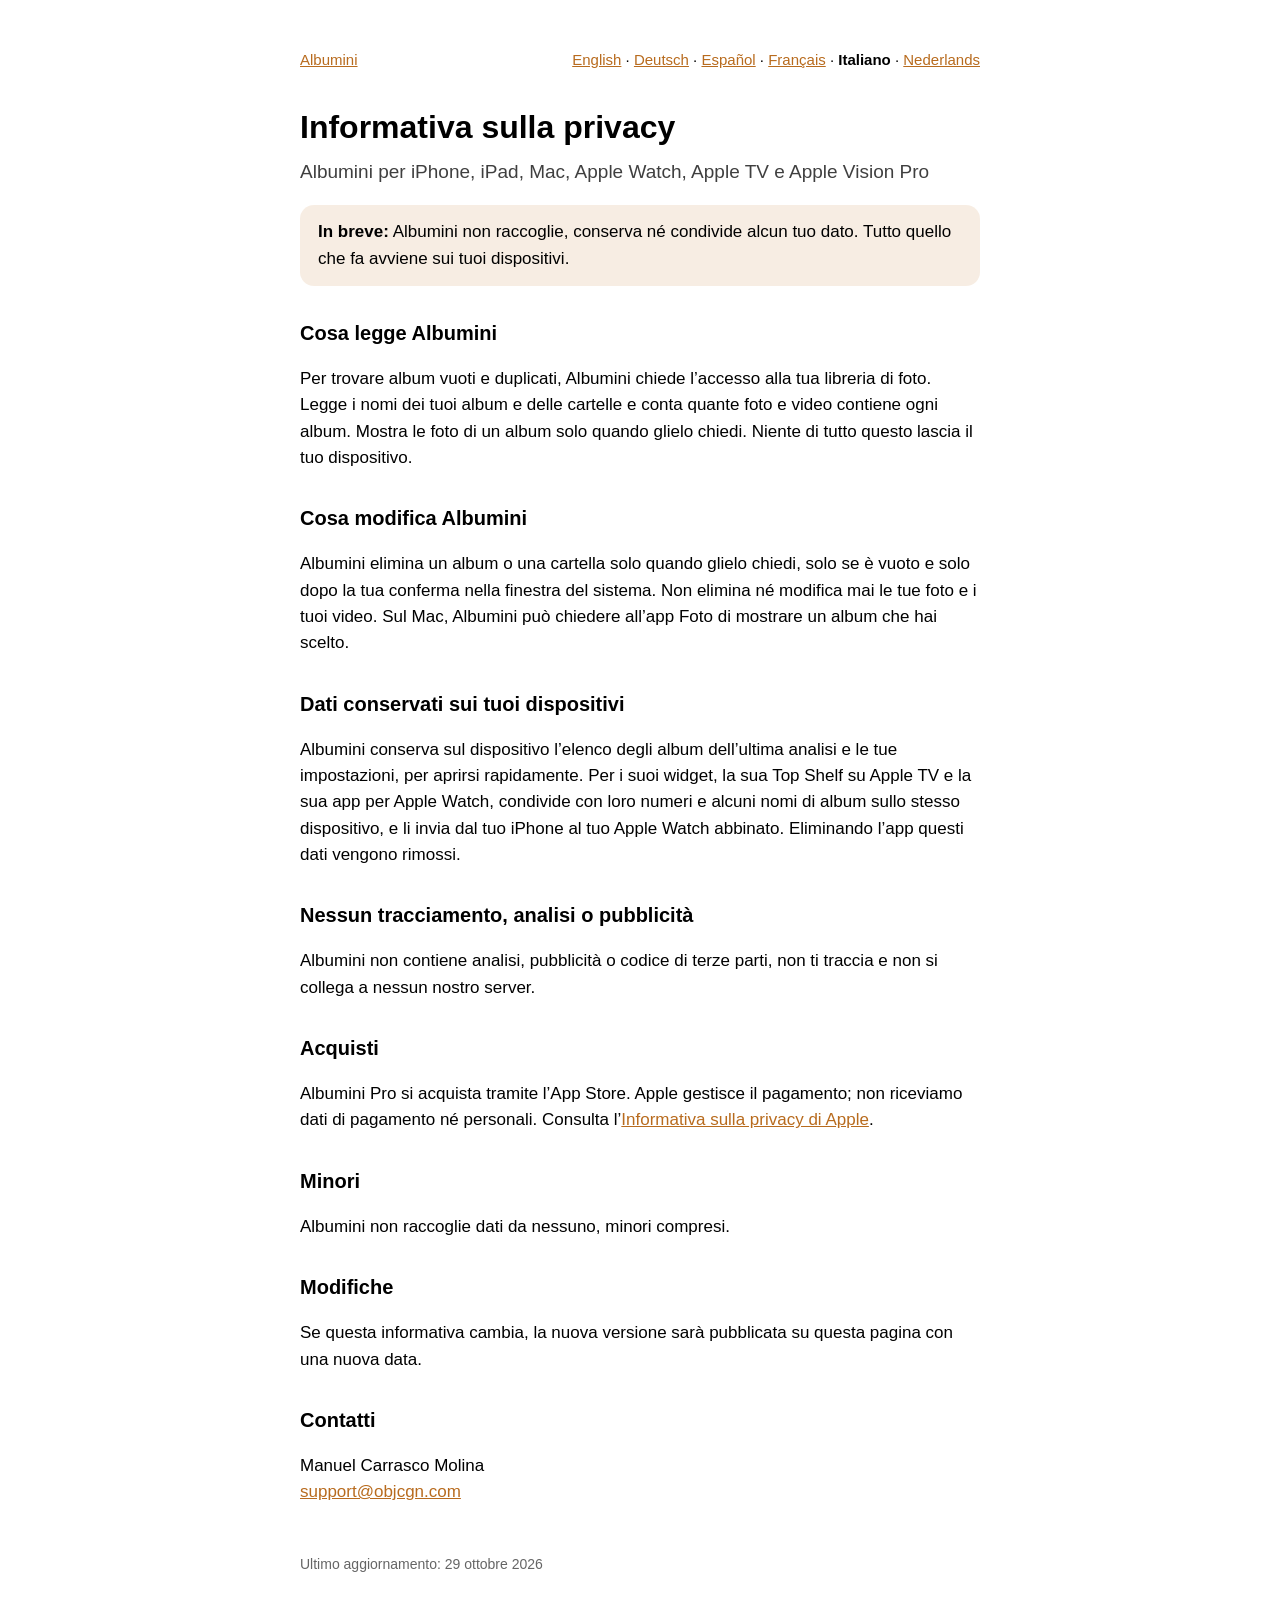
<file: it/privacy.html>
<!doctype html>
<html lang="it" data-light-theme="light" data-dark-theme="dark">
  <head>
    <meta charset="utf-8">
    <meta name="viewport" content="width=device-width, initial-scale=1">
    <title>Albumini – Informativa sulla privacy</title>
    <meta name="description" content="Albumini non raccoglie, conserva né condivide alcun tuo dato. Tutto quello che fa avviene sui tuoi dispositivi.">
    <meta name="author" content="Manuel Carrasco Molina">
    <meta property="og:site_name" content="Albumini">
    <meta property="og:title" content="Albumini – Informativa sulla privacy">
    <meta property="og:description" content="Albumini non raccoglie, conserva né condivide alcun tuo dato. Tutto quello che fa avviene sui tuoi dispositivi.">
    <meta property="og:url" content="https://albumini.objcgn.com/it/privacy">
    <meta property="og:image" content="https://albumini.objcgn.com/images/og.jpg">
    <meta property="og:locale" content="it_IT">
    <meta name="twitter:card" content="summary_large_image">
    <meta name="twitter:dnt" content="on">
    <meta name="apple-itunes-app" content="app-id=6824553211">
    <link rel="canonical" href="https://albumini.objcgn.com/it/privacy">
    <link rel="alternate" hreflang="en" href="https://albumini.objcgn.com/privacy">
    <link rel="alternate" hreflang="de" href="https://albumini.objcgn.com/de/privacy">
    <link rel="alternate" hreflang="es" href="https://albumini.objcgn.com/es/privacy">
    <link rel="alternate" hreflang="fr" href="https://albumini.objcgn.com/fr/privacy">
    <link rel="alternate" hreflang="it" href="https://albumini.objcgn.com/it/privacy">
    <link rel="alternate" hreflang="nl" href="https://albumini.objcgn.com/nl/privacy">
    <link rel="alternate" hreflang="x-default" href="https://albumini.objcgn.com/privacy">
    <link rel="icon" href="../images/icon-256.png">
    <link rel="apple-touch-icon" href="../images/icon-256.png">
    <style>
:root { color-scheme: light dark; --accent: #B86B1E; }
@media (prefers-color-scheme: dark) { :root { --accent: #E8A050; } }
body { font: 17px/1.55 -apple-system, BlinkMacSystemFont, "Helvetica Neue", sans-serif; max-width: 680px; margin: 48px auto; padding: 0 24px; }
h1 { font-size: 32px; margin-bottom: 4px; }
h2 { font-size: 20px; margin-top: 32px; }
.lead { font-size: 19px; opacity: 0.75; margin-top: 0; }
.summary { padding: 14px 18px; border-radius: 14px; background: color-mix(in srgb, var(--accent) 12%, transparent); }
a { color: var(--accent); }
nav { font-size: 15px; margin-bottom: 32px; display: flex; justify-content: space-between; flex-wrap: wrap; gap: 8px; }
nav a[aria-current] { color: inherit; text-decoration: none; font-weight: 600; }
footer { margin-top: 48px; font-size: 14px; opacity: 0.6; }
    </style>
  </head>
  <body>
    <nav><a href="./">Albumini</a><span><a href="../privacy.html" lang="en" hreflang="en" data-lang="en">English</a> · <a href="../de/privacy.html" lang="de" hreflang="de" data-lang="de">Deutsch</a> · <a href="../es/privacy.html" lang="es" hreflang="es" data-lang="es">Español</a> · <a href="../fr/privacy.html" lang="fr" hreflang="fr" data-lang="fr">Français</a> · <a href="../it/privacy.html" lang="it" hreflang="it" data-lang="it" aria-current="page">Italiano</a> · <a href="../nl/privacy.html" lang="nl" hreflang="nl" data-lang="nl">Nederlands</a></span></nav>
    <h1>Informativa sulla privacy</h1>
    <p class="lead">Albumini per iPhone, iPad, Mac, Apple Watch, Apple TV e Apple Vision Pro</p>
    <p class="summary"><b>In breve:</b> Albumini non raccoglie, conserva né condivide alcun tuo dato. Tutto quello che fa avviene sui tuoi dispositivi.</p>
    <h2>Cosa legge Albumini</h2>
    <p>Per trovare album vuoti e duplicati, Albumini chiede l’accesso alla tua libreria di foto. Legge i nomi dei tuoi album e delle cartelle e conta quante foto e video contiene ogni album. Mostra le foto di un album solo quando glielo chiedi. Niente di tutto questo lascia il tuo dispositivo.</p>
    <h2>Cosa modifica Albumini</h2>
    <p>Albumini elimina un album o una cartella solo quando glielo chiedi, solo se è vuoto e solo dopo la tua conferma nella finestra del sistema. Non elimina né modifica mai le tue foto e i tuoi video. Sul Mac, Albumini può chiedere all’app Foto di mostrare un album che hai scelto.</p>
    <h2>Dati conservati sui tuoi dispositivi</h2>
    <p>Albumini conserva sul dispositivo l’elenco degli album dell’ultima analisi e le tue impostazioni, per aprirsi rapidamente. Per i suoi widget, la sua Top Shelf su Apple TV e la sua app per Apple Watch, condivide con loro numeri e alcuni nomi di album sullo stesso dispositivo, e li invia dal tuo iPhone al tuo Apple Watch abbinato. Eliminando l’app questi dati vengono rimossi.</p>
    <h2>Nessun tracciamento, analisi o pubblicità</h2>
    <p>Albumini non contiene analisi, pubblicità o codice di terze parti, non ti traccia e non si collega a nessun nostro server.</p>
    <h2>Acquisti</h2>
    <p>Albumini Pro si acquista tramite l’App Store. Apple gestisce il pagamento; non riceviamo dati di pagamento né personali. Consulta l’<a href="https://www.apple.com/it/legal/privacy/">Informativa sulla privacy di Apple</a>.</p>
    <h2>Minori</h2>
    <p>Albumini non raccoglie dati da nessuno, minori compresi.</p>
    <h2>Modifiche</h2>
    <p>Se questa informativa cambia, la nuova versione sarà pubblicata su questa pagina con una nuova data.</p>
    <h2>Contatti</h2>
    <p>Manuel Carrasco Molina<br>
<a href="mailto:support@objcgn.com">support@objcgn.com</a></p>
    <footer>Ultimo aggiornamento: 29 ottobre 2026</footer>
  </body>
</html>
</file>
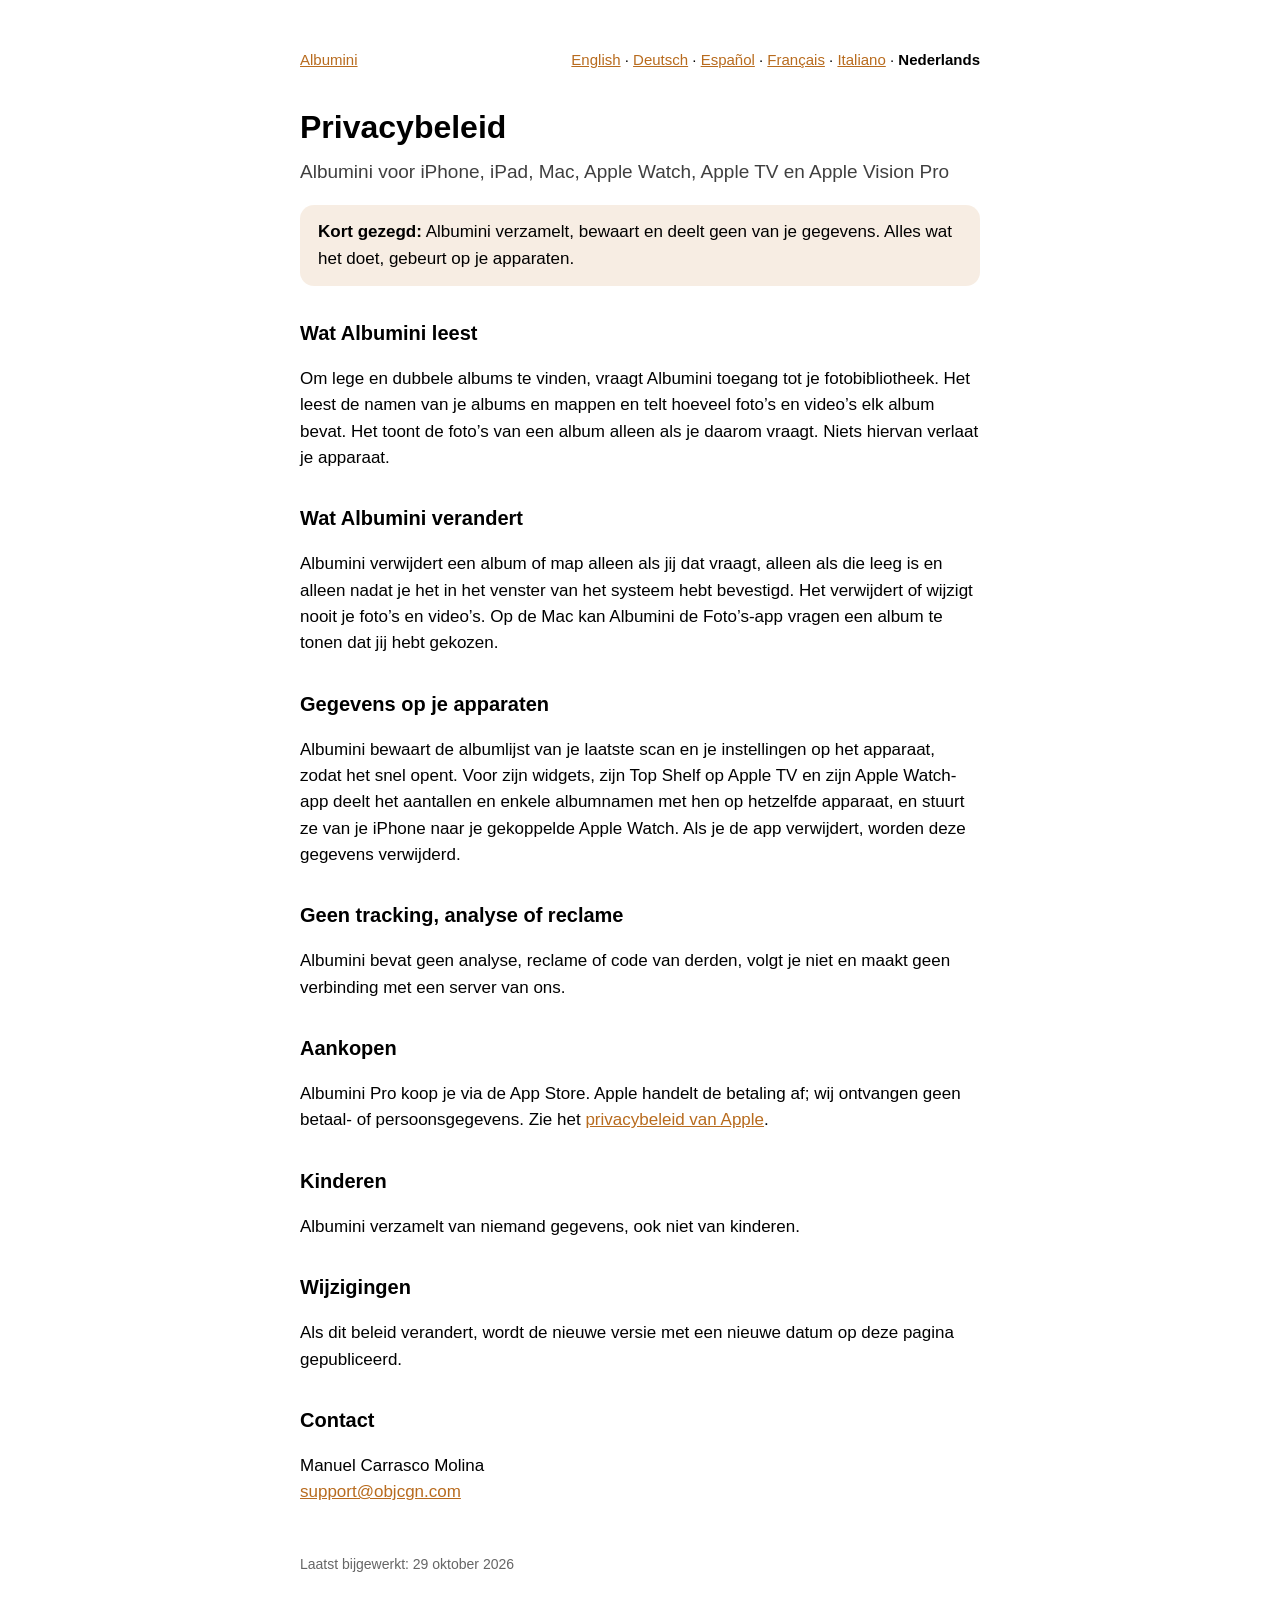
<file: nl/privacy.html>
<!doctype html>
<html lang="nl" data-light-theme="light" data-dark-theme="dark">
  <head>
    <meta charset="utf-8">
    <meta name="viewport" content="width=device-width, initial-scale=1">
    <title>Albumini – Privacybeleid</title>
    <meta name="description" content="Albumini verzamelt, bewaart en deelt geen van je gegevens. Alles wat het doet, gebeurt op je apparaten.">
    <meta name="author" content="Manuel Carrasco Molina">
    <meta property="og:site_name" content="Albumini">
    <meta property="og:title" content="Albumini – Privacybeleid">
    <meta property="og:description" content="Albumini verzamelt, bewaart en deelt geen van je gegevens. Alles wat het doet, gebeurt op je apparaten.">
    <meta property="og:url" content="https://albumini.objcgn.com/nl/privacy">
    <meta property="og:image" content="https://albumini.objcgn.com/images/og.jpg">
    <meta property="og:locale" content="nl_NL">
    <meta name="twitter:card" content="summary_large_image">
    <meta name="twitter:dnt" content="on">
    <meta name="apple-itunes-app" content="app-id=6824553211">
    <link rel="canonical" href="https://albumini.objcgn.com/nl/privacy">
    <link rel="alternate" hreflang="en" href="https://albumini.objcgn.com/privacy">
    <link rel="alternate" hreflang="de" href="https://albumini.objcgn.com/de/privacy">
    <link rel="alternate" hreflang="es" href="https://albumini.objcgn.com/es/privacy">
    <link rel="alternate" hreflang="fr" href="https://albumini.objcgn.com/fr/privacy">
    <link rel="alternate" hreflang="it" href="https://albumini.objcgn.com/it/privacy">
    <link rel="alternate" hreflang="nl" href="https://albumini.objcgn.com/nl/privacy">
    <link rel="alternate" hreflang="x-default" href="https://albumini.objcgn.com/privacy">
    <link rel="icon" href="../images/icon-256.png">
    <link rel="apple-touch-icon" href="../images/icon-256.png">
    <style>
:root { color-scheme: light dark; --accent: #B86B1E; }
@media (prefers-color-scheme: dark) { :root { --accent: #E8A050; } }
body { font: 17px/1.55 -apple-system, BlinkMacSystemFont, "Helvetica Neue", sans-serif; max-width: 680px; margin: 48px auto; padding: 0 24px; }
h1 { font-size: 32px; margin-bottom: 4px; }
h2 { font-size: 20px; margin-top: 32px; }
.lead { font-size: 19px; opacity: 0.75; margin-top: 0; }
.summary { padding: 14px 18px; border-radius: 14px; background: color-mix(in srgb, var(--accent) 12%, transparent); }
a { color: var(--accent); }
nav { font-size: 15px; margin-bottom: 32px; display: flex; justify-content: space-between; flex-wrap: wrap; gap: 8px; }
nav a[aria-current] { color: inherit; text-decoration: none; font-weight: 600; }
footer { margin-top: 48px; font-size: 14px; opacity: 0.6; }
    </style>
  </head>
  <body>
    <nav><a href="./">Albumini</a><span><a href="../privacy.html" lang="en" hreflang="en" data-lang="en">English</a> · <a href="../de/privacy.html" lang="de" hreflang="de" data-lang="de">Deutsch</a> · <a href="../es/privacy.html" lang="es" hreflang="es" data-lang="es">Español</a> · <a href="../fr/privacy.html" lang="fr" hreflang="fr" data-lang="fr">Français</a> · <a href="../it/privacy.html" lang="it" hreflang="it" data-lang="it">Italiano</a> · <a href="../nl/privacy.html" lang="nl" hreflang="nl" data-lang="nl" aria-current="page">Nederlands</a></span></nav>
    <h1>Privacybeleid</h1>
    <p class="lead">Albumini voor iPhone, iPad, Mac, Apple Watch, Apple TV en Apple Vision Pro</p>
    <p class="summary"><b>Kort gezegd:</b> Albumini verzamelt, bewaart en deelt geen van je gegevens. Alles wat het doet, gebeurt op je apparaten.</p>
    <h2>Wat Albumini leest</h2>
    <p>Om lege en dubbele albums te vinden, vraagt Albumini toegang tot je fotobibliotheek. Het leest de namen van je albums en mappen en telt hoeveel foto’s en video’s elk album bevat. Het toont de foto’s van een album alleen als je daarom vraagt. Niets hiervan verlaat je apparaat.</p>
    <h2>Wat Albumini verandert</h2>
    <p>Albumini verwijdert een album of map alleen als jij dat vraagt, alleen als die leeg is en alleen nadat je het in het venster van het systeem hebt bevestigd. Het verwijdert of wijzigt nooit je foto’s en video’s. Op de Mac kan Albumini de Foto’s-app vragen een album te tonen dat jij hebt gekozen.</p>
    <h2>Gegevens op je apparaten</h2>
    <p>Albumini bewaart de albumlijst van je laatste scan en je instellingen op het apparaat, zodat het snel opent. Voor zijn widgets, zijn Top Shelf op Apple TV en zijn Apple Watch-app deelt het aantallen en enkele albumnamen met hen op hetzelfde apparaat, en stuurt ze van je iPhone naar je gekoppelde Apple Watch. Als je de app verwijdert, worden deze gegevens verwijderd.</p>
    <h2>Geen tracking, analyse of reclame</h2>
    <p>Albumini bevat geen analyse, reclame of code van derden, volgt je niet en maakt geen verbinding met een server van ons.</p>
    <h2>Aankopen</h2>
    <p>Albumini Pro koop je via de App Store. Apple handelt de betaling af; wij ontvangen geen betaal- of persoonsgegevens. Zie het <a href="https://www.apple.com/nl/legal/privacy/">privacybeleid van Apple</a>.</p>
    <h2>Kinderen</h2>
    <p>Albumini verzamelt van niemand gegevens, ook niet van kinderen.</p>
    <h2>Wijzigingen</h2>
    <p>Als dit beleid verandert, wordt de nieuwe versie met een nieuwe datum op deze pagina gepubliceerd.</p>
    <h2>Contact</h2>
    <p>Manuel Carrasco Molina<br>
<a href="mailto:support@objcgn.com">support@objcgn.com</a></p>
    <footer>Laatst bijgewerkt: 29 oktober 2026</footer>
  </body>
</html>
</file>
<file: css/styles.css>
/* Custom styles */
:root {
    /* Theme colors - these can be overridden dynamically */
    --primary-color: #2563eb;
    --primary-hover: color-mix(in srgb, var(--primary-color) 84%, black);
    --primary-rgb: 37, 99, 235;

    /* Text colors */
    --text-dark: #0a0a0a;
    --text-primary: #1a1a1a;
    --text-muted: #525252;
    --text-light: #737373;
    --text-secondary: var(--text-muted);

    /* Background colors */
    --bg-page: #ffffff;
    --bg-light: #f8fafc;
    --bg-card: #ffffff;
    --bg-primary: var(--bg-page);
    --bg-secondary: var(--bg-light);
    --surface-elevated: color-mix(in srgb, var(--bg-page) 92%, transparent);
    --section-surface-a: var(--bg-page);
    --section-surface-b: #f8f9fb;

    /* Border and shadow */
    --border-color: rgba(0, 0, 0, 0.06);
    --shadow-sm: 0 1px 3px rgba(0, 0, 0, 0.02);
    --shadow-md: 0 4px 12px rgba(0, 0, 0, 0.08);
    --shadow-lg: 0 8px 24px rgba(0, 0, 0, 0.12);

    /* Special colors */
    --star-color: #facc15;

    /* Font families */
    --font-family-system: -apple-system, BlinkMacSystemFont, "Segoe UI", "Roboto", "Helvetica Neue", sans-serif;
    --font-family-serif: Georgia, "Times New Roman", Times, serif;
    --font-family-mono: "SF Mono", Menlo, Monaco, Consolas, monospace;
    --font-family: var(--font-family-system);

    /* Spacing scale */
    --spacing-xs: 0.25rem;
    --spacing-sm: 0.5rem;
    --spacing-md: 1rem;
    --spacing-lg: 1.5rem;
    --spacing-xl: 2rem;
    --spacing-2xl: 3rem;
    --spacing-3xl: 5rem;

    /* Border radius */
    --radius-sm: 0.375rem;
    --radius-md: 0.625rem;
    --radius-lg: 1rem;
    --border-radius-sm: var(--radius-sm);
    --border-radius-md: var(--radius-md);
    --border-radius-lg: var(--radius-lg);
    --section-padding-y: var(--spacing-3xl);
    --section-padding: var(--section-padding-y) 0;
    --bs-primary: var(--primary-color);
    --bs-primary-rgb: var(--primary-rgb);
    --bs-link-color: var(--primary-color);
    --bs-link-color-rgb: var(--primary-rgb);
    --bs-link-hover-color: var(--primary-hover);
    --bs-link-hover-color-rgb: var(--primary-rgb);
}

/* Dark mode via class */
body[data-site-classes~="dark-mode"] {
    --text-dark: #fafafa;
    --text-primary: #e5e5e5;
    --text-muted: #a1a1aa;
    --text-light: #71717a;
    --text-secondary: var(--text-muted);
    --bg-page: #0a0a0a;
    --bg-light: #18181b;
    --bg-card: #27272a;
    --bg-primary: var(--bg-page);
    --bg-secondary: var(--bg-light);
    --surface-elevated: rgba(10, 10, 10, 0.92);
    --section-surface-a: var(--bg-page);
    --section-surface-b: #111114;
    --border-color: rgba(255, 255, 255, 0.1);
    --shadow-sm: 0 1px 3px rgba(0, 0, 0, 0.3);
    --shadow-md: 0 4px 12px rgba(0, 0, 0, 0.4);
    --shadow-lg: 0 8px 24px rgba(0, 0, 0, 0.5);
}

body[data-site-classes~="dark-mode"] .site-header .navbar-toggler-icon {
    background-image: url("data:image/svg+xml,%3csvg xmlns='http://www.w3.org/2000/svg' viewBox='0 0 30 30'%3e%3cpath stroke='rgba%28255,255,255,0.88%29' stroke-linecap='round' stroke-miterlimit='10' stroke-width='2' d='M4 7h22M4 15h22M4 23h22'/%3e%3c/svg%3e");
}

/* Dark mode via system preference (auto) */
@media (prefers-color-scheme: dark) {
    body:not([data-site-classes~="light-mode"]):not([data-site-classes~="dark-mode"]) {
        --text-dark: #fafafa;
        --text-primary: #e5e5e5;
        --text-muted: #a1a1aa;
        --text-light: #71717a;
        --text-secondary: var(--text-muted);
        --bg-page: #0a0a0a;
        --bg-light: #18181b;
        --bg-card: #27272a;
        --bg-primary: var(--bg-page);
        --bg-secondary: var(--bg-light);
        --surface-elevated: rgba(10, 10, 10, 0.92);
        --section-surface-a: var(--bg-page);
        --section-surface-b: #111114;
        --border-color: rgba(255, 255, 255, 0.1);
        --shadow-sm: 0 1px 3px rgba(0, 0, 0, 0.3);
        --shadow-md: 0 4px 12px rgba(0, 0, 0, 0.4);
        --shadow-lg: 0 8px 24px rgba(0, 0, 0, 0.5);
    }

    body:not([data-site-classes~="light-mode"]):not([data-site-classes~="dark-mode"]) .site-header .navbar-toggler-icon {
        background-image: url("data:image/svg+xml,%3csvg xmlns='http://www.w3.org/2000/svg' viewBox='0 0 30 30'%3e%3cpath stroke='rgba%28255,255,255,0.88%29' stroke-linecap='round' stroke-miterlimit='10' stroke-width='2' d='M4 7h22M4 15h22M4 23h22'/%3e%3c/svg%3e");
    }
}

/* Spacing density variations */
body[data-site-classes~="density-compact"] {
    --spacing-md: 0.75rem;
    --spacing-lg: 1rem;
    --spacing-xl: 1.5rem;
    --spacing-2xl: 2rem;
    --spacing-3xl: 3.5rem;
}

body[data-site-classes~="density-spacious"] {
    --spacing-md: 1.25rem;
    --spacing-lg: 2rem;
    --spacing-xl: 3rem;
    --spacing-2xl: 4rem;
    --spacing-3xl: 6rem;
}

/* Font family variations */
body[data-site-classes~="font-serif"] {
    --font-family: var(--font-family-serif);
}

body[data-site-classes~="font-mono"] {
    --font-family: var(--font-family-mono);
}

/* Base Styles */
html {
    background-color: var(--bg-page);
}

body {
    --bs-body-font-family: var(--font-family);
    --bs-body-color: var(--text-primary);
    --bs-body-bg: var(--bg-page);
    --bs-emphasis-color: var(--text-dark);
    --bs-secondary-color: var(--text-secondary);
    --bs-secondary-bg: var(--bg-secondary);
    --bs-tertiary-color: var(--text-light);
    --bs-tertiary-bg: var(--bg-light);
    --bs-border-color: var(--border-color);
    --bs-card-bg: var(--bg-card);
    --bs-card-border-color: var(--border-color);
    --bs-card-cap-bg: color-mix(in srgb, var(--bg-card) 88%, var(--bg-light));
    --bs-focus-ring-color: rgba(var(--primary-rgb), 0.15);
    margin: 0;
    font-family: var(--font-family);
    color: var(--text-primary);
    background-color: var(--bg-page);
    line-height: 1.7;
    min-height: 100vh;
    -webkit-font-smoothing: antialiased;
}

img {
    display: block;
    max-width: 100%;
}

.site-main {
    display: block;
}

.ig-main-content > .screenshots-section,
.ig-main-content > .highlights-section,
.ig-main-content > .features-section,
.ig-main-content > .testimonials-section,
.ig-main-content > .blog-posts-section,
.ig-main-content > .faq-section,
.ig-main-content > .pricing-section,
.ig-main-content > .team-section,
.ig-main-content > .video-section,
.ig-main-content > .newsletter-section,
.ig-main-content > .changelog-section,
.ig-main-content > .contact-form-section,
.ig-main-content > .custom-html-section,
.ig-main-content > .presskit-section {
    --section-surface: var(--section-surface-a);
}

.ig-main-content > .screenshots-section:nth-of-type(even),
.ig-main-content > .highlights-section:nth-of-type(even),
.ig-main-content > .features-section:nth-of-type(even),
.ig-main-content > .testimonials-section:nth-of-type(even),
.ig-main-content > .blog-posts-section:nth-of-type(even),
.ig-main-content > .faq-section:nth-of-type(even),
.ig-main-content > .pricing-section:nth-of-type(even),
.ig-main-content > .team-section:nth-of-type(even),
.ig-main-content > .video-section:nth-of-type(even),
.ig-main-content > .newsletter-section:nth-of-type(even),
.ig-main-content > .changelog-section:nth-of-type(even),
.ig-main-content > .contact-form-section:nth-of-type(even),
.ig-main-content > .custom-html-section:nth-of-type(even),
.ig-main-content > .presskit-section:nth-of-type(even) {
    --section-surface: var(--section-surface-b);
}

.container {
    max-width: 1200px;
    margin: 0 auto;
    padding: 0 1.5rem;
}

@media (min-width: 768px) {
    .container {
        padding: 0 2.5rem;
    }
}

/* Header */
.site-header {
    background: var(--surface-elevated);
    color: var(--text-primary);
    backdrop-filter: blur(12px);
    position: sticky;
    top: 0;
    z-index: 1000;
    border-bottom: 1px solid var(--border-color);
    box-shadow: var(--shadow-sm);
    padding: var(--spacing-md) 0;
    --bs-navbar-color: var(--text-muted);
    --bs-navbar-hover-color: var(--text-dark);
    --bs-navbar-active-color: var(--text-dark);
    --bs-navbar-brand-color: var(--text-dark);
    --bs-navbar-brand-hover-color: var(--text-dark);
    --bs-navbar-disabled-color: var(--text-light);
    --bs-navbar-toggler-border-color: var(--border-color);
    --bs-navbar-toggler-focus-width: 0;
}

.site-header .container {
    align-items: center;
    gap: var(--spacing-sm) var(--spacing-lg);
}

.site-header .navbar-brand {
    margin-right: 0;
    padding-top: 0;
    padding-bottom: 0;
}

.brand-link {
    display: flex;
    align-items: center;
    gap: 0.875rem;
    text-decoration: none;
    color: inherit;
    transition: transform 0.2s ease;
}

.brand-link:hover {
    transform: translateY(-1px);
    text-decoration: none;
}

.site-logo {
    height: 3rem;
    width: 3rem;
    border-radius: 0.75rem;
    border: 1px solid rgba(0, 0, 0, 0.08);
    box-shadow: 0 2px 8px rgba(0, 0, 0, 0.06);
    object-fit: cover;
}

.brand-name {
    font-size: 1.125rem;
    font-weight: 600;
    color: var(--text-dark);
}

.site-header .navbar-collapse {
    align-items: center;
}

.site-header .navbar-nav {
    align-items: flex-start;
    gap: var(--spacing-xs);
}

.site-header .nav-link,
.nav-link {
    color: var(--text-muted);
    text-decoration: none;
    font-weight: 500;
    font-size: 0.9375rem;
    transition: color 0.2s ease;
    position: relative;
}

.site-header .nav-link:hover,
.nav-link:hover {
    color: var(--text-dark);
    text-decoration: none;
}

.site-header .nav-link.active {
    color: var(--text-dark);
}

.nav-link::after {
    content: '';
    position: absolute;
    bottom: -0.25rem;
    left: 0;
    width: 0;
    height: 2px;
    background: var(--primary-color);
    transition: width 0.3s ease;
}

.nav-link:hover::after {
    width: 100%;
}

.site-header .navbar-toggler {
    padding: 0.4rem 0.55rem;
    border-radius: var(--radius-sm);
}

.site-header .navbar-toggler:focus {
    box-shadow: none;
}

.site-header .navbar-toggler-icon {
    background-image: url("data:image/svg+xml,%3csvg xmlns='http://www.w3.org/2000/svg' viewBox='0 0 30 30'%3e%3cpath stroke='rgba%2810,10,10,0.82%29' stroke-linecap='round' stroke-miterlimit='10' stroke-width='2' d='M4 7h22M4 15h22M4 23h22'/%3e%3c/svg%3e");
}

/* CTA Button */
.cta-button {
    display: inline-block;
    background: var(--primary-color);
    color: #fff !important;
    padding: 0.875rem 2rem;
    border-radius: 0.625rem;
    font-weight: 600;
    text-decoration: none;
    transition: transform 0.2s ease, box-shadow 0.2s ease, color 0.2s ease;
    box-shadow: 0 4px 12px rgba(var(--primary-rgb), 0.2);
}

.cta-button:hover {
    background: var(--primary-hover);
    transform: translateY(-2px);
    box-shadow: 0 6px 20px rgba(var(--primary-rgb), 0.3);
    text-decoration: none;
}

.nav-cta-button {
    padding: 0.625rem 1rem;
    border-radius: 999px;
    box-shadow: none;
}

.nav-cta-button:hover {
    box-shadow: 0 10px 24px rgba(var(--primary-rgb), 0.18);
}

.cta-button-primary {
    background: linear-gradient(135deg, var(--primary-color) 0%, var(--primary-hover) 100%);
    padding: 1rem 2.5rem;
    font-size: 1.0625rem;
}

/* Hero Section */
.hero {
    padding: 5rem 0 4rem;
    background: linear-gradient(180deg, var(--bg-light) 0%, var(--bg-page) 100%);
    text-align: center;
}

@media (min-width: 768px) {
    .hero {
        padding: 7rem 0 5rem;
    }
}

.hero-content {
    max-width: 800px;
    margin: 0 auto;
}

.hero-title {
    margin-bottom: 1.5rem;
    color: var(--text-dark);
    font-weight: 800;
}

.hero-subtitle {
    font-size: clamp(1.125rem, 2vw, 1.375rem);
    line-height: 1.6;
    color: var(--text-muted);
    margin-bottom: 2.5rem;
}

.hero-cta {
    margin-bottom: 2.5rem;
}

.hero-rating {
    display: flex;
    align-items: center;
    justify-content: center;
    gap: 1rem;
    flex-wrap: wrap;
}

.rating-stars {
    display: flex;
    gap: 0.25rem;
}

.star {
    color: var(--star-color);
    font-size: 1.25rem;
}

.rating-text {
    font-size: 0.9375rem;
    color: var(--text-muted);
    margin: 0;
}

.rating-count {
    color: var(--text-light);
}

/* Section Headers */
.section-header {
    text-align: center;
    max-width: 700px;
    margin: 0 auto 3rem;
}

.section-header:empty,
.section-header:not(:has(*)) {
    display: none;
}

.section-description {
    color: var(--text-muted);
    font-size: 1.0625rem;
}

/* Screenshots Section */
.screenshots-section {
    padding: 5rem 0;
    background: var(--section-surface, var(--bg-page));
}

.screenshots-container {
    margin-bottom: 2rem;
}

.screenshots-scroll {
    display: flex;
    align-items: center;
    gap: 1.5rem;
    overflow-x: auto;
    padding: 1rem 0;
    scroll-snap-type: x mandatory;
    -webkit-overflow-scrolling: touch;
}

.screenshot-card {
    flex: 0 0 auto;
    scroll-snap-align: start;
}

.screenshot-image {
    width: 280px;
    height: auto;
    border-radius: 1rem;
    box-shadow: 0 4px 20px rgba(0, 0, 0, 0.1);
}

.screenshot-image.screenshot-landscape-image {
    width: 630px;
    max-width: calc(100vw - 3rem);
}

.screenshot-frame-image {
    border-radius: 0;
    box-shadow: none;
    filter: drop-shadow(0 1.25rem 2rem rgba(0, 0, 0, 0.22));
}

.screenshot-lightbox-image {
    max-width: 100%;
    height: auto;
}

.screenshot-lightbox-image.screenshot-landscape-image {
    width: auto;
    max-height: 75vh;
}

/* Highlights Section */
.highlights-section {
    padding: var(--section-padding-y) 0;
    background: var(--section-surface, var(--bg-light));
}

.highlights-section .highlights-grid {
    margin-top: 0;
}

.highlights-grid {
    display: grid;
    grid-template-columns: repeat(3, minmax(0, 1fr));
    gap: 2rem;
}

.highlight-card {
    background: var(--bg-card);
    padding: 2rem;
    border-radius: 1rem;
    box-shadow: var(--shadow-sm);
    transition: transform 0.2s ease, box-shadow 0.2s ease;
}

.highlight-card:hover {
    transform: translateY(-4px);
    box-shadow: var(--shadow-lg);
}

.highlight-title {
    margin-bottom: 0.75rem;
    color: var(--text-dark);
}

.highlight-description {
    color: var(--text-muted);
    margin: 0;
}

.highlights-section.highlights-grid-multiple-of-three .highlights-grid,
.highlights-section.highlights-grid-multiple-of-two .highlights-grid {
    grid-template-columns: 1fr;
}

@media (min-width: 42rem) {
    .highlights-section.highlights-grid-multiple-of-two .highlights-grid {
        grid-template-columns: repeat(2, minmax(0, 1fr));
    }
}

@media (min-width: 56rem) {
    .highlights-section.highlights-grid-multiple-of-three .highlights-grid {
        grid-template-columns: repeat(3, minmax(0, 1fr));
    }
}

@media (max-width: 767px) {
    .highlights-grid {
        grid-template-columns: 1fr;
    }
}

/* Features Section */
.features-section {
    padding: 5rem 0;
    background: var(--section-surface, var(--bg-page));
}

.feature-category {
    margin-bottom: 4rem;
}

.feature-category:last-child {
    margin-bottom: 0;
}

.category-title {
    text-align: center;
    margin-bottom: 0.75rem;
}

.category-description {
    text-align: center;
    color: var(--text-muted);
    max-width: 700px;
    margin: 0 auto 2rem;
}

.features-grid {
    display: grid;
    grid-template-columns: repeat(auto-fit, minmax(280px, 1fr));
    gap: 2rem;
}

.feature-card {
    background: var(--bg-light);
    padding: 2rem;
    border-radius: 1rem;
    text-align: center;
}

.feature-icon {
    width: 4rem;
    height: 4rem;
    background: linear-gradient(135deg, var(--primary-color) 0%, var(--primary-hover) 100%);
    border-radius: 1rem;
    display: flex;
    align-items: center;
    justify-content: center;
    margin: 0 auto 1.25rem;
}

.feature-icon-image {
    font-size: 1.5rem;
    color: #fff;
}

.feature-title {
    margin-bottom: 0.75rem;
    color: var(--text-dark);
}

.feature-description {
    color: var(--text-muted);
    margin: 0;
}

/* Testimonials Section */
.testimonials-section {
    padding: 5rem 0;
    background: var(--section-surface, var(--bg-light));
}

.testimonials-scroll {
    display: flex;
    gap: 1.5rem;
    overflow-x: auto;
    padding: 1rem 0;
    -webkit-overflow-scrolling: touch;
}

.testimonial-card {
    flex: 0 0 auto;
    width: 320px;
    background: var(--bg-card);
    padding: 2rem;
    border-radius: 1rem;
    box-shadow: var(--shadow-sm);
}

.testimonial-rating {
    display: flex;
    gap: 0.25rem;
    margin-bottom: 1rem;
}

.testimonial-quote {
    color: var(--text-muted);
    font-style: italic;
    margin-bottom: 1rem;
    line-height: 1.6;
}

.testimonial-author {
    font-weight: 600;
    color: var(--text-dark);
    margin: 0;
}

/* Download Section */
.download-section {
    padding: 5rem 0;
    background: linear-gradient(135deg, var(--primary-color) 0%, var(--primary-hover) 100%);
    text-align: center;
}

.download-content h2 {
    color: #fff;
    margin-bottom: 1rem;
}

.download-description {
    color: rgba(255, 255, 255, 0.9);
    max-width: 600px;
    margin: 0 auto 2rem;
    font-size: 1.125rem;
}

.download-section .download-cta-button {
    background: #fff;
    color: #000 !important;
    box-shadow: 0 10px 28px rgba(0, 0, 0, 0.2);
}

.download-section .download-cta-button:hover {
    background: rgba(255, 255, 255, 0.92);
    color: #000 !important;
    box-shadow: 0 14px 34px rgba(0, 0, 0, 0.25);
}

/* FAQ Section */
.faq-section {
    padding: 5rem 0;
    background: var(--section-surface, var(--bg-page));
}

.faq-accordion {
    --bs-accordion-bg: var(--bg-card);
    --bs-accordion-border-color: var(--border-color);
    --bs-accordion-border-radius: var(--radius-lg);
    --bs-accordion-btn-bg: var(--bg-card);
    --bs-accordion-btn-color: var(--text-dark);
    --bs-accordion-active-bg: var(--bg-card);
    --bs-accordion-active-color: var(--text-dark);
    --bs-accordion-btn-focus-border-color: rgba(var(--primary-rgb), 0.45);
    --bs-accordion-btn-focus-box-shadow: 0 0 0 0.2rem rgba(var(--primary-rgb), 0.15);
    max-width: 800px;
    margin: 0 auto;
}

.faq-accordion .accordion-item {
    overflow: hidden;
    background: var(--bg-card);
    border: 1px solid var(--border-color);
    border-radius: 0;
    box-shadow: none;
}

.faq-accordion .accordion-item:first-child {
    border-top-left-radius: var(--radius-lg);
    border-top-right-radius: var(--radius-lg);
}

.faq-accordion .accordion-item:last-child {
    border-bottom-left-radius: var(--radius-lg);
    border-bottom-right-radius: var(--radius-lg);
}

.faq-accordion .accordion-item + .accordion-item {
    border-top: 0;
    margin-top: 0;
}

.faq-accordion .accordion-button {
    font-size: 1.05rem;
    color: var(--text-dark);
    padding: 1.25rem 1.5rem;
    box-shadow: none;
    background: var(--bg-card);
}

.faq-accordion .accordion-button:not(.collapsed) {
    box-shadow: none;
    border-bottom: 1px solid var(--border-color);
}

.faq-accordion .accordion-body {
    background: var(--bg-card);
    color: var(--text-primary);
    padding: 1rem 1.5rem 1.25rem;
}

.faq-answer {
    margin: 0;
    color: var(--text-secondary);
}

/* Footer */
.site-footer {
    background: color-mix(in srgb, var(--bg-light) 92%, var(--bg-page));
    color: var(--text-primary);
    padding: 3rem 0 2rem;
    border-top: 1px solid var(--border-color);
}

.footer-content {
    display: flex;
    flex-wrap: wrap;
    gap: 2rem;
    margin-bottom: 2rem;
}

.footer-brand {
    max-width: 400px;
}

.footer-logo {
    width: 48px;
    height: 48px;
    border-radius: 0.75rem;
    margin-bottom: 1rem;
}

.footer-tagline {
    color: var(--text-muted);
    font-size: 0.9375rem;
    margin: 0;
}

.footer-copyright {
    border-top: 1px solid var(--border-color);
    padding-top: 1.5rem;
    text-align: center;
}

.footer-copyright p {
    color: var(--text-light);
    font-size: 0.875rem;
    margin: 0;
}

.footer-kickstart-link {
    display: inline-block;
    margin-top: 0.75rem;
    color: var(--text-light);
    font-size: 0.8125rem;
    text-decoration: none;
    transition: color 0.2s ease;
}

.footer-kickstart-link:hover {
    color: var(--primary-color);
}

/* Responsive */
@media (max-width: 767px) {
    .site-header .navbar-collapse {
        padding-top: var(--spacing-md);
    }

    .site-header .navbar-nav {
        width: 100%;
    }

    .site-header .nav-link::after {
        display: none;
    }

    .site-header .nav-cta-button {
        margin-top: var(--spacing-xs);
    }

    .screenshot-image {
        width: 240px;
    }

    .screenshot-image.screenshot-landscape-image {
        width: 480px;
    }

    .testimonial-card {
        width: 280px;
    }
}

@media (min-width: 768px) {
    .site-header .navbar-nav {
        align-items: center;
        gap: 1.25rem;
    }

    .site-header .navbar-collapse {
        justify-content: flex-end;
    }
}

/* ============================================
   Section Layout Variants
   ============================================ */

/* Hero Layout Variants */
.hero-centered {
    text-align: center;
}

.hero-centered .hero-content {
    max-width: 800px;
    margin: 0 auto;
}

.hero-left {
    text-align: left;
}

.hero-left .hero-content {
    max-width: 700px;
    margin: 0;
}

.hero-left .hero-cta {
    justify-content: flex-start;
}

.hero-left .hero-rating {
    justify-content: flex-start;
}

.hero-right {
    text-align: right;
}

.hero-right .hero-content {
    max-width: 700px;
    margin: 0 0 0 auto;
}

.hero-right .hero-cta {
    justify-content: flex-end;
}

.hero-right .hero-rating {
    justify-content: flex-end;
}

/* Features Layout Variants */
.features-grid-layout .features-grid {
    display: grid;
    grid-template-columns: repeat(auto-fit, minmax(280px, 1fr));
    gap: 2rem;
}

.features-list-layout .features-grid {
    display: flex;
    flex-direction: column;
    gap: 1.5rem;
    max-width: 800px;
    margin: 0 auto;
}

.features-list-layout .feature-card {
    display: flex;
    align-items: flex-start;
    gap: 1.5rem;
    text-align: left;
    padding: 1.5rem;
}

.features-list-layout .feature-icon {
    margin: 0;
    flex-shrink: 0;
}

.features-cards-layout .features-grid {
    display: grid;
    grid-template-columns: repeat(auto-fit, minmax(320px, 1fr));
    gap: 2rem;
}

.features-cards-layout .feature-card {
    background: var(--bg-card);
    padding: 2.5rem;
    border-radius: 1.25rem;
    box-shadow: var(--shadow-md);
    border: 1px solid var(--border-color);
}

.features-section.features-grid-layout.features-grid-multiple-of-three .features-grid,
.features-section.features-cards-layout.features-grid-multiple-of-three .features-grid,
.features-section.features-grid-layout.features-grid-multiple-of-two .features-grid,
.features-section.features-cards-layout.features-grid-multiple-of-two .features-grid {
    grid-template-columns: 1fr;
}

@media (min-width: 42rem) {
    .features-section.features-grid-layout.features-grid-multiple-of-two .features-grid {
        grid-template-columns: repeat(2, minmax(0, 1fr));
    }
}

@media (min-width: 48rem) {
    .features-section.features-cards-layout.features-grid-multiple-of-two .features-grid {
        grid-template-columns: repeat(2, minmax(0, 1fr));
    }
}

@media (min-width: 56rem) {
    .features-section.features-grid-layout.features-grid-multiple-of-three .features-grid {
        grid-template-columns: repeat(3, minmax(0, 1fr));
    }
}

@media (min-width: 64rem) {
    .features-section.features-cards-layout.features-grid-multiple-of-three .features-grid {
        grid-template-columns: repeat(3, minmax(0, 1fr));
    }
}

/* Screenshots Layout Variants */
.screenshots-carousel .screenshots-scroll {
    display: flex;
    gap: 1.5rem;
    overflow-x: auto;
    padding: 1rem 0;
    scroll-snap-type: x mandatory;
    -webkit-overflow-scrolling: touch;
}

.screenshots-grid .screenshots-scroll {
    display: grid;
    grid-template-columns: repeat(auto-fit, minmax(280px, 1fr));
    gap: 2rem;
    overflow-x: visible;
}

.screenshots-grid .screenshot-card {
    flex: none;
}

.screenshots-grid .screenshot-image.screenshot-landscape-image {
    max-width: 100%;
}

/* Testimonials Layout Variants */
.testimonials-carousel .testimonials-scroll {
    display: flex;
    gap: 1.5rem;
    overflow-x: auto;
    padding: 1rem 0;
    -webkit-overflow-scrolling: touch;
}

.testimonials-grid .testimonials-scroll {
    display: grid;
    grid-template-columns: repeat(auto-fit, minmax(300px, 1fr));
    gap: 2rem;
    overflow-x: visible;
}

.testimonials-grid .testimonial-card {
    flex: none;
    width: auto;
}

.testimonials-quotes .testimonials-scroll {
    display: flex;
    flex-direction: column;
    gap: 3rem;
    max-width: 800px;
    margin: 0 auto;
    overflow-x: visible;
}

.testimonials-quotes .testimonial-card {
    flex: none;
    width: auto;
    background: transparent;
    box-shadow: none;
    padding: 1rem 0 2rem;
    text-align: center;
    border-bottom: 1px solid var(--border-color);
}

.testimonials-quotes .testimonial-card:last-child {
    border-bottom: none;
}

.testimonials-quotes .testimonial-quote {
    font-size: 1.125rem;
    font-style: italic;
    line-height: 1.6;
    color: var(--text-primary);
    margin-bottom: 1.5rem;
}

.testimonials-quotes .testimonial-rating {
    justify-content: center;
}

.testimonials-quotes .testimonial-rating .star {
    font-size: 1.375rem;
}

.testimonials-quotes .testimonial-quote::before {
    content: '"';
}

.testimonials-quotes .testimonial-quote::after {
    content: '"';
}

.testimonials-quotes .testimonial-author {
    font-size: 1.125rem;
}

/* ==========================================
   PRICING SECTION
   ========================================== */

.pricing-section {
    padding: var(--section-padding-y) 0;
    background: var(--section-surface, var(--bg-primary));
}

.pricing-tiers {
    display: grid;
    grid-template-columns: repeat(auto-fit, minmax(300px, 1fr));
    gap: 2rem;
    margin-top: 3rem;
}

.pricing-tier {
    background: var(--bg-card);
    border: 1px solid var(--border-color);
    border-radius: 1rem;
    padding: 2rem;
    display: grid;
    gap: 1rem;
    align-content: start;
    position: relative;
    transition: transform 0.2s ease, box-shadow 0.2s ease;
}

.pricing-tier:hover {
    transform: translateY(-4px);
    box-shadow: var(--shadow-lg);
}

.pricing-tier-highlighted {
    border-color: var(--primary-color);
    box-shadow: 0 0 0 2px var(--primary-color);
}

.pricing-badge {
    position: absolute;
    top: -0.75rem;
    left: 50%;
    transform: translateX(-50%);
}

.pricing-tier-name {
    font-weight: 700;
    color: var(--text-primary);
    margin-bottom: 0.5rem;
}

.pricing-tier-description {
    color: var(--text-secondary);
    font-size: 0.9rem;
    margin: 0;
}

.pricing-price {
    margin: 0;
}

.pricing-price-line {
    display: inline-flex;
    align-items: baseline;
    gap: 0.625rem;
    flex-wrap: wrap;
}

.pricing-amount {
    font-size: 2.5rem;
    font-weight: 700;
    color: var(--text-primary);
}

.pricing-period {
    font-size: 1rem;
    color: var(--text-secondary);
}

.pricing-period-onetime {
    text-transform: lowercase;
}

.pricing-cta {
    width: 100%;
    text-align: center;
}

.pricing-features {
    flex: 1;
    display: flex;
    flex-direction: column;
    gap: 0.75rem;
}

.pricing-feature {
    display: flex;
    align-items: center;
    gap: 0.75rem;
    font-size: 0.95rem;
}

.feature-included {
    color: #10b981;
    font-weight: 600;
}

.feature-excluded {
    color: #ef4444;
    font-weight: 600;
}

/* ==========================================
   TEAM SECTION
   ========================================== */

.team-section {
    padding: var(--section-padding-y) 0;
    background: var(--section-surface, var(--bg-secondary));
}

.team-members {
    display: grid;
    grid-template-columns: repeat(auto-fit, minmax(280px, 1fr));
    gap: 2rem;
    margin-top: 3rem;
}

.team-member {
    background: var(--bg-card);
    border-radius: 1rem;
    padding: 2rem;
    text-align: center;
    color: var(--text-primary);
    border: 1px solid var(--border-color);
    transition: transform 0.2s ease, box-shadow 0.2s ease;
}

.team-member:hover {
    transform: translateY(-4px);
    box-shadow: var(--shadow-lg);
}

.team-member-photo {
    width: 120px;
    height: 120px;
    border-radius: 50%;
    object-fit: cover;
    margin: 0 auto 1.5rem;
    border: 3px solid var(--border-color);
}

.team-member-photo-placeholder {
    width: 120px;
    height: 120px;
    border-radius: 50%;
    background: var(--bg-secondary);
    margin: 0 auto 1.5rem;
    display: flex;
    align-items: center;
    justify-content: center;
}

.team-member-name {
    font-weight: 700;
    color: var(--text-primary);
    margin-bottom: 0.25rem;
}

.team-member-role {
    color: var(--primary-color);
    font-size: 0.9rem;
    font-weight: 500;
    margin-bottom: 1rem;
}

.team-member-bio {
    color: var(--text-secondary);
    font-size: 0.95rem;
    line-height: 1.6;
    margin-bottom: 1rem;
}

.team-member-social {
    display: flex;
    justify-content: center;
    flex-wrap: wrap;
    gap: 0.75rem;
}

.team-social-link {
    display: inline-flex;
    align-items: center;
    justify-content: center;
    width: 2.75rem;
    height: 2.75rem;
    padding: 0;
    border: 1px solid var(--border-color);
    border-radius: 50%;
    background: color-mix(in srgb, var(--bg-card) 82%, var(--bg-light));
    color: var(--text-primary);
    line-height: 1;
    text-decoration: none;
    transition: transform 0.2s ease, border-color 0.2s ease, color 0.2s ease;
}

.team-social-link i {
    font-size: 1.05rem;
    line-height: 1;
}

.team-social-link:hover {
    transform: translateY(-1px);
    border-color: color-mix(in srgb, var(--primary-color) 26%, var(--border-color));
    color: var(--primary-color);
    text-decoration: none;
}

/* ==========================================
   VIDEO SECTION
   ========================================== */

.video-section {
    padding: var(--section-padding-y) 0;
    background: var(--section-surface, var(--bg-primary));
}

.video-container {
    max-width: 900px;
    margin: 0 auto;
}

.video-frame,
.video-custom {
    position: relative;
    padding-top: 56.25%;
    background: color-mix(in srgb, var(--bg-card) 88%, black);
    border: 1px solid var(--border-color);
    border-radius: 1rem;
    overflow: hidden;
    box-shadow: var(--shadow-lg);
}

.video-iframe,
.video-player {
    position: absolute;
    inset: 0;
    width: 100%;
    height: 100%;
    border: 0;
}

.video-player {
    object-fit: cover;
}

.video-placeholder {
    text-align: center;
    padding: 4rem 2rem;
    background: var(--bg-secondary);
    border-radius: 1rem;
    color: var(--text-secondary);
}

.video-preview-placeholder {
    background: color-mix(in srgb, var(--bg-card) 82%, black);
}

.video-preview-placeholder-poster {
    position: absolute;
    inset: 0;
    width: 100%;
    height: 100%;
    object-fit: cover;
    opacity: 0.35;
}

.video-preview-placeholder-overlay {
    position: absolute;
    inset: 0;
    display: flex;
    flex-direction: column;
    align-items: center;
    justify-content: center;
    gap: 1rem;
    padding: 2rem;
    text-align: center;
    color: var(--text-primary);
    background: linear-gradient(180deg, transparent 30%, color-mix(in srgb, var(--bg-card) 70%, black) 100%);
}

.video-preview-placeholder-icon {
    width: 4.5rem;
    height: 4.5rem;
    display: flex;
    align-items: center;
    justify-content: center;
    border-radius: 50%;
    background: color-mix(in srgb, var(--bg-card) 40%, black);
    color: var(--text-primary);
    font-size: 1.75rem;
    line-height: 1;
    padding-left: 0.35rem;
}

.video-preview-placeholder-message {
    max-width: 32rem;
    margin: 0;
    font-size: 0.95rem;
    color: var(--text-secondary);
}

/* ==========================================
   STATS SECTION
   ========================================== */

.stats-section {
    padding: var(--section-padding-y) 0;
    background: linear-gradient(135deg, var(--primary-color), var(--primary-hover));
    color: white;
}

.stats-section .section-header {
    color: white;
}

.stats-section .section-description {
    color: rgba(255, 255, 255, 0.9);
}

.stats-grid {
    display: grid;
    grid-template-columns: repeat(auto-fit, minmax(200px, 1fr));
    gap: 2rem;
    margin-top: 3rem;
}

.stat-item {
    text-align: center;
    padding: 2rem;
    background: rgba(255, 255, 255, 0.1);
    border-radius: 1rem;
    backdrop-filter: blur(10px);
}

.stat-icon {
    margin-bottom: 1rem;
    font-size: 2rem;
}

.stat-value {
    font-size: 3rem;
    font-weight: 800;
    margin-bottom: 0.5rem;
    line-height: 1;
}

.stat-label {
    font-size: 1rem;
    opacity: 0.9;
    font-weight: 500;
}

.stats-section.stats-grid-multiple-of-three .stats-grid,
.stats-section.stats-grid-multiple-of-two .stats-grid {
    grid-template-columns: 1fr;
}

@media (min-width: 42rem) {
    .stats-section.stats-grid-multiple-of-two .stats-grid {
        grid-template-columns: repeat(2, minmax(0, 1fr));
    }
}

@media (min-width: 56rem) {
    .stats-section.stats-grid-multiple-of-three .stats-grid {
        grid-template-columns: repeat(3, minmax(0, 1fr));
    }
}

/* ==========================================
   NEWSLETTER SECTION
   ========================================== */

.newsletter-section {
    padding: var(--section-padding-y) 0;
    background: var(--section-surface, var(--bg-secondary));
}

.newsletter-container {
    max-width: 720px;
    margin: 2rem auto 0;
    padding: clamp(1.5rem, 2.5vw, 2rem);
    background: var(--bg-card);
    border: 1px solid var(--border-color);
    border-radius: var(--radius-lg);
    box-shadow: var(--shadow-sm);
}

.newsletter-form {
    width: 100%;
}

.newsletter-form-row {
    display: flex;
    gap: 1rem;
    flex-wrap: wrap;
    align-items: stretch;
}

.newsletter-input {
    flex: 1;
    min-width: 240px;
    padding: 1rem 1.25rem;
    font-size: 1rem;
    border: 1px solid color-mix(in srgb, var(--text-primary) 18%, transparent);
    border-radius: 0.75rem;
    background: var(--bg-page);
    color: var(--text-primary);
    transition: border-color 0.2s ease, box-shadow 0.2s ease;
}

.newsletter-input:focus {
    outline: none;
    border-color: var(--primary-color);
    box-shadow: 0 0 0 3px rgba(var(--primary-rgb), 0.18);
}

.newsletter-input::placeholder {
    color: var(--text-secondary);
}

.newsletter-button {
    display: inline-flex;
    align-items: center;
    justify-content: center;
    padding: 1rem 2rem;
    font-size: 1rem;
    font-weight: 600;
    background: var(--primary-color);
    color: white;
    border: none;
    border-radius: 0.75rem;
    cursor: pointer;
    transition: background 0.2s ease, transform 0.2s ease;
}

.newsletter-button:hover {
    background: color-mix(in srgb, var(--primary-color) 85%, black);
    transform: translateY(-2px);
}

.newsletter-form-disabled {
    opacity: 0.8;
}

.newsletter-button:disabled {
    opacity: 0.6;
    cursor: not-allowed;
    transform: none;
}

.newsletter-disabled {
    opacity: 0.6;
}

.newsletter-config-notice {
    text-align: center;
    margin-top: 1rem;
    font-size: 0.875rem;
    color: var(--text-secondary);
}

.newsletter-privacy {
    text-align: center;
    margin-top: 1rem;
    font-size: 0.875rem;
    color: var(--text-secondary);
}

/* ==========================================
   CHANGELOG SECTION
   ========================================== */

.changelog-section {
    padding: var(--section-padding-y) 0;
    background: var(--section-surface, var(--bg-primary));
}

.changelog-entries {
    max-width: 800px;
    margin: 3rem auto 0;
    display: flex;
    flex-direction: column;
    gap: 3rem;
}

.changelog-entry {
    background: var(--bg-card);
    color: var(--text-primary);
    border: 1px solid var(--border-color);
    border-radius: 1rem;
    padding: 2rem;
}

.changelog-entry-header {
    display: flex;
    align-items: baseline;
    gap: 1rem;
    margin-bottom: 1rem;
    flex-wrap: wrap;
}

.changelog-version {
    font-weight: 700;
    color: var(--text-primary);
}

.changelog-date {
    font-size: 0.875rem;
    color: var(--text-secondary);
}

.changelog-summary {
    color: var(--text-secondary);
    margin-bottom: 1.5rem;
    line-height: 1.6;
}

.changelog-items {
    display: flex;
    flex-direction: column;
    gap: 0.75rem;
}

.changelog-item {
    display: flex;
    align-items: flex-start;
    gap: 0.75rem;
}

.changelog-badge {
    display: inline-flex;
    align-items: center;
    justify-content: center;
    flex-shrink: 0;
    font-size: 0.75rem;
    padding: 0.25rem 0.5rem;
    border-radius: 0.375rem;
    font-weight: 600;
    text-transform: uppercase;
    letter-spacing: 0.025em;
    border: 0;
    box-shadow: none;
}

.changelog-badge.badge {
    color: inherit;
    background: transparent;
}

.changelog-badge-new {
    background: #dcfce7;
    color: #166534;
}

.changelog-badge-improved {
    background: #dbeafe;
    color: #1e40af;
}

.changelog-badge-fixed {
    background: #fef3c7;
    color: #92400e;
}

.changelog-badge-removed {
    background: #fee2e2;
    color: #991b1b;
}

.changelog-item-text {
    color: var(--text-primary);
    line-height: 1.5;
}

/* Dark mode adjustments for changelog badges */
body[data-site-classes~="dark-mode"] .changelog-badge-new {
    background: rgba(16, 185, 129, 0.2);
    color: #6ee7b7;
}

body[data-site-classes~="dark-mode"] .changelog-badge-improved {
    background: rgba(59, 130, 246, 0.2);
    color: #93c5fd;
}

body[data-site-classes~="dark-mode"] .changelog-badge-fixed {
    background: rgba(245, 158, 11, 0.2);
    color: #fcd34d;
}

body[data-site-classes~="dark-mode"] .changelog-badge-removed {
    background: rgba(239, 68, 68, 0.2);
    color: #fca5a5;
}

@media (prefers-color-scheme: dark) {
    body:not([data-site-classes~="light-mode"]):not([data-site-classes~="dark-mode"]) .changelog-badge-new {
        background: rgba(16, 185, 129, 0.2);
        color: #6ee7b7;
    }

    body:not([data-site-classes~="light-mode"]):not([data-site-classes~="dark-mode"]) .changelog-badge-improved {
        background: rgba(59, 130, 246, 0.2);
        color: #93c5fd;
    }

    body:not([data-site-classes~="light-mode"]):not([data-site-classes~="dark-mode"]) .changelog-badge-fixed {
        background: rgba(245, 158, 11, 0.2);
        color: #fcd34d;
    }

    body:not([data-site-classes~="light-mode"]):not([data-site-classes~="dark-mode"]) .changelog-badge-removed {
        background: rgba(239, 68, 68, 0.2);
        color: #fca5a5;
    }
}

/* ==========================================
   LEGAL PAGES
   ========================================== */

.privacy-page,
.terms-page {
    padding: var(--section-padding-y) 0;
    background: var(--bg-primary);
    min-height: 80vh;
}

.privacy-title,
.terms-title {
    font-weight: 700;
    margin-bottom: 2rem;
    color: var(--text-primary);
}

.privacy-content,
.terms-content {
    max-width: 800px;
    line-height: 1.8;
    color: var(--text-primary);
}

.privacy-content h2,
.privacy-content h3,
.terms-content h2,
.terms-content h3 {
    margin-top: 2rem;
    margin-bottom: 1rem;
    color: var(--text-primary);
}

.privacy-content p,
.terms-content p {
    margin-bottom: 1rem;
    color: var(--text-secondary);
}

.privacy-content ul,
.terms-content ul {
    margin-left: 1.5rem;
    margin-bottom: 1rem;
}

.privacy-content li,
.terms-content li {
    margin-bottom: 0.5rem;
    color: var(--text-secondary);
}

.footer-links {
    margin-bottom: 1rem;
    display: flex;
    flex-wrap: wrap;
    justify-content: center;
    gap: 1.5rem;
}

.footer-privacy-link {
    color: var(--text-primary);
    text-decoration: none;
    font-size: 1rem;
    font-weight: 600;
    transition: color 0.2s ease, opacity 0.2s ease;
}

.footer-privacy-link:hover {
    color: var(--primary-color);
    opacity: 1;
}

/* ==========================================
   BLOG
   ========================================== */

.blog-index-page {
    padding: var(--spacing-3xl) 0;
    min-height: 80vh;
    background: linear-gradient(180deg, var(--bg-light) 0%, var(--bg-page) 100%);
}

.blog-index-header {
    display: grid;
    gap: var(--spacing-md);
    margin-bottom: var(--spacing-2xl);
    align-items: start;
}

.blog-index-title {
    margin: 0;
    color: var(--text-dark);
}

.blog-index-description {
    margin: 0;
    max-width: 44rem;
    color: var(--text-muted);
}

.blog-feed-link {
    display: inline-flex;
    align-items: center;
    justify-content: center;
    padding: 0.625rem 0.95rem;
    border: 1px solid var(--border-color);
    border-radius: 999px;
    background: color-mix(in srgb, var(--bg-card) 88%, var(--bg-light));
    color: var(--text-primary);
    text-decoration: none;
    box-shadow: var(--shadow-sm);
    transition: transform 0.2s ease, border-color 0.2s ease, color 0.2s ease;
}

.blog-feed-link:hover {
    color: var(--primary-color);
    border-color: color-mix(in srgb, var(--primary-color) 22%, var(--border-color));
    text-decoration: none;
    transform: translateY(-1px);
}

.blog-index-grid {
    display: grid;
    gap: var(--spacing-lg);
}

.blog-posts-section {
    padding: var(--section-padding);
    background: var(--section-surface, var(--bg-page));
}

.blog-posts-grid {
    display: grid;
    gap: var(--spacing-lg);
    margin-top: var(--spacing-xl);
}

.blog-posts-footer {
    display: flex;
    justify-content: center;
    margin-top: var(--spacing-xl);
}

.blog-index-footer {
    display: flex;
    justify-content: center;
    margin-top: var(--spacing-2xl);
}

.blog-card {
    display: grid;
    gap: 0.75rem;
    padding: clamp(1.25rem, 2vw, 1.75rem);
    border: 1px solid var(--border-color);
    border-radius: var(--radius-lg);
    background: linear-gradient(180deg, var(--bg-card) 0%, color-mix(in srgb, var(--bg-card) 70%, var(--bg-light)) 100%);
    box-shadow: var(--shadow-sm);
}

.blog-card-date {
    color: var(--text-light);
    font-size: 0.8125rem;
    letter-spacing: 0.03em;
    text-transform: uppercase;
    margin-bottom: -0.5rem;
}

.blog-card-title {
    color: var(--text-dark);
    text-decoration: none;
    font-size: 1.4rem;
    line-height: 1.25;
}

.blog-card-title:hover {
    color: var(--primary-color);
    text-decoration: none;
}

.blog-card-summary {
    margin: 0;
    color: var(--text-muted);
}

.blog-card-meta,
.blog-post-meta {
    display: flex;
    flex-wrap: wrap;
    gap: 0.75rem 1rem;
    margin-top: 0.25rem;
    color: var(--text-light);
    font-size: 0.9375rem;
}

.blog-card-meta-item,
.blog-post-meta-item {
    color: inherit;
}

.blog-card-link {
    color: var(--primary-color);
    font-weight: 600;
    text-decoration: none;
}

.blog-card-link:hover {
    color: var(--primary-hover);
    text-decoration: none;
}

.blog-empty-state {
    padding: var(--spacing-2xl);
    border: 1px dashed var(--border-color);
    border-radius: var(--radius-lg);
    background: var(--bg-card);
    color: var(--text-muted);
    text-align: center;
}

.blog-post-page {
    padding: var(--spacing-3xl) 0;
    min-height: 80vh;
    background: linear-gradient(180deg, color-mix(in srgb, var(--bg-light) 80%, var(--bg-page)) 0%, var(--bg-page) 100%);
}

.blog-article-page {
    max-width: 52rem;
}

.blog-back-link {
    display: inline-flex;
    align-items: center;
    margin-bottom: var(--spacing-lg);
    color: var(--text-muted);
    text-decoration: none;
}

.blog-back-link:hover {
    color: var(--primary-color);
    text-decoration: none;
}

.blog-post-title {
    margin: 0;
    color: var(--text-dark);
}

.blog-post-summary {
    margin: 0;
    color: var(--text-muted);
    font-size: 1.0625rem;
    line-height: 1.8;
}

.blog-tag-list {
    display: flex;
    flex-wrap: wrap;
    gap: 0.5rem;
}

.blog-tag {
    display: inline-flex;
    align-items: center;
    padding: 0.35rem 0.75rem;
    border: 1px solid color-mix(in srgb, var(--primary-color) 18%, transparent);
    border-radius: 999px;
    background: color-mix(in srgb, var(--primary-color) 10%, var(--bg-light));
    color: var(--primary-color);
    font-size: 0.875rem;
    line-height: 1;
}

.blog-article-body {
    margin-top: var(--spacing-xl);
    padding: clamp(1.5rem, 2vw, 2rem);
    border: 1px solid var(--border-color);
    border-radius: calc(var(--radius-lg) + 0.25rem);
    background: var(--bg-card);
    box-shadow: var(--shadow-sm);
}

.blog-article-body > :first-child {
    margin-top: 0;
}

.blog-article-body > :last-child {
    margin-bottom: 0;
}

.blog-article-body h2,
.blog-article-body h3 {
    margin-top: 2rem;
    margin-bottom: 0.75rem;
    color: var(--text-dark);
}

.blog-article-body p,
.blog-article-body li {
    color: var(--text-primary);
}

.blog-article-body p,
.blog-article-body ul,
.blog-article-body ol,
.blog-article-body pre,
.blog-article-body blockquote,
.blog-article-body img {
    margin-bottom: 1.25rem;
}

.blog-article-body ul,
.blog-article-body ol {
    padding-left: 1.5rem;
}

.blog-article-body a {
    color: var(--primary-color);
}

.blog-article-body a:hover {
    color: var(--primary-hover);
}

.blog-article-body blockquote {
    margin-left: 0;
    padding: 0.25rem 0 0.25rem 1rem;
    border-left: 3px solid color-mix(in srgb, var(--primary-color) 45%, var(--border-color));
    color: var(--text-muted);
    background: color-mix(in srgb, var(--bg-light) 80%, transparent);
}

.blog-article-body code {
    padding: 0.15rem 0.35rem;
    border-radius: var(--radius-sm);
    background: color-mix(in srgb, var(--bg-light) 88%, var(--bg-card));
    font-family: var(--font-family-mono);
    font-size: 0.9375em;
}

.blog-article-body pre {
    overflow-x: auto;
    padding: 1rem 1.125rem;
    border: 1px solid var(--border-color);
    border-radius: var(--radius-md);
    background: color-mix(in srgb, var(--bg-light) 78%, var(--bg-card));
}

.blog-article-body pre code {
    padding: 0;
    background: transparent;
}

.blog-article-body img {
    display: block;
    max-width: 100%;
    height: auto;
    border-radius: var(--radius-md);
    box-shadow: var(--shadow-sm);
}

@media (min-width: 900px) {
    .blog-index-grid {
        grid-template-columns: repeat(2, minmax(0, 1fr));
    }
}

@media (max-width: 768px) {
    .blog-index-page,
    .blog-post-page {
        padding: var(--spacing-2xl) 0;
    }

    .blog-article-body {
        padding: 1.25rem;
    }
}

/* =========================================
   App Icon Styles
   ========================================= */

/* Header App Icon */
.app-icon {
    width: 40px;
    height: 40px;
    border-radius: 10px;
    object-fit: cover;
    box-shadow: var(--shadow-sm);
}

/* Footer App Icon */
.footer-app-icon {
    width: 48px;
    height: 48px;
    border-radius: 12px;
    margin-bottom: 1rem;
    object-fit: cover;
    box-shadow: var(--shadow-sm);
}

/* Hero App Icon */
.hero-app-icon {
    display: block;
    width: 120px;
    height: 120px;
    border-radius: 24px;
    margin: 0 auto 1.5rem;
    object-fit: cover;
    box-shadow: var(--shadow-md);
}

@media (max-width: 768px) {
    .app-icon {
        width: 32px;
        height: 32px;
        border-radius: 8px;
    }

    .footer-app-icon {
        width: 40px;
        height: 40px;
        border-radius: 10px;
    }

    .hero-app-icon {
        width: 80px;
        height: 80px;
        border-radius: 18px;
    }
}

/* =========================================
   Social Links Styles
   ========================================= */

.footer-social {
    display: flex;
    gap: 1rem;
    justify-content: center;
    margin-top: 1.5rem;
}

.social-link {
    display: flex;
    align-items: center;
    justify-content: center;
    width: 40px;
    height: 40px;
    border-radius: 50%;
    background: var(--bg-secondary);
    color: var(--text-light);
    text-decoration: none;
    transition: all 0.2s ease;
}

.social-link:hover {
    background: var(--primary-color);
    color: white;
    transform: translateY(-2px);
}

.social-link i {
    font-size: 1.25rem;
}

body[data-site-classes~="dark-mode"] .social-link {
    background: rgba(255, 255, 255, 0.1);
}

body[data-site-classes~="dark-mode"] .social-link:hover {
    background: var(--primary-color);
}

/* =========================================
   Store Badges Styles
   ========================================= */

.store-badges {
    display: flex;
    flex-wrap: wrap;
    gap: 1rem;
    justify-content: center;
    margin: 1.5rem 0;
}

.store-badge-link {
    display: inline-flex;
    align-items: center;
    justify-content: center;
    transition: transform 0.2s ease, filter 0.2s ease;
}

.store-badge-link:hover {
    transform: translateY(-2px);
    filter: brightness(1.04);
}

.store-badge {
    height: 50px;
    width: auto;
    filter: drop-shadow(0 10px 24px rgba(0, 0, 0, 0.18));
}

.store-badge-dark-mode {
    display: none;
}

body[data-site-classes~="dark-mode"] .store-badge-light-mode {
    display: none;
}

body[data-site-classes~="dark-mode"] .store-badge-dark-mode {
    display: inline-block;
}

body[data-site-classes~="light-mode"] .store-badge-light-mode {
    display: inline-block;
}

body[data-site-classes~="light-mode"] .store-badge-dark-mode {
    display: none;
}

@media (prefers-color-scheme: dark) {
    body:not([data-site-classes~="light-mode"]) .store-badge-light-mode {
        display: none;
    }

    body:not([data-site-classes~="light-mode"]) .store-badge-dark-mode {
        display: inline-block;
    }
}

@media (max-width: 768px) {
    .store-badges {
        flex-direction: column;
        align-items: center;
    }

    .store-badge {
        height: 45px;
    }
}

/* =========================================
   Contact Form Styles
   ========================================= */

.contact-form-section {
    padding: var(--section-padding);
    background: var(--section-surface, var(--bg-primary));
}

.contact-form-container {
    max-width: 600px;
    margin: 0 auto;
}

.contact-form {
    display: grid;
    gap: 1rem;
    background: var(--bg-card);
    padding: clamp(1.5rem, 2.5vw, 2rem);
    border: 1px solid var(--border-color);
    border-radius: var(--border-radius-lg);
    box-shadow: var(--shadow-sm);
}

.contact-form-group {
    display: grid;
    gap: 0.5rem;
}

.contact-form-label {
    font-weight: 600;
    color: var(--text-dark);
}

.contact-form-input,
.contact-form-textarea {
    width: 100%;
    background: color-mix(in srgb, var(--bg-page) 78%, var(--bg-card));
    border: 1px solid var(--border-color);
    border-radius: var(--border-radius-md);
    padding: 0.75rem 1rem;
    color: var(--text-primary);
    font: inherit;
    transition: border-color 0.2s ease, box-shadow 0.2s ease;
}

.contact-form-input::placeholder,
.contact-form-textarea::placeholder {
    color: var(--text-light);
}

.contact-form-input:focus-visible,
.contact-form-textarea:focus-visible {
    border-color: var(--primary-color);
    box-shadow: 0 0 0 3px rgba(var(--primary-rgb), 0.15);
    outline: none;
}

.contact-form-textarea {
    min-height: 9rem;
    resize: vertical;
}

.contact-submit-btn {
    appearance: none;
    display: inline-flex;
    align-items: center;
    justify-content: center;
    width: 100%;
    border: 1px solid transparent;
    border-radius: 999px;
    padding: 0.875rem 1.5rem;
    font: inherit;
    font-weight: 600;
    color: #fff;
    background: linear-gradient(135deg, var(--primary-color) 0%, var(--primary-hover) 100%);
    box-shadow: 0 10px 24px rgba(var(--primary-rgb), 0.18);
    cursor: pointer;
    transition: transform 0.2s ease, box-shadow 0.2s ease;
}

.contact-submit-btn:hover {
    transform: translateY(-1px);
    box-shadow: 0 14px 28px rgba(var(--primary-rgb), 0.24);
}

.contact-submit-btn:focus-visible {
    outline: none;
    box-shadow: 0 0 0 3px rgba(var(--primary-rgb), 0.18), 0 14px 28px rgba(var(--primary-rgb), 0.24);
}

/* =========================================
   Custom HTML Section Styles
   ========================================= */

.custom-html-section {
    padding: var(--section-padding);
}

.custom-html-content {
    margin-top: var(--spacing-lg);
}

/* =========================================
   Press Kit Styles
   ========================================= */

.presskit-section {
    padding: var(--section-padding);
    background: var(--section-surface, var(--bg-page));
    color: var(--text-primary);
}

.presskit-section .section-header {
    color: var(--text-primary);
}

.presskit-section .section-header h1,
.presskit-section .section-header h2,
.presskit-section .section-header h3,
.presskit-section .section-header h4,
.presskit-section .section-header h5,
.presskit-section .section-header h6 {
    color: var(--text-dark);
}

.presskit-section-title {
    color: var(--text-dark);
}

.presskit-section-subtitle {
    color: var(--text-secondary);
}

.presskit-page {
    padding: var(--section-padding-y) 0;
    background: var(--section-surface, var(--bg-page));
}

.presskit-page .section-header {
    text-align: left;
    max-width: 44rem;
    margin: 0 0 var(--spacing-xl);
}

.presskit-page-header {
    display: grid;
    gap: 0.75rem;
}

.presskit-page-kicker {
    margin: 0;
    color: var(--primary-color);
    text-transform: uppercase;
    letter-spacing: 0.08em;
    font-size: 0.85rem;
}

.presskit-page-subtitle {
    margin: 0;
    color: var(--text-secondary);
    max-width: 34rem;
}

.presskit-page-layout {
    display: grid;
    gap: var(--spacing-xl);
}

.presskit-panel {
    display: grid;
    gap: 1.25rem;
    background: var(--bg-card);
    color: var(--text-primary);
    border: 1px solid var(--border-color);
    border-radius: var(--border-radius-lg);
    padding: clamp(1.25rem, 2vw, 1.75rem);
    box-shadow: var(--shadow-sm);
}

.presskit-panel-header {
    display: flex;
    flex-wrap: wrap;
    align-items: center;
    justify-content: space-between;
    gap: 1rem;
}

.presskit-panel-title,
.presskit-panel-note,
.presskit-summary-label,
.presskit-summary-value,
.presskit-summary-note,
.presskit-contact-label,
.presskit-contact-value,
.presskit-unavailable {
    margin: 0;
}

.presskit-panel-title {
    color: var(--text-primary);
}

.presskit-panel-note,
.presskit-summary-label,
.presskit-summary-note,
.presskit-contact-label,
.presskit-unavailable {
    color: var(--text-secondary);
}

.presskit-summary-list {
    display: grid;
}

.presskit-summary-row {
    display: grid;
    grid-template-columns: minmax(8rem, 10rem) minmax(0, 1fr);
    gap: 0.75rem 1rem;
    padding: 1rem 0;
    border-top: 1px solid var(--border-color);
}

.presskit-summary-row:first-child {
    padding-top: 0;
    border-top: none;
}

.presskit-summary-row:last-child {
    padding-bottom: 0;
}

.presskit-summary-content {
    display: grid;
    gap: 0.5rem;
    min-width: 0;
}

.presskit-copy {
    color: var(--text-secondary);
    line-height: 1.7;
}

.presskit-copy h1,
.presskit-copy h2,
.presskit-copy h3,
.presskit-copy h4 {
    color: var(--text-primary);
    margin-top: 2rem;
    margin-bottom: 0.75rem;
}

.presskit-copy h1:first-child,
.presskit-copy h2:first-child,
.presskit-copy h3:first-child,
.presskit-copy h4:first-child {
    margin-top: 0;
}

.presskit-copy p {
    margin: 0 0 1rem;
}

.presskit-copy p,
.presskit-copy li,
.presskit-copy blockquote {
    color: var(--text-secondary);
}

.presskit-copy p:has(> em:only-child) {
    margin-bottom: 0.25rem;
}

.presskit-copy p:has(> em:only-child) + p {
    margin-top: 0;
    margin-bottom: 1.75rem;
    text-align: right;
}

.presskit-copy p:has(> em:only-child) + p::before {
    content: "— ";
}

.presskit-copy p:has(> em:only-child) + p:last-child,
.presskit-copy p:has(> em:only-child) + p:has(+ h1),
.presskit-copy p:has(> em:only-child) + p:has(+ h2),
.presskit-copy p:has(> em:only-child) + p:has(+ h3),
.presskit-copy p:has(> em:only-child) + p:has(+ h4) {
    margin-bottom: 0;
}

.presskit-copy ul,
.presskit-copy ol {
    margin: 0 0 0 1.25rem;
}

.presskit-copy blockquote {
    margin: 1rem 0;
    padding-left: 1rem;
    border-left: 3px solid color-mix(in srgb, var(--primary-color) 28%, var(--border-color));
}

.presskit-copy a,
.presskit-contact-value {
    word-break: break-word;
}

a.presskit-contact-value {
    color: var(--primary-color);
}

a.presskit-summary-link {
    color: var(--primary-color);
    text-decoration: none;
}

a.presskit-summary-link:hover {
    text-decoration: underline;
}

.presskit-gallery-grid {
    display: grid;
    grid-template-columns: repeat(auto-fit, minmax(18rem, 1fr));
    gap: 1rem;
}

.presskit-gallery-item {
    display: block;
    overflow: hidden;
    aspect-ratio: 4 / 5;
    border: 1px solid var(--border-color);
    border-radius: var(--border-radius-lg);
    background: color-mix(in srgb, var(--bg-card) 88%, var(--bg-light));
    box-shadow: var(--shadow-sm);
    transition: transform 0.2s ease, border-color 0.2s ease, box-shadow 0.2s ease;
}

.presskit-gallery-item:hover {
    transform: translateY(-1px);
    border-color: color-mix(in srgb, var(--primary-color) 22%, var(--border-color));
    box-shadow: 0 14px 28px rgba(var(--primary-rgb), 0.12);
}

.presskit-gallery-image {
    width: 100%;
    height: 100%;
    display: block;
    object-fit: cover;
    transition: transform 0.25s ease;
}

.presskit-gallery-item:hover .presskit-gallery-image {
    transform: scale(1.03);
}

.presskit-contact-list {
    display: grid;
    gap: 1rem;
}

.presskit-contact-row {
    display: grid;
    gap: 0.375rem;
    padding-top: 1rem;
    border-top: 1px solid var(--border-color);
}

.presskit-contact-row:first-child {
    padding-top: 0;
    border-top: none;
}

.presskit-download {
    display: grid;
    justify-items: center;
    gap: 1rem;
    max-width: 44rem;
    margin: var(--spacing-xl) auto 0;
    padding: clamp(1.5rem, 2.5vw, 2rem);
    text-align: center;
    background: var(--bg-card);
    color: var(--text-primary);
    border: 1px solid var(--border-color);
    border-radius: var(--border-radius-lg);
    box-shadow: var(--shadow-sm);
}

.presskit-download-description {
    margin: 0;
    color: var(--text-secondary);
}

.presskit-download-btn,
.presskit-card-button {
    display: inline-flex;
    align-items: center;
    justify-content: center;
    width: fit-content;
    padding: 0.875rem 1.5rem;
    border: 1px solid transparent;
    border-radius: 999px;
    font-weight: 600;
    text-decoration: none;
    transition: transform 0.2s ease, box-shadow 0.2s ease, border-color 0.2s ease, color 0.2s ease;
}

.presskit-download-btn {
    background: linear-gradient(135deg, var(--primary-color) 0%, var(--primary-hover) 100%);
    color: #fff;
    box-shadow: 0 10px 24px rgba(var(--primary-rgb), 0.18);
}

.presskit-download-btn:hover {
    color: #fff;
    text-decoration: none;
    transform: translateY(-1px);
    box-shadow: 0 14px 28px rgba(var(--primary-rgb), 0.24);
}

.presskit-card-button {
    background: color-mix(in srgb, var(--bg-card) 88%, var(--bg-light));
    color: var(--text-primary);
    border-color: var(--border-color);
    box-shadow: var(--shadow-sm);
}

.presskit-card-button:hover {
    color: var(--primary-color);
    text-decoration: none;
    transform: translateY(-1px);
    border-color: color-mix(in srgb, var(--primary-color) 22%, var(--border-color));
}

@media (max-width: 640px) {
    .presskit-page .section-header {
        margin-bottom: var(--spacing-lg);
    }

    .presskit-summary-row {
        grid-template-columns: 1fr;
    }

    .presskit-panel-header {
        align-items: flex-start;
    }

    .presskit-gallery-grid {
        grid-template-columns: 1fr;
    }
}
</file>
<file: css/ignite-core.min.css>
/* Since positioning the image, we need to help out the caption */
.carousel-caption {
  bottom: 3rem;
  z-index: 10;
}

/* Declare heights because of positioning of img element */
.carousel-item {
  height: 32rem;
}

/* Removing padding from the last paragraph in an alert. */
div.alert p:last-child {
  margin-bottom: 0;
}

.font-inherit, .font-inherit * {
  font: inherit;
}

.color-inherit, .color-inherit * {
  color: inherit;
}

.line-height-inherit {
  line-height: inherit;
}

.form-control::placeholder {
    color: gray;
    opacity: 1;
}
/* Removing text syling from a link. */
.link-plain {
    color: inherit;
    text-decoration: none;
    cursor: pointer;
}

/* Define CSS Variables for Material Backgrounds */
:root {
    /* Light Material Values */
    --material-light-ultra-thin: rgba(255, 255, 255, 0.5);
    --material-light-ultra-thin-blur: rgba(255, 255, 255, 0.2);
    --material-light-thin: rgba(255, 255, 255, 0.6);
    --material-light-thin-blur: rgba(255, 255, 255, 0.3);
    --material-light-regular: rgba(255, 255, 255, 0.7);
    --material-light-regular-blur: rgba(255, 255, 255, 0.4);
    --material-light-thick: rgba(255, 255, 255, 0.8);
    --material-light-thick-blur: rgba(255, 255, 255, 0.5);
    --material-light-ultra-thick: rgba(255, 255, 255, 0.9);
    --material-light-ultra-thick-blur: rgba(255, 255, 255, 0.6);

    /* Dark Material Values */
    --material-dark-ultra-thin: rgba(30, 30, 30, 0.5);
    --material-dark-ultra-thin-blur: rgba(30, 30, 30, 0.2);
    --material-dark-thin: rgba(30, 30, 30, 0.6);
    --material-dark-thin-blur: rgba(30, 30, 30, 0.3);
    --material-dark-regular: rgba(30, 30, 30, 0.7);
    --material-dark-regular-blur: rgba(30, 30, 30, 0.4);
    --material-dark-thick: rgba(30, 30, 30, 0.8);
    --material-dark-thick-blur: rgba(30, 30, 30, 0.5);
    --material-dark-ultra-thick: rgba(30, 30, 30, 0.9);
    --material-dark-ultra-thick-blur: rgba(30, 30, 30, 0.6);
}

/* Auto-switching Material Classes */
.material-ultra-thin {
    background: var(--material-light-ultra-thin);
    @supports ((backdrop-filter: blur(10px)) or (-webkit-backdrop-filter: blur(10px))) {
        background: var(--material-light-ultra-thin-blur);
        -webkit-backdrop-filter: blur(10px) saturate(180%);
        backdrop-filter: blur(10px) saturate(180%);
    }
}

.material-thin {
    background: var(--material-light-thin);
    @supports ((backdrop-filter: blur(20px)) or (-webkit-backdrop-filter: blur(20px))) {
        background: var(--material-light-thin-blur);
        -webkit-backdrop-filter: blur(20px) saturate(180%);
        backdrop-filter: blur(20px) saturate(180%);
    }
}

.material-regular {
    background: var(--material-light-regular);
    @supports ((backdrop-filter: blur(30px)) or (-webkit-backdrop-filter: blur(30px))) {
        background: var(--material-light-regular-blur);
        -webkit-backdrop-filter: blur(30px) saturate(180%);
        backdrop-filter: blur(30px) saturate(180%);
    }
}

.material-thick {
    background: var(--material-light-thick);
    @supports ((backdrop-filter: blur(50px)) or (-webkit-backdrop-filter: blur(50px))) {
        background: var(--material-light-thick-blur);
        -webkit-backdrop-filter: blur(50px) saturate(180%);
        backdrop-filter: blur(50px) saturate(180%);
    }
}

.material-ultra-thick {
    background: var(--material-light-ultra-thick);
    @supports ((backdrop-filter: blur(70px)) or (-webkit-backdrop-filter: blur(70px))) {
        background: var(--material-light-ultra-thick-blur);
        -webkit-backdrop-filter: blur(70px) saturate(180%);
        backdrop-filter: blur(70px) saturate(180%);
    }
}

[data-bs-theme*="dark"] .material-ultra-thin {
    background: var(--material-dark-ultra-thin);
    @supports ((backdrop-filter: blur(10px)) or (-webkit-backdrop-filter: blur(10px))) {
        background: var(--material-dark-ultra-thin-blur);
        -webkit-backdrop-filter: blur(10px) saturate(180%);
        backdrop-filter: blur(10px) saturate(180%);
    }
}

[data-bs-theme*="dark"] .material-thin {
    background: var(--material-dark-thin);
    @supports ((backdrop-filter: blur(20px)) or (-webkit-backdrop-filter: blur(20px))) {
        background: var(--material-dark-thin-blur);
        -webkit-backdrop-filter: blur(20px) saturate(180%);
        backdrop-filter: blur(20px) saturate(180%);
    }
}

[data-bs-theme*="dark"] .material-regular {
    background: var(--material-dark-regular);
    @supports ((backdrop-filter: blur(30px)) or (-webkit-backdrop-filter: blur(30px))) {
        background: var(--material-dark-regular-blur);
        -webkit-backdrop-filter: blur(30px) saturate(180%);
        backdrop-filter: blur(30px) saturate(180%);
    }
}

[data-bs-theme*="dark"] .material-thick {
    background: var(--material-dark-thick);
    @supports ((backdrop-filter: blur(50px)) or (-webkit-backdrop-filter: blur(50px))) {
        background: var(--material-dark-thick-blur);
        -webkit-backdrop-filter: blur(50px) saturate(180%);
        backdrop-filter: blur(50px) saturate(180%);
    }
}

[data-bs-theme*="dark"] .material-ultra-thick {
    background: var(--material-dark-ultra-thick);
    @supports ((backdrop-filter: blur(70px)) or (-webkit-backdrop-filter: blur(70px))) {
        background: var(--material-dark-ultra-thick-blur);
        -webkit-backdrop-filter: blur(70px) saturate(180%);
        backdrop-filter: blur(70px) saturate(180%);
    }
}

/* Light Material Classes (for explicit overrides) */
.material-ultra-thin-light {
    background: var(--material-light-ultra-thin);
    @supports ((backdrop-filter: blur(10px)) or (-webkit-backdrop-filter: blur(10px))) {
        background: var(--material-light-ultra-thin-blur);
        -webkit-backdrop-filter: blur(10px) saturate(180%);
        backdrop-filter: blur(10px) saturate(180%);
    }
}

.material-thin-light {
    background: var(--material-light-thin);
    @supports ((backdrop-filter: blur(20px)) or (-webkit-backdrop-filter: blur(20px))) {
        background: var(--material-light-thin-blur);
        -webkit-backdrop-filter: blur(20px) saturate(180%);
        backdrop-filter: blur(20px) saturate(180%);
    }
}

.material-regular-light {
    background: var(--material-light-regular);
    @supports ((backdrop-filter: blur(30px)) or (-webkit-backdrop-filter: blur(30px))) {
        background: var(--material-light-regular-blur);
        -webkit-backdrop-filter: blur(30px) saturate(180%);
        backdrop-filter: blur(30px) saturate(180%);
    }
}

.material-thick-light {
    background: var(--material-light-thick);
    @supports ((backdrop-filter: blur(50px)) or (-webkit-backdrop-filter: blur(50px))) {
        background: var(--material-light-thick-blur);
        -webkit-backdrop-filter: blur(50px) saturate(180%);
        backdrop-filter: blur(50px) saturate(180%);
    }
}

.material-ultra-thick-light {
    background: var(--material-light-ultra-thick);
    @supports ((backdrop-filter: blur(70px)) or (-webkit-backdrop-filter: blur(70px))) {
        background: var(--material-light-ultra-thick-blur);
        -webkit-backdrop-filter: blur(70px) saturate(180%);
        backdrop-filter: blur(70px) saturate(180%);
    }
}

/* Dark Material Classes (for explicit overrides) */
.material-ultra-thin-dark {
    background: var(--material-dark-ultra-thin);
    @supports ((backdrop-filter: blur(10px)) or (-webkit-backdrop-filter: blur(10px))) {
        background: var(--material-dark-ultra-thin-blur);
        -webkit-backdrop-filter: blur(10px) saturate(180%);
        backdrop-filter: blur(10px) saturate(180%);
    }
}

.material-thin-dark {
    background: var(--material-dark-thin);
    @supports ((backdrop-filter: blur(20px)) or (-webkit-backdrop-filter: blur(20px))) {
        background: var(--material-dark-thin-blur);
        -webkit-backdrop-filter: blur(20px) saturate(180%);
        backdrop-filter: blur(20px) saturate(180%);
    }
}

.material-regular-dark {
    background: var(--material-dark-regular);
    @supports ((backdrop-filter: blur(30px)) or (-webkit-backdrop-filter: blur(30px))) {
        background: var(--material-dark-regular-blur);
        -webkit-backdrop-filter: blur(30px) saturate(180%);
        backdrop-filter: blur(30px) saturate(180%);
    }
}

.material-thick-dark {
    background: var(--material-dark-thick);
    @supports ((backdrop-filter: blur(50px)) or (-webkit-backdrop-filter: blur(50px))) {
        background: var(--material-dark-thick-blur);
        -webkit-backdrop-filter: blur(50px) saturate(180%);
        backdrop-filter: blur(50px) saturate(180%);
    }
}

.material-ultra-thick-dark {
    background: var(--material-dark-ultra-thick);
    @supports ((backdrop-filter: blur(70px)) or (-webkit-backdrop-filter: blur(70px))) {
        background: var(--material-dark-ultra-thick-blur);
        -webkit-backdrop-filter: blur(70px) saturate(180%);
        backdrop-filter: blur(70px) saturate(180%);
    }
}

.ig-text-small {
    font-size: 0.9rem;
}

.ig-text-xSmall {
    font-size: 0.8rem;
}

.ig-text-xxSmall {
    font-size: 0.7rem;
}

.ig-text-xxxSmall {
    font-size: 0.6rem;
}

.ig-line-clamp {
    overflow: hidden;
    display: -webkit-box;
    -webkit-box-orient: vertical;
    -webkit-line-clamp: var(--ig-max-line-length, 1);
}

.ig-line-clamp-none {
    overflow: visible;
    display: block;
    -webkit-box-orient: horizontal;
    -webkit-line-clamp: unset;
}


:root {
    --bs-primary: rgb(13 110 253 / 100%);
    --bs-primary-rgb: 13, 110, 253;
    --bs-primary-text-emphasis: rgb(5 44 101 / 100%);
    --bs-primary-bg-subtle: rgb(206 226 254 / 100%);
    --bs-primary-border-subtle: rgb(109 168 253 / 100%);
    --bs-secondary: rgb(108 117 125 / 100%);
    --bs-secondary-rgb: 108, 117, 125;
    --bs-secondary-text-emphasis: rgb(43 46 50 / 100%);
    --bs-secondary-bg-subtle: rgb(225 227 229 / 100%);
    --bs-secondary-border-subtle: rgb(166 172 177 / 100%);
    --bs-success: rgb(25 135 84 / 100%);
    --bs-success-rgb: 25, 135, 84;
    --bs-success-text-emphasis: rgb(10 54 33 / 100%);
    --bs-success-bg-subtle: rgb(209 231 220 / 100%);
    --bs-success-border-subtle: rgb(117 183 152 / 100%);
    --bs-info: rgb(13 202 240 / 100%);
    --bs-info-rgb: 13, 202, 240;
    --bs-info-text-emphasis: rgb(5 80 96 / 100%);
    --bs-info-bg-subtle: rgb(206 244 252 / 100%);
    --bs-info-border-subtle: rgb(109 223 246 / 100%);
    --bs-warning: rgb(255 193 7 / 100%);
    --bs-warning-rgb: 255, 193, 7;
    --bs-warning-text-emphasis: rgb(102 77 2 / 100%);
    --bs-warning-bg-subtle: rgb(255 242 205 / 100%);
    --bs-warning-border-subtle: rgb(255 217 106 / 100%);
    --bs-danger: rgb(220 53 69 / 100%);
    --bs-danger-rgb: 220, 53, 69;
    --bs-danger-text-emphasis: rgb(88 21 27 / 100%);
    --bs-danger-bg-subtle: rgb(248 214 217 / 100%);
    --bs-danger-border-subtle: rgb(234 133 143 / 100%);
    --bs-light: rgb(248 249 250 / 100%);
    --bs-light-rgb: 248, 249, 250;
    --bs-light-text-emphasis: rgb(49 49 49 / 100%);
    --bs-light-bg-subtle: rgb(253 253 254 / 100%);
    --bs-light-border-subtle: rgb(198 199 200 / 100%);
    --bs-dark: rgb(33 37 41 / 100%);
    --bs-dark-rgb: 33, 37, 41;
    --bs-dark-text-emphasis: rgb(13 14 16 / 100%);
    --bs-dark-bg-subtle: rgb(210 211 212 / 100%);
    --bs-dark-border-subtle: rgb(121 124 126 / 100%);
    --bs-body-color: rgb(33 37 41 / 100%);
    --bs-body-color-rgb: 33, 37, 41;
    --bs-body-bg: rgb(255 255 255 / 100%);
    --bs-body-bg-rgb: 255, 255, 255;
    --bs-emphasis-color-rgb: 0, 0, 0;
    --bs-secondary-color: rgb(8415 9435 10455 / 75%);
    --bs-secondary-color-rgb: 8415, 9435, 10455;
    --bs-tertiary-color: rgb(8415 9435 10455 / 50%);
    --bs-tertiary-color-rgb: 8415, 9435, 10455;
    --bs-secondary-bg: rgb(233 236 239 / 100%);
    --bs-secondary-bg-rgb: 233, 236, 239;
    --bs-tertiary-bg: rgb(248 249 250 / 100%);
    --bs-tertiary-bg-rgb: 248, 249, 250;
    --bs-link-color: rgb(13 110 253 / 100%);
    --bs-link-color-rgb: 13, 110, 253;
    --bs-link-hover-color: rgb(10 88 202 / 100%);
    --bs-link-hover-color-rgb: 10, 88, 202;
    --bs-border-color: rgb(222 226 230 / 100%);
    --bs-border-color-rgb: 222, 226, 230;
    --syntax-highlight-theme: "xcode-light";
}

@media (min-width: 540px) {
    .container {
    max-width: 540px;
}
}

@media (min-width: 720px) {
    .container {
    max-width: 720px;
}
}

@media (min-width: 960px) {
    .container {
    max-width: 960px;
}
}

@media (min-width: 1140px) {
    .container {
    max-width: 1140px;
}
}

@media (min-width: 1320px) {
    .container {
    max-width: 1320px;
}
}

/* Global style rules */

/* Root and body styles */
html {
    font-size: var(--bs-root-font-size, 16px);
}

body {
    font-family: var(--bs-body-font-family, system-ui, -apple-system, "Segoe UI", Roboto, "Helvetica Neue", "Noto Sans", "Liberation Sans", Arial, sans-serif);
    font-size: var(--bs-body-font-size, 1rem);
    line-height: var(--bs-body-line-height, 1.5);
    color: var(--bs-body-color);
    background-color: var(--bs-body-bg);
}

/* Link styles */
a {
    color: var(--bs-link-color);
    text-decoration: var(--bs-link-decoration, underline);
}

a:hover {
    color: var(--bs-link-hover-color);
}

/* Link role styles */
.link-primary {
    color: var(--bs-primary) !important;
    text-decoration-color: var(--bs-primary) !important;
}
.link-primary:hover {
    color: rgba(var(--bs-primary-rgb), 0.8) !important;
    text-decoration-color: rgba(var(--bs-primary-rgb), 0.8) !important;
}

.link-secondary {
    color: var(--bs-secondary) !important;
    text-decoration-color: var(--bs-secondary) !important;
}
.link-secondary:hover {
    color: rgba(var(--bs-secondary-rgb), 0.8) !important;
    text-decoration-color: rgba(var(--bs-secondary-rgb), 0.8) !important;
}

.link-success {
    color: var(--bs-success) !important;
    text-decoration-color: var(--bs-success) !important;
}
.link-success:hover {
    color: rgba(var(--bs-success-rgb), 0.8) !important;
    text-decoration-color: rgba(var(--bs-success-rgb), 0.8) !important;
}

.link-info {
    color: var(--bs-info) !important;
    text-decoration-color: var(--bs-info) !important;
}
.link-info:hover {
    color: rgba(var(--bs-info-rgb), 0.8) !important;
    text-decoration-color: rgba(var(--bs-info-rgb), 0.8) !important;
}

.link-warning {
    color: var(--bs-warning) !important;
    text-decoration-color: var(--bs-warning) !important;
}
.link-warning:hover {
    color: rgba(var(--bs-warning-rgb), 0.8) !important;
    text-decoration-color: rgba(var(--bs-warning-rgb), 0.8) !important;
}

.link-danger {
    color: var(--bs-danger) !important;
    text-decoration-color: var(--bs-danger) !important;
}
.link-danger:hover {
    color: rgba(var(--bs-danger-rgb), 0.8) !important;
    text-decoration-color: rgba(var(--bs-danger-rgb), 0.8) !important;
}

.link-light {
    color: var(--bs-light) !important;
    text-decoration-color: var(--bs-light) !important;
}
.link-light:hover {
    color: rgba(var(--bs-light-rgb), 0.8) !important;
    text-decoration-color: rgba(var(--bs-light-rgb), 0.8) !important;
}

.link-dark {
    color: var(--bs-dark) !important;
    text-decoration-color: var(--bs-dark) !important;
}
.link-dark:hover {
    color: rgba(var(--bs-dark-rgb), 0.8) !important;
    text-decoration-color: rgba(var(--bs-dark-rgb), 0.8) !important;
}

/* Alert styles */
.alert-primary {
    color: var(--bs-primary-text-emphasis);
    background-color: var(--bs-primary-bg-subtle);
    border-color: var(--bs-primary-border-subtle);
}

.alert-secondary {
    color: var(--bs-secondary-text-emphasis);
    background-color: var(--bs-secondary-bg-subtle);
    border-color: var(--bs-secondary-border-subtle);
}

.alert-success {
    color: var(--bs-success-text-emphasis);
    background-color: var(--bs-success-bg-subtle);
    border-color: var(--bs-success-border-subtle);
}

.alert-info {
    color: var(--bs-info-text-emphasis);
    background-color: var(--bs-info-bg-subtle);
    border-color: var(--bs-info-border-subtle);
}

.alert-warning {
    color: var(--bs-warning-text-emphasis);
    background-color: var(--bs-warning-bg-subtle);
    border-color: var(--bs-warning-border-subtle);
}

.alert-danger {
    color: var(--bs-danger-text-emphasis);
    background-color: var(--bs-danger-bg-subtle);
    border-color: var(--bs-danger-border-subtle);
}

.alert-light {
    color: var(--bs-light-text-emphasis);
    background-color: var(--bs-light-bg-subtle);
    border-color: var(--bs-light-border-subtle);
}

.alert-dark {
    color: var(--bs-dark-text-emphasis);
    background-color: var(--bs-dark-bg-subtle);
    border-color: var(--bs-dark-border-subtle);
}

/* Subtle backgrounds */
.bg-primary-subtle {
    background-color: rgba(var(--bs-primary-rgb), 0.15) !important;
}

.bg-secondary-subtle {
    background-color: rgba(var(--bs-secondary-rgb), 0.15) !important;
}

.bg-success-subtle {
    background-color: rgba(var(--bs-success-rgb), 0.15) !important;
}

.bg-info-subtle {
    background-color: rgba(var(--bs-info-rgb), 0.15) !important;
}

.bg-warning-subtle {
    background-color: rgba(var(--bs-warning-rgb), 0.15) !important;
}

.bg-danger-subtle {
    background-color: rgba(var(--bs-danger-rgb), 0.15) !important;
}

.bg-light-subtle {
    background-color: rgba(var(--bs-light-rgb), 0.15) !important;
}

.bg-dark-subtle {
    background-color: rgba(var(--bs-dark-rgb), 0.15) !important;
}

/* Card with solid background */
.text-bg-primary {
    color: #fff;
    background-color: var(--bs-primary) !important;
}

.text-bg-secondary {
    color: #fff;
    background-color: var(--bs-secondary) !important;
}

.text-bg-success {
    color: #fff;
    background-color: var(--bs-success) !important;
}

.text-bg-info {
    color: #000;
    background-color: var(--bs-info) !important;
}

.text-bg-warning {
    color: #000;
    background-color: var(--bs-warning) !important;
}

.text-bg-danger {
    color: #fff;
    background-color: var(--bs-danger) !important;
}

.text-bg-light {
    color: #000;
    background-color: var(--bs-light) !important;
}

.text-bg-dark {
    color: #fff;
    background-color: var(--bs-dark) !important;
}

/* Card with colored border */
.border-primary {
    border-color: var(--bs-primary) !important;
}

.border-secondary {
    border-color: var(--bs-secondary) !important;
}

.border-success {
    border-color: var(--bs-success) !important;
}

.border-info {
    border-color: var(--bs-info) !important;
}

.border-warning {
    border-color: var(--bs-warning) !important;
}

.border-danger {
    border-color: var(--bs-danger) !important;
}

.border-light {
    border-color: var(--bs-light) !important;
}

.border-dark {
    border-color: var(--bs-dark) !important;
}

/* Paragraph margin */
p {
    margin-top: 0;
    margin-bottom: var(--bs-paragraph-margin-bottom, 1rem);
}

/* Heading styles */
h1, h2, h3, h4, h5, h6 {
    font-family: var(--bs-headings-font-family, inherit);
    margin-bottom: var(--bs-headings-margin-bottom, 0.5rem);
    font-weight: var(--bs-headings-font-weight, 500);
    line-height: var(--bs-headings-line-height, 1.2);
    color: var(--bs-heading-color, inherit);
}

/* Individual heading sizes */
h1 { font-size: var(--bs-h1-font-size, 2.5rem); }
h2 { font-size: var(--bs-h2-font-size, 2rem); }
h3 { font-size: var(--bs-h3-font-size, 1.75rem); }
h4 { font-size: var(--bs-h4-font-size, 1.5rem); }
h5 { font-size: var(--bs-h5-font-size, 1.25rem); }
h6 { font-size: var(--bs-h6-font-size, 1rem); }

/* Font weights */
.fw-lighter { font-weight: var(--bs-font-weight-lighter, 200); }
.fw-light { font-weight: var(--bs-font-weight-light, 300); }
.fw-normal { font-weight: var(--bs-font-weight-normal, 400); }
.fw-bold { font-weight: var(--bs-font-weight-bold, 700); }
.fw-bolder { font-weight: var(--bs-font-weight-bolder, 800); }

/* Font sizes */
.fs-small { font-size: var(--bs-body-font-size-sm, 0.875rem); }
.fs-base { font-size: var(--bs-body-font-size, 1rem); }
.fs-large { font-size: var(--bs-body-font-size-lg, 1.25rem); }

/* Line heights */
.lh-1 { line-height: var(--bs-line-height-condensed, 1); }
.lh-base { line-height: var(--bs-line-height-base, 1.5); }
.lh-lg { line-height: var(--bs-line-height-expanded, 2); }

/* Inline code */
:not(pre) > code {
    font-family: var(--bs-font-monospace, monospace);
    font-size: var(--bs-code-font-size, 1em);
}

/* Code blocks */
code, pre {
    font-family: var(--bs-font-monospace, monospace);
    font-size: var(--code-block-font-size, 1em);
    margin-bottom: var(--bs-paragraph-margin-bottom, 1rem) !important;
}

/* Border styles */
.border { border: 1px solid var(--bs-border-color) !important; }

/* Color rules */
.text-primary { color: var(--bs-primary) !important; }
.text-secondary { color: var(--bs-secondary) !important; }
.text-success { color: var(--bs-success) !important; }
.text-info { color: var(--bs-info) !important; }
.text-warning { color: var(--bs-warning) !important; }
.text-danger { color: var(--bs-danger) !important; }
.text-light { color: var(--bs-light) !important; }
.text-dark { color: var(--bs-dark) !important; }

/* Background rules */
.bg-primary { background-color: var(--bs-primary) !important; }
.bg-secondary { background-color: var(--bs-secondary) !important; }
.bg-success { background-color: var(--bs-success) !important; }
.bg-info { background-color: var(--bs-info) !important; }
.bg-warning { background-color: var(--bs-warning) !important; }
.bg-danger { background-color: var(--bs-danger) !important; }
.bg-light { background-color: var(--bs-light) !important; }
.bg-dark { background-color: var(--bs-dark) !important; }

/* Button rules */
.btn-primary {
    background-color: var(--bs-primary);
    border-color: var(--bs-primary);
}
.btn-primary:hover {
    background-color: rgb(var(--bs-primary-rgb));
    border-color: rgb(var(--bs-primary-rgb));
}

.btn-secondary {
    background-color: var(--bs-secondary);
    border-color: var(--bs-secondary);
}
.btn-secondary:hover {
    background-color: rgb(var(--bs-secondary-rgb));
    border-color: rgb(var(--bs-secondary-rgb));
}

.btn-success {
    background-color: var(--bs-success);
    border-color: var(--bs-success);
}
.btn-success:hover {
    background-color: rgb(var(--bs-success-rgb));
    border-color: rgb(var(--bs-success-rgb));
}

.btn-info {
    background-color: var(--bs-info);
    border-color: var(--bs-info);
}
.btn-info:hover {
    background-color: rgb(var(--bs-info-rgb));
    border-color: rgb(var(--bs-info-rgb));
}

.btn-warning {
    background-color: var(--bs-warning);
    border-color: var(--bs-warning);
}
.btn-warning:hover {
    background-color: rgb(var(--bs-warning-rgb));
    border-color: rgb(var(--bs-warning-rgb));
}

.btn-danger {
    background-color: var(--bs-danger);
    border-color: var(--bs-danger);
}
.btn-danger:hover {
    background-color: rgb(var(--bs-danger-rgb));
    border-color: rgb(var(--bs-danger-rgb));
}

.btn-light {
    background-color: var(--bs-light);
    border-color: var(--bs-light);
}
.btn-light:hover {
    background-color: rgb(var(--bs-light-rgb));
    border-color: rgb(var(--bs-light-rgb));
}

.btn-dark {
    background-color: var(--bs-dark);
    border-color: var(--bs-dark);
}
.btn-dark:hover {
    background-color: rgb(var(--bs-dark-rgb));
    border-color: rgb(var(--bs-dark-rgb));
}


[data-bs-theme="light"] {
    --bs-primary: rgb(13 110 253 / 100%);
    --bs-primary-rgb: 13, 110, 253;
    --bs-primary-text-emphasis: rgb(5 44 101 / 100%);
    --bs-primary-bg-subtle: rgb(206 226 254 / 100%);
    --bs-primary-border-subtle: rgb(109 168 253 / 100%);
    --bs-secondary: rgb(108 117 125 / 100%);
    --bs-secondary-rgb: 108, 117, 125;
    --bs-secondary-text-emphasis: rgb(43 46 50 / 100%);
    --bs-secondary-bg-subtle: rgb(225 227 229 / 100%);
    --bs-secondary-border-subtle: rgb(166 172 177 / 100%);
    --bs-success: rgb(25 135 84 / 100%);
    --bs-success-rgb: 25, 135, 84;
    --bs-success-text-emphasis: rgb(10 54 33 / 100%);
    --bs-success-bg-subtle: rgb(209 231 220 / 100%);
    --bs-success-border-subtle: rgb(117 183 152 / 100%);
    --bs-info: rgb(13 202 240 / 100%);
    --bs-info-rgb: 13, 202, 240;
    --bs-info-text-emphasis: rgb(5 80 96 / 100%);
    --bs-info-bg-subtle: rgb(206 244 252 / 100%);
    --bs-info-border-subtle: rgb(109 223 246 / 100%);
    --bs-warning: rgb(255 193 7 / 100%);
    --bs-warning-rgb: 255, 193, 7;
    --bs-warning-text-emphasis: rgb(102 77 2 / 100%);
    --bs-warning-bg-subtle: rgb(255 242 205 / 100%);
    --bs-warning-border-subtle: rgb(255 217 106 / 100%);
    --bs-danger: rgb(220 53 69 / 100%);
    --bs-danger-rgb: 220, 53, 69;
    --bs-danger-text-emphasis: rgb(88 21 27 / 100%);
    --bs-danger-bg-subtle: rgb(248 214 217 / 100%);
    --bs-danger-border-subtle: rgb(234 133 143 / 100%);
    --bs-light: rgb(248 249 250 / 100%);
    --bs-light-rgb: 248, 249, 250;
    --bs-light-text-emphasis: rgb(49 49 49 / 100%);
    --bs-light-bg-subtle: rgb(253 253 254 / 100%);
    --bs-light-border-subtle: rgb(198 199 200 / 100%);
    --bs-dark: rgb(33 37 41 / 100%);
    --bs-dark-rgb: 33, 37, 41;
    --bs-dark-text-emphasis: rgb(13 14 16 / 100%);
    --bs-dark-bg-subtle: rgb(210 211 212 / 100%);
    --bs-dark-border-subtle: rgb(121 124 126 / 100%);
    --bs-body-color: rgb(33 37 41 / 100%);
    --bs-body-color-rgb: 33, 37, 41;
    --bs-body-bg: rgb(255 255 255 / 100%);
    --bs-body-bg-rgb: 255, 255, 255;
    --bs-emphasis-color-rgb: 0, 0, 0;
    --bs-secondary-color: rgb(8415 9435 10455 / 75%);
    --bs-secondary-color-rgb: 8415, 9435, 10455;
    --bs-tertiary-color: rgb(8415 9435 10455 / 50%);
    --bs-tertiary-color-rgb: 8415, 9435, 10455;
    --bs-secondary-bg: rgb(233 236 239 / 100%);
    --bs-secondary-bg-rgb: 233, 236, 239;
    --bs-tertiary-bg: rgb(248 249 250 / 100%);
    --bs-tertiary-bg-rgb: 248, 249, 250;
    --bs-link-color: rgb(13 110 253 / 100%);
    --bs-link-color-rgb: 13, 110, 253;
    --bs-link-hover-color: rgb(10 88 202 / 100%);
    --bs-link-hover-color-rgb: 10, 88, 202;
    --bs-border-color: rgb(222 226 230 / 100%);
    --bs-border-color-rgb: 222, 226, 230;
    --syntax-highlight-theme: "xcode-light";
}

[data-bs-theme="dark"] {
    --bs-primary: rgb(13 110 253 / 100%);
    --bs-primary-rgb: 13, 110, 253;
    --bs-primary-text-emphasis: rgb(109 168 253 / 100%);
    --bs-primary-bg-subtle: rgb(2 21 50 / 100%);
    --bs-primary-border-subtle: rgb(7 66 151 / 100%);
    --bs-secondary: rgb(108 117 125 / 100%);
    --bs-secondary-rgb: 108, 117, 125;
    --bs-secondary-text-emphasis: rgb(166 172 177 / 100%);
    --bs-secondary-bg-subtle: rgb(21 23 24 / 100%);
    --bs-secondary-border-subtle: rgb(64 70 75 / 100%);
    --bs-success: rgb(25 135 84 / 100%);
    --bs-success-rgb: 25, 135, 84;
    --bs-success-text-emphasis: rgb(117 183 152 / 100%);
    --bs-success-bg-subtle: rgb(4 26 16 / 100%);
    --bs-success-border-subtle: rgb(15 81 50 / 100%);
    --bs-info: rgb(13 202 240 / 100%);
    --bs-info-rgb: 13, 202, 240;
    --bs-info-text-emphasis: rgb(109 223 246 / 100%);
    --bs-info-bg-subtle: rgb(2 40 47 / 100%);
    --bs-info-border-subtle: rgb(7 121 144 / 100%);
    --bs-warning: rgb(255 193 7 / 100%);
    --bs-warning-rgb: 255, 193, 7;
    --bs-warning-text-emphasis: rgb(255 217 106 / 100%);
    --bs-warning-bg-subtle: rgb(50 38 1 / 100%);
    --bs-warning-border-subtle: rgb(153 115 4 / 100%);
    --bs-danger: rgb(220 53 69 / 100%);
    --bs-danger-rgb: 220, 53, 69;
    --bs-danger-text-emphasis: rgb(234 133 143 / 100%);
    --bs-danger-bg-subtle: rgb(43 10 13 / 100%);
    --bs-danger-border-subtle: rgb(132 31 41 / 100%);
    --bs-light: rgb(248 249 250 / 100%);
    --bs-light-rgb: 248, 249, 250;
    --bs-light-text-emphasis: rgb(250 251 252 / 100%);
    --bs-light-bg-subtle: rgb(49 49 49 / 100%);
    --bs-light-border-subtle: rgb(99 99 100 / 100%);
    --bs-dark: rgb(33 37 41 / 100%);
    --bs-dark-rgb: 33, 37, 41;
    --bs-dark-text-emphasis: rgb(210 211 212 / 100%);
    --bs-dark-bg-subtle: rgb(6 7 8 / 100%);
    --bs-dark-border-subtle: rgb(77 80 83 / 100%);
    --bs-body-color: rgb(222 226 230 / 100%);
    --bs-body-color-rgb: 222, 226, 230;
    --bs-body-bg: rgb(33 37 41 / 100%);
    --bs-body-bg-rgb: 33, 37, 41;
    --bs-emphasis-color: rgb(255 255 255 / 100%);
    --bs-emphasis-color-rgb: 255, 255, 255;
    --bs-secondary-color: rgb(56610 57630 58650 / 75%);
    --bs-secondary-color-rgb: 56610, 57630, 58650;
    --bs-tertiary-color: rgb(56610 57630 58650 / 50%);
    --bs-tertiary-color-rgb: 56610, 57630, 58650;
    --bs-secondary-bg: rgb(52 58 64 / 100%);
    --bs-secondary-bg-rgb: 52, 58, 64;
    --bs-tertiary-bg: rgb(43 48 53 / 100%);
    --bs-tertiary-bg-rgb: 43, 48, 53;
    --bs-link-color: rgb(110 168 254 / 100%);
    --bs-link-color-rgb: 110, 168, 254;
    --bs-link-hover-color: rgb(158 197 254 / 100%);
    --bs-link-hover-color-rgb: 158, 197, 254;
    --bs-border-color: rgb(73 80 87 / 100%);
    --bs-border-color-rgb: 73, 80, 87;
    --syntax-highlight-theme: "xcode-dark";
}
</file>
<file: css/albumini.css>
/* Albumini additions to the Ignite styles: accent color, platform tabs, device frames,
   lightbox, language menu. Written by hand; Tools/Website/make-website.py writes the pages. */

:root {
    --primary-color: #b8702a;
    --primary-hover: #9c5d20;
    --primary-rgb: 184, 112, 42;
    --bs-primary: #b8702a;
    --bs-primary-rgb: 184, 112, 42;
    --bs-link-color: #b8702a;
    --bs-link-hover-color: #9c5d20;
    --bezel: #1d1d1f;
    --bezel-edge: #3a3a3c;
    --aluminium: linear-gradient(#e3e4e6, #b9babd);
    color-scheme: light dark;
}

@media (prefers-color-scheme: dark) {
    :root {
        --primary-color: #e8a050;
        --primary-hover: #f0b46e;
        --primary-rgb: 232, 160, 80;
        --bs-primary: #e8a050;
        --bs-primary-rgb: 232, 160, 80;
        --bs-link-color: #e8a050;
        --bs-link-hover-color: #f0b46e;
        --bezel: #0b0b0c;
        --bezel-edge: #48484a;
        --aluminium: linear-gradient(#8e8e93, #5a5a5e);
    }
}

.btn-primary {
    --bs-btn-bg: var(--primary-color);
    --bs-btn-border-color: var(--primary-color);
    --bs-btn-hover-bg: var(--primary-hover);
    --bs-btn-hover-border-color: var(--primary-hover);
    --bs-btn-active-bg: var(--primary-hover);
    --bs-btn-active-border-color: var(--primary-hover);
    --bs-btn-color: #fff;
    --bs-btn-hover-color: #fff;
}

.hero-icon {
    width: 128px;
    height: 128px;
    display: block;
    margin: 0 auto 1.25rem;
    filter: drop-shadow(0 8px 20px rgba(0, 0, 0, 0.18));
}

.platforms-line {
    margin-top: 1rem;
    font-size: 0.95rem;
    opacity: 0.7;
}

/* Tighter sections than Ignite's 5rem. */
.hero {
    padding: 3.5rem 0 2.5rem;
}

@media (min-width: 768px) {
    .hero {
        padding: 4.5rem 0 3rem;
    }
}

.screenshots-section,
.features-section,
.pricing-section,
.faq-section,
.testimonials-section,
.download-section {
    padding: 3rem 0;
}

.section-header {
    margin-bottom: 2rem;
}

.hero-cta.store-badges {
    margin-top: 1.5rem;
}

/* Four cards: one column, then two, then four, never three with one left over. */
.privacy-grid {
    grid-template-columns: 1fr;
}

@media (min-width: 576px) {
    .privacy-grid {
        grid-template-columns: repeat(2, minmax(0, 1fr));
    }
}

@media (min-width: 992px) {
    .privacy-grid {
        grid-template-columns: repeat(4, minmax(0, 1fr));
    }
}

.privacy-link {
    text-align: center;
    margin: 1.75rem 0 0;
    font-weight: 600;
}

.privacy-link a {
    text-decoration: none;
}

/* The spare height goes above the price, so both tiers' price and button line up at the bottom. */
.pricing-tier {
    display: flex;
    flex-direction: column;
}

.pricing-price {
    margin-top: auto;
}

.price-note {
    text-align: center;
    font-size: 0.85rem;
    opacity: 0.65;
    margin-top: 1.25rem;
}

.footer-nav {
    list-style: none;
    display: flex;
    gap: 1.5rem;
    padding: 0;
    margin: 0;
}

.footer-nav a {
    color: inherit;
    opacity: 0.75;
    text-decoration: none;
}

.footer-nav a:hover {
    opacity: 1;
}

.dropdown-item[aria-current] {
    font-weight: 600;
}

.store-badges {
    display: flex;
    flex-wrap: wrap;
    justify-content: center;
    gap: 12px;
}

.store-badge img {
    height: 48px;
    width: auto;
}

/* Platform tabs */

.platform-tabs {
    display: flex;
    flex-wrap: wrap;
    justify-content: center;
    gap: 6px;
    margin: 0 auto 2rem;
    padding: 4px;
    width: fit-content;
    max-width: 100%;
    border-radius: 999px;
    background: color-mix(in srgb, currentColor 7%, transparent);
}

.platform-tabs [role=tab] {
    border: 0;
    border-radius: 999px;
    padding: 0.4rem 1rem;
    font: inherit;
    font-size: 0.95rem;
    color: inherit;
    background: transparent;
    cursor: pointer;
}

.platform-tabs [role=tab][aria-selected=true] {
    background: var(--primary-color);
    color: #fff;
}

.platform-tabs [role=tab]:focus-visible {
    outline: 2px solid var(--primary-color);
    outline-offset: 2px;
}

@media (max-width: 575px) {
    .platform-tabs {
        border-radius: 18px;
    }
}

/* All panels share one grid cell, so the section keeps the height of the tallest
   platform and the page below never moves when switching tabs. */
.platform-panels {
    display: grid;
}

.platform-panel {
    grid-area: 1 / 1;
    min-width: 0;
    display: flex;
    gap: 40px;
    align-items: center;
    overflow-x: auto;
    scroll-snap-type: x mandatory;
    padding: 12px max(16px, calc((100vw - 1140px) / 2)) 28px;
    scrollbar-width: thin;
}

/* Bootstrap hides [hidden] with !important; hidden panels keep their place instead. */
.platform-panel[hidden] {
    display: flex !important;
    visibility: hidden;
}

/* Centered when they fit, scrollable from the first one when they don't. */
.shot:first-child {
    margin-left: auto;
}

.shot:last-child {
    margin-right: auto;
}

.shot {
    flex: none;
    scroll-snap-align: center;
    border: 0;
    padding: 0;
    background: none;
    cursor: zoom-in;
}

.shot:focus-visible {
    outline: 2px solid var(--primary-color);
    outline-offset: 6px;
    border-radius: 12px;
}

.device {
    display: block;
}

.device .screen {
    display: block;
    overflow: hidden;
    background: #000;
}

.device img {
    display: block;
    width: 100%;
    height: auto;
}

/* MacBook Pro with an OLED display and a Dynamic Island in the menu bar. Sizes are in
   cqw (percent of the laptop's width), so bezel and corner radii stay in proportion. */

.platform-mac .shot {
    width: min(820px, 88vw);
}

.macbook {
    container-type: inline-size;
}

.macbook .lid {
    display: block;
    margin: 0 1.6cqw;
    padding: 1.15cqw 1.15cqw 1.5cqw;
    border-radius: 2.6cqw 2.6cqw 0.9cqw 0.9cqw;
    background: #050505;
    box-shadow: inset 0 0 0 0.22cqw #3a3a3c, inset 0 0 0 0.45cqw #121212;
}

.macbook .screen {
    position: relative;
    aspect-ratio: 3024 / 1964;
    border-radius: 1.45cqw 1.45cqw 0.25cqw 0.25cqw;
    background:
        radial-gradient(120% 90% at 15% 110%, #f0a25a 0%, transparent 55%),
        radial-gradient(90% 80% at 95% 0%, #6b3a8c 0%, transparent 60%),
        radial-gradient(80% 70% at 60% 60%, #b8562a 0%, transparent 70%),
        #2a1610;
}

.macbook .menu-bar {
    position: absolute;
    inset: 0 0 auto 0;
    height: 3.8%;
    display: flex;
    align-items: center;
    justify-content: space-between;
    padding: 0 1.3cqw 0 0.9cqw;
    background: rgba(0, 0, 0, 0.28);
}

/* The menu bar screenshot is white on black: "screen" drops the black over the wallpaper. */
.macbook .menu {
    height: 100%;
    width: auto;
    mix-blend-mode: screen;
}

.macbook .clock {
    color: #fff;
    font: 600 1.05cqw/1 -apple-system, BlinkMacSystemFont, sans-serif;
}

.macbook .island {
    position: absolute;
    top: 0.5%;
    left: 50%;
    width: 10.5%;
    height: 3%;
    transform: translateX(-50%);
    border-radius: 999px;
    background: #000;
}

/* The window's own corners are transparent, about 34 of its 2880 × 1800 pixels. */
.macbook .window {
    position: absolute;
    top: 4.6%;
    left: 2.4%;
    width: 95.2%;
    aspect-ratio: 16 / 10;
    border-radius: 1.18% / 1.89%;
    box-shadow: 0 0.8cqw 2.6cqw rgba(0, 0, 0, 0.5), 0 0 0 0.08cqw rgba(255, 255, 255, 0.12);
}

/* Photos' delete confirmation, centered on the window, a little above the middle. Its
   width and height come from the page, in proportion to the window. */
.macbook .prompt {
    position: absolute;
    top: 27%;
    left: 50%;
    transform: translateX(-50%);
}

.macbook .base {
    position: relative;
    display: block;
    height: 2cqw;
    border-radius: 0 0 1.4cqw 1.4cqw / 0 0 1.1cqw 1.1cqw;
    background: linear-gradient(#e6e7e9, #c4c5c8 40%, #8e9095);
    box-shadow: 0 1.2cqw 2.4cqw -1cqw rgba(0, 0, 0, 0.45);
}

.macbook .base::before {
    content: "";
    position: absolute;
    top: 0;
    left: 50%;
    width: 13%;
    height: 42%;
    transform: translateX(-50%);
    background: linear-gradient(#a9abaf, #d0d1d4);
    border-radius: 0 0 1cqw 1cqw;
}

@media (prefers-color-scheme: dark) {
    .macbook .base {
        background: linear-gradient(#6b6d72, #4c4e52 40%, #2e2f32);
    }
    .macbook .base::before {
        background: linear-gradient(#3a3b3e, #55575b);
    }
}

/* iPhone and iPad: rounded bezels. */

.platform-iphone .shot {
    width: min(290px, 70vw);
}

.iphone .screen,
.ipad .screen,
.watch .screen {
    border: solid var(--bezel);
    box-shadow: 0 0 0 2px var(--bezel-edge), 0 18px 40px rgba(0, 0, 0, 0.22);
}

.iphone .screen {
    border-width: 11px;
    border-radius: 48px;
}

.iphone .screen img {
    border-radius: 37px;
}

/* Dynamic Island of a 6.9-inch iPhone: 126 × 37 points, 11 points from the top of 440 × 956. */
.iphone .screen {
    position: relative;
}

.iphone .island {
    position: absolute;
    top: 1.15%;
    left: 50%;
    width: 28.6%;
    height: 3.87%;
    transform: translateX(-50%);
    border-radius: 999px;
    background: #000;
}

.platform-ipad .shot {
    width: min(460px, 80vw);
}

.ipad .screen {
    border-width: 18px;
    border-radius: 36px;
}

.ipad .screen img {
    border-radius: 18px;
}

/* Apple Watch: rounded case with a Digital Crown and side button. */

.platform-watch .shot {
    width: min(240px, 60vw);
}

.watch {
    position: relative;
    padding-right: 10px;
}

.watch .screen {
    border-width: 16px;
    border-radius: 54px;
}

.watch .screen img {
    border-radius: 38px;
}

.watch::before,
.watch::after {
    content: "";
    position: absolute;
    right: 2px;
    width: 12px;
    border-radius: 0 6px 6px 0;
    background: var(--bezel-edge);
}

.watch::before {
    top: 24%;
    height: 16%;
}

.watch::after {
    top: 50%;
    height: 20%;
    width: 8px;
    right: 6px;
}

/* Apple TV: a television with a thin bezel on a stand. */

.platform-tv .shot {
    width: min(760px, 86vw);
}

.tv .screen {
    padding: 1.2%;
    border-radius: 10px;
    background: var(--bezel);
    box-shadow: inset 0 0 0 2px var(--bezel-edge), 0 18px 40px rgba(0, 0, 0, 0.22);
}

.tv .stand {
    display: block;
    width: 34%;
    height: 0;
    padding-bottom: 5%;
    margin: 0 auto;
    background:
        linear-gradient(var(--bezel-edge), var(--bezel-edge)) center top / 12% 70% no-repeat,
        linear-gradient(var(--bezel-edge), var(--bezel-edge)) center bottom / 100% 30% no-repeat;
    border-radius: 0 0 6px 6px;
}

/* Apple Vision Pro: the window in its room, no frame. */

.platform-vision .shot {
    width: min(760px, 86vw);
}

.vision .screen {
    border-radius: 22px;
    box-shadow: 0 18px 40px rgba(0, 0, 0, 0.22);
}

/* Show the middle of the room, where the window floats (the lightbox shows the whole picture). */
.vision .screen img {
    transform: scale(1.5);
    transform-origin: 50% 60%;
}

/* Lightbox */

.lightbox {
    border: 0;
    padding: 0;
    background: transparent;
    max-width: 94vw;
    max-height: 94vh;
    cursor: zoom-out;
}

.lightbox::backdrop {
    background: rgba(0, 0, 0, 0.82);
}

.lightbox img {
    display: block;
    max-width: 94vw;
    max-height: 94vh;
    width: auto;
    height: auto;
    border-radius: 12px;
}
</file>
